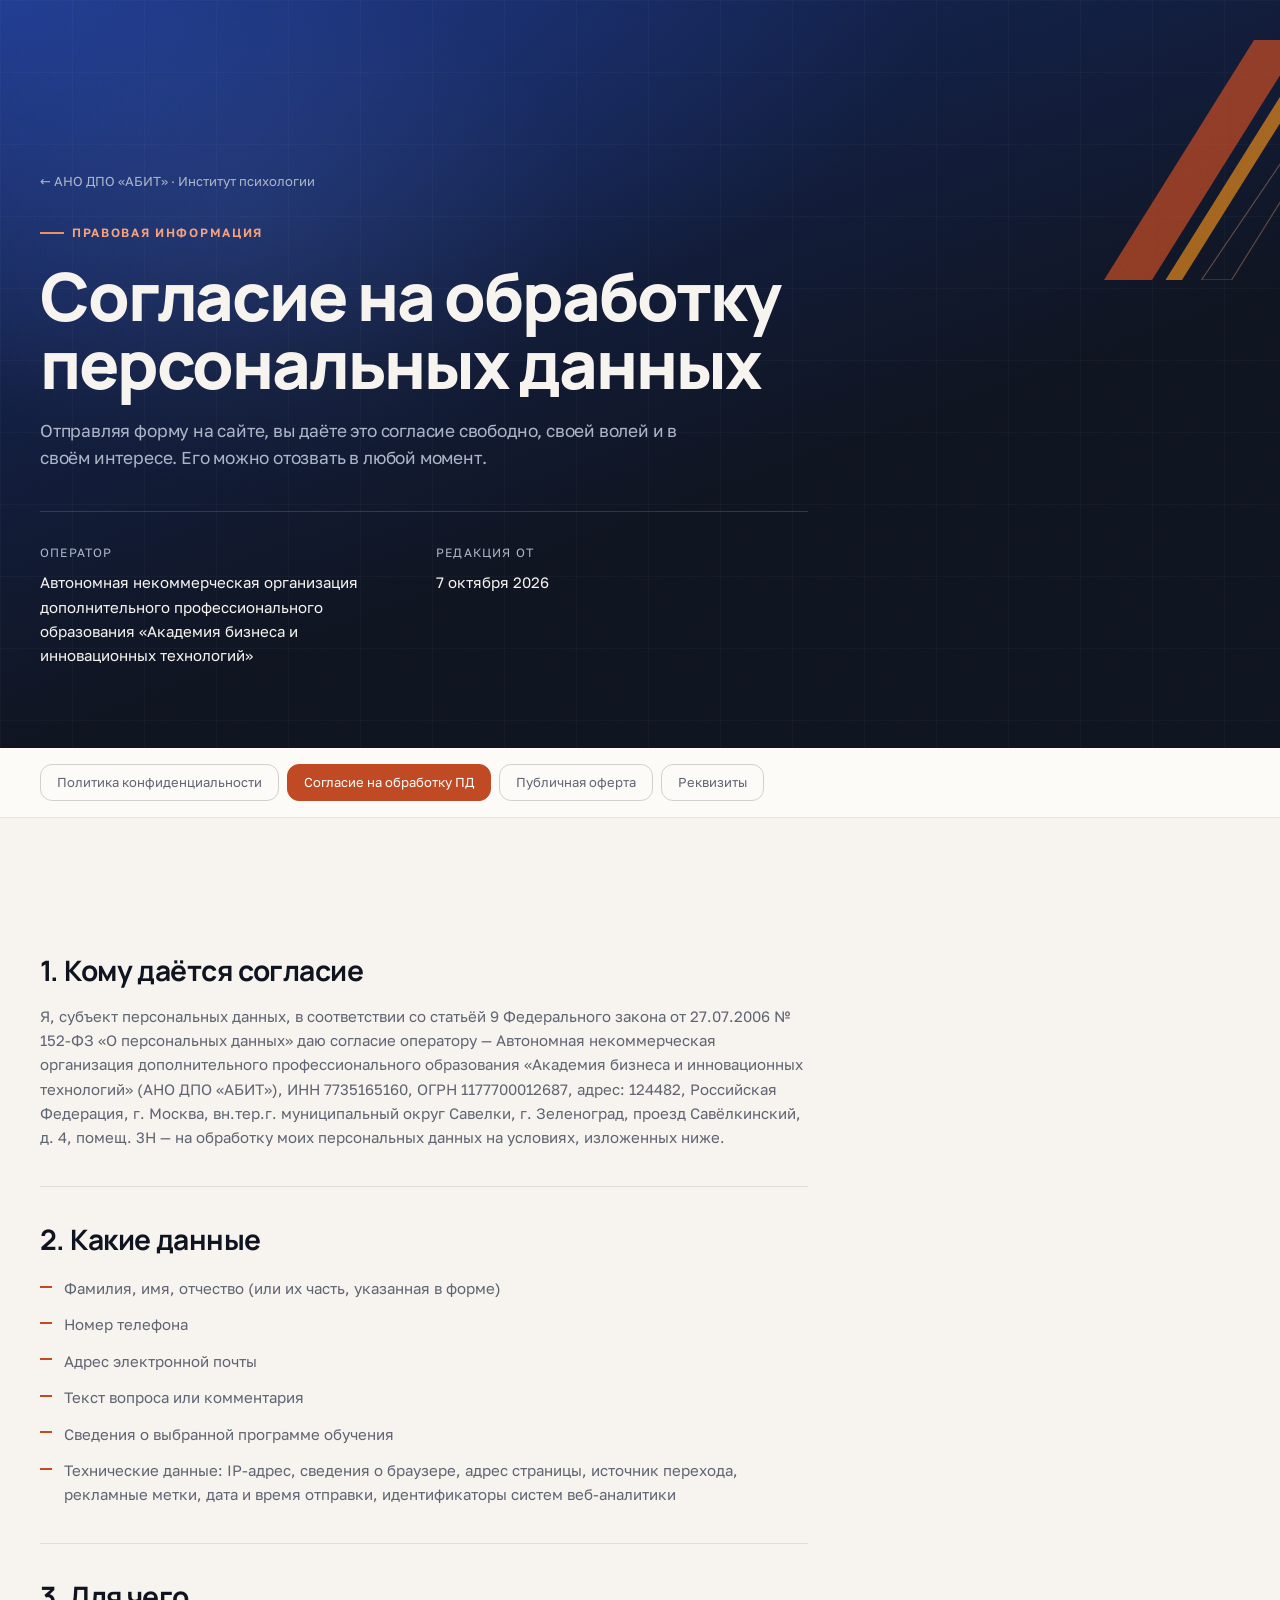
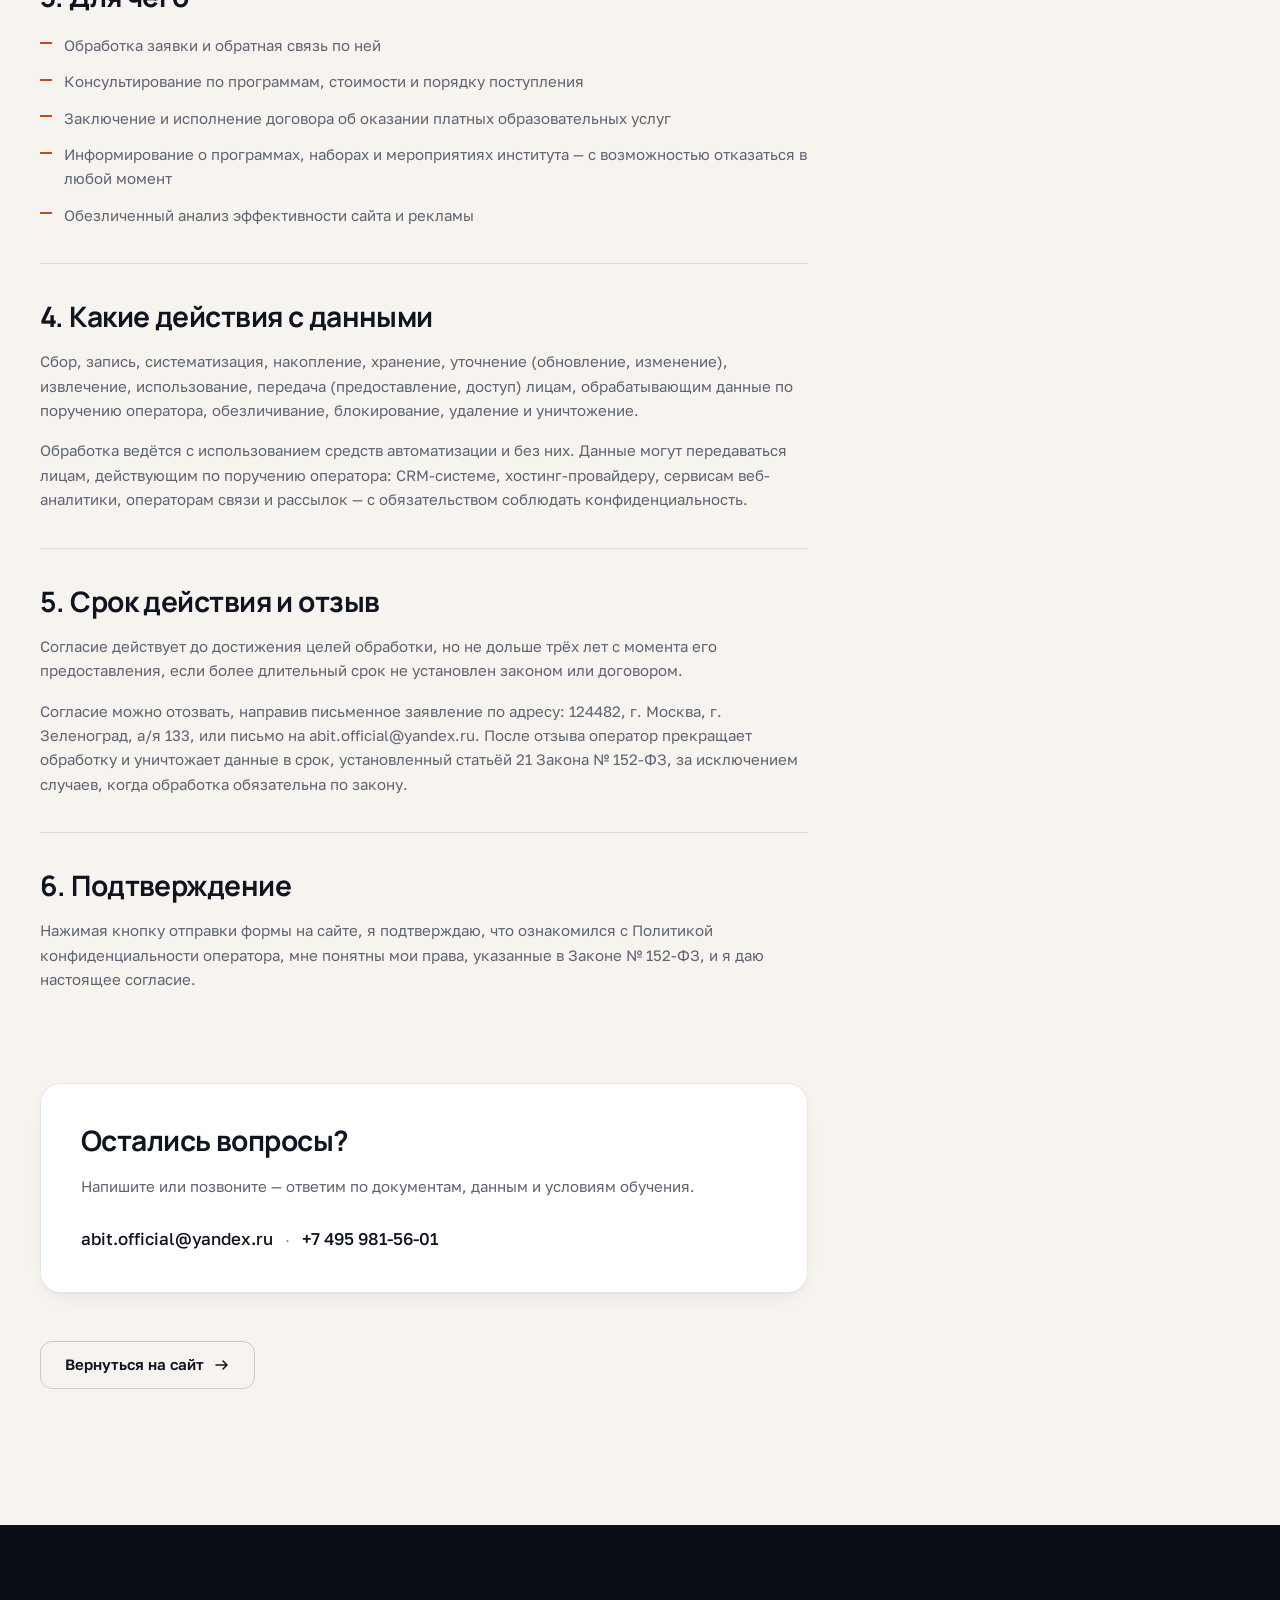
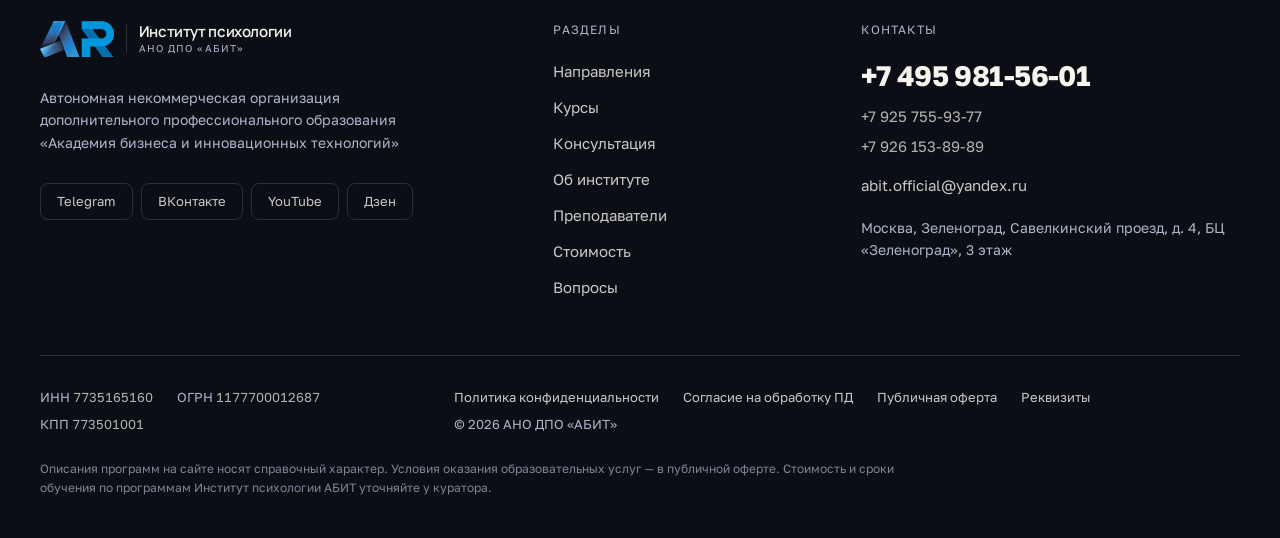
<file: abitpsy.ru/consent/index.html>
<!DOCTYPE html><html lang="ru"><head><meta charSet="utf-8"/><link rel="preconnect" href="../index.html" crossorigin=""/><meta name="viewport" content="width=device-width, initial-scale=1"/><link rel="preload" as="image" href="../_next/static/media/logo-ar.1ouoc7z3ee97n.webp"/><link rel="stylesheet" href="../_next/static/chunks/1mx0cpjjw2t5j.css" data-precedence="next"/><link rel="preload" as="script" fetchPriority="low" href="../_next/static/chunks/30rkezs3-j8uf.js"/><script src="../_next/static/chunks/27jktro2p5rq9.js" async=""></script><script src="../_next/static/chunks/31iarpvmym1z2.js" async=""></script><script src="../_next/static/chunks/3n2n0kdz7qf-n.js" async=""></script><script src="../_next/static/chunks/turbopack-3ojynd9wqpy-c.js" async=""></script><script src="../_next/static/chunks/360qox18laca2.js" async=""></script><script src="../_next/static/chunks/3wunvy5y4n5jx.js" async=""></script><script src="../_next/static/chunks/05-c3ty_6dwfk.js" async=""></script><script src="../_next/static/chunks/14mrh2-p_w84d.js" async=""></script><script src="../_next/static/chunks/08sg4p-9erkyi.js" async=""></script><meta name="theme-color" content="#0f1420"/><title>Согласие на обработку персональных данных | Институт психологии АБИТ</title><meta name="description" content="Отправляя форму на сайте, вы даёте это согласие свободно, своей волей и в своём интересе. Его можно отозвать в любой момент."/><meta name="author" content="АНО ДПО «АБИТ»"/><meta name="keywords" content="институт психологии,обучение на психолога Москва,профессиональная переподготовка психолог,заочное обучение психологии,психологическое консультирование,курсы психологии,ДПО психология"/><meta name="robots" content="index, follow"/><meta name="googlebot" content="index, follow, max-video-preview:-1, max-image-preview:large, max-snippet:-1"/><link rel="canonical" href="index.html"/><meta property="og:title" content="Институт психологии АБИТ — обучение на психолога в Москве"/><meta property="og:description" content="Институт психологии АНО ДПО «АБИТ»: 20 программ переподготовки и повышения квалификации психологов. Заочное обучение с очными встречами в Москве, от 340 часов, диплом установленного образца."/><meta property="og:url" content="https://abitpsy.ru/"/><meta property="og:site_name" content="Институт психологии АБИТ"/><meta property="og:locale" content="ru_RU"/><meta property="og:image" content="https://abitpsy.ru/opengraph-image?700d8714ed6a86f3"/><meta property="og:image:type" content="image/png"/><meta property="og:image:width" content="1200"/><meta property="og:image:height" content="630"/><meta property="og:image:alt" content="Институт психологии АБИТ — АНО ДПО «АБИТ»"/><meta property="og:type" content="website"/><meta name="twitter:card" content="summary_large_image"/><meta name="twitter:title" content="Институт психологии АБИТ — обучение на психолога в Москве"/><meta name="twitter:description" content="Институт психологии АНО ДПО «АБИТ»: 20 программ переподготовки и повышения квалификации психологов. Заочное обучение с очными встречами в Москве, от 340 часов, диплом установленного образца."/><meta name="twitter:image" content="https://abitpsy.ru/twitter-image?4f4655fc634eec0c"/><meta name="twitter:image:alt" content="Институт психологии АБИТ — АНО ДПО «АБИТ»"/><meta name="twitter:image:type" content="image/png"/><meta name="twitter:image:width" content="1200"/><meta name="twitter:image:height" content="630"/><link rel="icon" href="../favicon.ico%3Ffavicon.2ek0vo2g967vw.ico" sizes="256x256" type="image/x-icon"/><link rel="icon" href="../icon.png%3Ficon.30zxnfl1invyp.png" sizes="512x512" type="image/png"/><link rel="apple-touch-icon" href="../apple-icon.png%3Fapple-icon.1skf9jua35j_v.png" sizes="180x180" type="image/png"/><script src="../_next/static/chunks/0cz1d0mv5g_q7.js" noModule=""></script></head><body class="antialiased"><div hidden=""><!--$--><!--/$--></div><script type="application/ld+json">{"@context":"https://schema.org","@type":"EducationalOrganization","@id":"https://abitpsy.ru/#organization","name":"Институт психологии АБИТ","legalName":"Автономная некоммерческая организация дополнительного профессионального образования «Академия бизнеса и инновационных технологий»","alternateName":["АБИТ","АНО ДПО «АБИТ»"],"url":"https://abitpsy.ru","logo":{"@type":"ImageObject","url":"https://abitpsy.ru/icon.png","width":512,"height":512},"image":"https://abitpsy.ru/icon.png","description":"Институт психологии АНО ДПО «АБИТ»: 20 программ переподготовки и повышения квалификации психологов. Заочное обучение с очными встречами в Москве, от 340 часов, диплом установленного образца.","telephone":"+7 495 981-56-01","email":"abit.official@yandex.ru","address":{"@type":"PostalAddress","streetAddress":"Савелкинский проезд, д. 4","addressLocality":"Зеленоград, Москва","postalCode":"124482","addressCountry":"RU"},"taxID":"7735165160","areaServed":"RU"}</script><script type="application/ld+json">{"@context":"https://schema.org","@type":"WebSite","@id":"https://abitpsy.ru/#website","url":"https://abitpsy.ru","name":"Институт психологии АБИТ","inLanguage":"ru-RU","publisher":{"@id":"https://abitpsy.ru/#organization"}}</script><script type="application/ld+json">{"@context":"https://schema.org","@type":"Course","name":"Психологическое консультирование и психодиагностика","description":"Профессиональная переподготовка в АНО ДПО «АБИТ»: 468 часов, заочно с очными встречами в Москве. Диплом с квалификацией «Психолог-консультант».","provider":{"@id":"https://abitpsy.ru/#organization"},"url":"https://abitpsy.ru","educationalCredentialAwarded":"Диплом о профессиональной переподготовке с квалификацией «Психолог-консультант»","timeRequired":"P30W","hasCourseInstance":{"@type":"CourseInstance","courseMode":"blended","courseWorkload":"PT468H","location":{"@type":"Place","name":"АНО ДПО «АБИТ»","address":"Москва, Зеленоград, Савелкинский проезд, д. 4, БЦ «Зеленоград», 3 этаж"}},"offers":{"@type":"Offer","price":105000,"priceCurrency":"RUB","category":"Профессиональная переподготовка"}}</script><main class="bg-paper-100"><section class="grain starfield bg-brand relative overflow-hidden pt-[4.5rem] lg:pt-[5.5rem]"><div aria-hidden="true" class="grid-lines pointer-events-none absolute inset-0 opacity-60"></div><svg viewBox="0 0 320 320" fill="none" aria-hidden="true" class="pointer-events-none select-none absolute top-10 -right-16 hidden w-[15rem] opacity-80 lg:block"><path d="M200 0h64L64 320H0Z" fill="var(--color-accent-500)" opacity="0.9"></path><path d="M282 0h22L104 320H82Z" fill="var(--color-signal-500)" opacity="0.85"></path><path d="M320 40v40L170 320h-40Z" stroke="var(--color-accent-200)" stroke-opacity="0.45" stroke-width="1.5"></path></svg><div class="container-page relative py-14 lg:py-20"><a class="link-underline text-[0.8125rem] text-content-inverse-muted transition-colors hover:text-paper-100" href="../index.html">← <!-- -->АНО ДПО «АБИТ»<!-- --> · Институт психологии</a><p class="eyebrow mt-8 flex w-fit text-accent-200"><span class="h-0.5 w-6 bg-accent-400"></span>Правовая информация</p><h1 class="mt-5 max-w-4xl text-display-lg text-balance text-paper-100">Согласие на обработку персональных данных</h1><p class="mt-5 max-w-2xl text-lead text-content-inverse-muted">Отправляя форму на сайте, вы даёте это согласие свободно, своей волей и в своём интересе. Его можно отозвать в любой момент.</p><dl class="mt-10 grid gap-6 border-t border-line-inverse pt-8 sm:grid-cols-2 lg:max-w-3xl"><div><dt class="text-[0.75rem] tracking-[0.1em] text-content-inverse-muted uppercase">Оператор</dt><dd class="mt-2 text-[0.9375rem] leading-relaxed text-paper-100">Автономная некоммерческая организация дополнительного профессионального образования «Академия бизнеса и инновационных технологий»</dd></div><div><dt class="text-[0.75rem] tracking-[0.1em] text-content-inverse-muted uppercase">Редакция от</dt><dd class="mt-2 text-[0.9375rem] leading-relaxed text-paper-100">7 октября 2026</dd></div></dl></div></section><nav aria-label="Правовые документы" class="border-b border-line bg-paper-50"><div class="container-page scrollbar-none flex gap-2 overflow-x-auto py-4"><a class="shrink-0 rounded-[var(--radius-control)] border px-4 py-2 text-[0.8125rem] whitespace-nowrap transition-colors border-line-strong text-content-muted hover:border-ink-900 hover:text-ink-900" href="../privacy/index.html">Политика конфиденциальности</a><a aria-current="page" class="shrink-0 rounded-[var(--radius-control)] border px-4 py-2 text-[0.8125rem] whitespace-nowrap transition-colors border-accent-500 bg-accent-500 text-white" href="index.html">Согласие на обработку ПД</a><a class="shrink-0 rounded-[var(--radius-control)] border px-4 py-2 text-[0.8125rem] whitespace-nowrap transition-colors border-line-strong text-content-muted hover:border-ink-900 hover:text-ink-900" href="../offer/index.html">Публичная оферта</a><a class="shrink-0 rounded-[var(--radius-control)] border px-4 py-2 text-[0.8125rem] whitespace-nowrap transition-colors border-line-strong text-content-muted hover:border-ink-900 hover:text-ink-900" href="../requisites/index.html">Реквизиты</a></div></nav><section class="section-y"><div class="container-page"><div class="max-w-3xl"><article class="border-b border-line py-9 first:pt-0 last:border-b-0"><h2 class="text-display-sm text-ink-900">1. Кому даётся согласие</h2><p class="mt-4 text-[0.9375rem] leading-relaxed text-content-muted">Я, субъект персональных данных, в соответствии со статьёй 9 Федерального закона от 27.07.2006 № 152-ФЗ «О персональных данных» даю согласие оператору — Автономная некоммерческая организация дополнительного профессионального образования «Академия бизнеса и инновационных технологий» (АНО ДПО «АБИТ»), ИНН 7735165160, ОГРН 1177700012687, адрес: 124482, Российская Федерация, г. Москва, вн.тер.г. муниципальный округ Савелки, г. Зеленоград, проезд Савёлкинский, д. 4, помещ. 3Н — на обработку моих персональных данных на условиях, изложенных ниже.</p></article><article class="border-b border-line py-9 first:pt-0 last:border-b-0"><h2 class="text-display-sm text-ink-900">2. Какие данные</h2><ul class="mt-5 space-y-3"><li class="flex items-start gap-3"><span aria-hidden="true" class="mt-[0.6rem] h-0.5 w-3 shrink-0 bg-accent-500"></span><span class="text-[0.9375rem] leading-relaxed text-content-muted">Фамилия, имя, отчество (или их часть, указанная в форме)</span></li><li class="flex items-start gap-3"><span aria-hidden="true" class="mt-[0.6rem] h-0.5 w-3 shrink-0 bg-accent-500"></span><span class="text-[0.9375rem] leading-relaxed text-content-muted">Номер телефона</span></li><li class="flex items-start gap-3"><span aria-hidden="true" class="mt-[0.6rem] h-0.5 w-3 shrink-0 bg-accent-500"></span><span class="text-[0.9375rem] leading-relaxed text-content-muted">Адрес электронной почты</span></li><li class="flex items-start gap-3"><span aria-hidden="true" class="mt-[0.6rem] h-0.5 w-3 shrink-0 bg-accent-500"></span><span class="text-[0.9375rem] leading-relaxed text-content-muted">Текст вопроса или комментария</span></li><li class="flex items-start gap-3"><span aria-hidden="true" class="mt-[0.6rem] h-0.5 w-3 shrink-0 bg-accent-500"></span><span class="text-[0.9375rem] leading-relaxed text-content-muted">Сведения о выбранной программе обучения</span></li><li class="flex items-start gap-3"><span aria-hidden="true" class="mt-[0.6rem] h-0.5 w-3 shrink-0 bg-accent-500"></span><span class="text-[0.9375rem] leading-relaxed text-content-muted">Технические данные: IP-адрес, сведения о браузере, адрес страницы, источник перехода, рекламные метки, дата и время отправки, идентификаторы систем веб-аналитики</span></li></ul></article><article class="border-b border-line py-9 first:pt-0 last:border-b-0"><h2 class="text-display-sm text-ink-900">3. Для чего</h2><ul class="mt-5 space-y-3"><li class="flex items-start gap-3"><span aria-hidden="true" class="mt-[0.6rem] h-0.5 w-3 shrink-0 bg-accent-500"></span><span class="text-[0.9375rem] leading-relaxed text-content-muted">Обработка заявки и обратная связь по ней</span></li><li class="flex items-start gap-3"><span aria-hidden="true" class="mt-[0.6rem] h-0.5 w-3 shrink-0 bg-accent-500"></span><span class="text-[0.9375rem] leading-relaxed text-content-muted">Консультирование по программам, стоимости и порядку поступления</span></li><li class="flex items-start gap-3"><span aria-hidden="true" class="mt-[0.6rem] h-0.5 w-3 shrink-0 bg-accent-500"></span><span class="text-[0.9375rem] leading-relaxed text-content-muted">Заключение и исполнение договора об оказании платных образовательных услуг</span></li><li class="flex items-start gap-3"><span aria-hidden="true" class="mt-[0.6rem] h-0.5 w-3 shrink-0 bg-accent-500"></span><span class="text-[0.9375rem] leading-relaxed text-content-muted">Информирование о программах, наборах и мероприятиях института — с возможностью отказаться в любой момент</span></li><li class="flex items-start gap-3"><span aria-hidden="true" class="mt-[0.6rem] h-0.5 w-3 shrink-0 bg-accent-500"></span><span class="text-[0.9375rem] leading-relaxed text-content-muted">Обезличенный анализ эффективности сайта и рекламы</span></li></ul></article><article class="border-b border-line py-9 first:pt-0 last:border-b-0"><h2 class="text-display-sm text-ink-900">4. Какие действия с данными</h2><p class="mt-4 text-[0.9375rem] leading-relaxed text-content-muted">Сбор, запись, систематизация, накопление, хранение, уточнение (обновление, изменение), извлечение, использование, передача (предоставление, доступ) лицам, обрабатывающим данные по поручению оператора, обезличивание, блокирование, удаление и уничтожение.</p><p class="mt-4 text-[0.9375rem] leading-relaxed text-content-muted">Обработка ведётся с использованием средств автоматизации и без них. Данные могут передаваться лицам, действующим по поручению оператора: CRM-системе, хостинг-провайдеру, сервисам веб-аналитики, операторам связи и рассылок — с обязательством соблюдать конфиденциальность.</p></article><article class="border-b border-line py-9 first:pt-0 last:border-b-0"><h2 class="text-display-sm text-ink-900">5. Срок действия и отзыв</h2><p class="mt-4 text-[0.9375rem] leading-relaxed text-content-muted">Согласие действует до достижения целей обработки, но не дольше трёх лет с момента его предоставления, если более длительный срок не установлен законом или договором.</p><p class="mt-4 text-[0.9375rem] leading-relaxed text-content-muted">Согласие можно отозвать, направив письменное заявление по адресу: 124482, г. Москва, г. Зеленоград, а/я 133, или письмо на abit.official@yandex.ru. После отзыва оператор прекращает обработку и уничтожает данные в срок, установленный статьёй 21 Закона № 152-ФЗ, за исключением случаев, когда обработка обязательна по закону.</p></article><article class="border-b border-line py-9 first:pt-0 last:border-b-0"><h2 class="text-display-sm text-ink-900">6. Подтверждение</h2><p class="mt-4 text-[0.9375rem] leading-relaxed text-content-muted">Нажимая кнопку отправки формы на сайте, я подтверждаю, что ознакомился с Политикой конфиденциальности оператора, мне понятны мои права, указанные в Законе № 152-ФЗ, и я даю настоящее согласие.</p></article></div><div class="mt-14 max-w-3xl rounded-card-lg border border-line bg-surface-raised p-8 shadow-card md:p-10"><h2 class="text-display-sm text-ink-900">Остались вопросы?</h2><p class="mt-4 text-[0.9375rem] leading-relaxed text-content-muted">Напишите или позвоните — ответим по документам, данным и условиям обучения.</p><div class="mt-7 flex flex-col gap-3 sm:flex-row sm:items-center"><a href="mailto:abit.official@yandex.ru" class="link-underline text-[1.0625rem] font-medium text-ink-900">abit.official@yandex.ru</a><span aria-hidden="true" class="hidden text-content-subtle sm:inline">·</span><a href="tel:+74959815601" class="link-underline text-[1.0625rem] font-medium text-ink-900">+7 495 981-56-01</a></div></div><div class="mt-12"><a class="group relative inline-flex items-center justify-center gap-2.5 rounded-[var(--radius-control)] font-semibold whitespace-nowrap transition-all duration-300 ease-[var(--ease-out-quint)] disabled:pointer-events-none disabled:opacity-50 active:scale-[0.98] border border-line-strong text-ink-900 hover:border-ink-900 hover:bg-ink-900 hover:text-paper-100 h-12 px-6 text-[0.9375rem]" href="../index.html">Вернуться на сайт<svg viewBox="0 0 16 16" fill="none" aria-hidden="true" class="size-4 shrink-0 transition-transform duration-300 ease-[var(--ease-out-quint)] group-hover:translate-x-1"><path d="M2 8h11M9 4l4 4-4 4" stroke="currentColor" stroke-width="1.5" stroke-linecap="round" stroke-linejoin="round"></path></svg></a></div></div></section></main><footer class="grain relative bg-ink-950 pt-16 pb-10 lg:pt-24"><div class="container-page relative"><div class="grid gap-12 lg:grid-cols-12 lg:gap-8"><div class="lg:col-span-5"><span class="group inline-flex items-center gap-3"><img alt="АБИТ" width="540" height="264" decoding="async" data-nimg="1" class="h-8 w-auto transition-opacity duration-300 group-hover:opacity-85 md:h-9 brightness-110" style="color:transparent" src="../_next/static/media/logo-ar.1ouoc7z3ee97n.webp"/><span class="hidden flex-col leading-none border-l pl-3 sm:flex border-line-inverse"><span class="font-display text-[0.9375rem] font-semibold tracking-tight text-paper-100">Институт психологии</span><span class="mt-1 text-[0.625rem] tracking-[0.11em] uppercase text-content-inverse-muted">АНО ДПО «АБИТ»</span></span></span><p class="mt-6 max-w-sm text-[0.875rem] leading-relaxed text-content-inverse-muted">Автономная некоммерческая организация дополнительного профессионального образования «Академия бизнеса и инновационных технологий»</p><ul class="mt-7 flex flex-wrap gap-2"><li><a href="https://t.me/" target="_blank" rel="noopener noreferrer" class="inline-flex rounded-lg border border-line-inverse px-4 py-2 text-[0.8125rem] text-paper-100/80 transition-colors hover:border-paper-100 hover:text-paper-100">Telegram</a></li><li><a href="https://vk.com/" target="_blank" rel="noopener noreferrer" class="inline-flex rounded-lg border border-line-inverse px-4 py-2 text-[0.8125rem] text-paper-100/80 transition-colors hover:border-paper-100 hover:text-paper-100">ВКонтакте</a></li><li><a href="https://youtube.com/" target="_blank" rel="noopener noreferrer" class="inline-flex rounded-lg border border-line-inverse px-4 py-2 text-[0.8125rem] text-paper-100/80 transition-colors hover:border-paper-100 hover:text-paper-100">YouTube</a></li><li><a href="https://dzen.ru/" target="_blank" rel="noopener noreferrer" class="inline-flex rounded-lg border border-line-inverse px-4 py-2 text-[0.8125rem] text-paper-100/80 transition-colors hover:border-paper-100 hover:text-paper-100">Дзен</a></li></ul></div><nav aria-label="Навигация в подвале" class="lg:col-span-3"><p class="text-[0.75rem] tracking-[0.1em] text-content-inverse-muted uppercase">Разделы</p><ul class="mt-5 space-y-3"><li><a href="../index.html#catalog" class="link-underline text-[0.9375rem] text-paper-100/80 transition-colors hover:text-paper-100">Направления</a></li><li><a href="../index.html#courses" class="link-underline text-[0.9375rem] text-paper-100/80 transition-colors hover:text-paper-100">Курсы</a></li><li><a href="../index.html#consultation" class="link-underline text-[0.9375rem] text-paper-100/80 transition-colors hover:text-paper-100">Консультация</a></li><li><a href="../index.html#about" class="link-underline text-[0.9375rem] text-paper-100/80 transition-colors hover:text-paper-100">Об институте</a></li><li><a href="../index.html#director" class="link-underline text-[0.9375rem] text-paper-100/80 transition-colors hover:text-paper-100">Преподаватели</a></li><li><a href="../index.html#pricing" class="link-underline text-[0.9375rem] text-paper-100/80 transition-colors hover:text-paper-100">Стоимость</a></li><li><a href="../index.html#faq" class="link-underline text-[0.9375rem] text-paper-100/80 transition-colors hover:text-paper-100">Вопросы</a></li></ul></nav><div class="lg:col-span-4"><p class="text-[0.75rem] tracking-[0.1em] text-content-inverse-muted uppercase">Контакты</p><a href="tel:+74959815601" class="mt-5 block text-display-sm text-paper-100 transition-colors hover:text-accent-200">+7 495 981-56-01</a><ul class="mt-3 space-y-1.5"><li><a href="tel:+79257559377" class="link-underline text-[0.9375rem] text-paper-100/70">+7 925 755-93-77</a></li><li><a href="tel:+79261538989" class="link-underline text-[0.9375rem] text-paper-100/70">+7 926 153-89-89</a></li></ul><a href="mailto:abit.official@yandex.ru" class="link-underline mt-4 inline-block text-[0.9375rem] text-paper-100/80">abit.official@yandex.ru</a><p class="mt-5 text-[0.875rem] leading-relaxed text-content-inverse-muted">Москва, Зеленоград, Савелкинский проезд, д. 4, БЦ «Зеленоград», 3 этаж</p></div></div><div class="mt-14 flex flex-col gap-6 border-t border-line-inverse pt-8 lg:flex-row lg:items-center lg:justify-between"><ul class="flex flex-wrap gap-x-6 gap-y-2"><li class="text-[0.8125rem] text-content-inverse-muted">ИНН<!-- --> <span class="tnum text-paper-100/70">7735165160</span></li><li class="text-[0.8125rem] text-content-inverse-muted">ОГРН<!-- --> <span class="tnum text-paper-100/70">1177700012687</span></li><li class="text-[0.8125rem] text-content-inverse-muted">КПП<!-- --> <span class="tnum text-paper-100/70">773501001</span></li></ul><div class="flex flex-wrap items-center gap-x-6 gap-y-2"><a class="link-underline text-[0.8125rem] text-paper-100/80 transition-colors hover:text-paper-100" href="../privacy/index.html">Политика конфиденциальности</a><a class="link-underline text-[0.8125rem] text-paper-100/80 transition-colors hover:text-paper-100" href="index.html">Согласие на обработку ПД</a><a class="link-underline text-[0.8125rem] text-paper-100/80 transition-colors hover:text-paper-100" href="../offer/index.html">Публичная оферта</a><a class="link-underline text-[0.8125rem] text-paper-100/80 transition-colors hover:text-paper-100" href="../requisites/index.html">Реквизиты</a><p class="text-[0.8125rem] text-content-inverse-muted">© <!-- -->2026<!-- --> <!-- -->АНО ДПО «АБИТ»</p></div></div><p class="mt-6 max-w-4xl text-[0.75rem] leading-relaxed text-content-inverse-muted/70">Описания программ на сайте носят справочный характер. Условия оказания образовательных услуг — в<!-- --> <a class="link-underline" href="../offer/index.html">публичной оферте</a>. Стоимость и сроки обучения по программам <!-- -->Институт психологии АБИТ<!-- --> уточняйте у куратора.</p></div></footer><!--$--><!--/$--><script src="../_next/static/chunks/30rkezs3-j8uf.js" id="_R_" async=""></script><script>(self.__next_f=self.__next_f||[]).push([0])</script><script>self.__next_f.push([1,"1:\"$Sreact.fragment\"\n2:I[90542,[\"/_next/static/chunks/360qox18laca2.js\",\"/_next/static/chunks/3wunvy5y4n5jx.js\"],\"LeadDialogProvider\"]\n3:I[39756,[\"/_next/static/chunks/05-c3ty_6dwfk.js\",\"/_next/static/chunks/14mrh2-p_w84d.js\"],\"default\"]\n4:I[37457,[\"/_next/static/chunks/05-c3ty_6dwfk.js\",\"/_next/static/chunks/14mrh2-p_w84d.js\"],\"default\"]\nc:I[68027,[\"/_next/static/chunks/360qox18laca2.js\",\"/_next/static/chunks/3wunvy5y4n5jx.js\"],\"default\",1]\n:HL[\"/_next/static/chunks/1mx0cpjjw2t5j.css\",\"style\"]\n:HC[\"/\",\"\"]\n"])</script><script>self.__next_f.push([1,"0:{\"P\":null,\"c\":[\"\",\"consent\",\"\"],\"q\":\"\",\"i\":false,\"f\":[[[\"\",{\"children\":[\"consent\",{\"children\":[\"__PAGE__\",{}]}]},\"$undefined\",\"$undefined\",16],[[\"$\",\"$1\",\"c\",{\"children\":[[[\"$\",\"link\",\"0\",{\"rel\":\"stylesheet\",\"href\":\"/_next/static/chunks/1mx0cpjjw2t5j.css\",\"precedence\":\"next\",\"crossOrigin\":\"$undefined\",\"nonce\":\"$undefined\"}],[\"$\",\"script\",\"script-0\",{\"src\":\"/_next/static/chunks/360qox18laca2.js\",\"async\":true,\"nonce\":\"$undefined\"}],[\"$\",\"script\",\"script-1\",{\"src\":\"/_next/static/chunks/3wunvy5y4n5jx.js\",\"async\":true,\"nonce\":\"$undefined\"}]],[\"$\",\"html\",null,{\"lang\":\"ru\",\"children\":[\"$\",\"body\",null,{\"className\":\"antialiased\",\"children\":[[[\"$\",\"script\",\"0\",{\"type\":\"application/ld+json\",\"dangerouslySetInnerHTML\":{\"__html\":\"{\\\"@context\\\":\\\"https://schema.org\\\",\\\"@type\\\":\\\"EducationalOrganization\\\",\\\"@id\\\":\\\"https://abitpsy.ru/#organization\\\",\\\"name\\\":\\\"Институт психологии АБИТ\\\",\\\"legalName\\\":\\\"Автономная некоммерческая организация дополнительного профессионального образования «Академия бизнеса и инновационных технологий»\\\",\\\"alternateName\\\":[\\\"АБИТ\\\",\\\"АНО ДПО «АБИТ»\\\"],\\\"url\\\":\\\"https://abitpsy.ru\\\",\\\"logo\\\":{\\\"@type\\\":\\\"ImageObject\\\",\\\"url\\\":\\\"https://abitpsy.ru/icon.png\\\",\\\"width\\\":512,\\\"height\\\":512},\\\"image\\\":\\\"https://abitpsy.ru/icon.png\\\",\\\"description\\\":\\\"Институт психологии АНО ДПО «АБИТ»: 20 программ переподготовки и повышения квалификации психологов. Заочное обучение с очными встречами в Москве, от 340 часов, диплом установленного образца.\\\",\\\"telephone\\\":\\\"+7 495 981-56-01\\\",\\\"email\\\":\\\"abit.official@yandex.ru\\\",\\\"address\\\":{\\\"@type\\\":\\\"PostalAddress\\\",\\\"streetAddress\\\":\\\"Савелкинский проезд, д. 4\\\",\\\"addressLocality\\\":\\\"Зеленоград, Москва\\\",\\\"postalCode\\\":\\\"124482\\\",\\\"addressCountry\\\":\\\"RU\\\"},\\\"taxID\\\":\\\"7735165160\\\",\\\"areaServed\\\":\\\"RU\\\"}\"}}],[\"$\",\"script\",\"1\",{\"type\":\"application/ld+json\",\"dangerouslySetInnerHTML\":{\"__html\":\"{\\\"@context\\\":\\\"https://schema.org\\\",\\\"@type\\\":\\\"WebSite\\\",\\\"@id\\\":\\\"https://abitpsy.ru/#website\\\",\\\"url\\\":\\\"https://abitpsy.ru\\\",\\\"name\\\":\\\"Институт психологии АБИТ\\\",\\\"inLanguage\\\":\\\"ru-RU\\\",\\\"publisher\\\":{\\\"@id\\\":\\\"https://abitpsy.ru/#organization\\\"}}\"}}],[\"$\",\"script\",\"2\",{\"type\":\"application/ld+json\",\"dangerouslySetInnerHTML\":{\"__html\":\"{\\\"@context\\\":\\\"https://schema.org\\\",\\\"@type\\\":\\\"Course\\\",\\\"name\\\":\\\"Психологическое консультирование и психодиагностика\\\",\\\"description\\\":\\\"Профессиональная переподготовка в АНО ДПО «АБИТ»: 468 часов, заочно с очными встречами в Москве. Диплом с квалификацией «Психолог-консультант».\\\",\\\"provider\\\":{\\\"@id\\\":\\\"https://abitpsy.ru/#organization\\\"},\\\"url\\\":\\\"https://abitpsy.ru\\\",\\\"educationalCredentialAwarded\\\":\\\"Диплом о профессиональной переподготовке с квалификацией «Психолог-консультант»\\\",\\\"timeRequired\\\":\\\"P30W\\\",\\\"hasCourseInstance\\\":{\\\"@type\\\":\\\"CourseInstance\\\",\\\"courseMode\\\":\\\"blended\\\",\\\"courseWorkload\\\":\\\"PT468H\\\",\\\"location\\\":{\\\"@type\\\":\\\"Place\\\",\\\"name\\\":\\\"АНО ДПО «АБИТ»\\\",\\\"address\\\":\\\"Москва, Зеленоград, Савелкинский проезд, д. 4, БЦ «Зеленоград», 3 этаж\\\"}},\\\"offers\\\":{\\\"@type\\\":\\\"Offer\\\",\\\"price\\\":105000,\\\"priceCurrency\\\":\\\"RUB\\\",\\\"category\\\":\\\"Профессиональная переподготовка\\\"}}\"}}]],[\"$\",\"$L2\",null,{\"children\":[\"$\",\"$L3\",null,{\"parallelRouterKey\":\"children\",\"error\":\"$undefined\",\"errorStyles\":\"$undefined\",\"errorScripts\":\"$undefined\",\"template\":[\"$\",\"$L4\",null,{}],\"templateStyles\":\"$undefined\",\"templateScripts\":\"$undefined\",\"notFound\":[[[\"$\",\"title\",null,{\"children\":\"404: This page could not be found.\"}],[\"$\",\"div\",null,{\"style\":{\"fontFamily\":\"system-ui,\\\"Segoe UI\\\",Roboto,Helvetica,Arial,sans-serif,\\\"Apple Color Emoji\\\",\\\"Segoe UI Emoji\\\"\",\"height\":\"100vh\",\"textAlign\":\"center\",\"display\":\"flex\",\"flexDirection\":\"column\",\"alignItems\":\"center\",\"justifyContent\":\"center\"},\"children\":[\"$\",\"div\",null,{\"children\":[[\"$\",\"style\",null,{\"dangerouslySetInnerHTML\":{\"__html\":\"body{color:#000;background:#fff;margin:0}.next-error-h1{border-right:1px solid rgba(0,0,0,.3)}@media (prefers-color-scheme:dark){body{color:#fff;background:#000}.next-error-h1{border-right:1px solid rgba(255,255,255,.3)}}\"}}],\"$L5\",\"$L6\"]}]}]],[]],\"forbidden\":\"$undefined\",\"unauthorized\":\"$undefined\"}]}],\"$L7\"]}]}]]}],{\"children\":[\"$L8\",{\"children\":[\"$L9\",{},null,false,null]},null,false,\"$@a\"]},null,false,null],\"$Lb\",false]],\"m\":\"$undefined\",\"G\":[\"$c\",[\"$Ld\"]],\"S\":true,\"h\":null,\"s\":\"$undefined\",\"l\":\"$undefined\",\"p\":\"$undefined\",\"d\":\"$undefined\",\"b\":\"nvHYQnfTCB2BARMKMv6Y1\"}\n"])</script><script>self.__next_f.push([1,"e:I[98262,[\"/_next/static/chunks/360qox18laca2.js\",\"/_next/static/chunks/3wunvy5y4n5jx.js\"],\"Metrika\"]\nf:I[22016,[\"/_next/static/chunks/360qox18laca2.js\",\"/_next/static/chunks/3wunvy5y4n5jx.js\",\"/_next/static/chunks/08sg4p-9erkyi.js\"],\"\"]\n17:I[97367,[\"/_next/static/chunks/05-c3ty_6dwfk.js\",\"/_next/static/chunks/14mrh2-p_w84d.js\"],\"ViewportBoundary\"]\n19:I[97367,[\"/_next/static/chunks/05-c3ty_6dwfk.js\",\"/_next/static/chunks/14mrh2-p_w84d.js\"],\"MetadataBoundary\"]\n1a:\"$Sreact.suspense\"\n5:[\"$\",\"h1\",null,{\"className\":\"next-error-h1\",\"style\":{\"display\":\"inline-block\",\"margin\":\"0 20px 0 0\",\"padding\":\"0 23px 0 0\",\"fontSize\":24,\"fontWeight\":500,\"verticalAlign\":\"top\",\"lineHeight\":\"49px\"},\"children\":404}]\n6:[\"$\",\"div\",null,{\"style\":{\"display\":\"inline-block\"},\"children\":[\"$\",\"h2\",null,{\"style\":{\"fontSize\":14,\"fontWeight\":400,\"lineHeight\":\"49px\",\"margin\":0},\"children\":\"This page could not be found.\"}]}]\n7:[\"$\",\"$Le\",null,{}]\n8:[\"$\",\"$1\",\"c\",{\"children\":[null,[\"$\",\"$L3\",null,{\"parallelRouterKey\":\"children\",\"error\":\"$undefined\",\"errorStyles\":\"$undefined\",\"errorScripts\":\"$undefined\",\"template\":[\"$\",\"$L4\",null,{}],\"templateStyles\":\"$undefined\",\"templateScripts\":\"$undefined\",\"notFound\":\"$undefined\",\"forbidden\":\"$undefined\",\"unauthorized\":\"$undefined\"}]]}]\n"])</script><script>self.__next_f.push([1,"9:[\"$\",\"$1\",\"c\",{\"children\":[[[\"$\",\"main\",null,{\"className\":\"bg-paper-100\",\"children\":[[\"$\",\"section\",null,{\"className\":\"grain starfield bg-brand relative overflow-hidden pt-[4.5rem] lg:pt-[5.5rem]\",\"children\":[[\"$\",\"div\",null,{\"aria-hidden\":\"true\",\"className\":\"grid-lines pointer-events-none absolute inset-0 opacity-60\"}],[\"$\",\"svg\",null,{\"viewBox\":\"0 0 320 320\",\"fill\":\"none\",\"aria-hidden\":\"true\",\"className\":\"pointer-events-none select-none absolute top-10 -right-16 hidden w-[15rem] opacity-80 lg:block\",\"children\":[[\"$\",\"path\",null,{\"d\":\"M200 0h64L64 320H0Z\",\"fill\":\"var(--color-accent-500)\",\"opacity\":\"0.9\"}],[\"$\",\"path\",null,{\"d\":\"M282 0h22L104 320H82Z\",\"fill\":\"var(--color-signal-500)\",\"opacity\":\"0.85\"}],[\"$\",\"path\",null,{\"d\":\"M320 40v40L170 320h-40Z\",\"stroke\":\"var(--color-accent-200)\",\"strokeOpacity\":\"0.45\",\"strokeWidth\":\"1.5\"}]]}],[\"$\",\"div\",null,{\"className\":\"container-page relative py-14 lg:py-20\",\"children\":[[\"$\",\"$Lf\",null,{\"href\":\"/\",\"className\":\"link-underline text-[0.8125rem] text-content-inverse-muted transition-colors hover:text-paper-100\",\"children\":[\"← \",\"АНО ДПО «АБИТ»\",\" · Институт психологии\"]}],[\"$\",\"p\",null,{\"className\":\"eyebrow mt-8 flex w-fit text-accent-200\",\"children\":[[\"$\",\"span\",null,{\"className\":\"h-0.5 w-6 bg-accent-400\"}],\"Правовая информация\"]}],[\"$\",\"h1\",null,{\"className\":\"mt-5 max-w-4xl text-display-lg text-balance text-paper-100\",\"children\":\"Согласие на обработку персональных данных\"}],[\"$\",\"p\",null,{\"className\":\"mt-5 max-w-2xl text-lead text-content-inverse-muted\",\"children\":\"Отправляя форму на сайте, вы даёте это согласие свободно, своей волей и в своём интересе. Его можно отозвать в любой момент.\"}],[\"$\",\"dl\",null,{\"className\":\"mt-10 grid gap-6 border-t border-line-inverse pt-8 sm:grid-cols-2 lg:max-w-3xl\",\"children\":[[\"$\",\"div\",\"Оператор\",{\"children\":[[\"$\",\"dt\",null,{\"className\":\"text-[0.75rem] tracking-[0.1em] text-content-inverse-muted uppercase\",\"children\":\"Оператор\"}],[\"$\",\"dd\",null,{\"className\":\"mt-2 text-[0.9375rem] leading-relaxed text-paper-100\",\"children\":\"Автономная некоммерческая организация дополнительного профессионального образования «Академия бизнеса и инновационных технологий»\"}]]}],[\"$\",\"div\",\"Редакция от\",{\"children\":[[\"$\",\"dt\",null,{\"className\":\"text-[0.75rem] tracking-[0.1em] text-content-inverse-muted uppercase\",\"children\":\"Редакция от\"}],[\"$\",\"dd\",null,{\"className\":\"mt-2 text-[0.9375rem] leading-relaxed text-paper-100\",\"children\":\"7 октября 2026\"}]]}]]}]]}]]}],[\"$\",\"nav\",null,{\"aria-label\":\"Правовые документы\",\"className\":\"border-b border-line bg-paper-50\",\"children\":[\"$\",\"div\",null,{\"className\":\"container-page scrollbar-none flex gap-2 overflow-x-auto py-4\",\"children\":[[\"$\",\"$Lf\",\"/privacy\",{\"href\":\"/privacy\",\"aria-current\":\"$undefined\",\"className\":\"shrink-0 rounded-[var(--radius-control)] border px-4 py-2 text-[0.8125rem] whitespace-nowrap transition-colors border-line-strong text-content-muted hover:border-ink-900 hover:text-ink-900\",\"children\":\"Политика конфиденциальности\"}],[\"$\",\"$Lf\",\"/consent\",{\"href\":\"/consent\",\"aria-current\":\"page\",\"className\":\"shrink-0 rounded-[var(--radius-control)] border px-4 py-2 text-[0.8125rem] whitespace-nowrap transition-colors border-accent-500 bg-accent-500 text-white\",\"children\":\"Согласие на обработку ПД\"}],[\"$\",\"$Lf\",\"/offer\",{\"href\":\"/offer\",\"aria-current\":\"$undefined\",\"className\":\"shrink-0 rounded-[var(--radius-control)] border px-4 py-2 text-[0.8125rem] whitespace-nowrap transition-colors border-line-strong text-content-muted hover:border-ink-900 hover:text-ink-900\",\"children\":\"Публичная оферта\"}],[\"$\",\"$Lf\",\"/requisites\",{\"href\":\"/requisites\",\"aria-current\":\"$undefined\",\"className\":\"shrink-0 rounded-[var(--radius-control)] border px-4 py-2 text-[0.8125rem] whitespace-nowrap transition-colors border-line-strong text-content-muted hover:border-ink-900 hover:text-ink-900\",\"children\":\"Реквизиты\"}]]}]}],[\"$\",\"section\",null,{\"className\":\"section-y\",\"children\":[\"$\",\"div\",null,{\"className\":\"container-page\",\"children\":[\"$L10\",\"$L11\",\"$L12\"]}]}]]}],\"$L13\"],[\"$L14\"],\"$L15\"]}]\n"])</script><script>self.__next_f.push([1,"16:[]\na:\"$W16\"\nb:[\"$\",\"$1\",\"h\",{\"children\":[null,[\"$\",\"$L17\",null,{\"children\":\"$L18\"}],[\"$\",\"div\",null,{\"hidden\":true,\"children\":[\"$\",\"$L19\",null,{\"children\":[\"$\",\"$1a\",null,{\"name\":\"Next.Metadata\",\"children\":\"$L1b\"}]}]}],null]}]\nd:[\"$\",\"link\",\"0\",{\"rel\":\"stylesheet\",\"href\":\"/_next/static/chunks/1mx0cpjjw2t5j.css\",\"precedence\":\"next\",\"crossOrigin\":\"$undefined\",\"nonce\":\"$undefined\"}]\n"])</script><script>self.__next_f.push([1,"20:I[85437,[\"/_next/static/chunks/360qox18laca2.js\",\"/_next/static/chunks/3wunvy5y4n5jx.js\",\"/_next/static/chunks/08sg4p-9erkyi.js\"],\"Image\"]\n28:I[97367,[\"/_next/static/chunks/05-c3ty_6dwfk.js\",\"/_next/static/chunks/14mrh2-p_w84d.js\"],\"OutletBoundary\"]\n"])</script><script>self.__next_f.push([1,"10:[\"$\",\"div\",null,{\"className\":\"max-w-3xl\",\"children\":[[\"$\",\"article\",\"1. Кому даётся согласие\",{\"className\":\"border-b border-line py-9 first:pt-0 last:border-b-0\",\"children\":[[\"$\",\"h2\",null,{\"className\":\"text-display-sm text-ink-900\",\"children\":\"1. Кому даётся согласие\"}],[[\"$\",\"p\",\"Я, субъект персональных данных, в соответствии со статьёй 9 Федерального закона от 27.07.2006 № 152-ФЗ «О персональных данных» даю согласие оператору — Автономная некоммерческая организация дополнительного профессионального образования «Академия бизнеса и инновационных технологий» (АНО ДПО «АБИТ»), ИНН 7735165160, ОГРН 1177700012687, адрес: 124482, Российская Федерация, г. Москва, вн.тер.г. муниципальный округ Савелки, г. Зеленоград, проезд Савёлкинский, д. 4, помещ. 3Н — на обработку моих персональных данных на условиях, изложенных ниже.\",{\"className\":\"mt-4 text-[0.9375rem] leading-relaxed text-content-muted\",\"children\":\"Я, субъект персональных данных, в соответствии со статьёй 9 Федерального закона от 27.07.2006 № 152-ФЗ «О персональных данных» даю согласие оператору — Автономная некоммерческая организация дополнительного профессионального образования «Академия бизнеса и инновационных технологий» (АНО ДПО «АБИТ»), ИНН 7735165160, ОГРН 1177700012687, адрес: 124482, Российская Федерация, г. Москва, вн.тер.г. муниципальный округ Савелки, г. Зеленоград, проезд Савёлкинский, д. 4, помещ. 3Н — на обработку моих персональных данных на условиях, изложенных ниже.\"}]],null]}],[\"$\",\"article\",\"2. Какие данные\",{\"className\":\"border-b border-line py-9 first:pt-0 last:border-b-0\",\"children\":[[\"$\",\"h2\",null,{\"className\":\"text-display-sm text-ink-900\",\"children\":\"2. Какие данные\"}],\"$undefined\",[\"$\",\"ul\",null,{\"className\":\"mt-5 space-y-3\",\"children\":[[\"$\",\"li\",\"Фамилия, имя, отчество (или их часть, указанная в форме)\",{\"className\":\"flex items-start gap-3\",\"children\":[[\"$\",\"span\",null,{\"aria-hidden\":\"true\",\"className\":\"mt-[0.6rem] h-0.5 w-3 shrink-0 bg-accent-500\"}],[\"$\",\"span\",null,{\"className\":\"text-[0.9375rem] leading-relaxed text-content-muted\",\"children\":\"Фамилия, имя, отчество (или их часть, указанная в форме)\"}]]}],[\"$\",\"li\",\"Номер телефона\",{\"className\":\"flex items-start gap-3\",\"children\":[[\"$\",\"span\",null,{\"aria-hidden\":\"true\",\"className\":\"mt-[0.6rem] h-0.5 w-3 shrink-0 bg-accent-500\"}],[\"$\",\"span\",null,{\"className\":\"text-[0.9375rem] leading-relaxed text-content-muted\",\"children\":\"Номер телефона\"}]]}],[\"$\",\"li\",\"Адрес электронной почты\",{\"className\":\"flex items-start gap-3\",\"children\":[[\"$\",\"span\",null,{\"aria-hidden\":\"true\",\"className\":\"mt-[0.6rem] h-0.5 w-3 shrink-0 bg-accent-500\"}],[\"$\",\"span\",null,{\"className\":\"text-[0.9375rem] leading-relaxed text-content-muted\",\"children\":\"Адрес электронной почты\"}]]}],[\"$\",\"li\",\"Текст вопроса или комментария\",{\"className\":\"flex items-start gap-3\",\"children\":[[\"$\",\"span\",null,{\"aria-hidden\":\"true\",\"className\":\"mt-[0.6rem] h-0.5 w-3 shrink-0 bg-accent-500\"}],[\"$\",\"span\",null,{\"className\":\"text-[0.9375rem] leading-relaxed text-content-muted\",\"children\":\"Текст вопроса или комментария\"}]]}],[\"$\",\"li\",\"Сведения о выбранной программе обучения\",{\"className\":\"flex items-start gap-3\",\"children\":[[\"$\",\"span\",null,{\"aria-hidden\":\"true\",\"className\":\"mt-[0.6rem] h-0.5 w-3 shrink-0 bg-accent-500\"}],[\"$\",\"span\",null,{\"className\":\"text-[0.9375rem] leading-relaxed text-content-muted\",\"children\":\"Сведения о выбранной программе обучения\"}]]}],[\"$\",\"li\",\"Технические данные: IP-адрес, сведения о браузере, адрес страницы, источник перехода, рекламные метки, дата и время отправки, идентификаторы систем веб-аналитики\",{\"className\":\"flex items-start gap-3\",\"children\":[[\"$\",\"span\",null,{\"aria-hidden\":\"true\",\"className\":\"mt-[0.6rem] h-0.5 w-3 shrink-0 bg-accent-500\"}],[\"$\",\"span\",null,{\"className\":\"text-[0.9375rem] leading-relaxed text-content-muted\",\"children\":\"Технические данные: IP-адрес, сведения о браузере, адрес страницы, источник перехода, рекламные метки, дата и время отправки, идентификаторы систем веб-аналитики\"}]]}]]}]]}],\"$L1c\",\"$L1d\",\"$L1e\",\"$L1f\"]}]\n"])</script><script>self.__next_f.push([1,"11:[\"$\",\"div\",null,{\"className\":\"mt-14 max-w-3xl rounded-card-lg border border-line bg-surface-raised p-8 shadow-card md:p-10\",\"children\":[[\"$\",\"h2\",null,{\"className\":\"text-display-sm text-ink-900\",\"children\":\"Остались вопросы?\"}],[\"$\",\"p\",null,{\"className\":\"mt-4 text-[0.9375rem] leading-relaxed text-content-muted\",\"children\":\"Напишите или позвоните — ответим по документам, данным и условиям обучения.\"}],[\"$\",\"div\",null,{\"className\":\"mt-7 flex flex-col gap-3 sm:flex-row sm:items-center\",\"children\":[[\"$\",\"a\",null,{\"href\":\"mailto:abit.official@yandex.ru\",\"className\":\"link-underline text-[1.0625rem] font-medium text-ink-900\",\"children\":\"abit.official@yandex.ru\"}],[\"$\",\"span\",null,{\"aria-hidden\":\"true\",\"className\":\"hidden text-content-subtle sm:inline\",\"children\":\"·\"}],[\"$\",\"a\",null,{\"href\":\"tel:+74959815601\",\"className\":\"link-underline text-[1.0625rem] font-medium text-ink-900\",\"children\":\"+7 495 981-56-01\"}]]}]]}]\n12:[\"$\",\"div\",null,{\"className\":\"mt-12\",\"children\":[\"$\",\"$Lf\",null,{\"className\":\"group relative inline-flex items-center justify-center gap-2.5 rounded-[var(--radius-control)] font-semibold whitespace-nowrap transition-all duration-300 ease-[var(--ease-out-quint)] disabled:pointer-events-none disabled:opacity-50 active:scale-[0.98] border border-line-strong text-ink-900 hover:border-ink-900 hover:bg-ink-900 hover:text-paper-100 h-12 px-6 text-[0.9375rem]\",\"href\":\"/\",\"children\":[\"Вернуться на сайт\",[\"$\",\"svg\",null,{\"viewBox\":\"0 0 16 16\",\"fill\":\"none\",\"aria-hidden\":\"true\",\"className\":\"size-4 shrink-0 transition-transform duration-300 ease-[var(--ease-out-quint)] group-hover:translate-x-1\",\"children\":[\"$\",\"path\",null,{\"d\":\"M2 8h11M9 4l4 4-4 4\",\"stroke\":\"currentColor\",\"strokeWidth\":\"1.5\",\"strokeLinecap\":\"round\",\"strokeLinejoin\":\"round\"}]}]]}]}]\n"])</script><script>self.__next_f.push([1,"13:[\"$\",\"footer\",null,{\"className\":\"grain relative bg-ink-950 pt-16 pb-10 lg:pt-24\",\"children\":[\"$\",\"div\",null,{\"className\":\"container-page relative\",\"children\":[[\"$\",\"div\",null,{\"className\":\"grid gap-12 lg:grid-cols-12 lg:gap-8\",\"children\":[[\"$\",\"div\",null,{\"className\":\"lg:col-span-5\",\"children\":[[\"$\",\"span\",null,{\"className\":\"group inline-flex items-center gap-3\",\"children\":[[\"$\",\"$L20\",null,{\"src\":{\"src\":\"/_next/static/media/logo-ar.1ouoc7z3ee97n.webp\",\"width\":540,\"height\":264,\"blurWidth\":8,\"blurHeight\":4,\"blurDataURL\":\"[data-uri]\"},\"alt\":\"АБИТ\",\"priority\":true,\"sizes\":\"120px\",\"className\":\"h-8 w-auto transition-opacity duration-300 group-hover:opacity-85 md:h-9 brightness-110\"}],[\"$\",\"span\",null,{\"className\":\"hidden flex-col leading-none border-l pl-3 sm:flex border-line-inverse\",\"children\":[[\"$\",\"span\",null,{\"className\":\"font-display text-[0.9375rem] font-semibold tracking-tight text-paper-100\",\"children\":\"Институт психологии\"}],[\"$\",\"span\",null,{\"className\":\"mt-1 text-[0.625rem] tracking-[0.11em] uppercase text-content-inverse-muted\",\"children\":\"АНО ДПО «АБИТ»\"}]]}]]}],[\"$\",\"p\",null,{\"className\":\"mt-6 max-w-sm text-[0.875rem] leading-relaxed text-content-inverse-muted\",\"children\":\"Автономная некоммерческая организация дополнительного профессионального образования «Академия бизнеса и инновационных технологий»\"}],[\"$\",\"ul\",null,{\"className\":\"mt-7 flex flex-wrap gap-2\",\"children\":[[\"$\",\"li\",\"Telegram\",{\"children\":[\"$\",\"a\",null,{\"href\":\"https://t.me/\",\"target\":\"_blank\",\"rel\":\"noopener noreferrer\",\"className\":\"inline-flex rounded-lg border border-line-inverse px-4 py-2 text-[0.8125rem] text-paper-100/80 transition-colors hover:border-paper-100 hover:text-paper-100\",\"children\":\"Telegram\"}]}],[\"$\",\"li\",\"ВКонтакте\",{\"children\":[\"$\",\"a\",null,{\"href\":\"https://vk.com/\",\"target\":\"_blank\",\"rel\":\"noopener noreferrer\",\"className\":\"inline-flex rounded-lg border border-line-inverse px-4 py-2 text-[0.8125rem] text-paper-100/80 transition-colors hover:border-paper-100 hover:text-paper-100\",\"children\":\"ВКонтакте\"}]}],[\"$\",\"li\",\"YouTube\",{\"children\":[\"$\",\"a\",null,{\"href\":\"https://youtube.com/\",\"target\":\"_blank\",\"rel\":\"noopener noreferrer\",\"className\":\"inline-flex rounded-lg border border-line-inverse px-4 py-2 text-[0.8125rem] text-paper-100/80 transition-colors hover:border-paper-100 hover:text-paper-100\",\"children\":\"YouTube\"}]}],[\"$\",\"li\",\"Дзен\",{\"children\":[\"$\",\"a\",null,{\"href\":\"https://dzen.ru/\",\"target\":\"_blank\",\"rel\":\"noopener noreferrer\",\"className\":\"inline-flex rounded-lg border border-line-inverse px-4 py-2 text-[0.8125rem] text-paper-100/80 transition-colors hover:border-paper-100 hover:text-paper-100\",\"children\":\"Дзен\"}]}]]}]]}],[\"$\",\"nav\",null,{\"aria-label\":\"Навигация в подвале\",\"className\":\"lg:col-span-3\",\"children\":[[\"$\",\"p\",null,{\"className\":\"text-[0.75rem] tracking-[0.1em] text-content-inverse-muted uppercase\",\"children\":\"Разделы\"}],[\"$\",\"ul\",null,{\"className\":\"mt-5 space-y-3\",\"children\":[[\"$\",\"li\",\"#catalog\",{\"children\":[\"$\",\"a\",null,{\"href\":\"/#catalog\",\"className\":\"link-underline text-[0.9375rem] text-paper-100/80 transition-colors hover:text-paper-100\",\"children\":\"Направления\"}]}],[\"$\",\"li\",\"#courses\",{\"children\":[\"$\",\"a\",null,{\"href\":\"/#courses\",\"className\":\"link-underline text-[0.9375rem] text-paper-100/80 transition-colors hover:text-paper-100\",\"children\":\"Курсы\"}]}],[\"$\",\"li\",\"#consultation\",{\"children\":[\"$\",\"a\",null,{\"href\":\"/#consultation\",\"className\":\"link-underline text-[0.9375rem] text-paper-100/80 transition-colors hover:text-paper-100\",\"children\":\"Консультация\"}]}],\"$L21\",\"$L22\",\"$L23\",\"$L24\"]}]]}],\"$L25\"]}],\"$L26\",\"$L27\"]}]}]\n"])</script><script>self.__next_f.push([1,"14:[\"$\",\"script\",\"script-0\",{\"src\":\"/_next/static/chunks/08sg4p-9erkyi.js\",\"async\":true,\"nonce\":\"$undefined\"}]\n15:[\"$\",\"$L28\",null,{\"children\":[\"$\",\"$1a\",null,{\"name\":\"Next.MetadataOutlet\",\"children\":\"$@29\"}]}]\n"])</script><script>self.__next_f.push([1,"1c:[\"$\",\"article\",\"3. Для чего\",{\"className\":\"border-b border-line py-9 first:pt-0 last:border-b-0\",\"children\":[[\"$\",\"h2\",null,{\"className\":\"text-display-sm text-ink-900\",\"children\":\"3. Для чего\"}],\"$undefined\",[\"$\",\"ul\",null,{\"className\":\"mt-5 space-y-3\",\"children\":[[\"$\",\"li\",\"Обработка заявки и обратная связь по ней\",{\"className\":\"flex items-start gap-3\",\"children\":[[\"$\",\"span\",null,{\"aria-hidden\":\"true\",\"className\":\"mt-[0.6rem] h-0.5 w-3 shrink-0 bg-accent-500\"}],[\"$\",\"span\",null,{\"className\":\"text-[0.9375rem] leading-relaxed text-content-muted\",\"children\":\"Обработка заявки и обратная связь по ней\"}]]}],[\"$\",\"li\",\"Консультирование по программам, стоимости и порядку поступления\",{\"className\":\"flex items-start gap-3\",\"children\":[[\"$\",\"span\",null,{\"aria-hidden\":\"true\",\"className\":\"mt-[0.6rem] h-0.5 w-3 shrink-0 bg-accent-500\"}],[\"$\",\"span\",null,{\"className\":\"text-[0.9375rem] leading-relaxed text-content-muted\",\"children\":\"Консультирование по программам, стоимости и порядку поступления\"}]]}],[\"$\",\"li\",\"Заключение и исполнение договора об оказании платных образовательных услуг\",{\"className\":\"flex items-start gap-3\",\"children\":[[\"$\",\"span\",null,{\"aria-hidden\":\"true\",\"className\":\"mt-[0.6rem] h-0.5 w-3 shrink-0 bg-accent-500\"}],[\"$\",\"span\",null,{\"className\":\"text-[0.9375rem] leading-relaxed text-content-muted\",\"children\":\"Заключение и исполнение договора об оказании платных образовательных услуг\"}]]}],[\"$\",\"li\",\"Информирование о программах, наборах и мероприятиях института — с возможностью отказаться в любой момент\",{\"className\":\"flex items-start gap-3\",\"children\":[[\"$\",\"span\",null,{\"aria-hidden\":\"true\",\"className\":\"mt-[0.6rem] h-0.5 w-3 shrink-0 bg-accent-500\"}],[\"$\",\"span\",null,{\"className\":\"text-[0.9375rem] leading-relaxed text-content-muted\",\"children\":\"Информирование о программах, наборах и мероприятиях института — с возможностью отказаться в любой момент\"}]]}],[\"$\",\"li\",\"Обезличенный анализ эффективности сайта и рекламы\",{\"className\":\"flex items-start gap-3\",\"children\":[[\"$\",\"span\",null,{\"aria-hidden\":\"true\",\"className\":\"mt-[0.6rem] h-0.5 w-3 shrink-0 bg-accent-500\"}],[\"$\",\"span\",null,{\"className\":\"text-[0.9375rem] leading-relaxed text-content-muted\",\"children\":\"Обезличенный анализ эффективности сайта и рекламы\"}]]}]]}]]}]\n"])</script><script>self.__next_f.push([1,"1d:[\"$\",\"article\",\"4. Какие действия с данными\",{\"className\":\"border-b border-line py-9 first:pt-0 last:border-b-0\",\"children\":[[\"$\",\"h2\",null,{\"className\":\"text-display-sm text-ink-900\",\"children\":\"4. Какие действия с данными\"}],[[\"$\",\"p\",\"Сбор, запись, систематизация, накопление, хранение, уточнение (обновление, изменение), извлечение, использование, передача (предоставление, доступ) лицам, обрабатывающим данные по поручению оператора, обезличивание, блокирование, удаление и уничтожение.\",{\"className\":\"mt-4 text-[0.9375rem] leading-relaxed text-content-muted\",\"children\":\"Сбор, запись, систематизация, накопление, хранение, уточнение (обновление, изменение), извлечение, использование, передача (предоставление, доступ) лицам, обрабатывающим данные по поручению оператора, обезличивание, блокирование, удаление и уничтожение.\"}],[\"$\",\"p\",\"Обработка ведётся с использованием средств автоматизации и без них. Данные могут передаваться лицам, действующим по поручению оператора: CRM-системе, хостинг-провайдеру, сервисам веб-аналитики, операторам связи и рассылок — с обязательством соблюдать конфиденциальность.\",{\"className\":\"mt-4 text-[0.9375rem] leading-relaxed text-content-muted\",\"children\":\"Обработка ведётся с использованием средств автоматизации и без них. Данные могут передаваться лицам, действующим по поручению оператора: CRM-системе, хостинг-провайдеру, сервисам веб-аналитики, операторам связи и рассылок — с обязательством соблюдать конфиденциальность.\"}]],null]}]\n"])</script><script>self.__next_f.push([1,"1e:[\"$\",\"article\",\"5. Срок действия и отзыв\",{\"className\":\"border-b border-line py-9 first:pt-0 last:border-b-0\",\"children\":[[\"$\",\"h2\",null,{\"className\":\"text-display-sm text-ink-900\",\"children\":\"5. Срок действия и отзыв\"}],[[\"$\",\"p\",\"Согласие действует до достижения целей обработки, но не дольше трёх лет с момента его предоставления, если более длительный срок не установлен законом или договором.\",{\"className\":\"mt-4 text-[0.9375rem] leading-relaxed text-content-muted\",\"children\":\"Согласие действует до достижения целей обработки, но не дольше трёх лет с момента его предоставления, если более длительный срок не установлен законом или договором.\"}],[\"$\",\"p\",\"Согласие можно отозвать, направив письменное заявление по адресу: 124482, г. Москва, г. Зеленоград, а/я 133, или письмо на abit.official@yandex.ru. После отзыва оператор прекращает обработку и уничтожает данные в срок, установленный статьёй 21 Закона № 152-ФЗ, за исключением случаев, когда обработка обязательна по закону.\",{\"className\":\"mt-4 text-[0.9375rem] leading-relaxed text-content-muted\",\"children\":\"Согласие можно отозвать, направив письменное заявление по адресу: 124482, г. Москва, г. Зеленоград, а/я 133, или письмо на abit.official@yandex.ru. После отзыва оператор прекращает обработку и уничтожает данные в срок, установленный статьёй 21 Закона № 152-ФЗ, за исключением случаев, когда обработка обязательна по закону.\"}]],null]}]\n"])</script><script>self.__next_f.push([1,"1f:[\"$\",\"article\",\"6. Подтверждение\",{\"className\":\"border-b border-line py-9 first:pt-0 last:border-b-0\",\"children\":[[\"$\",\"h2\",null,{\"className\":\"text-display-sm text-ink-900\",\"children\":\"6. Подтверждение\"}],[[\"$\",\"p\",\"Нажимая кнопку отправки формы на сайте, я подтверждаю, что ознакомился с Политикой конфиденциальности оператора, мне понятны мои права, указанные в Законе № 152-ФЗ, и я даю настоящее согласие.\",{\"className\":\"mt-4 text-[0.9375rem] leading-relaxed text-content-muted\",\"children\":\"Нажимая кнопку отправки формы на сайте, я подтверждаю, что ознакомился с Политикой конфиденциальности оператора, мне понятны мои права, указанные в Законе № 152-ФЗ, и я даю настоящее согласие.\"}]],null]}]\n21:[\"$\",\"li\",\"#about\",{\"children\":[\"$\",\"a\",null,{\"href\":\"/#about\",\"className\":\"link-underline text-[0.9375rem] text-paper-100/80 transition-colors hover:text-paper-100\",\"children\":\"Об институте\"}]}]\n22:[\"$\",\"li\",\"#director\",{\"children\":[\"$\",\"a\",null,{\"href\":\"/#director\",\"className\":\"link-underline text-[0.9375rem] text-paper-100/80 transition-colors hover:text-paper-100\",\"children\":\"Преподаватели\"}]}]\n23:[\"$\",\"li\",\"#pricing\",{\"children\":[\"$\",\"a\",null,{\"href\":\"/#pricing\",\"className\":\"link-underline text-[0.9375rem] text-paper-100/80 transition-colors hover:text-paper-100\",\"children\":\"Стоимость\"}]}]\n24:[\"$\",\"li\",\"#faq\",{\"children\":[\"$\",\"a\",null,{\"href\":\"/#faq\",\"className\":\"link-underline text-[0.9375rem] text-paper-100/80 transition-colors hover:text-paper-100\",\"children\":\"Вопросы\"}]}]\n25:[\"$\",\"div\",null,{\"className\":\"lg:col-span-4\",\"children\":[[\"$\",\"p\",null,{\"className\":\"text-[0.75rem] tracking-[0.1em] text-content-inverse-muted uppercase\",\"children\":\"Контакты\"}],[\"$\",\"a\",null,{\"href\":\"tel:+74959815601\",\"className\":\"mt-5 block text-display-sm text-paper-100 transition-colors hover:text-accent-200\",\"children\":\"+7 495 981-56-01\"}],[\"$\",\"ul\",null,{\"className\":\"mt-3 space-y-1.5\",\"children\":[[\"$\",\"li\",\"+7 925 755-93-77\",{\"children\":[\"$\",\"a\",null,{\"href\":\"tel:+79257559377\",\"className\":\"link-underline text-[0.9375rem] text-paper-100/70\",\"children\":\"+7 925 755-93-77\"}]}],[\"$\",\"li\",\"+7 926 153-89-89\",{\"children\":[\"$\",\"a\",null,{\"href\":\"tel:+79261538989\",\"className\":\"link-underline text-[0.9375rem] text-paper-100/70\",\"children\":\"+7 926 153-89-89\"}]}]]}],[\"$\",\"a\",null,{\"href\":\"mailto:abit.official@yandex.ru\",\"className\":\"link-underline mt-4 inline-block text-[0.9375rem] text-paper-100/80\",\"children\":\"abit.official@yandex.ru\"}],[\"$\",\"p\",null,{\"className\":\"mt-5 text-[0.875rem] leading-relaxed text-content-inverse-muted\",\"children\":\"Москва, Зеленоград, Савелкинский проезд, д. 4, БЦ «Зеленоград», 3 этаж\"}]]}]\n"])</script><script>self.__next_f.push([1,"26:[\"$\",\"div\",null,{\"className\":\"mt-14 flex flex-col gap-6 border-t border-line-inverse pt-8 lg:flex-row lg:items-center lg:justify-between\",\"children\":[[\"$\",\"ul\",null,{\"className\":\"flex flex-wrap gap-x-6 gap-y-2\",\"children\":[[\"$\",\"li\",\"ИНН\",{\"className\":\"text-[0.8125rem] text-content-inverse-muted\",\"children\":[\"ИНН\",\" \",[\"$\",\"span\",null,{\"className\":\"tnum text-paper-100/70\",\"children\":\"7735165160\"}]]}],[\"$\",\"li\",\"ОГРН\",{\"className\":\"text-[0.8125rem] text-content-inverse-muted\",\"children\":[\"ОГРН\",\" \",[\"$\",\"span\",null,{\"className\":\"tnum text-paper-100/70\",\"children\":\"1177700012687\"}]]}],[\"$\",\"li\",\"КПП\",{\"className\":\"text-[0.8125rem] text-content-inverse-muted\",\"children\":[\"КПП\",\" \",[\"$\",\"span\",null,{\"className\":\"tnum text-paper-100/70\",\"children\":\"773501001\"}]]}]]}],[\"$\",\"div\",null,{\"className\":\"flex flex-wrap items-center gap-x-6 gap-y-2\",\"children\":[[[\"$\",\"$Lf\",\"/privacy\",{\"href\":\"/privacy\",\"className\":\"link-underline text-[0.8125rem] text-paper-100/80 transition-colors hover:text-paper-100\",\"children\":\"Политика конфиденциальности\"}],[\"$\",\"$Lf\",\"/consent\",{\"href\":\"/consent\",\"className\":\"link-underline text-[0.8125rem] text-paper-100/80 transition-colors hover:text-paper-100\",\"children\":\"Согласие на обработку ПД\"}],[\"$\",\"$Lf\",\"/offer\",{\"href\":\"/offer\",\"className\":\"link-underline text-[0.8125rem] text-paper-100/80 transition-colors hover:text-paper-100\",\"children\":\"Публичная оферта\"}],[\"$\",\"$Lf\",\"/requisites\",{\"href\":\"/requisites\",\"className\":\"link-underline text-[0.8125rem] text-paper-100/80 transition-colors hover:text-paper-100\",\"children\":\"Реквизиты\"}]],[\"$\",\"p\",null,{\"className\":\"text-[0.8125rem] text-content-inverse-muted\",\"children\":[\"© \",2026,\" \",\"АНО ДПО «АБИТ»\"]}]]}]]}]\n"])</script><script>self.__next_f.push([1,"27:[\"$\",\"p\",null,{\"className\":\"mt-6 max-w-4xl text-[0.75rem] leading-relaxed text-content-inverse-muted/70\",\"children\":[\"Описания программ на сайте носят справочный характер. Условия оказания образовательных услуг — в\",\" \",[\"$\",\"$Lf\",null,{\"href\":\"/offer\",\"className\":\"link-underline\",\"children\":\"публичной оферте\"}],\". Стоимость и сроки обучения по программам \",\"Институт психологии АБИТ\",\" уточняйте у куратора.\"]}]\n"])</script><script>self.__next_f.push([1,"18:[[\"$\",\"meta\",\"0\",{\"charSet\":\"utf-8\"}],[\"$\",\"meta\",\"1\",{\"name\":\"viewport\",\"content\":\"width=device-width, initial-scale=1\"}],[\"$\",\"meta\",\"2\",{\"name\":\"theme-color\",\"content\":\"#0f1420\"}]]\n"])</script><script>self.__next_f.push([1,"2a:I[27201,[\"/_next/static/chunks/05-c3ty_6dwfk.js\",\"/_next/static/chunks/14mrh2-p_w84d.js\"],\"IconMark\"]\n"])</script><script>self.__next_f.push([1,"1b:[[\"$\",\"title\",\"0\",{\"children\":\"Согласие на обработку персональных данных | Институт психологии АБИТ\"}],[\"$\",\"meta\",\"1\",{\"name\":\"description\",\"content\":\"Отправляя форму на сайте, вы даёте это согласие свободно, своей волей и в своём интересе. Его можно отозвать в любой момент.\"}],[\"$\",\"meta\",\"2\",{\"name\":\"author\",\"content\":\"АНО ДПО «АБИТ»\"}],[\"$\",\"meta\",\"3\",{\"name\":\"keywords\",\"content\":\"институт психологии,обучение на психолога Москва,профессиональная переподготовка психолог,заочное обучение психологии,психологическое консультирование,курсы психологии,ДПО психология\"}],[\"$\",\"meta\",\"4\",{\"name\":\"robots\",\"content\":\"index, follow\"}],[\"$\",\"meta\",\"5\",{\"name\":\"googlebot\",\"content\":\"index, follow, max-video-preview:-1, max-image-preview:large, max-snippet:-1\"}],[\"$\",\"link\",\"6\",{\"rel\":\"canonical\",\"href\":\"https://abitpsy.ru/consent/\"}],[\"$\",\"meta\",\"7\",{\"property\":\"og:title\",\"content\":\"Институт психологии АБИТ — обучение на психолога в Москве\"}],[\"$\",\"meta\",\"8\",{\"property\":\"og:description\",\"content\":\"Институт психологии АНО ДПО «АБИТ»: 20 программ переподготовки и повышения квалификации психологов. Заочное обучение с очными встречами в Москве, от 340 часов, диплом установленного образца.\"}],[\"$\",\"meta\",\"9\",{\"property\":\"og:url\",\"content\":\"https://abitpsy.ru/\"}],[\"$\",\"meta\",\"10\",{\"property\":\"og:site_name\",\"content\":\"Институт психологии АБИТ\"}],[\"$\",\"meta\",\"11\",{\"property\":\"og:locale\",\"content\":\"ru_RU\"}],[\"$\",\"meta\",\"12\",{\"property\":\"og:image\",\"content\":\"https://abitpsy.ru/opengraph-image?700d8714ed6a86f3\"}],[\"$\",\"meta\",\"13\",{\"property\":\"og:image:type\",\"content\":\"image/png\"}],[\"$\",\"meta\",\"14\",{\"property\":\"og:image:width\",\"content\":\"1200\"}],[\"$\",\"meta\",\"15\",{\"property\":\"og:image:height\",\"content\":\"630\"}],[\"$\",\"meta\",\"16\",{\"property\":\"og:image:alt\",\"content\":\"Институт психологии АБИТ — АНО ДПО «АБИТ»\"}],[\"$\",\"meta\",\"17\",{\"property\":\"og:type\",\"content\":\"website\"}],[\"$\",\"meta\",\"18\",{\"name\":\"twitter:card\",\"content\":\"summary_large_image\"}],[\"$\",\"meta\",\"19\",{\"name\":\"twitter:title\",\"content\":\"Институт психологии АБИТ — обучение на психолога в Москве\"}],[\"$\",\"meta\",\"20\",{\"name\":\"twitter:description\",\"content\":\"Институт психологии АНО ДПО «АБИТ»: 20 программ переподготовки и повышения квалификации психологов. Заочное обучение с очными встречами в Москве, от 340 часов, диплом установленного образца.\"}],[\"$\",\"meta\",\"21\",{\"name\":\"twitter:image\",\"content\":\"https://abitpsy.ru/twitter-image?4f4655fc634eec0c\"}],[\"$\",\"meta\",\"22\",{\"name\":\"twitter:image:alt\",\"content\":\"Институт психологии АБИТ — АНО ДПО «АБИТ»\"}],[\"$\",\"meta\",\"23\",{\"name\":\"twitter:image:type\",\"content\":\"image/png\"}],[\"$\",\"meta\",\"24\",{\"name\":\"twitter:image:width\",\"content\":\"1200\"}],[\"$\",\"meta\",\"25\",{\"name\":\"twitter:image:height\",\"content\":\"630\"}],[\"$\",\"link\",\"26\",{\"rel\":\"icon\",\"href\":\"/favicon.ico\",\"sizes\":\"256x256\",\"type\":\"image/x-icon\"}],[\"$\",\"link\",\"27\",{\"rel\":\"icon\",\"href\":\"/icon.png\",\"sizes\":\"512x512\",\"type\":\"image/png\"}],[\"$\",\"link\",\"28\",{\"rel\":\"apple-touch-icon\",\"href\":\"/apple-icon.png\",\"sizes\":\"180x180\",\"type\":\"image/png\"}],[\"$\",\"$L2a\",\"29\",{}]]\n"])</script><script>self.__next_f.push([1,"29:null\n"])</script></body></html>
</file>
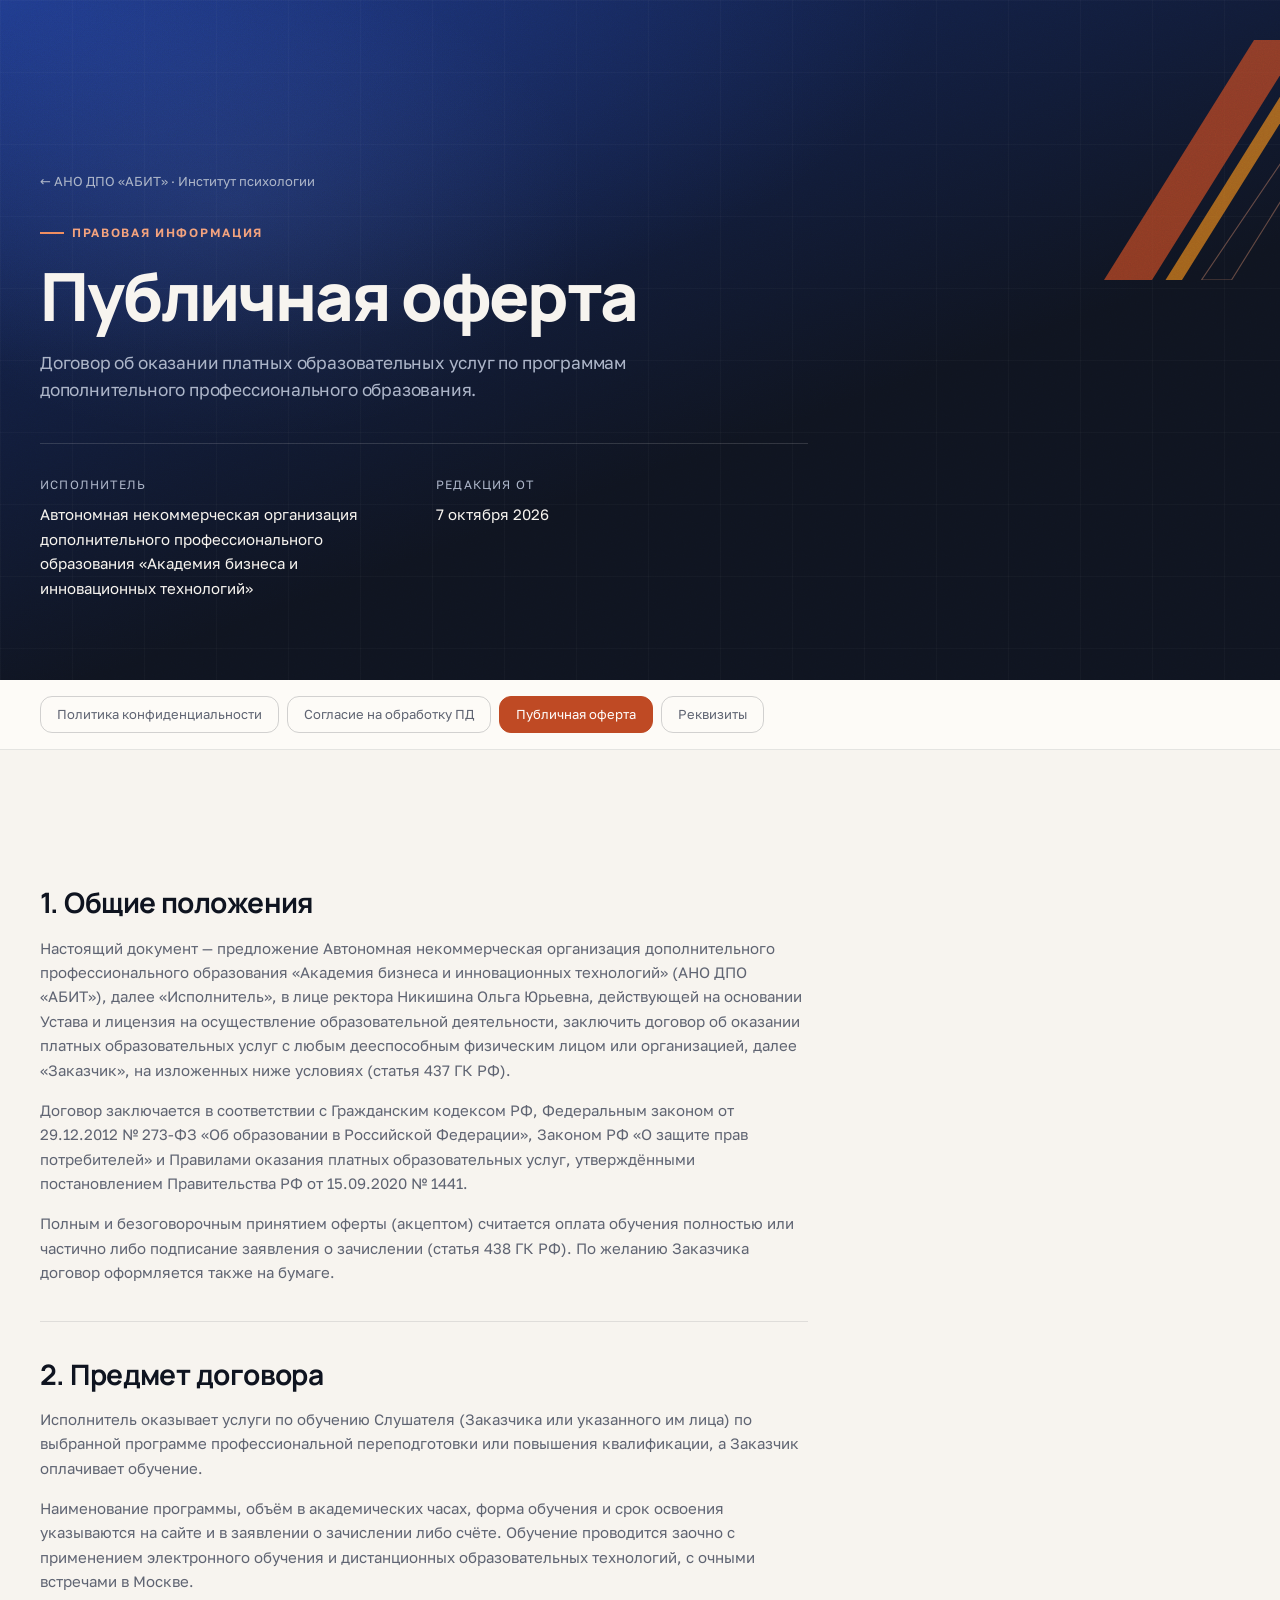
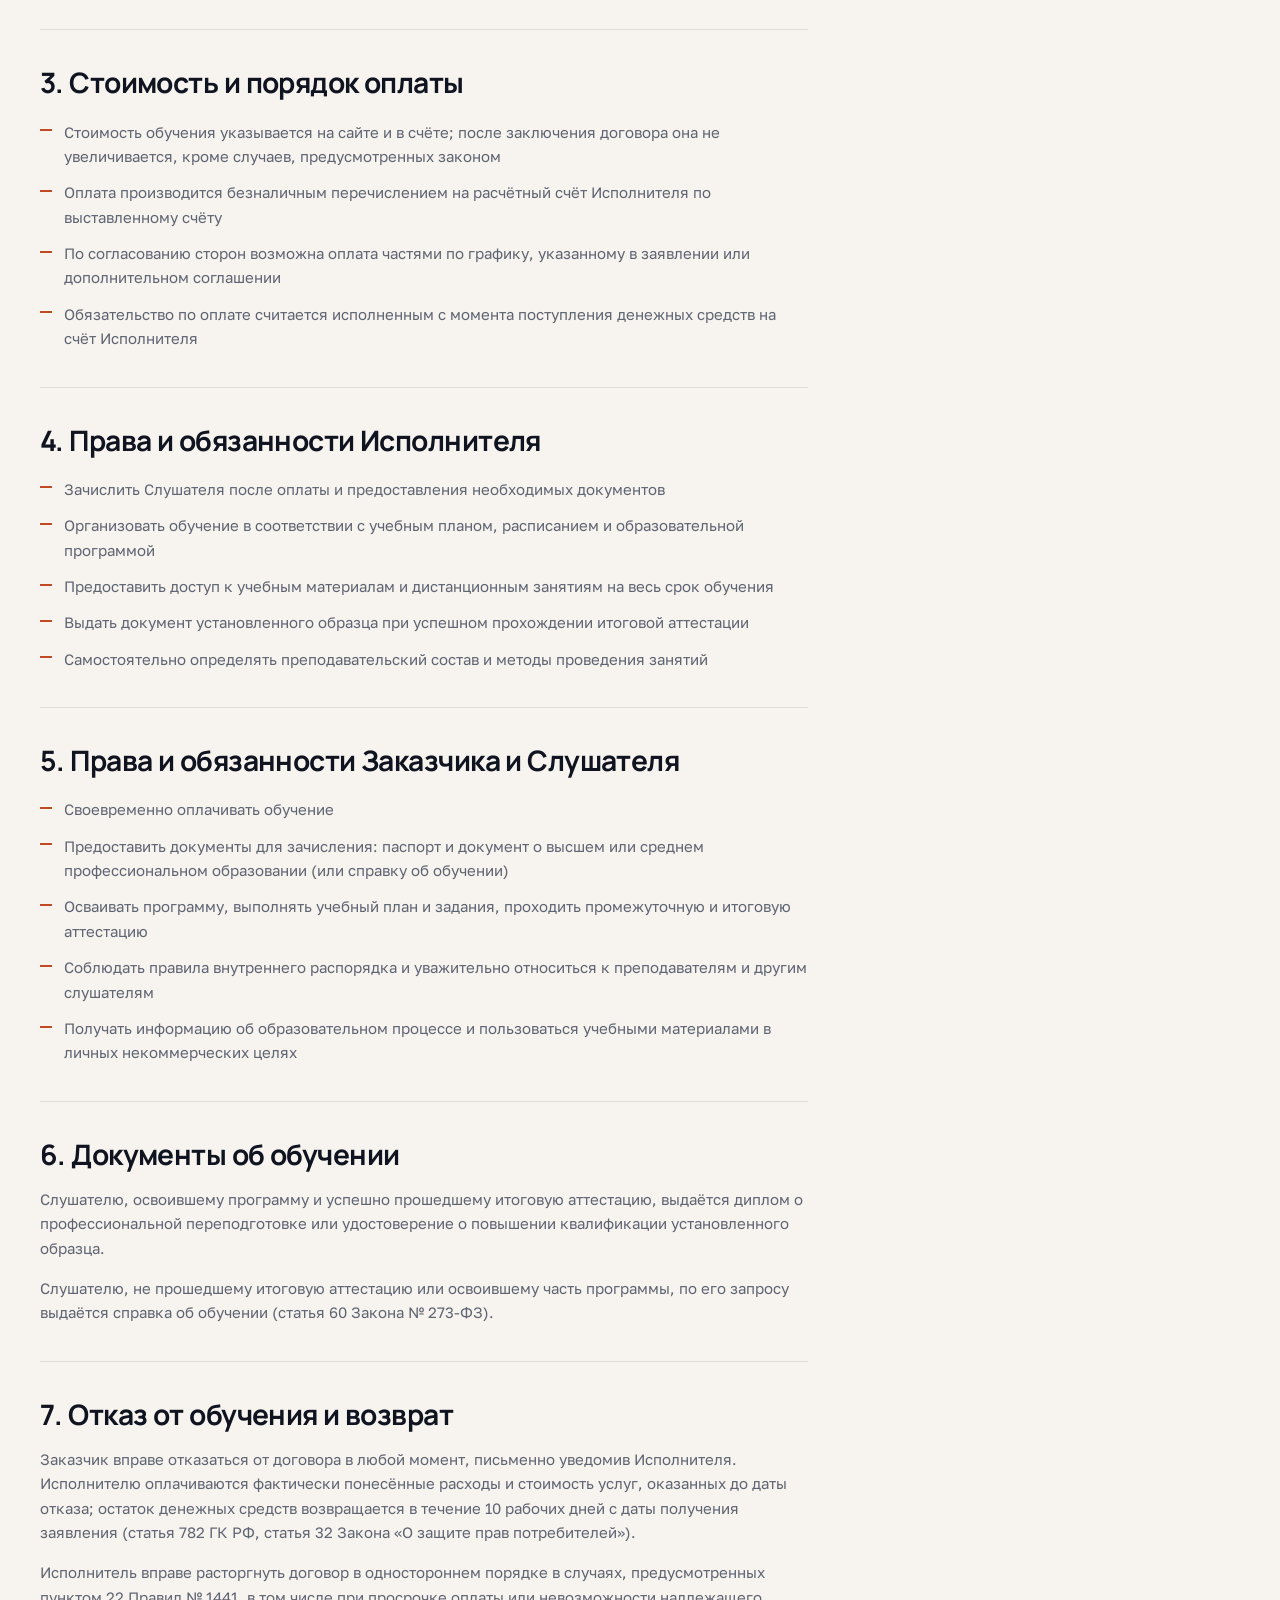
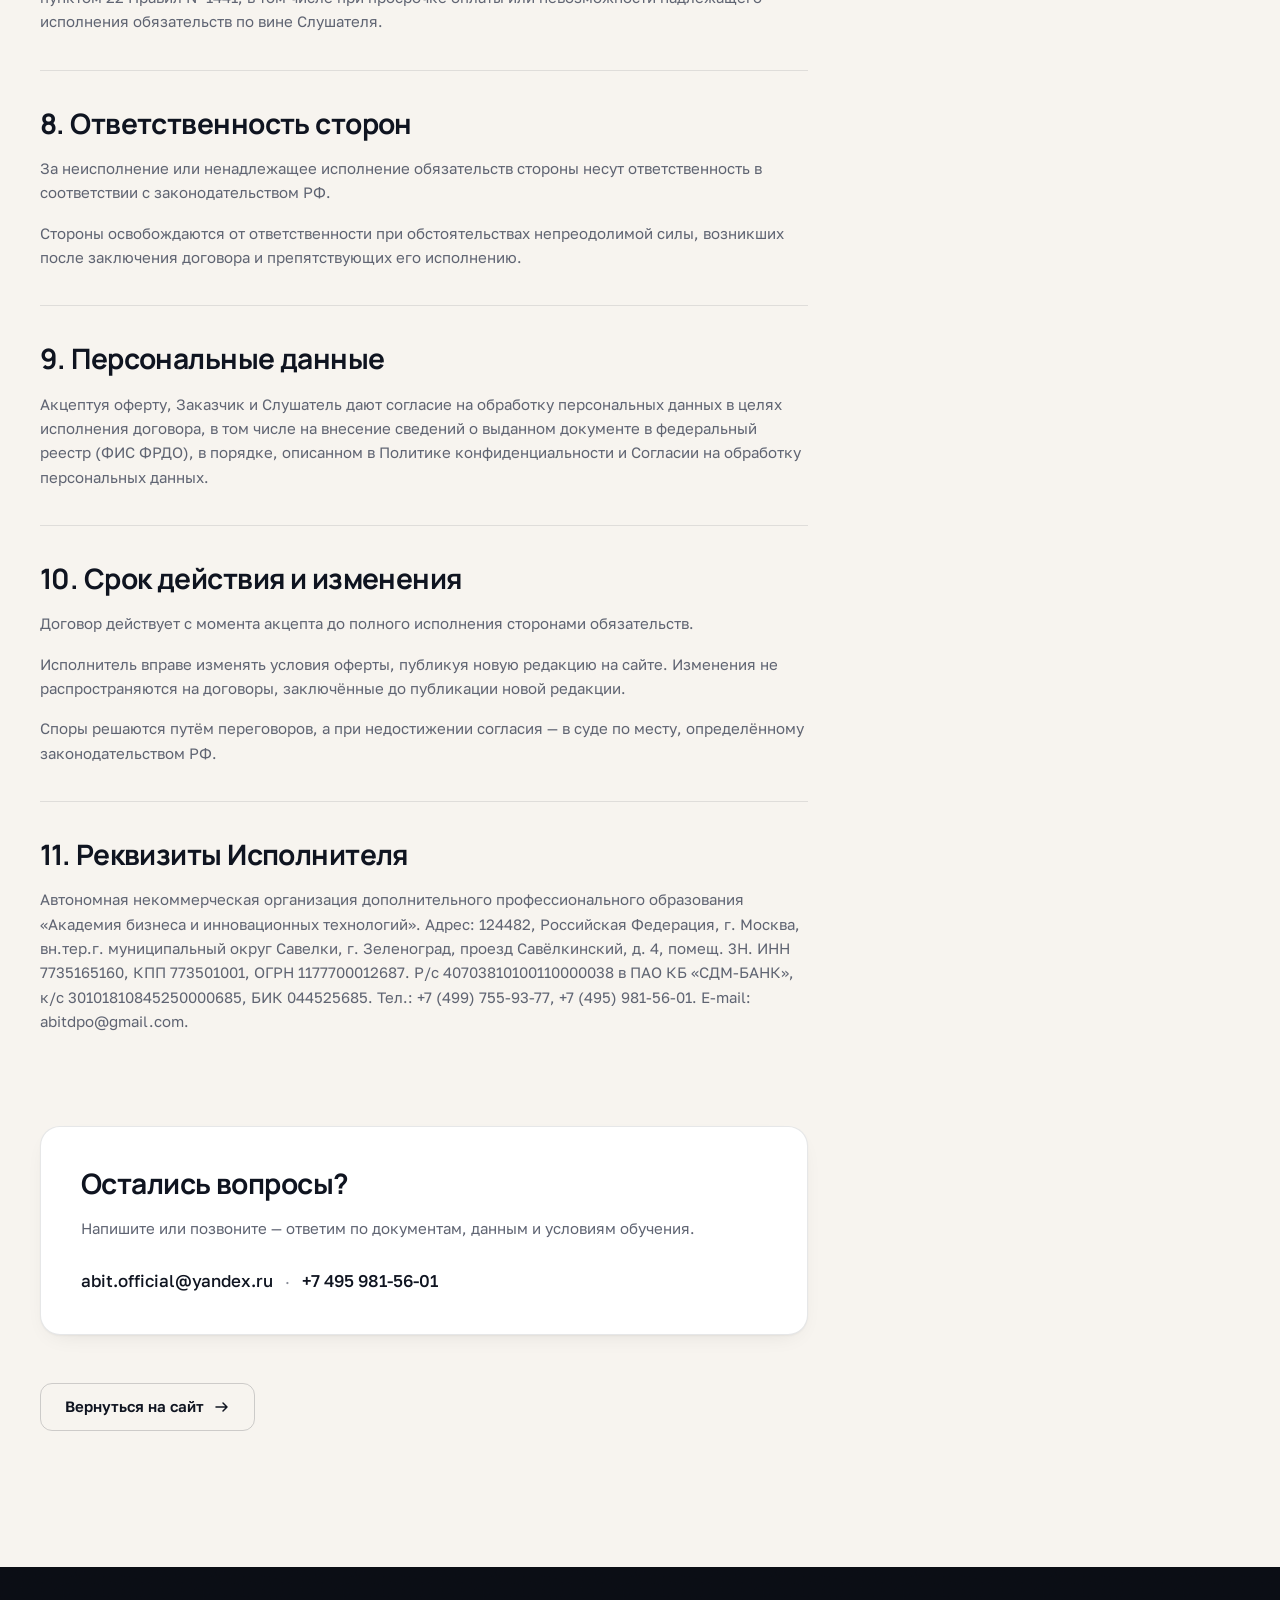
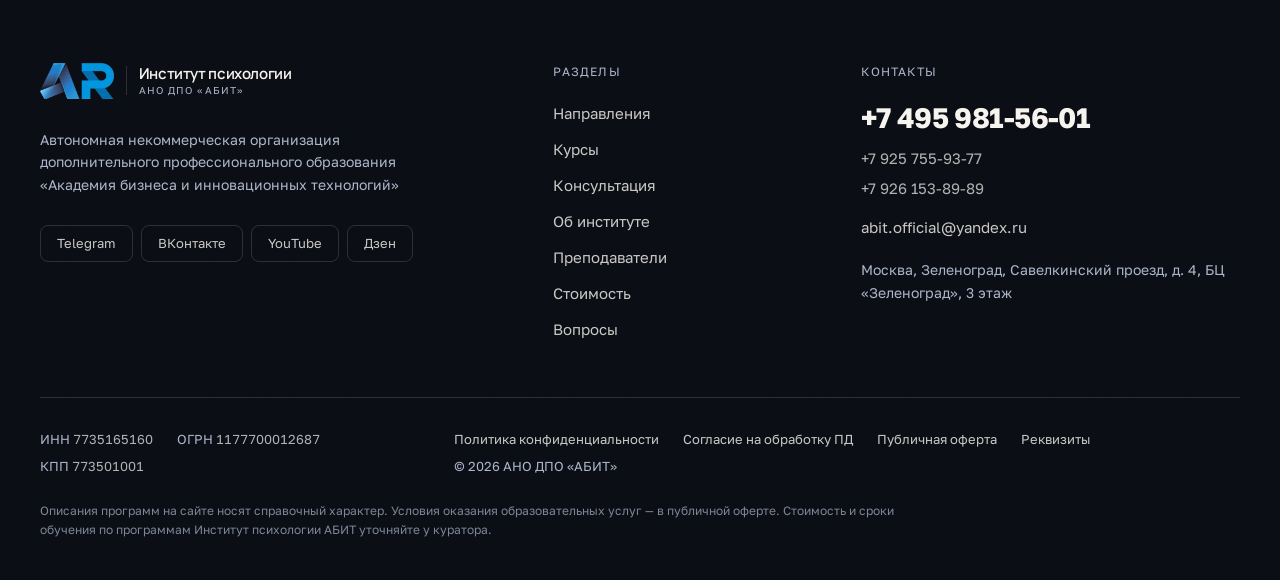
<file: abitpsy.ru/offer/index.html>
<!DOCTYPE html><html lang="ru"><head><meta charSet="utf-8"/><link rel="preconnect" href="../index.html" crossorigin=""/><meta name="viewport" content="width=device-width, initial-scale=1"/><link rel="preload" as="image" href="../_next/static/media/logo-ar.1ouoc7z3ee97n.webp"/><link rel="stylesheet" href="../_next/static/chunks/1mx0cpjjw2t5j.css" data-precedence="next"/><link rel="preload" as="script" fetchPriority="low" href="../_next/static/chunks/30rkezs3-j8uf.js"/><script src="../_next/static/chunks/27jktro2p5rq9.js" async=""></script><script src="../_next/static/chunks/31iarpvmym1z2.js" async=""></script><script src="../_next/static/chunks/3n2n0kdz7qf-n.js" async=""></script><script src="../_next/static/chunks/turbopack-3ojynd9wqpy-c.js" async=""></script><script src="../_next/static/chunks/360qox18laca2.js" async=""></script><script src="../_next/static/chunks/3wunvy5y4n5jx.js" async=""></script><script src="../_next/static/chunks/05-c3ty_6dwfk.js" async=""></script><script src="../_next/static/chunks/14mrh2-p_w84d.js" async=""></script><script src="../_next/static/chunks/08sg4p-9erkyi.js" async=""></script><meta name="theme-color" content="#0f1420"/><title>Публичная оферта | Институт психологии АБИТ</title><meta name="description" content="Договор об оказании платных образовательных услуг по программам дополнительного профессионального образования."/><meta name="author" content="АНО ДПО «АБИТ»"/><meta name="keywords" content="институт психологии,обучение на психолога Москва,профессиональная переподготовка психолог,заочное обучение психологии,психологическое консультирование,курсы психологии,ДПО психология"/><meta name="robots" content="index, follow"/><meta name="googlebot" content="index, follow, max-video-preview:-1, max-image-preview:large, max-snippet:-1"/><link rel="canonical" href="index.html"/><meta property="og:title" content="Институт психологии АБИТ — обучение на психолога в Москве"/><meta property="og:description" content="Институт психологии АНО ДПО «АБИТ»: 20 программ переподготовки и повышения квалификации психологов. Заочное обучение с очными встречами в Москве, от 340 часов, диплом установленного образца."/><meta property="og:url" content="https://abitpsy.ru/"/><meta property="og:site_name" content="Институт психологии АБИТ"/><meta property="og:locale" content="ru_RU"/><meta property="og:image" content="https://abitpsy.ru/opengraph-image?700d8714ed6a86f3"/><meta property="og:image:type" content="image/png"/><meta property="og:image:width" content="1200"/><meta property="og:image:height" content="630"/><meta property="og:image:alt" content="Институт психологии АБИТ — АНО ДПО «АБИТ»"/><meta property="og:type" content="website"/><meta name="twitter:card" content="summary_large_image"/><meta name="twitter:title" content="Институт психологии АБИТ — обучение на психолога в Москве"/><meta name="twitter:description" content="Институт психологии АНО ДПО «АБИТ»: 20 программ переподготовки и повышения квалификации психологов. Заочное обучение с очными встречами в Москве, от 340 часов, диплом установленного образца."/><meta name="twitter:image" content="https://abitpsy.ru/twitter-image?4f4655fc634eec0c"/><meta name="twitter:image:alt" content="Институт психологии АБИТ — АНО ДПО «АБИТ»"/><meta name="twitter:image:type" content="image/png"/><meta name="twitter:image:width" content="1200"/><meta name="twitter:image:height" content="630"/><link rel="icon" href="../favicon.ico%3Ffavicon.2ek0vo2g967vw.ico" sizes="256x256" type="image/x-icon"/><link rel="icon" href="../icon.png%3Ficon.30zxnfl1invyp.png" sizes="512x512" type="image/png"/><link rel="apple-touch-icon" href="../apple-icon.png%3Fapple-icon.1skf9jua35j_v.png" sizes="180x180" type="image/png"/><script src="../_next/static/chunks/0cz1d0mv5g_q7.js" noModule=""></script></head><body class="antialiased"><div hidden=""><!--$--><!--/$--></div><script type="application/ld+json">{"@context":"https://schema.org","@type":"EducationalOrganization","@id":"https://abitpsy.ru/#organization","name":"Институт психологии АБИТ","legalName":"Автономная некоммерческая организация дополнительного профессионального образования «Академия бизнеса и инновационных технологий»","alternateName":["АБИТ","АНО ДПО «АБИТ»"],"url":"https://abitpsy.ru","logo":{"@type":"ImageObject","url":"https://abitpsy.ru/icon.png","width":512,"height":512},"image":"https://abitpsy.ru/icon.png","description":"Институт психологии АНО ДПО «АБИТ»: 20 программ переподготовки и повышения квалификации психологов. Заочное обучение с очными встречами в Москве, от 340 часов, диплом установленного образца.","telephone":"+7 495 981-56-01","email":"abit.official@yandex.ru","address":{"@type":"PostalAddress","streetAddress":"Савелкинский проезд, д. 4","addressLocality":"Зеленоград, Москва","postalCode":"124482","addressCountry":"RU"},"taxID":"7735165160","areaServed":"RU"}</script><script type="application/ld+json">{"@context":"https://schema.org","@type":"WebSite","@id":"https://abitpsy.ru/#website","url":"https://abitpsy.ru","name":"Институт психологии АБИТ","inLanguage":"ru-RU","publisher":{"@id":"https://abitpsy.ru/#organization"}}</script><script type="application/ld+json">{"@context":"https://schema.org","@type":"Course","name":"Психологическое консультирование и психодиагностика","description":"Профессиональная переподготовка в АНО ДПО «АБИТ»: 468 часов, заочно с очными встречами в Москве. Диплом с квалификацией «Психолог-консультант».","provider":{"@id":"https://abitpsy.ru/#organization"},"url":"https://abitpsy.ru","educationalCredentialAwarded":"Диплом о профессиональной переподготовке с квалификацией «Психолог-консультант»","timeRequired":"P30W","hasCourseInstance":{"@type":"CourseInstance","courseMode":"blended","courseWorkload":"PT468H","location":{"@type":"Place","name":"АНО ДПО «АБИТ»","address":"Москва, Зеленоград, Савелкинский проезд, д. 4, БЦ «Зеленоград», 3 этаж"}},"offers":{"@type":"Offer","price":105000,"priceCurrency":"RUB","category":"Профессиональная переподготовка"}}</script><main class="bg-paper-100"><section class="grain starfield bg-brand relative overflow-hidden pt-[4.5rem] lg:pt-[5.5rem]"><div aria-hidden="true" class="grid-lines pointer-events-none absolute inset-0 opacity-60"></div><svg viewBox="0 0 320 320" fill="none" aria-hidden="true" class="pointer-events-none select-none absolute top-10 -right-16 hidden w-[15rem] opacity-80 lg:block"><path d="M200 0h64L64 320H0Z" fill="var(--color-accent-500)" opacity="0.9"></path><path d="M282 0h22L104 320H82Z" fill="var(--color-signal-500)" opacity="0.85"></path><path d="M320 40v40L170 320h-40Z" stroke="var(--color-accent-200)" stroke-opacity="0.45" stroke-width="1.5"></path></svg><div class="container-page relative py-14 lg:py-20"><a class="link-underline text-[0.8125rem] text-content-inverse-muted transition-colors hover:text-paper-100" href="../index.html">← <!-- -->АНО ДПО «АБИТ»<!-- --> · Институт психологии</a><p class="eyebrow mt-8 flex w-fit text-accent-200"><span class="h-0.5 w-6 bg-accent-400"></span>Правовая информация</p><h1 class="mt-5 max-w-4xl text-display-lg text-balance text-paper-100">Публичная оферта</h1><p class="mt-5 max-w-2xl text-lead text-content-inverse-muted">Договор об оказании платных образовательных услуг по программам дополнительного профессионального образования.</p><dl class="mt-10 grid gap-6 border-t border-line-inverse pt-8 sm:grid-cols-2 lg:max-w-3xl"><div><dt class="text-[0.75rem] tracking-[0.1em] text-content-inverse-muted uppercase">Исполнитель</dt><dd class="mt-2 text-[0.9375rem] leading-relaxed text-paper-100">Автономная некоммерческая организация дополнительного профессионального образования «Академия бизнеса и инновационных технологий»</dd></div><div><dt class="text-[0.75rem] tracking-[0.1em] text-content-inverse-muted uppercase">Редакция от</dt><dd class="mt-2 text-[0.9375rem] leading-relaxed text-paper-100">7 октября 2026</dd></div></dl></div></section><nav aria-label="Правовые документы" class="border-b border-line bg-paper-50"><div class="container-page scrollbar-none flex gap-2 overflow-x-auto py-4"><a class="shrink-0 rounded-[var(--radius-control)] border px-4 py-2 text-[0.8125rem] whitespace-nowrap transition-colors border-line-strong text-content-muted hover:border-ink-900 hover:text-ink-900" href="../privacy/index.html">Политика конфиденциальности</a><a class="shrink-0 rounded-[var(--radius-control)] border px-4 py-2 text-[0.8125rem] whitespace-nowrap transition-colors border-line-strong text-content-muted hover:border-ink-900 hover:text-ink-900" href="../consent/index.html">Согласие на обработку ПД</a><a aria-current="page" class="shrink-0 rounded-[var(--radius-control)] border px-4 py-2 text-[0.8125rem] whitespace-nowrap transition-colors border-accent-500 bg-accent-500 text-white" href="index.html">Публичная оферта</a><a class="shrink-0 rounded-[var(--radius-control)] border px-4 py-2 text-[0.8125rem] whitespace-nowrap transition-colors border-line-strong text-content-muted hover:border-ink-900 hover:text-ink-900" href="../requisites/index.html">Реквизиты</a></div></nav><section class="section-y"><div class="container-page"><div class="max-w-3xl"><article class="border-b border-line py-9 first:pt-0 last:border-b-0"><h2 class="text-display-sm text-ink-900">1. Общие положения</h2><p class="mt-4 text-[0.9375rem] leading-relaxed text-content-muted">Настоящий документ — предложение Автономная некоммерческая организация дополнительного профессионального образования «Академия бизнеса и инновационных технологий» (АНО ДПО «АБИТ»), далее «Исполнитель», в лице ректора Никишина Ольга Юрьевна, действующей на основании Устава и лицензия на осуществление образовательной деятельности, заключить договор об оказании платных образовательных услуг с любым дееспособным физическим лицом или организацией, далее «Заказчик», на изложенных ниже условиях (статья 437 ГК РФ).</p><p class="mt-4 text-[0.9375rem] leading-relaxed text-content-muted">Договор заключается в соответствии с Гражданским кодексом РФ, Федеральным законом от 29.12.2012 № 273-ФЗ «Об образовании в Российской Федерации», Законом РФ «О защите прав потребителей» и Правилами оказания платных образовательных услуг, утверждёнными постановлением Правительства РФ от 15.09.2020 № 1441.</p><p class="mt-4 text-[0.9375rem] leading-relaxed text-content-muted">Полным и безоговорочным принятием оферты (акцептом) считается оплата обучения полностью или частично либо подписание заявления о зачислении (статья 438 ГК РФ). По желанию Заказчика договор оформляется также на бумаге.</p></article><article class="border-b border-line py-9 first:pt-0 last:border-b-0"><h2 class="text-display-sm text-ink-900">2. Предмет договора</h2><p class="mt-4 text-[0.9375rem] leading-relaxed text-content-muted">Исполнитель оказывает услуги по обучению Слушателя (Заказчика или указанного им лица) по выбранной программе профессиональной переподготовки или повышения квалификации, а Заказчик оплачивает обучение.</p><p class="mt-4 text-[0.9375rem] leading-relaxed text-content-muted">Наименование программы, объём в академических часах, форма обучения и срок освоения указываются на сайте и в заявлении о зачислении либо счёте. Обучение проводится заочно с применением электронного обучения и дистанционных образовательных технологий, с очными встречами в Москве.</p></article><article class="border-b border-line py-9 first:pt-0 last:border-b-0"><h2 class="text-display-sm text-ink-900">3. Стоимость и порядок оплаты</h2><ul class="mt-5 space-y-3"><li class="flex items-start gap-3"><span aria-hidden="true" class="mt-[0.6rem] h-0.5 w-3 shrink-0 bg-accent-500"></span><span class="text-[0.9375rem] leading-relaxed text-content-muted">Стоимость обучения указывается на сайте и в счёте; после заключения договора она не увеличивается, кроме случаев, предусмотренных законом</span></li><li class="flex items-start gap-3"><span aria-hidden="true" class="mt-[0.6rem] h-0.5 w-3 shrink-0 bg-accent-500"></span><span class="text-[0.9375rem] leading-relaxed text-content-muted">Оплата производится безналичным перечислением на расчётный счёт Исполнителя по выставленному счёту</span></li><li class="flex items-start gap-3"><span aria-hidden="true" class="mt-[0.6rem] h-0.5 w-3 shrink-0 bg-accent-500"></span><span class="text-[0.9375rem] leading-relaxed text-content-muted">По согласованию сторон возможна оплата частями по графику, указанному в заявлении или дополнительном соглашении</span></li><li class="flex items-start gap-3"><span aria-hidden="true" class="mt-[0.6rem] h-0.5 w-3 shrink-0 bg-accent-500"></span><span class="text-[0.9375rem] leading-relaxed text-content-muted">Обязательство по оплате считается исполненным с момента поступления денежных средств на счёт Исполнителя</span></li></ul></article><article class="border-b border-line py-9 first:pt-0 last:border-b-0"><h2 class="text-display-sm text-ink-900">4. Права и обязанности Исполнителя</h2><ul class="mt-5 space-y-3"><li class="flex items-start gap-3"><span aria-hidden="true" class="mt-[0.6rem] h-0.5 w-3 shrink-0 bg-accent-500"></span><span class="text-[0.9375rem] leading-relaxed text-content-muted">Зачислить Слушателя после оплаты и предоставления необходимых документов</span></li><li class="flex items-start gap-3"><span aria-hidden="true" class="mt-[0.6rem] h-0.5 w-3 shrink-0 bg-accent-500"></span><span class="text-[0.9375rem] leading-relaxed text-content-muted">Организовать обучение в соответствии с учебным планом, расписанием и образовательной программой</span></li><li class="flex items-start gap-3"><span aria-hidden="true" class="mt-[0.6rem] h-0.5 w-3 shrink-0 bg-accent-500"></span><span class="text-[0.9375rem] leading-relaxed text-content-muted">Предоставить доступ к учебным материалам и дистанционным занятиям на весь срок обучения</span></li><li class="flex items-start gap-3"><span aria-hidden="true" class="mt-[0.6rem] h-0.5 w-3 shrink-0 bg-accent-500"></span><span class="text-[0.9375rem] leading-relaxed text-content-muted">Выдать документ установленного образца при успешном прохождении итоговой аттестации</span></li><li class="flex items-start gap-3"><span aria-hidden="true" class="mt-[0.6rem] h-0.5 w-3 shrink-0 bg-accent-500"></span><span class="text-[0.9375rem] leading-relaxed text-content-muted">Самостоятельно определять преподавательский состав и методы проведения занятий</span></li></ul></article><article class="border-b border-line py-9 first:pt-0 last:border-b-0"><h2 class="text-display-sm text-ink-900">5. Права и обязанности Заказчика и Слушателя</h2><ul class="mt-5 space-y-3"><li class="flex items-start gap-3"><span aria-hidden="true" class="mt-[0.6rem] h-0.5 w-3 shrink-0 bg-accent-500"></span><span class="text-[0.9375rem] leading-relaxed text-content-muted">Своевременно оплачивать обучение</span></li><li class="flex items-start gap-3"><span aria-hidden="true" class="mt-[0.6rem] h-0.5 w-3 shrink-0 bg-accent-500"></span><span class="text-[0.9375rem] leading-relaxed text-content-muted">Предоставить документы для зачисления: паспорт и документ о высшем или среднем профессиональном образовании (или справку об обучении)</span></li><li class="flex items-start gap-3"><span aria-hidden="true" class="mt-[0.6rem] h-0.5 w-3 shrink-0 bg-accent-500"></span><span class="text-[0.9375rem] leading-relaxed text-content-muted">Осваивать программу, выполнять учебный план и задания, проходить промежуточную и итоговую аттестацию</span></li><li class="flex items-start gap-3"><span aria-hidden="true" class="mt-[0.6rem] h-0.5 w-3 shrink-0 bg-accent-500"></span><span class="text-[0.9375rem] leading-relaxed text-content-muted">Соблюдать правила внутреннего распорядка и уважительно относиться к преподавателям и другим слушателям</span></li><li class="flex items-start gap-3"><span aria-hidden="true" class="mt-[0.6rem] h-0.5 w-3 shrink-0 bg-accent-500"></span><span class="text-[0.9375rem] leading-relaxed text-content-muted">Получать информацию об образовательном процессе и пользоваться учебными материалами в личных некоммерческих целях</span></li></ul></article><article class="border-b border-line py-9 first:pt-0 last:border-b-0"><h2 class="text-display-sm text-ink-900">6. Документы об обучении</h2><p class="mt-4 text-[0.9375rem] leading-relaxed text-content-muted">Слушателю, освоившему программу и успешно прошедшему итоговую аттестацию, выдаётся диплом о профессиональной переподготовке или удостоверение о повышении квалификации установленного образца.</p><p class="mt-4 text-[0.9375rem] leading-relaxed text-content-muted">Слушателю, не прошедшему итоговую аттестацию или освоившему часть программы, по его запросу выдаётся справка об обучении (статья 60 Закона № 273-ФЗ).</p></article><article class="border-b border-line py-9 first:pt-0 last:border-b-0"><h2 class="text-display-sm text-ink-900">7. Отказ от обучения и возврат</h2><p class="mt-4 text-[0.9375rem] leading-relaxed text-content-muted">Заказчик вправе отказаться от договора в любой момент, письменно уведомив Исполнителя. Исполнителю оплачиваются фактически понесённые расходы и стоимость услуг, оказанных до даты отказа; остаток денежных средств возвращается в течение 10 рабочих дней с даты получения заявления (статья 782 ГК РФ, статья 32 Закона «О защите прав потребителей»).</p><p class="mt-4 text-[0.9375rem] leading-relaxed text-content-muted">Исполнитель вправе расторгнуть договор в одностороннем порядке в случаях, предусмотренных пунктом 22 Правил № 1441, в том числе при просрочке оплаты или невозможности надлежащего исполнения обязательств по вине Слушателя.</p></article><article class="border-b border-line py-9 first:pt-0 last:border-b-0"><h2 class="text-display-sm text-ink-900">8. Ответственность сторон</h2><p class="mt-4 text-[0.9375rem] leading-relaxed text-content-muted">За неисполнение или ненадлежащее исполнение обязательств стороны несут ответственность в соответствии с законодательством РФ.</p><p class="mt-4 text-[0.9375rem] leading-relaxed text-content-muted">Стороны освобождаются от ответственности при обстоятельствах непреодолимой силы, возникших после заключения договора и препятствующих его исполнению.</p></article><article class="border-b border-line py-9 first:pt-0 last:border-b-0"><h2 class="text-display-sm text-ink-900">9. Персональные данные</h2><p class="mt-4 text-[0.9375rem] leading-relaxed text-content-muted">Акцептуя оферту, Заказчик и Слушатель дают согласие на обработку персональных данных в целях исполнения договора, в том числе на внесение сведений о выданном документе в федеральный реестр (ФИС ФРДО), в порядке, описанном в Политике конфиденциальности и Согласии на обработку персональных данных.</p></article><article class="border-b border-line py-9 first:pt-0 last:border-b-0"><h2 class="text-display-sm text-ink-900">10. Срок действия и изменения</h2><p class="mt-4 text-[0.9375rem] leading-relaxed text-content-muted">Договор действует с момента акцепта до полного исполнения сторонами обязательств.</p><p class="mt-4 text-[0.9375rem] leading-relaxed text-content-muted">Исполнитель вправе изменять условия оферты, публикуя новую редакцию на сайте. Изменения не распространяются на договоры, заключённые до публикации новой редакции.</p><p class="mt-4 text-[0.9375rem] leading-relaxed text-content-muted">Споры решаются путём переговоров, а при недостижении согласия — в суде по месту, определённому законодательством РФ.</p></article><article class="border-b border-line py-9 first:pt-0 last:border-b-0"><h2 class="text-display-sm text-ink-900">11. Реквизиты Исполнителя</h2><p class="mt-4 text-[0.9375rem] leading-relaxed text-content-muted">Автономная некоммерческая организация дополнительного профессионального образования «Академия бизнеса и инновационных технологий». Адрес: 124482, Российская Федерация, г. Москва, вн.тер.г. муниципальный округ Савелки, г. Зеленоград, проезд Савёлкинский, д. 4, помещ. 3Н. ИНН 7735165160, КПП 773501001, ОГРН 1177700012687. Р/с 40703810100110000038 в ПАО КБ «СДМ-БАНК», к/с 30101810845250000685, БИК 044525685. Тел.: +7 (499) 755-93-77, +7 (495) 981-56-01. E-mail: abitdpo@gmail.com.</p></article></div><div class="mt-14 max-w-3xl rounded-card-lg border border-line bg-surface-raised p-8 shadow-card md:p-10"><h2 class="text-display-sm text-ink-900">Остались вопросы?</h2><p class="mt-4 text-[0.9375rem] leading-relaxed text-content-muted">Напишите или позвоните — ответим по документам, данным и условиям обучения.</p><div class="mt-7 flex flex-col gap-3 sm:flex-row sm:items-center"><a href="mailto:abit.official@yandex.ru" class="link-underline text-[1.0625rem] font-medium text-ink-900">abit.official@yandex.ru</a><span aria-hidden="true" class="hidden text-content-subtle sm:inline">·</span><a href="tel:+74959815601" class="link-underline text-[1.0625rem] font-medium text-ink-900">+7 495 981-56-01</a></div></div><div class="mt-12"><a class="group relative inline-flex items-center justify-center gap-2.5 rounded-[var(--radius-control)] font-semibold whitespace-nowrap transition-all duration-300 ease-[var(--ease-out-quint)] disabled:pointer-events-none disabled:opacity-50 active:scale-[0.98] border border-line-strong text-ink-900 hover:border-ink-900 hover:bg-ink-900 hover:text-paper-100 h-12 px-6 text-[0.9375rem]" href="../index.html">Вернуться на сайт<svg viewBox="0 0 16 16" fill="none" aria-hidden="true" class="size-4 shrink-0 transition-transform duration-300 ease-[var(--ease-out-quint)] group-hover:translate-x-1"><path d="M2 8h11M9 4l4 4-4 4" stroke="currentColor" stroke-width="1.5" stroke-linecap="round" stroke-linejoin="round"></path></svg></a></div></div></section></main><footer class="grain relative bg-ink-950 pt-16 pb-10 lg:pt-24"><div class="container-page relative"><div class="grid gap-12 lg:grid-cols-12 lg:gap-8"><div class="lg:col-span-5"><span class="group inline-flex items-center gap-3"><img alt="АБИТ" width="540" height="264" decoding="async" data-nimg="1" class="h-8 w-auto transition-opacity duration-300 group-hover:opacity-85 md:h-9 brightness-110" style="color:transparent" src="../_next/static/media/logo-ar.1ouoc7z3ee97n.webp"/><span class="hidden flex-col leading-none border-l pl-3 sm:flex border-line-inverse"><span class="font-display text-[0.9375rem] font-semibold tracking-tight text-paper-100">Институт психологии</span><span class="mt-1 text-[0.625rem] tracking-[0.11em] uppercase text-content-inverse-muted">АНО ДПО «АБИТ»</span></span></span><p class="mt-6 max-w-sm text-[0.875rem] leading-relaxed text-content-inverse-muted">Автономная некоммерческая организация дополнительного профессионального образования «Академия бизнеса и инновационных технологий»</p><ul class="mt-7 flex flex-wrap gap-2"><li><a href="https://t.me/" target="_blank" rel="noopener noreferrer" class="inline-flex rounded-lg border border-line-inverse px-4 py-2 text-[0.8125rem] text-paper-100/80 transition-colors hover:border-paper-100 hover:text-paper-100">Telegram</a></li><li><a href="https://vk.com/" target="_blank" rel="noopener noreferrer" class="inline-flex rounded-lg border border-line-inverse px-4 py-2 text-[0.8125rem] text-paper-100/80 transition-colors hover:border-paper-100 hover:text-paper-100">ВКонтакте</a></li><li><a href="https://youtube.com/" target="_blank" rel="noopener noreferrer" class="inline-flex rounded-lg border border-line-inverse px-4 py-2 text-[0.8125rem] text-paper-100/80 transition-colors hover:border-paper-100 hover:text-paper-100">YouTube</a></li><li><a href="https://dzen.ru/" target="_blank" rel="noopener noreferrer" class="inline-flex rounded-lg border border-line-inverse px-4 py-2 text-[0.8125rem] text-paper-100/80 transition-colors hover:border-paper-100 hover:text-paper-100">Дзен</a></li></ul></div><nav aria-label="Навигация в подвале" class="lg:col-span-3"><p class="text-[0.75rem] tracking-[0.1em] text-content-inverse-muted uppercase">Разделы</p><ul class="mt-5 space-y-3"><li><a href="../index.html#catalog" class="link-underline text-[0.9375rem] text-paper-100/80 transition-colors hover:text-paper-100">Направления</a></li><li><a href="../index.html#courses" class="link-underline text-[0.9375rem] text-paper-100/80 transition-colors hover:text-paper-100">Курсы</a></li><li><a href="../index.html#consultation" class="link-underline text-[0.9375rem] text-paper-100/80 transition-colors hover:text-paper-100">Консультация</a></li><li><a href="../index.html#about" class="link-underline text-[0.9375rem] text-paper-100/80 transition-colors hover:text-paper-100">Об институте</a></li><li><a href="../index.html#director" class="link-underline text-[0.9375rem] text-paper-100/80 transition-colors hover:text-paper-100">Преподаватели</a></li><li><a href="../index.html#pricing" class="link-underline text-[0.9375rem] text-paper-100/80 transition-colors hover:text-paper-100">Стоимость</a></li><li><a href="../index.html#faq" class="link-underline text-[0.9375rem] text-paper-100/80 transition-colors hover:text-paper-100">Вопросы</a></li></ul></nav><div class="lg:col-span-4"><p class="text-[0.75rem] tracking-[0.1em] text-content-inverse-muted uppercase">Контакты</p><a href="tel:+74959815601" class="mt-5 block text-display-sm text-paper-100 transition-colors hover:text-accent-200">+7 495 981-56-01</a><ul class="mt-3 space-y-1.5"><li><a href="tel:+79257559377" class="link-underline text-[0.9375rem] text-paper-100/70">+7 925 755-93-77</a></li><li><a href="tel:+79261538989" class="link-underline text-[0.9375rem] text-paper-100/70">+7 926 153-89-89</a></li></ul><a href="mailto:abit.official@yandex.ru" class="link-underline mt-4 inline-block text-[0.9375rem] text-paper-100/80">abit.official@yandex.ru</a><p class="mt-5 text-[0.875rem] leading-relaxed text-content-inverse-muted">Москва, Зеленоград, Савелкинский проезд, д. 4, БЦ «Зеленоград», 3 этаж</p></div></div><div class="mt-14 flex flex-col gap-6 border-t border-line-inverse pt-8 lg:flex-row lg:items-center lg:justify-between"><ul class="flex flex-wrap gap-x-6 gap-y-2"><li class="text-[0.8125rem] text-content-inverse-muted">ИНН<!-- --> <span class="tnum text-paper-100/70">7735165160</span></li><li class="text-[0.8125rem] text-content-inverse-muted">ОГРН<!-- --> <span class="tnum text-paper-100/70">1177700012687</span></li><li class="text-[0.8125rem] text-content-inverse-muted">КПП<!-- --> <span class="tnum text-paper-100/70">773501001</span></li></ul><div class="flex flex-wrap items-center gap-x-6 gap-y-2"><a class="link-underline text-[0.8125rem] text-paper-100/80 transition-colors hover:text-paper-100" href="../privacy/index.html">Политика конфиденциальности</a><a class="link-underline text-[0.8125rem] text-paper-100/80 transition-colors hover:text-paper-100" href="../consent/index.html">Согласие на обработку ПД</a><a class="link-underline text-[0.8125rem] text-paper-100/80 transition-colors hover:text-paper-100" href="index.html">Публичная оферта</a><a class="link-underline text-[0.8125rem] text-paper-100/80 transition-colors hover:text-paper-100" href="../requisites/index.html">Реквизиты</a><p class="text-[0.8125rem] text-content-inverse-muted">© <!-- -->2026<!-- --> <!-- -->АНО ДПО «АБИТ»</p></div></div><p class="mt-6 max-w-4xl text-[0.75rem] leading-relaxed text-content-inverse-muted/70">Описания программ на сайте носят справочный характер. Условия оказания образовательных услуг — в<!-- --> <a class="link-underline" href="index.html">публичной оферте</a>. Стоимость и сроки обучения по программам <!-- -->Институт психологии АБИТ<!-- --> уточняйте у куратора.</p></div></footer><!--$--><!--/$--><script src="../_next/static/chunks/30rkezs3-j8uf.js" id="_R_" async=""></script><script>(self.__next_f=self.__next_f||[]).push([0])</script><script>self.__next_f.push([1,"1:\"$Sreact.fragment\"\n2:I[90542,[\"/_next/static/chunks/360qox18laca2.js\",\"/_next/static/chunks/3wunvy5y4n5jx.js\"],\"LeadDialogProvider\"]\n3:I[39756,[\"/_next/static/chunks/05-c3ty_6dwfk.js\",\"/_next/static/chunks/14mrh2-p_w84d.js\"],\"default\"]\n4:I[37457,[\"/_next/static/chunks/05-c3ty_6dwfk.js\",\"/_next/static/chunks/14mrh2-p_w84d.js\"],\"default\"]\nc:I[68027,[\"/_next/static/chunks/360qox18laca2.js\",\"/_next/static/chunks/3wunvy5y4n5jx.js\"],\"default\",1]\n:HL[\"/_next/static/chunks/1mx0cpjjw2t5j.css\",\"style\"]\n:HC[\"/\",\"\"]\n"])</script><script>self.__next_f.push([1,"0:{\"P\":null,\"c\":[\"\",\"offer\",\"\"],\"q\":\"\",\"i\":false,\"f\":[[[\"\",{\"children\":[\"offer\",{\"children\":[\"__PAGE__\",{}]}]},\"$undefined\",\"$undefined\",16],[[\"$\",\"$1\",\"c\",{\"children\":[[[\"$\",\"link\",\"0\",{\"rel\":\"stylesheet\",\"href\":\"/_next/static/chunks/1mx0cpjjw2t5j.css\",\"precedence\":\"next\",\"crossOrigin\":\"$undefined\",\"nonce\":\"$undefined\"}],[\"$\",\"script\",\"script-0\",{\"src\":\"/_next/static/chunks/360qox18laca2.js\",\"async\":true,\"nonce\":\"$undefined\"}],[\"$\",\"script\",\"script-1\",{\"src\":\"/_next/static/chunks/3wunvy5y4n5jx.js\",\"async\":true,\"nonce\":\"$undefined\"}]],[\"$\",\"html\",null,{\"lang\":\"ru\",\"children\":[\"$\",\"body\",null,{\"className\":\"antialiased\",\"children\":[[[\"$\",\"script\",\"0\",{\"type\":\"application/ld+json\",\"dangerouslySetInnerHTML\":{\"__html\":\"{\\\"@context\\\":\\\"https://schema.org\\\",\\\"@type\\\":\\\"EducationalOrganization\\\",\\\"@id\\\":\\\"https://abitpsy.ru/#organization\\\",\\\"name\\\":\\\"Институт психологии АБИТ\\\",\\\"legalName\\\":\\\"Автономная некоммерческая организация дополнительного профессионального образования «Академия бизнеса и инновационных технологий»\\\",\\\"alternateName\\\":[\\\"АБИТ\\\",\\\"АНО ДПО «АБИТ»\\\"],\\\"url\\\":\\\"https://abitpsy.ru\\\",\\\"logo\\\":{\\\"@type\\\":\\\"ImageObject\\\",\\\"url\\\":\\\"https://abitpsy.ru/icon.png\\\",\\\"width\\\":512,\\\"height\\\":512},\\\"image\\\":\\\"https://abitpsy.ru/icon.png\\\",\\\"description\\\":\\\"Институт психологии АНО ДПО «АБИТ»: 20 программ переподготовки и повышения квалификации психологов. Заочное обучение с очными встречами в Москве, от 340 часов, диплом установленного образца.\\\",\\\"telephone\\\":\\\"+7 495 981-56-01\\\",\\\"email\\\":\\\"abit.official@yandex.ru\\\",\\\"address\\\":{\\\"@type\\\":\\\"PostalAddress\\\",\\\"streetAddress\\\":\\\"Савелкинский проезд, д. 4\\\",\\\"addressLocality\\\":\\\"Зеленоград, Москва\\\",\\\"postalCode\\\":\\\"124482\\\",\\\"addressCountry\\\":\\\"RU\\\"},\\\"taxID\\\":\\\"7735165160\\\",\\\"areaServed\\\":\\\"RU\\\"}\"}}],[\"$\",\"script\",\"1\",{\"type\":\"application/ld+json\",\"dangerouslySetInnerHTML\":{\"__html\":\"{\\\"@context\\\":\\\"https://schema.org\\\",\\\"@type\\\":\\\"WebSite\\\",\\\"@id\\\":\\\"https://abitpsy.ru/#website\\\",\\\"url\\\":\\\"https://abitpsy.ru\\\",\\\"name\\\":\\\"Институт психологии АБИТ\\\",\\\"inLanguage\\\":\\\"ru-RU\\\",\\\"publisher\\\":{\\\"@id\\\":\\\"https://abitpsy.ru/#organization\\\"}}\"}}],[\"$\",\"script\",\"2\",{\"type\":\"application/ld+json\",\"dangerouslySetInnerHTML\":{\"__html\":\"{\\\"@context\\\":\\\"https://schema.org\\\",\\\"@type\\\":\\\"Course\\\",\\\"name\\\":\\\"Психологическое консультирование и психодиагностика\\\",\\\"description\\\":\\\"Профессиональная переподготовка в АНО ДПО «АБИТ»: 468 часов, заочно с очными встречами в Москве. Диплом с квалификацией «Психолог-консультант».\\\",\\\"provider\\\":{\\\"@id\\\":\\\"https://abitpsy.ru/#organization\\\"},\\\"url\\\":\\\"https://abitpsy.ru\\\",\\\"educationalCredentialAwarded\\\":\\\"Диплом о профессиональной переподготовке с квалификацией «Психолог-консультант»\\\",\\\"timeRequired\\\":\\\"P30W\\\",\\\"hasCourseInstance\\\":{\\\"@type\\\":\\\"CourseInstance\\\",\\\"courseMode\\\":\\\"blended\\\",\\\"courseWorkload\\\":\\\"PT468H\\\",\\\"location\\\":{\\\"@type\\\":\\\"Place\\\",\\\"name\\\":\\\"АНО ДПО «АБИТ»\\\",\\\"address\\\":\\\"Москва, Зеленоград, Савелкинский проезд, д. 4, БЦ «Зеленоград», 3 этаж\\\"}},\\\"offers\\\":{\\\"@type\\\":\\\"Offer\\\",\\\"price\\\":105000,\\\"priceCurrency\\\":\\\"RUB\\\",\\\"category\\\":\\\"Профессиональная переподготовка\\\"}}\"}}]],[\"$\",\"$L2\",null,{\"children\":[\"$\",\"$L3\",null,{\"parallelRouterKey\":\"children\",\"error\":\"$undefined\",\"errorStyles\":\"$undefined\",\"errorScripts\":\"$undefined\",\"template\":[\"$\",\"$L4\",null,{}],\"templateStyles\":\"$undefined\",\"templateScripts\":\"$undefined\",\"notFound\":[[[\"$\",\"title\",null,{\"children\":\"404: This page could not be found.\"}],[\"$\",\"div\",null,{\"style\":{\"fontFamily\":\"system-ui,\\\"Segoe UI\\\",Roboto,Helvetica,Arial,sans-serif,\\\"Apple Color Emoji\\\",\\\"Segoe UI Emoji\\\"\",\"height\":\"100vh\",\"textAlign\":\"center\",\"display\":\"flex\",\"flexDirection\":\"column\",\"alignItems\":\"center\",\"justifyContent\":\"center\"},\"children\":[\"$\",\"div\",null,{\"children\":[[\"$\",\"style\",null,{\"dangerouslySetInnerHTML\":{\"__html\":\"body{color:#000;background:#fff;margin:0}.next-error-h1{border-right:1px solid rgba(0,0,0,.3)}@media (prefers-color-scheme:dark){body{color:#fff;background:#000}.next-error-h1{border-right:1px solid rgba(255,255,255,.3)}}\"}}],\"$L5\",\"$L6\"]}]}]],[]],\"forbidden\":\"$undefined\",\"unauthorized\":\"$undefined\"}]}],\"$L7\"]}]}]]}],{\"children\":[\"$L8\",{\"children\":[\"$L9\",{},null,false,null]},null,false,\"$@a\"]},null,false,null],\"$Lb\",false]],\"m\":\"$undefined\",\"G\":[\"$c\",[\"$Ld\"]],\"S\":true,\"h\":null,\"s\":\"$undefined\",\"l\":\"$undefined\",\"p\":\"$undefined\",\"d\":\"$undefined\",\"b\":\"nvHYQnfTCB2BARMKMv6Y1\"}\n"])</script><script>self.__next_f.push([1,"e:I[98262,[\"/_next/static/chunks/360qox18laca2.js\",\"/_next/static/chunks/3wunvy5y4n5jx.js\"],\"Metrika\"]\nf:I[22016,[\"/_next/static/chunks/360qox18laca2.js\",\"/_next/static/chunks/3wunvy5y4n5jx.js\",\"/_next/static/chunks/08sg4p-9erkyi.js\"],\"\"]\n21:I[97367,[\"/_next/static/chunks/05-c3ty_6dwfk.js\",\"/_next/static/chunks/14mrh2-p_w84d.js\"],\"ViewportBoundary\"]\n23:I[97367,[\"/_next/static/chunks/05-c3ty_6dwfk.js\",\"/_next/static/chunks/14mrh2-p_w84d.js\"],\"MetadataBoundary\"]\n24:\"$Sreact.suspense\"\n5:[\"$\",\"h1\",null,{\"className\":\"next-error-h1\",\"style\":{\"display\":\"inline-block\",\"margin\":\"0 20px 0 0\",\"padding\":\"0 23px 0 0\",\"fontSize\":24,\"fontWeight\":500,\"verticalAlign\":\"top\",\"lineHeight\":\"49px\"},\"children\":404}]\n6:[\"$\",\"div\",null,{\"style\":{\"display\":\"inline-block\"},\"children\":[\"$\",\"h2\",null,{\"style\":{\"fontSize\":14,\"fontWeight\":400,\"lineHeight\":\"49px\",\"margin\":0},\"children\":\"This page could not be found.\"}]}]\n7:[\"$\",\"$Le\",null,{}]\n8:[\"$\",\"$1\",\"c\",{\"children\":[null,[\"$\",\"$L3\",null,{\"parallelRouterKey\":\"children\",\"error\":\"$undefined\",\"errorStyles\":\"$undefined\",\"errorScripts\":\"$undefined\",\"template\":[\"$\",\"$L4\",null,{}],\"templateStyles\":\"$undefined\",\"templateScripts\":\"$undefined\",\"notFound\":\"$undefined\",\"forbidden\":\"$undefined\",\"unauthorized\":\"$undefined\"}]]}]\n"])</script><script>self.__next_f.push([1,"9:[\"$\",\"$1\",\"c\",{\"children\":[[[\"$\",\"main\",null,{\"className\":\"bg-paper-100\",\"children\":[[\"$\",\"section\",null,{\"className\":\"grain starfield bg-brand relative overflow-hidden pt-[4.5rem] lg:pt-[5.5rem]\",\"children\":[[\"$\",\"div\",null,{\"aria-hidden\":\"true\",\"className\":\"grid-lines pointer-events-none absolute inset-0 opacity-60\"}],[\"$\",\"svg\",null,{\"viewBox\":\"0 0 320 320\",\"fill\":\"none\",\"aria-hidden\":\"true\",\"className\":\"pointer-events-none select-none absolute top-10 -right-16 hidden w-[15rem] opacity-80 lg:block\",\"children\":[[\"$\",\"path\",null,{\"d\":\"M200 0h64L64 320H0Z\",\"fill\":\"var(--color-accent-500)\",\"opacity\":\"0.9\"}],[\"$\",\"path\",null,{\"d\":\"M282 0h22L104 320H82Z\",\"fill\":\"var(--color-signal-500)\",\"opacity\":\"0.85\"}],[\"$\",\"path\",null,{\"d\":\"M320 40v40L170 320h-40Z\",\"stroke\":\"var(--color-accent-200)\",\"strokeOpacity\":\"0.45\",\"strokeWidth\":\"1.5\"}]]}],[\"$\",\"div\",null,{\"className\":\"container-page relative py-14 lg:py-20\",\"children\":[[\"$\",\"$Lf\",null,{\"href\":\"/\",\"className\":\"link-underline text-[0.8125rem] text-content-inverse-muted transition-colors hover:text-paper-100\",\"children\":[\"← \",\"АНО ДПО «АБИТ»\",\" · Институт психологии\"]}],[\"$\",\"p\",null,{\"className\":\"eyebrow mt-8 flex w-fit text-accent-200\",\"children\":[[\"$\",\"span\",null,{\"className\":\"h-0.5 w-6 bg-accent-400\"}],\"Правовая информация\"]}],[\"$\",\"h1\",null,{\"className\":\"mt-5 max-w-4xl text-display-lg text-balance text-paper-100\",\"children\":\"Публичная оферта\"}],[\"$\",\"p\",null,{\"className\":\"mt-5 max-w-2xl text-lead text-content-inverse-muted\",\"children\":\"Договор об оказании платных образовательных услуг по программам дополнительного профессионального образования.\"}],[\"$\",\"dl\",null,{\"className\":\"mt-10 grid gap-6 border-t border-line-inverse pt-8 sm:grid-cols-2 lg:max-w-3xl\",\"children\":[[\"$\",\"div\",\"Исполнитель\",{\"children\":[[\"$\",\"dt\",null,{\"className\":\"text-[0.75rem] tracking-[0.1em] text-content-inverse-muted uppercase\",\"children\":\"Исполнитель\"}],[\"$\",\"dd\",null,{\"className\":\"mt-2 text-[0.9375rem] leading-relaxed text-paper-100\",\"children\":\"Автономная некоммерческая организация дополнительного профессионального образования «Академия бизнеса и инновационных технологий»\"}]]}],[\"$\",\"div\",\"Редакция от\",{\"children\":[[\"$\",\"dt\",null,{\"className\":\"text-[0.75rem] tracking-[0.1em] text-content-inverse-muted uppercase\",\"children\":\"Редакция от\"}],[\"$\",\"dd\",null,{\"className\":\"mt-2 text-[0.9375rem] leading-relaxed text-paper-100\",\"children\":\"7 октября 2026\"}]]}]]}]]}]]}],[\"$\",\"nav\",null,{\"aria-label\":\"Правовые документы\",\"className\":\"border-b border-line bg-paper-50\",\"children\":[\"$\",\"div\",null,{\"className\":\"container-page scrollbar-none flex gap-2 overflow-x-auto py-4\",\"children\":[[\"$\",\"$Lf\",\"/privacy\",{\"href\":\"/privacy\",\"aria-current\":\"$undefined\",\"className\":\"shrink-0 rounded-[var(--radius-control)] border px-4 py-2 text-[0.8125rem] whitespace-nowrap transition-colors border-line-strong text-content-muted hover:border-ink-900 hover:text-ink-900\",\"children\":\"Политика конфиденциальности\"}],[\"$\",\"$Lf\",\"/consent\",{\"href\":\"/consent\",\"aria-current\":\"$undefined\",\"className\":\"shrink-0 rounded-[var(--radius-control)] border px-4 py-2 text-[0.8125rem] whitespace-nowrap transition-colors border-line-strong text-content-muted hover:border-ink-900 hover:text-ink-900\",\"children\":\"Согласие на обработку ПД\"}],[\"$\",\"$Lf\",\"/offer\",{\"href\":\"/offer\",\"aria-current\":\"page\",\"className\":\"shrink-0 rounded-[var(--radius-control)] border px-4 py-2 text-[0.8125rem] whitespace-nowrap transition-colors border-accent-500 bg-accent-500 text-white\",\"children\":\"Публичная оферта\"}],[\"$\",\"$Lf\",\"/requisites\",{\"href\":\"/requisites\",\"aria-current\":\"$undefined\",\"className\":\"shrink-0 rounded-[var(--radius-control)] border px-4 py-2 text-[0.8125rem] whitespace-nowrap transition-colors border-line-strong text-content-muted hover:border-ink-900 hover:text-ink-900\",\"children\":\"Реквизиты\"}]]}]}],[\"$\",\"section\",null,{\"className\":\"section-y\",\"children\":[\"$\",\"div\",null,{\"className\":\"container-page\",\"children\":[[\"$\",\"div\",null,{\"className\":\"max-w-3xl\",\"children\":[\"$L10\",\"$L11\",\"$L12\",\"$L13\",\"$L14\",\"$L15\",\"$L16\",\"$L17\",\"$L18\",\"$L19\",\"$L1a\"]}],\"$L1b\",\"$L1c\"]}]}]]}],\"$L1d\"],[\"$L1e\"],\"$L1f\"]}]\n"])</script><script>self.__next_f.push([1,"20:[]\na:\"$W20\"\nb:[\"$\",\"$1\",\"h\",{\"children\":[null,[\"$\",\"$L21\",null,{\"children\":\"$L22\"}],[\"$\",\"div\",null,{\"hidden\":true,\"children\":[\"$\",\"$L23\",null,{\"children\":[\"$\",\"$24\",null,{\"name\":\"Next.Metadata\",\"children\":\"$L25\"}]}]}],null]}]\nd:[\"$\",\"link\",\"0\",{\"rel\":\"stylesheet\",\"href\":\"/_next/static/chunks/1mx0cpjjw2t5j.css\",\"precedence\":\"next\",\"crossOrigin\":\"$undefined\",\"nonce\":\"$undefined\"}]\n"])</script><script>self.__next_f.push([1,"26:I[85437,[\"/_next/static/chunks/360qox18laca2.js\",\"/_next/static/chunks/3wunvy5y4n5jx.js\",\"/_next/static/chunks/08sg4p-9erkyi.js\"],\"Image\"]\n2e:I[97367,[\"/_next/static/chunks/05-c3ty_6dwfk.js\",\"/_next/static/chunks/14mrh2-p_w84d.js\"],\"OutletBoundary\"]\n"])</script><script>self.__next_f.push([1,"10:[\"$\",\"article\",\"1. Общие положения\",{\"className\":\"border-b border-line py-9 first:pt-0 last:border-b-0\",\"children\":[[\"$\",\"h2\",null,{\"className\":\"text-display-sm text-ink-900\",\"children\":\"1. Общие положения\"}],[[\"$\",\"p\",\"Настоящий документ — предложение Автономная некоммерческая организация дополнительного профессионального образования «Академия бизнеса и инновационных технологий» (АНО ДПО «АБИТ»), далее «Исполнитель», в лице ректора Никишина Ольга Юрьевна, действующей на основании Устава и лицензия на осуществление образовательной деятельности, заключить договор об оказании платных образовательных услуг с любым дееспособным физическим лицом или организацией, далее «Заказчик», на изложенных ниже условиях (статья 437 ГК РФ).\",{\"className\":\"mt-4 text-[0.9375rem] leading-relaxed text-content-muted\",\"children\":\"Настоящий документ — предложение Автономная некоммерческая организация дополнительного профессионального образования «Академия бизнеса и инновационных технологий» (АНО ДПО «АБИТ»), далее «Исполнитель», в лице ректора Никишина Ольга Юрьевна, действующей на основании Устава и лицензия на осуществление образовательной деятельности, заключить договор об оказании платных образовательных услуг с любым дееспособным физическим лицом или организацией, далее «Заказчик», на изложенных ниже условиях (статья 437 ГК РФ).\"}],[\"$\",\"p\",\"Договор заключается в соответствии с Гражданским кодексом РФ, Федеральным законом от 29.12.2012 № 273-ФЗ «Об образовании в Российской Федерации», Законом РФ «О защите прав потребителей» и Правилами оказания платных образовательных услуг, утверждёнными постановлением Правительства РФ от 15.09.2020 № 1441.\",{\"className\":\"mt-4 text-[0.9375rem] leading-relaxed text-content-muted\",\"children\":\"Договор заключается в соответствии с Гражданским кодексом РФ, Федеральным законом от 29.12.2012 № 273-ФЗ «Об образовании в Российской Федерации», Законом РФ «О защите прав потребителей» и Правилами оказания платных образовательных услуг, утверждёнными постановлением Правительства РФ от 15.09.2020 № 1441.\"}],[\"$\",\"p\",\"Полным и безоговорочным принятием оферты (акцептом) считается оплата обучения полностью или частично либо подписание заявления о зачислении (статья 438 ГК РФ). По желанию Заказчика договор оформляется также на бумаге.\",{\"className\":\"mt-4 text-[0.9375rem] leading-relaxed text-content-muted\",\"children\":\"Полным и безоговорочным принятием оферты (акцептом) считается оплата обучения полностью или частично либо подписание заявления о зачислении (статья 438 ГК РФ). По желанию Заказчика договор оформляется также на бумаге.\"}]],null]}]\n"])</script><script>self.__next_f.push([1,"11:[\"$\",\"article\",\"2. Предмет договора\",{\"className\":\"border-b border-line py-9 first:pt-0 last:border-b-0\",\"children\":[[\"$\",\"h2\",null,{\"className\":\"text-display-sm text-ink-900\",\"children\":\"2. Предмет договора\"}],[[\"$\",\"p\",\"Исполнитель оказывает услуги по обучению Слушателя (Заказчика или указанного им лица) по выбранной программе профессиональной переподготовки или повышения квалификации, а Заказчик оплачивает обучение.\",{\"className\":\"mt-4 text-[0.9375rem] leading-relaxed text-content-muted\",\"children\":\"Исполнитель оказывает услуги по обучению Слушателя (Заказчика или указанного им лица) по выбранной программе профессиональной переподготовки или повышения квалификации, а Заказчик оплачивает обучение.\"}],[\"$\",\"p\",\"Наименование программы, объём в академических часах, форма обучения и срок освоения указываются на сайте и в заявлении о зачислении либо счёте. Обучение проводится заочно с применением электронного обучения и дистанционных образовательных технологий, с очными встречами в Москве.\",{\"className\":\"mt-4 text-[0.9375rem] leading-relaxed text-content-muted\",\"children\":\"Наименование программы, объём в академических часах, форма обучения и срок освоения указываются на сайте и в заявлении о зачислении либо счёте. Обучение проводится заочно с применением электронного обучения и дистанционных образовательных технологий, с очными встречами в Москве.\"}]],null]}]\n"])</script><script>self.__next_f.push([1,"12:[\"$\",\"article\",\"3. Стоимость и порядок оплаты\",{\"className\":\"border-b border-line py-9 first:pt-0 last:border-b-0\",\"children\":[[\"$\",\"h2\",null,{\"className\":\"text-display-sm text-ink-900\",\"children\":\"3. Стоимость и порядок оплаты\"}],\"$undefined\",[\"$\",\"ul\",null,{\"className\":\"mt-5 space-y-3\",\"children\":[[\"$\",\"li\",\"Стоимость обучения указывается на сайте и в счёте; после заключения договора она не увеличивается, кроме случаев, предусмотренных законом\",{\"className\":\"flex items-start gap-3\",\"children\":[[\"$\",\"span\",null,{\"aria-hidden\":\"true\",\"className\":\"mt-[0.6rem] h-0.5 w-3 shrink-0 bg-accent-500\"}],[\"$\",\"span\",null,{\"className\":\"text-[0.9375rem] leading-relaxed text-content-muted\",\"children\":\"Стоимость обучения указывается на сайте и в счёте; после заключения договора она не увеличивается, кроме случаев, предусмотренных законом\"}]]}],[\"$\",\"li\",\"Оплата производится безналичным перечислением на расчётный счёт Исполнителя по выставленному счёту\",{\"className\":\"flex items-start gap-3\",\"children\":[[\"$\",\"span\",null,{\"aria-hidden\":\"true\",\"className\":\"mt-[0.6rem] h-0.5 w-3 shrink-0 bg-accent-500\"}],[\"$\",\"span\",null,{\"className\":\"text-[0.9375rem] leading-relaxed text-content-muted\",\"children\":\"Оплата производится безналичным перечислением на расчётный счёт Исполнителя по выставленному счёту\"}]]}],[\"$\",\"li\",\"По согласованию сторон возможна оплата частями по графику, указанному в заявлении или дополнительном соглашении\",{\"className\":\"flex items-start gap-3\",\"children\":[[\"$\",\"span\",null,{\"aria-hidden\":\"true\",\"className\":\"mt-[0.6rem] h-0.5 w-3 shrink-0 bg-accent-500\"}],[\"$\",\"span\",null,{\"className\":\"text-[0.9375rem] leading-relaxed text-content-muted\",\"children\":\"По согласованию сторон возможна оплата частями по графику, указанному в заявлении или дополнительном соглашении\"}]]}],[\"$\",\"li\",\"Обязательство по оплате считается исполненным с момента поступления денежных средств на счёт Исполнителя\",{\"className\":\"flex items-start gap-3\",\"children\":[[\"$\",\"span\",null,{\"aria-hidden\":\"true\",\"className\":\"mt-[0.6rem] h-0.5 w-3 shrink-0 bg-accent-500\"}],[\"$\",\"span\",null,{\"className\":\"text-[0.9375rem] leading-relaxed text-content-muted\",\"children\":\"Обязательство по оплате считается исполненным с момента поступления денежных средств на счёт Исполнителя\"}]]}]]}]]}]\n"])</script><script>self.__next_f.push([1,"13:[\"$\",\"article\",\"4. Права и обязанности Исполнителя\",{\"className\":\"border-b border-line py-9 first:pt-0 last:border-b-0\",\"children\":[[\"$\",\"h2\",null,{\"className\":\"text-display-sm text-ink-900\",\"children\":\"4. Права и обязанности Исполнителя\"}],\"$undefined\",[\"$\",\"ul\",null,{\"className\":\"mt-5 space-y-3\",\"children\":[[\"$\",\"li\",\"Зачислить Слушателя после оплаты и предоставления необходимых документов\",{\"className\":\"flex items-start gap-3\",\"children\":[[\"$\",\"span\",null,{\"aria-hidden\":\"true\",\"className\":\"mt-[0.6rem] h-0.5 w-3 shrink-0 bg-accent-500\"}],[\"$\",\"span\",null,{\"className\":\"text-[0.9375rem] leading-relaxed text-content-muted\",\"children\":\"Зачислить Слушателя после оплаты и предоставления необходимых документов\"}]]}],[\"$\",\"li\",\"Организовать обучение в соответствии с учебным планом, расписанием и образовательной программой\",{\"className\":\"flex items-start gap-3\",\"children\":[[\"$\",\"span\",null,{\"aria-hidden\":\"true\",\"className\":\"mt-[0.6rem] h-0.5 w-3 shrink-0 bg-accent-500\"}],[\"$\",\"span\",null,{\"className\":\"text-[0.9375rem] leading-relaxed text-content-muted\",\"children\":\"Организовать обучение в соответствии с учебным планом, расписанием и образовательной программой\"}]]}],[\"$\",\"li\",\"Предоставить доступ к учебным материалам и дистанционным занятиям на весь срок обучения\",{\"className\":\"flex items-start gap-3\",\"children\":[[\"$\",\"span\",null,{\"aria-hidden\":\"true\",\"className\":\"mt-[0.6rem] h-0.5 w-3 shrink-0 bg-accent-500\"}],[\"$\",\"span\",null,{\"className\":\"text-[0.9375rem] leading-relaxed text-content-muted\",\"children\":\"Предоставить доступ к учебным материалам и дистанционным занятиям на весь срок обучения\"}]]}],[\"$\",\"li\",\"Выдать документ установленного образца при успешном прохождении итоговой аттестации\",{\"className\":\"flex items-start gap-3\",\"children\":[[\"$\",\"span\",null,{\"aria-hidden\":\"true\",\"className\":\"mt-[0.6rem] h-0.5 w-3 shrink-0 bg-accent-500\"}],[\"$\",\"span\",null,{\"className\":\"text-[0.9375rem] leading-relaxed text-content-muted\",\"children\":\"Выдать документ установленного образца при успешном прохождении итоговой аттестации\"}]]}],[\"$\",\"li\",\"Самостоятельно определять преподавательский состав и методы проведения занятий\",{\"className\":\"flex items-start gap-3\",\"children\":[[\"$\",\"span\",null,{\"aria-hidden\":\"true\",\"className\":\"mt-[0.6rem] h-0.5 w-3 shrink-0 bg-accent-500\"}],[\"$\",\"span\",null,{\"className\":\"text-[0.9375rem] leading-relaxed text-content-muted\",\"children\":\"Самостоятельно определять преподавательский состав и методы проведения занятий\"}]]}]]}]]}]\n"])</script><script>self.__next_f.push([1,"14:[\"$\",\"article\",\"5. Права и обязанности Заказчика и Слушателя\",{\"className\":\"border-b border-line py-9 first:pt-0 last:border-b-0\",\"children\":[[\"$\",\"h2\",null,{\"className\":\"text-display-sm text-ink-900\",\"children\":\"5. Права и обязанности Заказчика и Слушателя\"}],\"$undefined\",[\"$\",\"ul\",null,{\"className\":\"mt-5 space-y-3\",\"children\":[[\"$\",\"li\",\"Своевременно оплачивать обучение\",{\"className\":\"flex items-start gap-3\",\"children\":[[\"$\",\"span\",null,{\"aria-hidden\":\"true\",\"className\":\"mt-[0.6rem] h-0.5 w-3 shrink-0 bg-accent-500\"}],[\"$\",\"span\",null,{\"className\":\"text-[0.9375rem] leading-relaxed text-content-muted\",\"children\":\"Своевременно оплачивать обучение\"}]]}],[\"$\",\"li\",\"Предоставить документы для зачисления: паспорт и документ о высшем или среднем профессиональном образовании (или справку об обучении)\",{\"className\":\"flex items-start gap-3\",\"children\":[[\"$\",\"span\",null,{\"aria-hidden\":\"true\",\"className\":\"mt-[0.6rem] h-0.5 w-3 shrink-0 bg-accent-500\"}],[\"$\",\"span\",null,{\"className\":\"text-[0.9375rem] leading-relaxed text-content-muted\",\"children\":\"Предоставить документы для зачисления: паспорт и документ о высшем или среднем профессиональном образовании (или справку об обучении)\"}]]}],[\"$\",\"li\",\"Осваивать программу, выполнять учебный план и задания, проходить промежуточную и итоговую аттестацию\",{\"className\":\"flex items-start gap-3\",\"children\":[[\"$\",\"span\",null,{\"aria-hidden\":\"true\",\"className\":\"mt-[0.6rem] h-0.5 w-3 shrink-0 bg-accent-500\"}],[\"$\",\"span\",null,{\"className\":\"text-[0.9375rem] leading-relaxed text-content-muted\",\"children\":\"Осваивать программу, выполнять учебный план и задания, проходить промежуточную и итоговую аттестацию\"}]]}],[\"$\",\"li\",\"Соблюдать правила внутреннего распорядка и уважительно относиться к преподавателям и другим слушателям\",{\"className\":\"flex items-start gap-3\",\"children\":[[\"$\",\"span\",null,{\"aria-hidden\":\"true\",\"className\":\"mt-[0.6rem] h-0.5 w-3 shrink-0 bg-accent-500\"}],[\"$\",\"span\",null,{\"className\":\"text-[0.9375rem] leading-relaxed text-content-muted\",\"children\":\"Соблюдать правила внутреннего распорядка и уважительно относиться к преподавателям и другим слушателям\"}]]}],[\"$\",\"li\",\"Получать информацию об образовательном процессе и пользоваться учебными материалами в личных некоммерческих целях\",{\"className\":\"flex items-start gap-3\",\"children\":[[\"$\",\"span\",null,{\"aria-hidden\":\"true\",\"className\":\"mt-[0.6rem] h-0.5 w-3 shrink-0 bg-accent-500\"}],[\"$\",\"span\",null,{\"className\":\"text-[0.9375rem] leading-relaxed text-content-muted\",\"children\":\"Получать информацию об образовательном процессе и пользоваться учебными материалами в личных некоммерческих целях\"}]]}]]}]]}]\n"])</script><script>self.__next_f.push([1,"15:[\"$\",\"article\",\"6. Документы об обучении\",{\"className\":\"border-b border-line py-9 first:pt-0 last:border-b-0\",\"children\":[[\"$\",\"h2\",null,{\"className\":\"text-display-sm text-ink-900\",\"children\":\"6. Документы об обучении\"}],[[\"$\",\"p\",\"Слушателю, освоившему программу и успешно прошедшему итоговую аттестацию, выдаётся диплом о профессиональной переподготовке или удостоверение о повышении квалификации установленного образца.\",{\"className\":\"mt-4 text-[0.9375rem] leading-relaxed text-content-muted\",\"children\":\"Слушателю, освоившему программу и успешно прошедшему итоговую аттестацию, выдаётся диплом о профессиональной переподготовке или удостоверение о повышении квалификации установленного образца.\"}],[\"$\",\"p\",\"Слушателю, не прошедшему итоговую аттестацию или освоившему часть программы, по его запросу выдаётся справка об обучении (статья 60 Закона № 273-ФЗ).\",{\"className\":\"mt-4 text-[0.9375rem] leading-relaxed text-content-muted\",\"children\":\"Слушателю, не прошедшему итоговую аттестацию или освоившему часть программы, по его запросу выдаётся справка об обучении (статья 60 Закона № 273-ФЗ).\"}]],null]}]\n"])</script><script>self.__next_f.push([1,"16:[\"$\",\"article\",\"7. Отказ от обучения и возврат\",{\"className\":\"border-b border-line py-9 first:pt-0 last:border-b-0\",\"children\":[[\"$\",\"h2\",null,{\"className\":\"text-display-sm text-ink-900\",\"children\":\"7. Отказ от обучения и возврат\"}],[[\"$\",\"p\",\"Заказчик вправе отказаться от договора в любой момент, письменно уведомив Исполнителя. Исполнителю оплачиваются фактически понесённые расходы и стоимость услуг, оказанных до даты отказа; остаток денежных средств возвращается в течение 10 рабочих дней с даты получения заявления (статья 782 ГК РФ, статья 32 Закона «О защите прав потребителей»).\",{\"className\":\"mt-4 text-[0.9375rem] leading-relaxed text-content-muted\",\"children\":\"Заказчик вправе отказаться от договора в любой момент, письменно уведомив Исполнителя. Исполнителю оплачиваются фактически понесённые расходы и стоимость услуг, оказанных до даты отказа; остаток денежных средств возвращается в течение 10 рабочих дней с даты получения заявления (статья 782 ГК РФ, статья 32 Закона «О защите прав потребителей»).\"}],[\"$\",\"p\",\"Исполнитель вправе расторгнуть договор в одностороннем порядке в случаях, предусмотренных пунктом 22 Правил № 1441, в том числе при просрочке оплаты или невозможности надлежащего исполнения обязательств по вине Слушателя.\",{\"className\":\"mt-4 text-[0.9375rem] leading-relaxed text-content-muted\",\"children\":\"Исполнитель вправе расторгнуть договор в одностороннем порядке в случаях, предусмотренных пунктом 22 Правил № 1441, в том числе при просрочке оплаты или невозможности надлежащего исполнения обязательств по вине Слушателя.\"}]],null]}]\n"])</script><script>self.__next_f.push([1,"17:[\"$\",\"article\",\"8. Ответственность сторон\",{\"className\":\"border-b border-line py-9 first:pt-0 last:border-b-0\",\"children\":[[\"$\",\"h2\",null,{\"className\":\"text-display-sm text-ink-900\",\"children\":\"8. Ответственность сторон\"}],[[\"$\",\"p\",\"За неисполнение или ненадлежащее исполнение обязательств стороны несут ответственность в соответствии с законодательством РФ.\",{\"className\":\"mt-4 text-[0.9375rem] leading-relaxed text-content-muted\",\"children\":\"За неисполнение или ненадлежащее исполнение обязательств стороны несут ответственность в соответствии с законодательством РФ.\"}],[\"$\",\"p\",\"Стороны освобождаются от ответственности при обстоятельствах непреодолимой силы, возникших после заключения договора и препятствующих его исполнению.\",{\"className\":\"mt-4 text-[0.9375rem] leading-relaxed text-content-muted\",\"children\":\"Стороны освобождаются от ответственности при обстоятельствах непреодолимой силы, возникших после заключения договора и препятствующих его исполнению.\"}]],null]}]\n18:[\"$\",\"article\",\"9. Персональные данные\",{\"className\":\"border-b border-line py-9 first:pt-0 last:border-b-0\",\"children\":[[\"$\",\"h2\",null,{\"className\":\"text-display-sm text-ink-900\",\"children\":\"9. Персональные данные\"}],[[\"$\",\"p\",\"Акцептуя оферту, Заказчик и Слушатель дают согласие на обработку персональных данных в целях исполнения договора, в том числе на внесение сведений о выданном документе в федеральный реестр (ФИС ФРДО), в порядке, описанном в Политике конфиденциальности и Согласии на обработку персональных данных.\",{\"className\":\"mt-4 text-[0.9375rem] leading-relaxed text-content-muted\",\"children\":\"Акцептуя оферту, Заказчик и Слушатель дают согласие на обработку персональных данных в целях исполнения договора, в том числе на внесение сведений о выданном документе в федеральный реестр (ФИС ФРДО), в порядке, описанном в Политике конфиденциальности и Согласии на обработку персональных данных.\"}]],null]}]\n19:[\"$\",\"article\",\"10. Срок действия и изменения\",{\"className\":\"border-b border-line py-9 first:pt-0 last:border-b-0\",\"children\":[[\"$\",\"h2\",null,{\"className\":\"text-display-sm text-ink-900\",\"children\":\"10. Срок действия и изменения\"}],[[\"$\",\"p\",\"Договор действует с момента акцепта до полного исполнения сторонами обязательств.\",{\"className\":\"mt-4 text-[0.9375rem] leading-relaxed text-content-muted\",\"children\":\"Договор действует с момента акцепта до полного исполнения сторонами обязательств.\"}],[\"$\",\"p\",\"Исполнитель вправе изменять условия оферты, публикуя новую редакцию на сайте. Изменения не распространяются на договоры, заключённые до публикации новой редакции.\",{\"className\":\"mt-4 text-[0.9375rem] leading-relaxed text-content-muted\",\"children\":\"Исполнитель вправе изменя"])</script><script>self.__next_f.push([1,"ть условия оферты, публикуя новую редакцию на сайте. Изменения не распространяются на договоры, заключённые до публикации новой редакции.\"}],[\"$\",\"p\",\"Споры решаются путём переговоров, а при недостижении согласия — в суде по месту, определённому законодательством РФ.\",{\"className\":\"mt-4 text-[0.9375rem] leading-relaxed text-content-muted\",\"children\":\"Споры решаются путём переговоров, а при недостижении согласия — в суде по месту, определённому законодательством РФ.\"}]],null]}]\n1a:[\"$\",\"article\",\"11. Реквизиты Исполнителя\",{\"className\":\"border-b border-line py-9 first:pt-0 last:border-b-0\",\"children\":[[\"$\",\"h2\",null,{\"className\":\"text-display-sm text-ink-900\",\"children\":\"11. Реквизиты Исполнителя\"}],[[\"$\",\"p\",\"Автономная некоммерческая организация дополнительного профессионального образования «Академия бизнеса и инновационных технологий». Адрес: 124482, Российская Федерация, г. Москва, вн.тер.г. муниципальный округ Савелки, г. Зеленоград, проезд Савёлкинский, д. 4, помещ. 3Н. ИНН 7735165160, КПП 773501001, ОГРН 1177700012687. Р/с 40703810100110000038 в ПАО КБ «СДМ-БАНК», к/с 30101810845250000685, БИК 044525685. Тел.: +7 (499) 755-93-77, +7 (495) 981-56-01. E-mail: abitdpo@gmail.com.\",{\"className\":\"mt-4 text-[0.9375rem] leading-relaxed text-content-muted\",\"children\":\"Автономная некоммерческая организация дополнительного профессионального образования «Академия бизнеса и инновационных технологий». Адрес: 124482, Российская Федерация, г. Москва, вн.тер.г. муниципальный округ Савелки, г. Зеленоград, проезд Савёлкинский, д. 4, помещ. 3Н. ИНН 7735165160, КПП 773501001, ОГРН 1177700012687. Р/с 40703810100110000038 в ПАО КБ «СДМ-БАНК», к/с 30101810845250000685, БИК 044525685. Тел.: +7 (499) 755-93-77, +7 (495) 981-56-01. E-mail: abitdpo@gmail.com.\"}]],null]}]\n1b:[\"$\",\"div\",null,{\"className\":\"mt-14 max-w-3xl rounded-card-lg border border-line bg-surface-raised p-8 shadow-card md:p-10\",\"children\":[[\"$\",\"h2\",null,{\"className\":\"text-display-sm text-ink-900\",\"children\":\"Остались вопросы?\"}],[\"$\",\"p\",null,{\"className\":\"mt-4 text-[0.9375rem] leading-relaxed text-content-muted\",\"children\":\"Напишите или позвоните — ответим по документам, данным и условиям обучения.\"}],[\"$\",\"div\",null,{\"className\":\"mt-7 flex flex-col gap-3 sm:flex-row sm:items-center\",\"children\":[[\"$\",\"a\",null,{\"href\":\"mailto:abit.official@yandex.ru\",\"className\":\"link-underline text-[1.0625rem] font-medium text-ink-900\",\"children\":\"abit.official@yandex.ru\"}],[\"$\",\"span\",null,{\"aria-hidden\":\"true\",\"className\":\"hidden text-content-subtle sm:inline\",\"children\":\"·\"}],[\"$\",\"a\",null,{\"href\":\"tel:+74959815601\",\"className\":\"link-underline text-[1.0625rem] font-medium text-ink-900\",\"children\":\"+7 495 981-56-01\"}]]}]]}]\n1c:[\"$\",\"div\",null,{\"className\":\"mt-12\",\"children\":[\"$\",\"$Lf\",null,{\"className\":\"group relative inline-flex items-center justify-center gap-2.5 rounded-[var(--radius-control)] font-semibold whitespace-nowrap transition-all duration-300 ease-[var(--ease-out-quint)] disabled:pointer-events-none disabled:opacity-50 active:scale-[0.98] border border-line-strong text-ink-900 hover:border-ink-900 hover:bg-ink-900 hover:text-paper-100 h-12 px-6 text-[0.93"])</script><script>self.__next_f.push([1,"75rem]\",\"href\":\"/\",\"children\":[\"Вернуться на сайт\",[\"$\",\"svg\",null,{\"viewBox\":\"0 0 16 16\",\"fill\":\"none\",\"aria-hidden\":\"true\",\"className\":\"size-4 shrink-0 transition-transform duration-300 ease-[var(--ease-out-quint)] group-hover:translate-x-1\",\"children\":[\"$\",\"path\",null,{\"d\":\"M2 8h11M9 4l4 4-4 4\",\"stroke\":\"currentColor\",\"strokeWidth\":\"1.5\",\"strokeLinecap\":\"round\",\"strokeLinejoin\":\"round\"}]}]]}]}]\n"])</script><script>self.__next_f.push([1,"1d:[\"$\",\"footer\",null,{\"className\":\"grain relative bg-ink-950 pt-16 pb-10 lg:pt-24\",\"children\":[\"$\",\"div\",null,{\"className\":\"container-page relative\",\"children\":[[\"$\",\"div\",null,{\"className\":\"grid gap-12 lg:grid-cols-12 lg:gap-8\",\"children\":[[\"$\",\"div\",null,{\"className\":\"lg:col-span-5\",\"children\":[[\"$\",\"span\",null,{\"className\":\"group inline-flex items-center gap-3\",\"children\":[[\"$\",\"$L26\",null,{\"src\":{\"src\":\"/_next/static/media/logo-ar.1ouoc7z3ee97n.webp\",\"width\":540,\"height\":264,\"blurWidth\":8,\"blurHeight\":4,\"blurDataURL\":\"[data-uri]\"},\"alt\":\"АБИТ\",\"priority\":true,\"sizes\":\"120px\",\"className\":\"h-8 w-auto transition-opacity duration-300 group-hover:opacity-85 md:h-9 brightness-110\"}],[\"$\",\"span\",null,{\"className\":\"hidden flex-col leading-none border-l pl-3 sm:flex border-line-inverse\",\"children\":[[\"$\",\"span\",null,{\"className\":\"font-display text-[0.9375rem] font-semibold tracking-tight text-paper-100\",\"children\":\"Институт психологии\"}],[\"$\",\"span\",null,{\"className\":\"mt-1 text-[0.625rem] tracking-[0.11em] uppercase text-content-inverse-muted\",\"children\":\"АНО ДПО «АБИТ»\"}]]}]]}],[\"$\",\"p\",null,{\"className\":\"mt-6 max-w-sm text-[0.875rem] leading-relaxed text-content-inverse-muted\",\"children\":\"Автономная некоммерческая организация дополнительного профессионального образования «Академия бизнеса и инновационных технологий»\"}],[\"$\",\"ul\",null,{\"className\":\"mt-7 flex flex-wrap gap-2\",\"children\":[[\"$\",\"li\",\"Telegram\",{\"children\":[\"$\",\"a\",null,{\"href\":\"https://t.me/\",\"target\":\"_blank\",\"rel\":\"noopener noreferrer\",\"className\":\"inline-flex rounded-lg border border-line-inverse px-4 py-2 text-[0.8125rem] text-paper-100/80 transition-colors hover:border-paper-100 hover:text-paper-100\",\"children\":\"Telegram\"}]}],[\"$\",\"li\",\"ВКонтакте\",{\"children\":[\"$\",\"a\",null,{\"href\":\"https://vk.com/\",\"target\":\"_blank\",\"rel\":\"noopener noreferrer\",\"className\":\"inline-flex rounded-lg border border-line-inverse px-4 py-2 text-[0.8125rem] text-paper-100/80 transition-colors hover:border-paper-100 hover:text-paper-100\",\"children\":\"ВКонтакте\"}]}],[\"$\",\"li\",\"YouTube\",{\"children\":[\"$\",\"a\",null,{\"href\":\"https://youtube.com/\",\"target\":\"_blank\",\"rel\":\"noopener noreferrer\",\"className\":\"inline-flex rounded-lg border border-line-inverse px-4 py-2 text-[0.8125rem] text-paper-100/80 transition-colors hover:border-paper-100 hover:text-paper-100\",\"children\":\"YouTube\"}]}],[\"$\",\"li\",\"Дзен\",{\"children\":[\"$\",\"a\",null,{\"href\":\"https://dzen.ru/\",\"target\":\"_blank\",\"rel\":\"noopener noreferrer\",\"className\":\"inline-flex rounded-lg border border-line-inverse px-4 py-2 text-[0.8125rem] text-paper-100/80 transition-colors hover:border-paper-100 hover:text-paper-100\",\"children\":\"Дзен\"}]}]]}]]}],[\"$\",\"nav\",null,{\"aria-label\":\"Навигация в подвале\",\"className\":\"lg:col-span-3\",\"children\":[[\"$\",\"p\",null,{\"className\":\"text-[0.75rem] tracking-[0.1em] text-content-inverse-muted uppercase\",\"children\":\"Разделы\"}],[\"$\",\"ul\",null,{\"className\":\"mt-5 space-y-3\",\"children\":[[\"$\",\"li\",\"#catalog\",{\"children\":[\"$\",\"a\",null,{\"href\":\"/#catalog\",\"className\":\"link-underline text-[0.9375rem] text-paper-100/80 transition-colors hover:text-paper-100\",\"children\":\"Направления\"}]}],[\"$\",\"li\",\"#courses\",{\"children\":[\"$\",\"a\",null,{\"href\":\"/#courses\",\"className\":\"link-underline text-[0.9375rem] text-paper-100/80 transition-colors hover:text-paper-100\",\"children\":\"Курсы\"}]}],[\"$\",\"li\",\"#consultation\",{\"children\":[\"$\",\"a\",null,{\"href\":\"/#consultation\",\"className\":\"link-underline text-[0.9375rem] text-paper-100/80 transition-colors hover:text-paper-100\",\"children\":\"Консультация\"}]}],\"$L27\",\"$L28\",\"$L29\",\"$L2a\"]}]]}],\"$L2b\"]}],\"$L2c\",\"$L2d\"]}]}]\n"])</script><script>self.__next_f.push([1,"1e:[\"$\",\"script\",\"script-0\",{\"src\":\"/_next/static/chunks/08sg4p-9erkyi.js\",\"async\":true,\"nonce\":\"$undefined\"}]\n1f:[\"$\",\"$L2e\",null,{\"children\":[\"$\",\"$24\",null,{\"name\":\"Next.MetadataOutlet\",\"children\":\"$@2f\"}]}]\n"])</script><script>self.__next_f.push([1,"27:[\"$\",\"li\",\"#about\",{\"children\":[\"$\",\"a\",null,{\"href\":\"/#about\",\"className\":\"link-underline text-[0.9375rem] text-paper-100/80 transition-colors hover:text-paper-100\",\"children\":\"Об институте\"}]}]\n28:[\"$\",\"li\",\"#director\",{\"children\":[\"$\",\"a\",null,{\"href\":\"/#director\",\"className\":\"link-underline text-[0.9375rem] text-paper-100/80 transition-colors hover:text-paper-100\",\"children\":\"Преподаватели\"}]}]\n29:[\"$\",\"li\",\"#pricing\",{\"children\":[\"$\",\"a\",null,{\"href\":\"/#pricing\",\"className\":\"link-underline text-[0.9375rem] text-paper-100/80 transition-colors hover:text-paper-100\",\"children\":\"Стоимость\"}]}]\n2a:[\"$\",\"li\",\"#faq\",{\"children\":[\"$\",\"a\",null,{\"href\":\"/#faq\",\"className\":\"link-underline text-[0.9375rem] text-paper-100/80 transition-colors hover:text-paper-100\",\"children\":\"Вопросы\"}]}]\n2b:[\"$\",\"div\",null,{\"className\":\"lg:col-span-4\",\"children\":[[\"$\",\"p\",null,{\"className\":\"text-[0.75rem] tracking-[0.1em] text-content-inverse-muted uppercase\",\"children\":\"Контакты\"}],[\"$\",\"a\",null,{\"href\":\"tel:+74959815601\",\"className\":\"mt-5 block text-display-sm text-paper-100 transition-colors hover:text-accent-200\",\"children\":\"+7 495 981-56-01\"}],[\"$\",\"ul\",null,{\"className\":\"mt-3 space-y-1.5\",\"children\":[[\"$\",\"li\",\"+7 925 755-93-77\",{\"children\":[\"$\",\"a\",null,{\"href\":\"tel:+79257559377\",\"className\":\"link-underline text-[0.9375rem] text-paper-100/70\",\"children\":\"+7 925 755-93-77\"}]}],[\"$\",\"li\",\"+7 926 153-89-89\",{\"children\":[\"$\",\"a\",null,{\"href\":\"tel:+79261538989\",\"className\":\"link-underline text-[0.9375rem] text-paper-100/70\",\"children\":\"+7 926 153-89-89\"}]}]]}],[\"$\",\"a\",null,{\"href\":\"mailto:abit.official@yandex.ru\",\"className\":\"link-underline mt-4 inline-block text-[0.9375rem] text-paper-100/80\",\"children\":\"abit.official@yandex.ru\"}],[\"$\",\"p\",null,{\"className\":\"mt-5 text-[0.875rem] leading-relaxed text-content-inverse-muted\",\"children\":\"Москва, Зеленоград, Савелкинский проезд, д. 4, БЦ «Зеленоград», 3 этаж\"}]]}]\n"])</script><script>self.__next_f.push([1,"2c:[\"$\",\"div\",null,{\"className\":\"mt-14 flex flex-col gap-6 border-t border-line-inverse pt-8 lg:flex-row lg:items-center lg:justify-between\",\"children\":[[\"$\",\"ul\",null,{\"className\":\"flex flex-wrap gap-x-6 gap-y-2\",\"children\":[[\"$\",\"li\",\"ИНН\",{\"className\":\"text-[0.8125rem] text-content-inverse-muted\",\"children\":[\"ИНН\",\" \",[\"$\",\"span\",null,{\"className\":\"tnum text-paper-100/70\",\"children\":\"7735165160\"}]]}],[\"$\",\"li\",\"ОГРН\",{\"className\":\"text-[0.8125rem] text-content-inverse-muted\",\"children\":[\"ОГРН\",\" \",[\"$\",\"span\",null,{\"className\":\"tnum text-paper-100/70\",\"children\":\"1177700012687\"}]]}],[\"$\",\"li\",\"КПП\",{\"className\":\"text-[0.8125rem] text-content-inverse-muted\",\"children\":[\"КПП\",\" \",[\"$\",\"span\",null,{\"className\":\"tnum text-paper-100/70\",\"children\":\"773501001\"}]]}]]}],[\"$\",\"div\",null,{\"className\":\"flex flex-wrap items-center gap-x-6 gap-y-2\",\"children\":[[[\"$\",\"$Lf\",\"/privacy\",{\"href\":\"/privacy\",\"className\":\"link-underline text-[0.8125rem] text-paper-100/80 transition-colors hover:text-paper-100\",\"children\":\"Политика конфиденциальности\"}],[\"$\",\"$Lf\",\"/consent\",{\"href\":\"/consent\",\"className\":\"link-underline text-[0.8125rem] text-paper-100/80 transition-colors hover:text-paper-100\",\"children\":\"Согласие на обработку ПД\"}],[\"$\",\"$Lf\",\"/offer\",{\"href\":\"/offer\",\"className\":\"link-underline text-[0.8125rem] text-paper-100/80 transition-colors hover:text-paper-100\",\"children\":\"Публичная оферта\"}],[\"$\",\"$Lf\",\"/requisites\",{\"href\":\"/requisites\",\"className\":\"link-underline text-[0.8125rem] text-paper-100/80 transition-colors hover:text-paper-100\",\"children\":\"Реквизиты\"}]],[\"$\",\"p\",null,{\"className\":\"text-[0.8125rem] text-content-inverse-muted\",\"children\":[\"© \",2026,\" \",\"АНО ДПО «АБИТ»\"]}]]}]]}]\n"])</script><script>self.__next_f.push([1,"2d:[\"$\",\"p\",null,{\"className\":\"mt-6 max-w-4xl text-[0.75rem] leading-relaxed text-content-inverse-muted/70\",\"children\":[\"Описания программ на сайте носят справочный характер. Условия оказания образовательных услуг — в\",\" \",[\"$\",\"$Lf\",null,{\"href\":\"/offer\",\"className\":\"link-underline\",\"children\":\"публичной оферте\"}],\". Стоимость и сроки обучения по программам \",\"Институт психологии АБИТ\",\" уточняйте у куратора.\"]}]\n"])</script><script>self.__next_f.push([1,"22:[[\"$\",\"meta\",\"0\",{\"charSet\":\"utf-8\"}],[\"$\",\"meta\",\"1\",{\"name\":\"viewport\",\"content\":\"width=device-width, initial-scale=1\"}],[\"$\",\"meta\",\"2\",{\"name\":\"theme-color\",\"content\":\"#0f1420\"}]]\n"])</script><script>self.__next_f.push([1,"30:I[27201,[\"/_next/static/chunks/05-c3ty_6dwfk.js\",\"/_next/static/chunks/14mrh2-p_w84d.js\"],\"IconMark\"]\n"])</script><script>self.__next_f.push([1,"25:[[\"$\",\"title\",\"0\",{\"children\":\"Публичная оферта | Институт психологии АБИТ\"}],[\"$\",\"meta\",\"1\",{\"name\":\"description\",\"content\":\"Договор об оказании платных образовательных услуг по программам дополнительного профессионального образования.\"}],[\"$\",\"meta\",\"2\",{\"name\":\"author\",\"content\":\"АНО ДПО «АБИТ»\"}],[\"$\",\"meta\",\"3\",{\"name\":\"keywords\",\"content\":\"институт психологии,обучение на психолога Москва,профессиональная переподготовка психолог,заочное обучение психологии,психологическое консультирование,курсы психологии,ДПО психология\"}],[\"$\",\"meta\",\"4\",{\"name\":\"robots\",\"content\":\"index, follow\"}],[\"$\",\"meta\",\"5\",{\"name\":\"googlebot\",\"content\":\"index, follow, max-video-preview:-1, max-image-preview:large, max-snippet:-1\"}],[\"$\",\"link\",\"6\",{\"rel\":\"canonical\",\"href\":\"https://abitpsy.ru/offer/\"}],[\"$\",\"meta\",\"7\",{\"property\":\"og:title\",\"content\":\"Институт психологии АБИТ — обучение на психолога в Москве\"}],[\"$\",\"meta\",\"8\",{\"property\":\"og:description\",\"content\":\"Институт психологии АНО ДПО «АБИТ»: 20 программ переподготовки и повышения квалификации психологов. Заочное обучение с очными встречами в Москве, от 340 часов, диплом установленного образца.\"}],[\"$\",\"meta\",\"9\",{\"property\":\"og:url\",\"content\":\"https://abitpsy.ru/\"}],[\"$\",\"meta\",\"10\",{\"property\":\"og:site_name\",\"content\":\"Институт психологии АБИТ\"}],[\"$\",\"meta\",\"11\",{\"property\":\"og:locale\",\"content\":\"ru_RU\"}],[\"$\",\"meta\",\"12\",{\"property\":\"og:image\",\"content\":\"https://abitpsy.ru/opengraph-image?700d8714ed6a86f3\"}],[\"$\",\"meta\",\"13\",{\"property\":\"og:image:type\",\"content\":\"image/png\"}],[\"$\",\"meta\",\"14\",{\"property\":\"og:image:width\",\"content\":\"1200\"}],[\"$\",\"meta\",\"15\",{\"property\":\"og:image:height\",\"content\":\"630\"}],[\"$\",\"meta\",\"16\",{\"property\":\"og:image:alt\",\"content\":\"Институт психологии АБИТ — АНО ДПО «АБИТ»\"}],[\"$\",\"meta\",\"17\",{\"property\":\"og:type\",\"content\":\"website\"}],[\"$\",\"meta\",\"18\",{\"name\":\"twitter:card\",\"content\":\"summary_large_image\"}],[\"$\",\"meta\",\"19\",{\"name\":\"twitter:title\",\"content\":\"Институт психологии АБИТ — обучение на психолога в Москве\"}],[\"$\",\"meta\",\"20\",{\"name\":\"twitter:description\",\"content\":\"Институт психологии АНО ДПО «АБИТ»: 20 программ переподготовки и повышения квалификации психологов. Заочное обучение с очными встречами в Москве, от 340 часов, диплом установленного образца.\"}],[\"$\",\"meta\",\"21\",{\"name\":\"twitter:image\",\"content\":\"https://abitpsy.ru/twitter-image?4f4655fc634eec0c\"}],[\"$\",\"meta\",\"22\",{\"name\":\"twitter:image:alt\",\"content\":\"Институт психологии АБИТ — АНО ДПО «АБИТ»\"}],[\"$\",\"meta\",\"23\",{\"name\":\"twitter:image:type\",\"content\":\"image/png\"}],[\"$\",\"meta\",\"24\",{\"name\":\"twitter:image:width\",\"content\":\"1200\"}],[\"$\",\"meta\",\"25\",{\"name\":\"twitter:image:height\",\"content\":\"630\"}],[\"$\",\"link\",\"26\",{\"rel\":\"icon\",\"href\":\"/favicon.ico\",\"sizes\":\"256x256\",\"type\":\"image/x-icon\"}],[\"$\",\"link\",\"27\",{\"rel\":\"icon\",\"href\":\"/icon.png\",\"sizes\":\"512x512\",\"type\":\"image/png\"}],[\"$\",\"link\",\"28\",{\"rel\":\"apple-touch-icon\",\"href\":\"/apple-icon.png\",\"sizes\":\"180x180\",\"type\":\"image/png\"}],[\"$\",\"$L30\",\"29\",{}]]\n"])</script><script>self.__next_f.push([1,"2f:null\n"])</script></body></html>
</file>
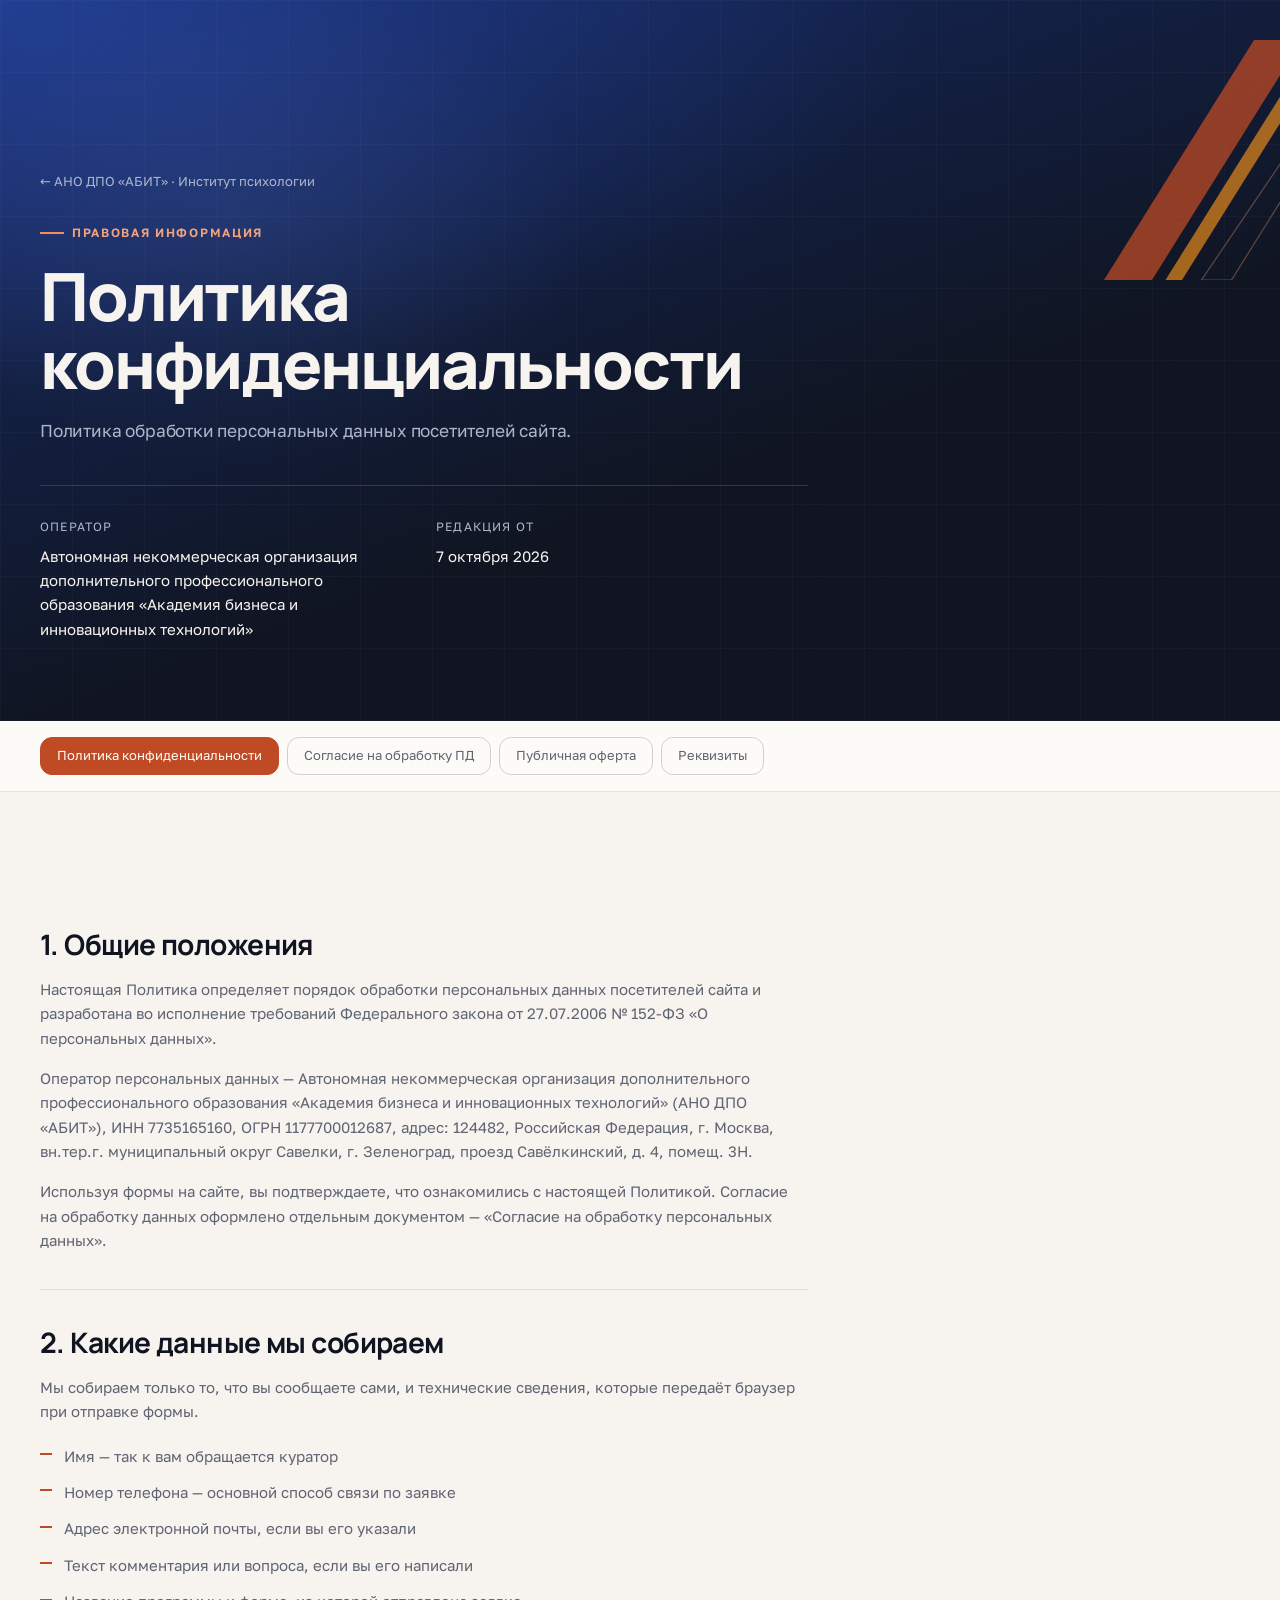
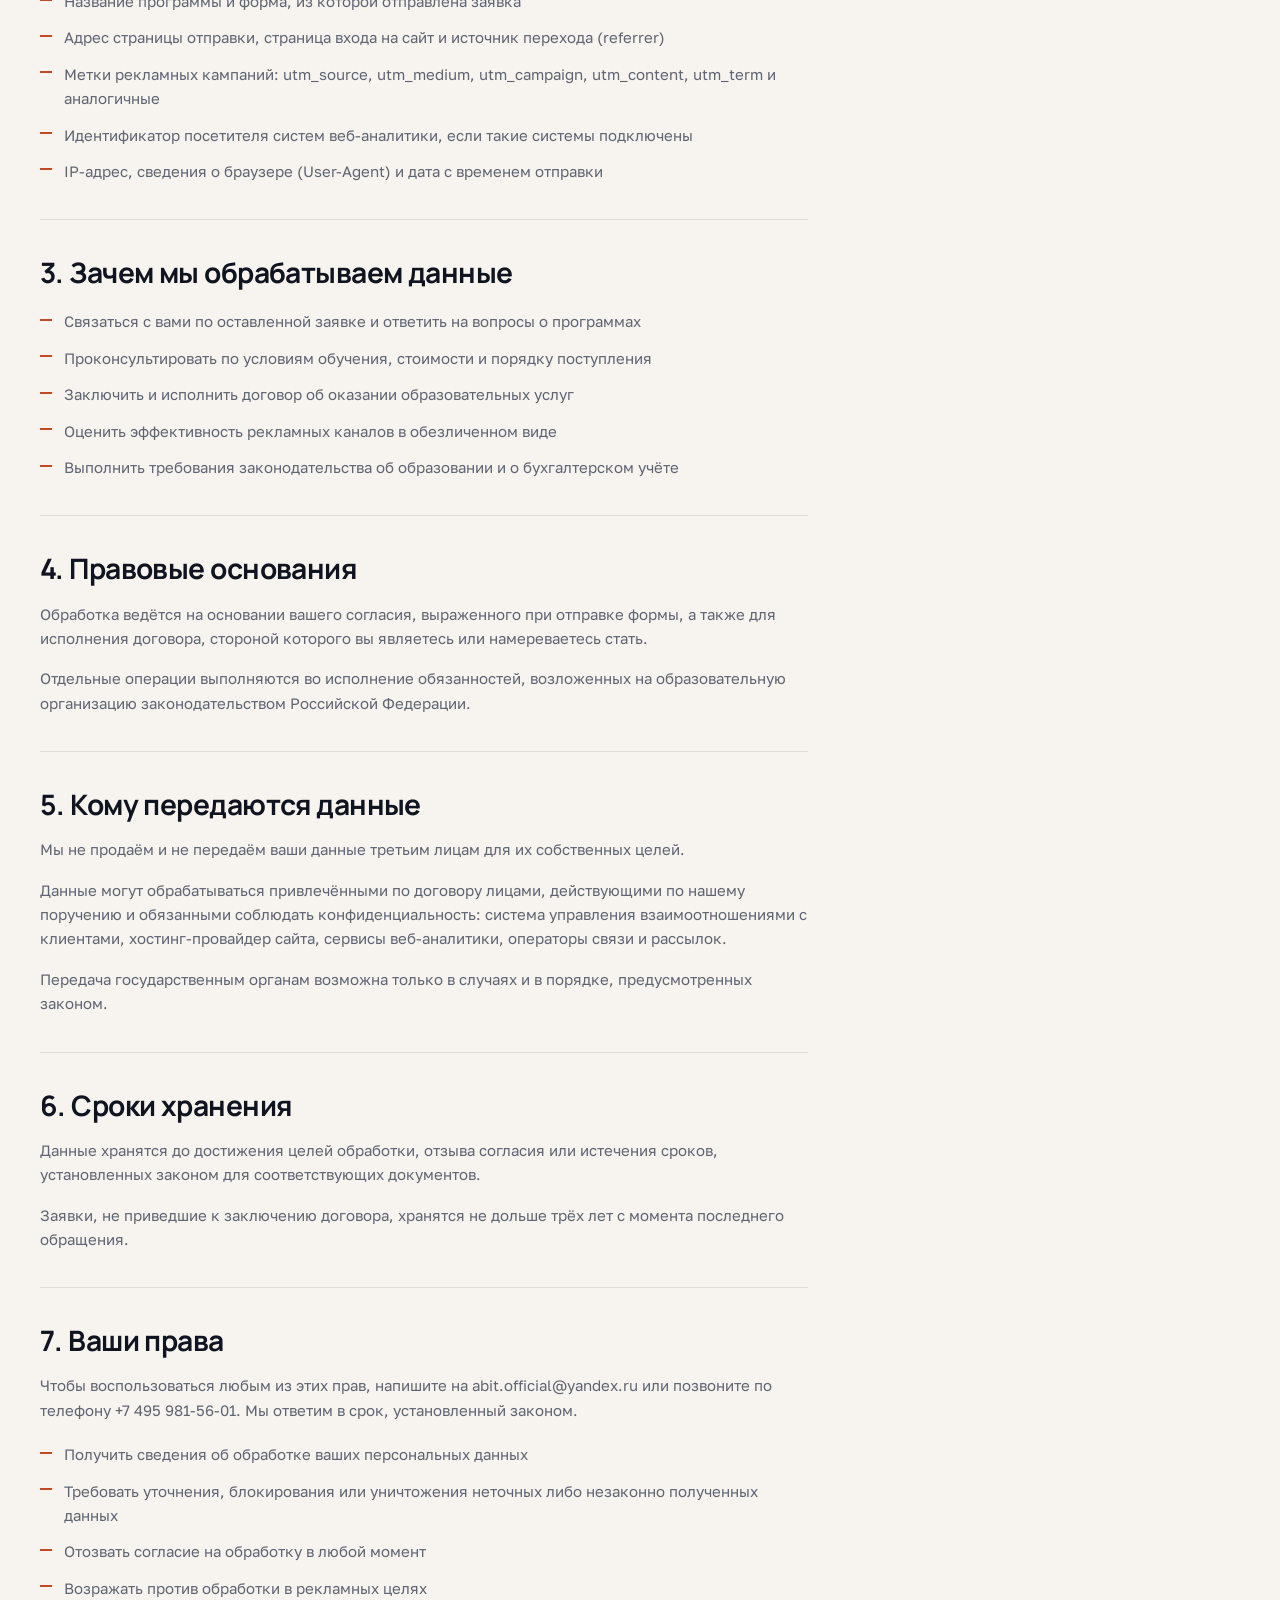
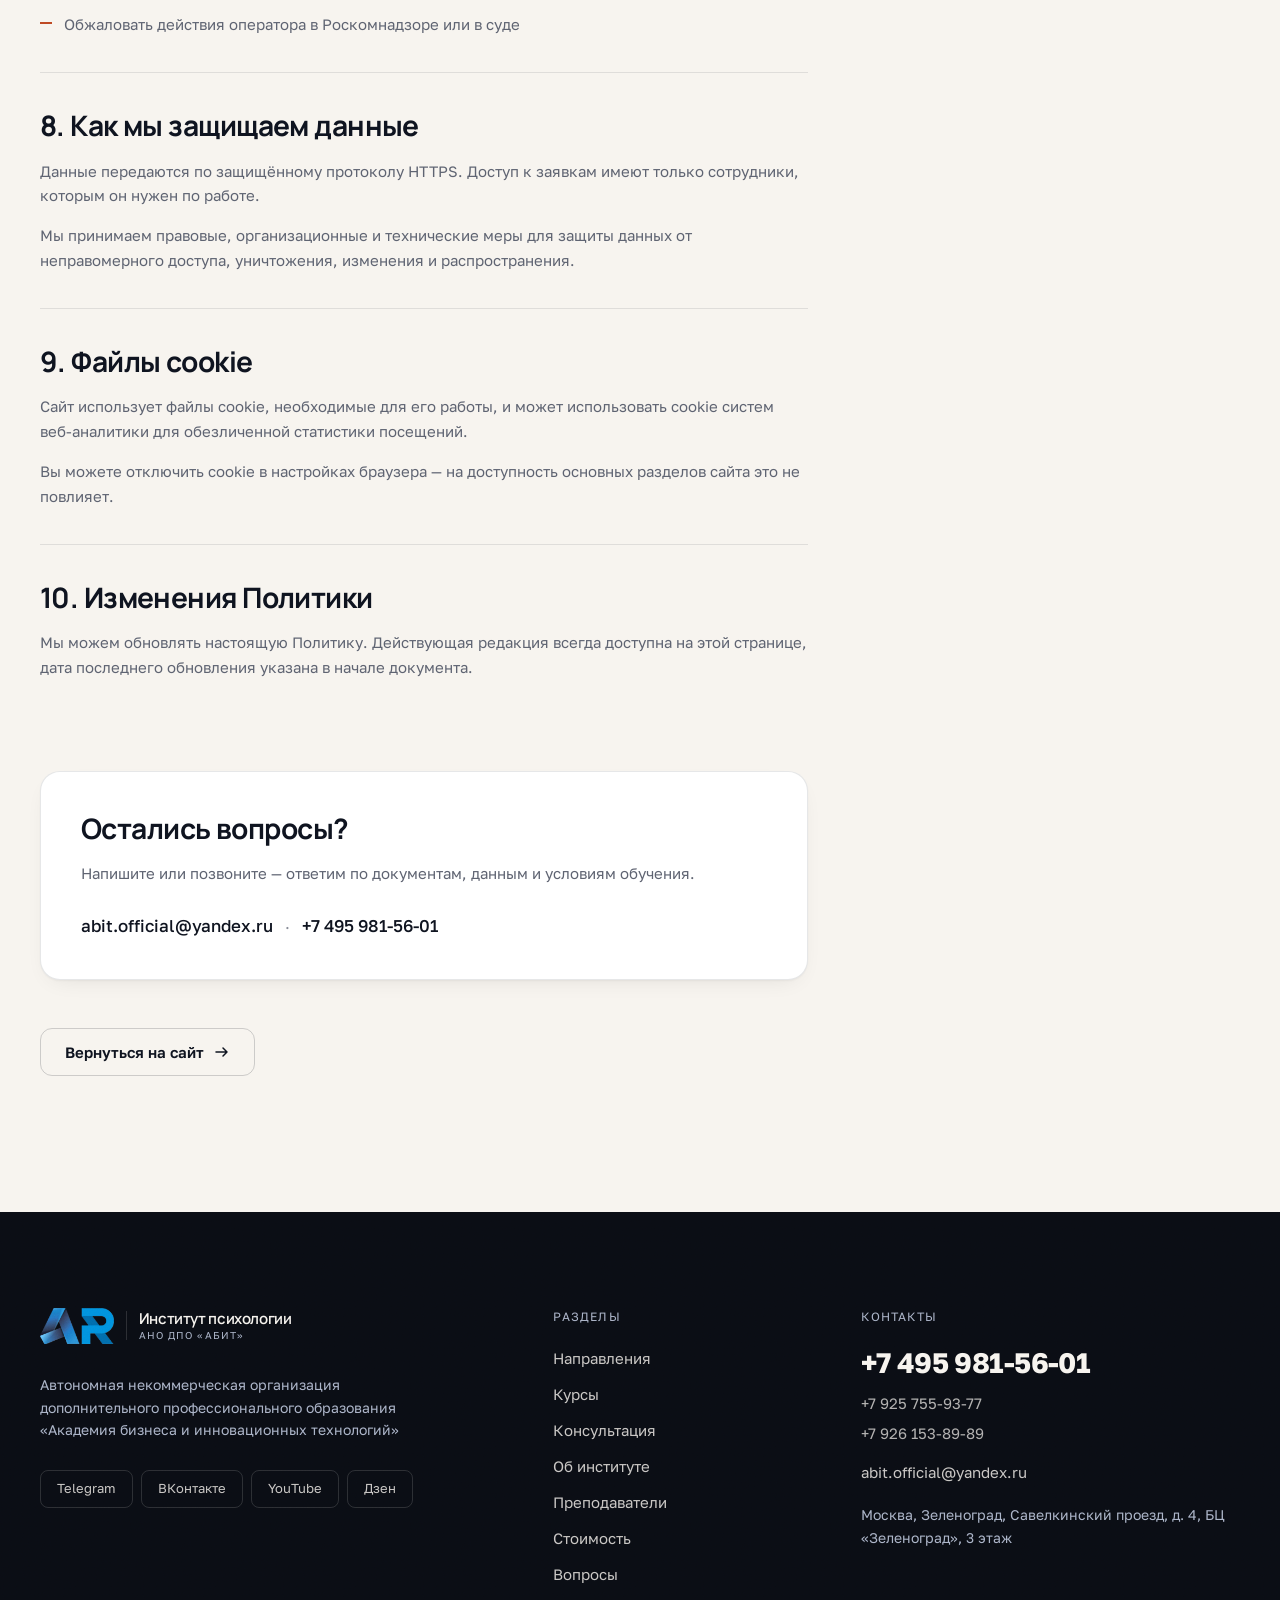
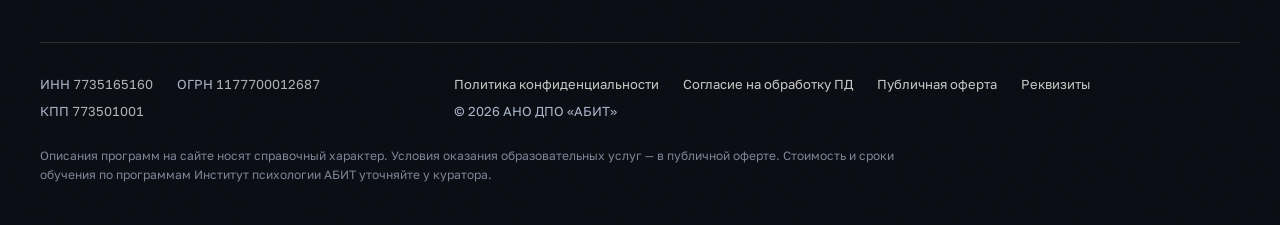
<file: abitpsy.ru/privacy/index.html>
<!DOCTYPE html><html lang="ru"><head><meta charSet="utf-8"/><link rel="preconnect" href="../index.html" crossorigin=""/><meta name="viewport" content="width=device-width, initial-scale=1"/><link rel="preload" as="image" href="../_next/static/media/logo-ar.1ouoc7z3ee97n.webp"/><link rel="stylesheet" href="../_next/static/chunks/1mx0cpjjw2t5j.css" data-precedence="next"/><link rel="preload" as="script" fetchPriority="low" href="../_next/static/chunks/30rkezs3-j8uf.js"/><script src="../_next/static/chunks/27jktro2p5rq9.js" async=""></script><script src="../_next/static/chunks/31iarpvmym1z2.js" async=""></script><script src="../_next/static/chunks/3n2n0kdz7qf-n.js" async=""></script><script src="../_next/static/chunks/turbopack-3ojynd9wqpy-c.js" async=""></script><script src="../_next/static/chunks/360qox18laca2.js" async=""></script><script src="../_next/static/chunks/3wunvy5y4n5jx.js" async=""></script><script src="../_next/static/chunks/05-c3ty_6dwfk.js" async=""></script><script src="../_next/static/chunks/14mrh2-p_w84d.js" async=""></script><script src="../_next/static/chunks/08sg4p-9erkyi.js" async=""></script><meta name="theme-color" content="#0f1420"/><title>Политика конфиденциальности | Институт психологии АБИТ</title><meta name="description" content="Как АНО ДПО «АБИТ» обрабатывает персональные данные посетителей сайта: какие данные собираем, зачем, кому передаём и как их удалить."/><meta name="author" content="АНО ДПО «АБИТ»"/><meta name="keywords" content="институт психологии,обучение на психолога Москва,профессиональная переподготовка психолог,заочное обучение психологии,психологическое консультирование,курсы психологии,ДПО психология"/><meta name="robots" content="index, follow"/><meta name="googlebot" content="index, follow, max-video-preview:-1, max-image-preview:large, max-snippet:-1"/><link rel="canonical" href="index.html"/><meta property="og:title" content="Институт психологии АБИТ — обучение на психолога в Москве"/><meta property="og:description" content="Институт психологии АНО ДПО «АБИТ»: 20 программ переподготовки и повышения квалификации психологов. Заочное обучение с очными встречами в Москве, от 340 часов, диплом установленного образца."/><meta property="og:url" content="https://abitpsy.ru/"/><meta property="og:site_name" content="Институт психологии АБИТ"/><meta property="og:locale" content="ru_RU"/><meta property="og:image" content="https://abitpsy.ru/opengraph-image?700d8714ed6a86f3"/><meta property="og:image:type" content="image/png"/><meta property="og:image:width" content="1200"/><meta property="og:image:height" content="630"/><meta property="og:image:alt" content="Институт психологии АБИТ — АНО ДПО «АБИТ»"/><meta property="og:type" content="website"/><meta name="twitter:card" content="summary_large_image"/><meta name="twitter:title" content="Институт психологии АБИТ — обучение на психолога в Москве"/><meta name="twitter:description" content="Институт психологии АНО ДПО «АБИТ»: 20 программ переподготовки и повышения квалификации психологов. Заочное обучение с очными встречами в Москве, от 340 часов, диплом установленного образца."/><meta name="twitter:image" content="https://abitpsy.ru/twitter-image?4f4655fc634eec0c"/><meta name="twitter:image:alt" content="Институт психологии АБИТ — АНО ДПО «АБИТ»"/><meta name="twitter:image:type" content="image/png"/><meta name="twitter:image:width" content="1200"/><meta name="twitter:image:height" content="630"/><link rel="icon" href="../favicon.ico%3Ffavicon.2ek0vo2g967vw.ico" sizes="256x256" type="image/x-icon"/><link rel="icon" href="../icon.png%3Ficon.30zxnfl1invyp.png" sizes="512x512" type="image/png"/><link rel="apple-touch-icon" href="../apple-icon.png%3Fapple-icon.1skf9jua35j_v.png" sizes="180x180" type="image/png"/><script src="../_next/static/chunks/0cz1d0mv5g_q7.js" noModule=""></script></head><body class="antialiased"><div hidden=""><!--$--><!--/$--></div><script type="application/ld+json">{"@context":"https://schema.org","@type":"EducationalOrganization","@id":"https://abitpsy.ru/#organization","name":"Институт психологии АБИТ","legalName":"Автономная некоммерческая организация дополнительного профессионального образования «Академия бизнеса и инновационных технологий»","alternateName":["АБИТ","АНО ДПО «АБИТ»"],"url":"https://abitpsy.ru","logo":{"@type":"ImageObject","url":"https://abitpsy.ru/icon.png","width":512,"height":512},"image":"https://abitpsy.ru/icon.png","description":"Институт психологии АНО ДПО «АБИТ»: 20 программ переподготовки и повышения квалификации психологов. Заочное обучение с очными встречами в Москве, от 340 часов, диплом установленного образца.","telephone":"+7 495 981-56-01","email":"abit.official@yandex.ru","address":{"@type":"PostalAddress","streetAddress":"Савелкинский проезд, д. 4","addressLocality":"Зеленоград, Москва","postalCode":"124482","addressCountry":"RU"},"taxID":"7735165160","areaServed":"RU"}</script><script type="application/ld+json">{"@context":"https://schema.org","@type":"WebSite","@id":"https://abitpsy.ru/#website","url":"https://abitpsy.ru","name":"Институт психологии АБИТ","inLanguage":"ru-RU","publisher":{"@id":"https://abitpsy.ru/#organization"}}</script><script type="application/ld+json">{"@context":"https://schema.org","@type":"Course","name":"Психологическое консультирование и психодиагностика","description":"Профессиональная переподготовка в АНО ДПО «АБИТ»: 468 часов, заочно с очными встречами в Москве. Диплом с квалификацией «Психолог-консультант».","provider":{"@id":"https://abitpsy.ru/#organization"},"url":"https://abitpsy.ru","educationalCredentialAwarded":"Диплом о профессиональной переподготовке с квалификацией «Психолог-консультант»","timeRequired":"P30W","hasCourseInstance":{"@type":"CourseInstance","courseMode":"blended","courseWorkload":"PT468H","location":{"@type":"Place","name":"АНО ДПО «АБИТ»","address":"Москва, Зеленоград, Савелкинский проезд, д. 4, БЦ «Зеленоград», 3 этаж"}},"offers":{"@type":"Offer","price":105000,"priceCurrency":"RUB","category":"Профессиональная переподготовка"}}</script><main class="bg-paper-100"><section class="grain starfield bg-brand relative overflow-hidden pt-[4.5rem] lg:pt-[5.5rem]"><div aria-hidden="true" class="grid-lines pointer-events-none absolute inset-0 opacity-60"></div><svg viewBox="0 0 320 320" fill="none" aria-hidden="true" class="pointer-events-none select-none absolute top-10 -right-16 hidden w-[15rem] opacity-80 lg:block"><path d="M200 0h64L64 320H0Z" fill="var(--color-accent-500)" opacity="0.9"></path><path d="M282 0h22L104 320H82Z" fill="var(--color-signal-500)" opacity="0.85"></path><path d="M320 40v40L170 320h-40Z" stroke="var(--color-accent-200)" stroke-opacity="0.45" stroke-width="1.5"></path></svg><div class="container-page relative py-14 lg:py-20"><a class="link-underline text-[0.8125rem] text-content-inverse-muted transition-colors hover:text-paper-100" href="../index.html">← <!-- -->АНО ДПО «АБИТ»<!-- --> · Институт психологии</a><p class="eyebrow mt-8 flex w-fit text-accent-200"><span class="h-0.5 w-6 bg-accent-400"></span>Правовая информация</p><h1 class="mt-5 max-w-4xl text-display-lg text-balance text-paper-100">Политика конфиденциальности</h1><p class="mt-5 max-w-2xl text-lead text-content-inverse-muted">Политика обработки персональных данных посетителей сайта.</p><dl class="mt-10 grid gap-6 border-t border-line-inverse pt-8 sm:grid-cols-2 lg:max-w-3xl"><div><dt class="text-[0.75rem] tracking-[0.1em] text-content-inverse-muted uppercase">Оператор</dt><dd class="mt-2 text-[0.9375rem] leading-relaxed text-paper-100">Автономная некоммерческая организация дополнительного профессионального образования «Академия бизнеса и инновационных технологий»</dd></div><div><dt class="text-[0.75rem] tracking-[0.1em] text-content-inverse-muted uppercase">Редакция от</dt><dd class="mt-2 text-[0.9375rem] leading-relaxed text-paper-100">7 октября 2026</dd></div></dl></div></section><nav aria-label="Правовые документы" class="border-b border-line bg-paper-50"><div class="container-page scrollbar-none flex gap-2 overflow-x-auto py-4"><a aria-current="page" class="shrink-0 rounded-[var(--radius-control)] border px-4 py-2 text-[0.8125rem] whitespace-nowrap transition-colors border-accent-500 bg-accent-500 text-white" href="index.html">Политика конфиденциальности</a><a class="shrink-0 rounded-[var(--radius-control)] border px-4 py-2 text-[0.8125rem] whitespace-nowrap transition-colors border-line-strong text-content-muted hover:border-ink-900 hover:text-ink-900" href="../consent/index.html">Согласие на обработку ПД</a><a class="shrink-0 rounded-[var(--radius-control)] border px-4 py-2 text-[0.8125rem] whitespace-nowrap transition-colors border-line-strong text-content-muted hover:border-ink-900 hover:text-ink-900" href="../offer/index.html">Публичная оферта</a><a class="shrink-0 rounded-[var(--radius-control)] border px-4 py-2 text-[0.8125rem] whitespace-nowrap transition-colors border-line-strong text-content-muted hover:border-ink-900 hover:text-ink-900" href="../requisites/index.html">Реквизиты</a></div></nav><section class="section-y"><div class="container-page"><div class="max-w-3xl"><article class="border-b border-line py-9 first:pt-0 last:border-b-0"><h2 class="text-display-sm text-ink-900">1. Общие положения</h2><p class="mt-4 text-[0.9375rem] leading-relaxed text-content-muted">Настоящая Политика определяет порядок обработки персональных данных посетителей сайта и разработана во исполнение требований Федерального закона от 27.07.2006 № 152-ФЗ «О персональных данных».</p><p class="mt-4 text-[0.9375rem] leading-relaxed text-content-muted">Оператор персональных данных — Автономная некоммерческая организация дополнительного профессионального образования «Академия бизнеса и инновационных технологий» (АНО ДПО «АБИТ»), ИНН 7735165160, ОГРН 1177700012687, адрес: 124482, Российская Федерация, г. Москва, вн.тер.г. муниципальный округ Савелки, г. Зеленоград, проезд Савёлкинский, д. 4, помещ. 3Н.</p><p class="mt-4 text-[0.9375rem] leading-relaxed text-content-muted">Используя формы на сайте, вы подтверждаете, что ознакомились с настоящей Политикой. Согласие на обработку данных оформлено отдельным документом — «Согласие на обработку персональных данных».</p></article><article class="border-b border-line py-9 first:pt-0 last:border-b-0"><h2 class="text-display-sm text-ink-900">2. Какие данные мы собираем</h2><p class="mt-4 text-[0.9375rem] leading-relaxed text-content-muted">Мы собираем только то, что вы сообщаете сами, и технические сведения, которые передаёт браузер при отправке формы.</p><ul class="mt-5 space-y-3"><li class="flex items-start gap-3"><span aria-hidden="true" class="mt-[0.6rem] h-0.5 w-3 shrink-0 bg-accent-500"></span><span class="text-[0.9375rem] leading-relaxed text-content-muted">Имя — так к вам обращается куратор</span></li><li class="flex items-start gap-3"><span aria-hidden="true" class="mt-[0.6rem] h-0.5 w-3 shrink-0 bg-accent-500"></span><span class="text-[0.9375rem] leading-relaxed text-content-muted">Номер телефона — основной способ связи по заявке</span></li><li class="flex items-start gap-3"><span aria-hidden="true" class="mt-[0.6rem] h-0.5 w-3 shrink-0 bg-accent-500"></span><span class="text-[0.9375rem] leading-relaxed text-content-muted">Адрес электронной почты, если вы его указали</span></li><li class="flex items-start gap-3"><span aria-hidden="true" class="mt-[0.6rem] h-0.5 w-3 shrink-0 bg-accent-500"></span><span class="text-[0.9375rem] leading-relaxed text-content-muted">Текст комментария или вопроса, если вы его написали</span></li><li class="flex items-start gap-3"><span aria-hidden="true" class="mt-[0.6rem] h-0.5 w-3 shrink-0 bg-accent-500"></span><span class="text-[0.9375rem] leading-relaxed text-content-muted">Название программы и форма, из которой отправлена заявка</span></li><li class="flex items-start gap-3"><span aria-hidden="true" class="mt-[0.6rem] h-0.5 w-3 shrink-0 bg-accent-500"></span><span class="text-[0.9375rem] leading-relaxed text-content-muted">Адрес страницы отправки, страница входа на сайт и источник перехода (referrer)</span></li><li class="flex items-start gap-3"><span aria-hidden="true" class="mt-[0.6rem] h-0.5 w-3 shrink-0 bg-accent-500"></span><span class="text-[0.9375rem] leading-relaxed text-content-muted">Метки рекламных кампаний: utm_source, utm_medium, utm_campaign, utm_content, utm_term и аналогичные</span></li><li class="flex items-start gap-3"><span aria-hidden="true" class="mt-[0.6rem] h-0.5 w-3 shrink-0 bg-accent-500"></span><span class="text-[0.9375rem] leading-relaxed text-content-muted">Идентификатор посетителя систем веб-аналитики, если такие системы подключены</span></li><li class="flex items-start gap-3"><span aria-hidden="true" class="mt-[0.6rem] h-0.5 w-3 shrink-0 bg-accent-500"></span><span class="text-[0.9375rem] leading-relaxed text-content-muted">IP-адрес, сведения о браузере (User-Agent) и дата с временем отправки</span></li></ul></article><article class="border-b border-line py-9 first:pt-0 last:border-b-0"><h2 class="text-display-sm text-ink-900">3. Зачем мы обрабатываем данные</h2><ul class="mt-5 space-y-3"><li class="flex items-start gap-3"><span aria-hidden="true" class="mt-[0.6rem] h-0.5 w-3 shrink-0 bg-accent-500"></span><span class="text-[0.9375rem] leading-relaxed text-content-muted">Связаться с вами по оставленной заявке и ответить на вопросы о программах</span></li><li class="flex items-start gap-3"><span aria-hidden="true" class="mt-[0.6rem] h-0.5 w-3 shrink-0 bg-accent-500"></span><span class="text-[0.9375rem] leading-relaxed text-content-muted">Проконсультировать по условиям обучения, стоимости и порядку поступления</span></li><li class="flex items-start gap-3"><span aria-hidden="true" class="mt-[0.6rem] h-0.5 w-3 shrink-0 bg-accent-500"></span><span class="text-[0.9375rem] leading-relaxed text-content-muted">Заключить и исполнить договор об оказании образовательных услуг</span></li><li class="flex items-start gap-3"><span aria-hidden="true" class="mt-[0.6rem] h-0.5 w-3 shrink-0 bg-accent-500"></span><span class="text-[0.9375rem] leading-relaxed text-content-muted">Оценить эффективность рекламных каналов в обезличенном виде</span></li><li class="flex items-start gap-3"><span aria-hidden="true" class="mt-[0.6rem] h-0.5 w-3 shrink-0 bg-accent-500"></span><span class="text-[0.9375rem] leading-relaxed text-content-muted">Выполнить требования законодательства об образовании и о бухгалтерском учёте</span></li></ul></article><article class="border-b border-line py-9 first:pt-0 last:border-b-0"><h2 class="text-display-sm text-ink-900">4. Правовые основания</h2><p class="mt-4 text-[0.9375rem] leading-relaxed text-content-muted">Обработка ведётся на основании вашего согласия, выраженного при отправке формы, а также для исполнения договора, стороной которого вы являетесь или намереваетесь стать.</p><p class="mt-4 text-[0.9375rem] leading-relaxed text-content-muted">Отдельные операции выполняются во исполнение обязанностей, возложенных на образовательную организацию законодательством Российской Федерации.</p></article><article class="border-b border-line py-9 first:pt-0 last:border-b-0"><h2 class="text-display-sm text-ink-900">5. Кому передаются данные</h2><p class="mt-4 text-[0.9375rem] leading-relaxed text-content-muted">Мы не продаём и не передаём ваши данные третьим лицам для их собственных целей.</p><p class="mt-4 text-[0.9375rem] leading-relaxed text-content-muted">Данные могут обрабатываться привлечёнными по договору лицами, действующими по нашему поручению и обязанными соблюдать конфиденциальность: система управления взаимоотношениями с клиентами, хостинг-провайдер сайта, сервисы веб-аналитики, операторы связи и рассылок.</p><p class="mt-4 text-[0.9375rem] leading-relaxed text-content-muted">Передача государственным органам возможна только в случаях и в порядке, предусмотренных законом.</p></article><article class="border-b border-line py-9 first:pt-0 last:border-b-0"><h2 class="text-display-sm text-ink-900">6. Сроки хранения</h2><p class="mt-4 text-[0.9375rem] leading-relaxed text-content-muted">Данные хранятся до достижения целей обработки, отзыва согласия или истечения сроков, установленных законом для соответствующих документов.</p><p class="mt-4 text-[0.9375rem] leading-relaxed text-content-muted">Заявки, не приведшие к заключению договора, хранятся не дольше трёх лет с момента последнего обращения.</p></article><article class="border-b border-line py-9 first:pt-0 last:border-b-0"><h2 class="text-display-sm text-ink-900">7. Ваши права</h2><p class="mt-4 text-[0.9375rem] leading-relaxed text-content-muted">Чтобы воспользоваться любым из этих прав, напишите на abit.official@yandex.ru или позвоните по телефону +7 495 981-56-01. Мы ответим в срок, установленный законом.</p><ul class="mt-5 space-y-3"><li class="flex items-start gap-3"><span aria-hidden="true" class="mt-[0.6rem] h-0.5 w-3 shrink-0 bg-accent-500"></span><span class="text-[0.9375rem] leading-relaxed text-content-muted">Получить сведения об обработке ваших персональных данных</span></li><li class="flex items-start gap-3"><span aria-hidden="true" class="mt-[0.6rem] h-0.5 w-3 shrink-0 bg-accent-500"></span><span class="text-[0.9375rem] leading-relaxed text-content-muted">Требовать уточнения, блокирования или уничтожения неточных либо незаконно полученных данных</span></li><li class="flex items-start gap-3"><span aria-hidden="true" class="mt-[0.6rem] h-0.5 w-3 shrink-0 bg-accent-500"></span><span class="text-[0.9375rem] leading-relaxed text-content-muted">Отозвать согласие на обработку в любой момент</span></li><li class="flex items-start gap-3"><span aria-hidden="true" class="mt-[0.6rem] h-0.5 w-3 shrink-0 bg-accent-500"></span><span class="text-[0.9375rem] leading-relaxed text-content-muted">Возражать против обработки в рекламных целях</span></li><li class="flex items-start gap-3"><span aria-hidden="true" class="mt-[0.6rem] h-0.5 w-3 shrink-0 bg-accent-500"></span><span class="text-[0.9375rem] leading-relaxed text-content-muted">Обжаловать действия оператора в Роскомнадзоре или в суде</span></li></ul></article><article class="border-b border-line py-9 first:pt-0 last:border-b-0"><h2 class="text-display-sm text-ink-900">8. Как мы защищаем данные</h2><p class="mt-4 text-[0.9375rem] leading-relaxed text-content-muted">Данные передаются по защищённому протоколу HTTPS. Доступ к заявкам имеют только сотрудники, которым он нужен по работе.</p><p class="mt-4 text-[0.9375rem] leading-relaxed text-content-muted">Мы принимаем правовые, организационные и технические меры для защиты данных от неправомерного доступа, уничтожения, изменения и распространения.</p></article><article class="border-b border-line py-9 first:pt-0 last:border-b-0"><h2 class="text-display-sm text-ink-900">9. Файлы cookie</h2><p class="mt-4 text-[0.9375rem] leading-relaxed text-content-muted">Сайт использует файлы cookie, необходимые для его работы, и может использовать cookie систем веб-аналитики для обезличенной статистики посещений.</p><p class="mt-4 text-[0.9375rem] leading-relaxed text-content-muted">Вы можете отключить cookie в настройках браузера — на доступность основных разделов сайта это не повлияет.</p></article><article class="border-b border-line py-9 first:pt-0 last:border-b-0"><h2 class="text-display-sm text-ink-900">10. Изменения Политики</h2><p class="mt-4 text-[0.9375rem] leading-relaxed text-content-muted">Мы можем обновлять настоящую Политику. Действующая редакция всегда доступна на этой странице, дата последнего обновления указана в начале документа.</p></article></div><div class="mt-14 max-w-3xl rounded-card-lg border border-line bg-surface-raised p-8 shadow-card md:p-10"><h2 class="text-display-sm text-ink-900">Остались вопросы?</h2><p class="mt-4 text-[0.9375rem] leading-relaxed text-content-muted">Напишите или позвоните — ответим по документам, данным и условиям обучения.</p><div class="mt-7 flex flex-col gap-3 sm:flex-row sm:items-center"><a href="mailto:abit.official@yandex.ru" class="link-underline text-[1.0625rem] font-medium text-ink-900">abit.official@yandex.ru</a><span aria-hidden="true" class="hidden text-content-subtle sm:inline">·</span><a href="tel:+74959815601" class="link-underline text-[1.0625rem] font-medium text-ink-900">+7 495 981-56-01</a></div></div><div class="mt-12"><a class="group relative inline-flex items-center justify-center gap-2.5 rounded-[var(--radius-control)] font-semibold whitespace-nowrap transition-all duration-300 ease-[var(--ease-out-quint)] disabled:pointer-events-none disabled:opacity-50 active:scale-[0.98] border border-line-strong text-ink-900 hover:border-ink-900 hover:bg-ink-900 hover:text-paper-100 h-12 px-6 text-[0.9375rem]" href="../index.html">Вернуться на сайт<svg viewBox="0 0 16 16" fill="none" aria-hidden="true" class="size-4 shrink-0 transition-transform duration-300 ease-[var(--ease-out-quint)] group-hover:translate-x-1"><path d="M2 8h11M9 4l4 4-4 4" stroke="currentColor" stroke-width="1.5" stroke-linecap="round" stroke-linejoin="round"></path></svg></a></div></div></section></main><footer class="grain relative bg-ink-950 pt-16 pb-10 lg:pt-24"><div class="container-page relative"><div class="grid gap-12 lg:grid-cols-12 lg:gap-8"><div class="lg:col-span-5"><span class="group inline-flex items-center gap-3"><img alt="АБИТ" width="540" height="264" decoding="async" data-nimg="1" class="h-8 w-auto transition-opacity duration-300 group-hover:opacity-85 md:h-9 brightness-110" style="color:transparent" src="../_next/static/media/logo-ar.1ouoc7z3ee97n.webp"/><span class="hidden flex-col leading-none border-l pl-3 sm:flex border-line-inverse"><span class="font-display text-[0.9375rem] font-semibold tracking-tight text-paper-100">Институт психологии</span><span class="mt-1 text-[0.625rem] tracking-[0.11em] uppercase text-content-inverse-muted">АНО ДПО «АБИТ»</span></span></span><p class="mt-6 max-w-sm text-[0.875rem] leading-relaxed text-content-inverse-muted">Автономная некоммерческая организация дополнительного профессионального образования «Академия бизнеса и инновационных технологий»</p><ul class="mt-7 flex flex-wrap gap-2"><li><a href="https://t.me/" target="_blank" rel="noopener noreferrer" class="inline-flex rounded-lg border border-line-inverse px-4 py-2 text-[0.8125rem] text-paper-100/80 transition-colors hover:border-paper-100 hover:text-paper-100">Telegram</a></li><li><a href="https://vk.com/" target="_blank" rel="noopener noreferrer" class="inline-flex rounded-lg border border-line-inverse px-4 py-2 text-[0.8125rem] text-paper-100/80 transition-colors hover:border-paper-100 hover:text-paper-100">ВКонтакте</a></li><li><a href="https://youtube.com/" target="_blank" rel="noopener noreferrer" class="inline-flex rounded-lg border border-line-inverse px-4 py-2 text-[0.8125rem] text-paper-100/80 transition-colors hover:border-paper-100 hover:text-paper-100">YouTube</a></li><li><a href="https://dzen.ru/" target="_blank" rel="noopener noreferrer" class="inline-flex rounded-lg border border-line-inverse px-4 py-2 text-[0.8125rem] text-paper-100/80 transition-colors hover:border-paper-100 hover:text-paper-100">Дзен</a></li></ul></div><nav aria-label="Навигация в подвале" class="lg:col-span-3"><p class="text-[0.75rem] tracking-[0.1em] text-content-inverse-muted uppercase">Разделы</p><ul class="mt-5 space-y-3"><li><a href="../index.html#catalog" class="link-underline text-[0.9375rem] text-paper-100/80 transition-colors hover:text-paper-100">Направления</a></li><li><a href="../index.html#courses" class="link-underline text-[0.9375rem] text-paper-100/80 transition-colors hover:text-paper-100">Курсы</a></li><li><a href="../index.html#consultation" class="link-underline text-[0.9375rem] text-paper-100/80 transition-colors hover:text-paper-100">Консультация</a></li><li><a href="../index.html#about" class="link-underline text-[0.9375rem] text-paper-100/80 transition-colors hover:text-paper-100">Об институте</a></li><li><a href="../index.html#director" class="link-underline text-[0.9375rem] text-paper-100/80 transition-colors hover:text-paper-100">Преподаватели</a></li><li><a href="../index.html#pricing" class="link-underline text-[0.9375rem] text-paper-100/80 transition-colors hover:text-paper-100">Стоимость</a></li><li><a href="../index.html#faq" class="link-underline text-[0.9375rem] text-paper-100/80 transition-colors hover:text-paper-100">Вопросы</a></li></ul></nav><div class="lg:col-span-4"><p class="text-[0.75rem] tracking-[0.1em] text-content-inverse-muted uppercase">Контакты</p><a href="tel:+74959815601" class="mt-5 block text-display-sm text-paper-100 transition-colors hover:text-accent-200">+7 495 981-56-01</a><ul class="mt-3 space-y-1.5"><li><a href="tel:+79257559377" class="link-underline text-[0.9375rem] text-paper-100/70">+7 925 755-93-77</a></li><li><a href="tel:+79261538989" class="link-underline text-[0.9375rem] text-paper-100/70">+7 926 153-89-89</a></li></ul><a href="mailto:abit.official@yandex.ru" class="link-underline mt-4 inline-block text-[0.9375rem] text-paper-100/80">abit.official@yandex.ru</a><p class="mt-5 text-[0.875rem] leading-relaxed text-content-inverse-muted">Москва, Зеленоград, Савелкинский проезд, д. 4, БЦ «Зеленоград», 3 этаж</p></div></div><div class="mt-14 flex flex-col gap-6 border-t border-line-inverse pt-8 lg:flex-row lg:items-center lg:justify-between"><ul class="flex flex-wrap gap-x-6 gap-y-2"><li class="text-[0.8125rem] text-content-inverse-muted">ИНН<!-- --> <span class="tnum text-paper-100/70">7735165160</span></li><li class="text-[0.8125rem] text-content-inverse-muted">ОГРН<!-- --> <span class="tnum text-paper-100/70">1177700012687</span></li><li class="text-[0.8125rem] text-content-inverse-muted">КПП<!-- --> <span class="tnum text-paper-100/70">773501001</span></li></ul><div class="flex flex-wrap items-center gap-x-6 gap-y-2"><a class="link-underline text-[0.8125rem] text-paper-100/80 transition-colors hover:text-paper-100" href="index.html">Политика конфиденциальности</a><a class="link-underline text-[0.8125rem] text-paper-100/80 transition-colors hover:text-paper-100" href="../consent/index.html">Согласие на обработку ПД</a><a class="link-underline text-[0.8125rem] text-paper-100/80 transition-colors hover:text-paper-100" href="../offer/index.html">Публичная оферта</a><a class="link-underline text-[0.8125rem] text-paper-100/80 transition-colors hover:text-paper-100" href="../requisites/index.html">Реквизиты</a><p class="text-[0.8125rem] text-content-inverse-muted">© <!-- -->2026<!-- --> <!-- -->АНО ДПО «АБИТ»</p></div></div><p class="mt-6 max-w-4xl text-[0.75rem] leading-relaxed text-content-inverse-muted/70">Описания программ на сайте носят справочный характер. Условия оказания образовательных услуг — в<!-- --> <a class="link-underline" href="../offer/index.html">публичной оферте</a>. Стоимость и сроки обучения по программам <!-- -->Институт психологии АБИТ<!-- --> уточняйте у куратора.</p></div></footer><!--$--><!--/$--><script src="../_next/static/chunks/30rkezs3-j8uf.js" id="_R_" async=""></script><script>(self.__next_f=self.__next_f||[]).push([0])</script><script>self.__next_f.push([1,"1:\"$Sreact.fragment\"\n2:I[90542,[\"/_next/static/chunks/360qox18laca2.js\",\"/_next/static/chunks/3wunvy5y4n5jx.js\"],\"LeadDialogProvider\"]\n3:I[39756,[\"/_next/static/chunks/05-c3ty_6dwfk.js\",\"/_next/static/chunks/14mrh2-p_w84d.js\"],\"default\"]\n4:I[37457,[\"/_next/static/chunks/05-c3ty_6dwfk.js\",\"/_next/static/chunks/14mrh2-p_w84d.js\"],\"default\"]\nc:I[68027,[\"/_next/static/chunks/360qox18laca2.js\",\"/_next/static/chunks/3wunvy5y4n5jx.js\"],\"default\",1]\n:HL[\"/_next/static/chunks/1mx0cpjjw2t5j.css\",\"style\"]\n:HC[\"/\",\"\"]\n"])</script><script>self.__next_f.push([1,"0:{\"P\":null,\"c\":[\"\",\"privacy\",\"\"],\"q\":\"\",\"i\":false,\"f\":[[[\"\",{\"children\":[\"privacy\",{\"children\":[\"__PAGE__\",{}]}]},\"$undefined\",\"$undefined\",16],[[\"$\",\"$1\",\"c\",{\"children\":[[[\"$\",\"link\",\"0\",{\"rel\":\"stylesheet\",\"href\":\"/_next/static/chunks/1mx0cpjjw2t5j.css\",\"precedence\":\"next\",\"crossOrigin\":\"$undefined\",\"nonce\":\"$undefined\"}],[\"$\",\"script\",\"script-0\",{\"src\":\"/_next/static/chunks/360qox18laca2.js\",\"async\":true,\"nonce\":\"$undefined\"}],[\"$\",\"script\",\"script-1\",{\"src\":\"/_next/static/chunks/3wunvy5y4n5jx.js\",\"async\":true,\"nonce\":\"$undefined\"}]],[\"$\",\"html\",null,{\"lang\":\"ru\",\"children\":[\"$\",\"body\",null,{\"className\":\"antialiased\",\"children\":[[[\"$\",\"script\",\"0\",{\"type\":\"application/ld+json\",\"dangerouslySetInnerHTML\":{\"__html\":\"{\\\"@context\\\":\\\"https://schema.org\\\",\\\"@type\\\":\\\"EducationalOrganization\\\",\\\"@id\\\":\\\"https://abitpsy.ru/#organization\\\",\\\"name\\\":\\\"Институт психологии АБИТ\\\",\\\"legalName\\\":\\\"Автономная некоммерческая организация дополнительного профессионального образования «Академия бизнеса и инновационных технологий»\\\",\\\"alternateName\\\":[\\\"АБИТ\\\",\\\"АНО ДПО «АБИТ»\\\"],\\\"url\\\":\\\"https://abitpsy.ru\\\",\\\"logo\\\":{\\\"@type\\\":\\\"ImageObject\\\",\\\"url\\\":\\\"https://abitpsy.ru/icon.png\\\",\\\"width\\\":512,\\\"height\\\":512},\\\"image\\\":\\\"https://abitpsy.ru/icon.png\\\",\\\"description\\\":\\\"Институт психологии АНО ДПО «АБИТ»: 20 программ переподготовки и повышения квалификации психологов. Заочное обучение с очными встречами в Москве, от 340 часов, диплом установленного образца.\\\",\\\"telephone\\\":\\\"+7 495 981-56-01\\\",\\\"email\\\":\\\"abit.official@yandex.ru\\\",\\\"address\\\":{\\\"@type\\\":\\\"PostalAddress\\\",\\\"streetAddress\\\":\\\"Савелкинский проезд, д. 4\\\",\\\"addressLocality\\\":\\\"Зеленоград, Москва\\\",\\\"postalCode\\\":\\\"124482\\\",\\\"addressCountry\\\":\\\"RU\\\"},\\\"taxID\\\":\\\"7735165160\\\",\\\"areaServed\\\":\\\"RU\\\"}\"}}],[\"$\",\"script\",\"1\",{\"type\":\"application/ld+json\",\"dangerouslySetInnerHTML\":{\"__html\":\"{\\\"@context\\\":\\\"https://schema.org\\\",\\\"@type\\\":\\\"WebSite\\\",\\\"@id\\\":\\\"https://abitpsy.ru/#website\\\",\\\"url\\\":\\\"https://abitpsy.ru\\\",\\\"name\\\":\\\"Институт психологии АБИТ\\\",\\\"inLanguage\\\":\\\"ru-RU\\\",\\\"publisher\\\":{\\\"@id\\\":\\\"https://abitpsy.ru/#organization\\\"}}\"}}],[\"$\",\"script\",\"2\",{\"type\":\"application/ld+json\",\"dangerouslySetInnerHTML\":{\"__html\":\"{\\\"@context\\\":\\\"https://schema.org\\\",\\\"@type\\\":\\\"Course\\\",\\\"name\\\":\\\"Психологическое консультирование и психодиагностика\\\",\\\"description\\\":\\\"Профессиональная переподготовка в АНО ДПО «АБИТ»: 468 часов, заочно с очными встречами в Москве. Диплом с квалификацией «Психолог-консультант».\\\",\\\"provider\\\":{\\\"@id\\\":\\\"https://abitpsy.ru/#organization\\\"},\\\"url\\\":\\\"https://abitpsy.ru\\\",\\\"educationalCredentialAwarded\\\":\\\"Диплом о профессиональной переподготовке с квалификацией «Психолог-консультант»\\\",\\\"timeRequired\\\":\\\"P30W\\\",\\\"hasCourseInstance\\\":{\\\"@type\\\":\\\"CourseInstance\\\",\\\"courseMode\\\":\\\"blended\\\",\\\"courseWorkload\\\":\\\"PT468H\\\",\\\"location\\\":{\\\"@type\\\":\\\"Place\\\",\\\"name\\\":\\\"АНО ДПО «АБИТ»\\\",\\\"address\\\":\\\"Москва, Зеленоград, Савелкинский проезд, д. 4, БЦ «Зеленоград», 3 этаж\\\"}},\\\"offers\\\":{\\\"@type\\\":\\\"Offer\\\",\\\"price\\\":105000,\\\"priceCurrency\\\":\\\"RUB\\\",\\\"category\\\":\\\"Профессиональная переподготовка\\\"}}\"}}]],[\"$\",\"$L2\",null,{\"children\":[\"$\",\"$L3\",null,{\"parallelRouterKey\":\"children\",\"error\":\"$undefined\",\"errorStyles\":\"$undefined\",\"errorScripts\":\"$undefined\",\"template\":[\"$\",\"$L4\",null,{}],\"templateStyles\":\"$undefined\",\"templateScripts\":\"$undefined\",\"notFound\":[[[\"$\",\"title\",null,{\"children\":\"404: This page could not be found.\"}],[\"$\",\"div\",null,{\"style\":{\"fontFamily\":\"system-ui,\\\"Segoe UI\\\",Roboto,Helvetica,Arial,sans-serif,\\\"Apple Color Emoji\\\",\\\"Segoe UI Emoji\\\"\",\"height\":\"100vh\",\"textAlign\":\"center\",\"display\":\"flex\",\"flexDirection\":\"column\",\"alignItems\":\"center\",\"justifyContent\":\"center\"},\"children\":[\"$\",\"div\",null,{\"children\":[[\"$\",\"style\",null,{\"dangerouslySetInnerHTML\":{\"__html\":\"body{color:#000;background:#fff;margin:0}.next-error-h1{border-right:1px solid rgba(0,0,0,.3)}@media (prefers-color-scheme:dark){body{color:#fff;background:#000}.next-error-h1{border-right:1px solid rgba(255,255,255,.3)}}\"}}],\"$L5\",\"$L6\"]}]}]],[]],\"forbidden\":\"$undefined\",\"unauthorized\":\"$undefined\"}]}],\"$L7\"]}]}]]}],{\"children\":[\"$L8\",{\"children\":[\"$L9\",{},null,false,null]},null,false,\"$@a\"]},null,false,null],\"$Lb\",false]],\"m\":\"$undefined\",\"G\":[\"$c\",[\"$Ld\"]],\"S\":true,\"h\":null,\"s\":\"$undefined\",\"l\":\"$undefined\",\"p\":\"$undefined\",\"d\":\"$undefined\",\"b\":\"nvHYQnfTCB2BARMKMv6Y1\"}\n"])</script><script>self.__next_f.push([1,"e:I[98262,[\"/_next/static/chunks/360qox18laca2.js\",\"/_next/static/chunks/3wunvy5y4n5jx.js\"],\"Metrika\"]\nf:I[22016,[\"/_next/static/chunks/360qox18laca2.js\",\"/_next/static/chunks/3wunvy5y4n5jx.js\",\"/_next/static/chunks/08sg4p-9erkyi.js\"],\"\"]\n23:I[97367,[\"/_next/static/chunks/05-c3ty_6dwfk.js\",\"/_next/static/chunks/14mrh2-p_w84d.js\"],\"ViewportBoundary\"]\n25:I[97367,[\"/_next/static/chunks/05-c3ty_6dwfk.js\",\"/_next/static/chunks/14mrh2-p_w84d.js\"],\"MetadataBoundary\"]\n26:\"$Sreact.suspense\"\n5:[\"$\",\"h1\",null,{\"className\":\"next-error-h1\",\"style\":{\"display\":\"inline-block\",\"margin\":\"0 20px 0 0\",\"padding\":\"0 23px 0 0\",\"fontSize\":24,\"fontWeight\":500,\"verticalAlign\":\"top\",\"lineHeight\":\"49px\"},\"children\":404}]\n6:[\"$\",\"div\",null,{\"style\":{\"display\":\"inline-block\"},\"children\":[\"$\",\"h2\",null,{\"style\":{\"fontSize\":14,\"fontWeight\":400,\"lineHeight\":\"49px\",\"margin\":0},\"children\":\"This page could not be found.\"}]}]\n7:[\"$\",\"$Le\",null,{}]\n8:[\"$\",\"$1\",\"c\",{\"children\":[null,[\"$\",\"$L3\",null,{\"parallelRouterKey\":\"children\",\"error\":\"$undefined\",\"errorStyles\":\"$undefined\",\"errorScripts\":\"$undefined\",\"template\":[\"$\",\"$L4\",null,{}],\"templateStyles\":\"$undefined\",\"templateScripts\":\"$undefined\",\"notFound\":\"$undefined\",\"forbidden\":\"$undefined\",\"unauthorized\":\"$undefined\"}]]}]\n"])</script><script>self.__next_f.push([1,"9:[\"$\",\"$1\",\"c\",{\"children\":[[[\"$\",\"main\",null,{\"className\":\"bg-paper-100\",\"children\":[[\"$\",\"section\",null,{\"className\":\"grain starfield bg-brand relative overflow-hidden pt-[4.5rem] lg:pt-[5.5rem]\",\"children\":[[\"$\",\"div\",null,{\"aria-hidden\":\"true\",\"className\":\"grid-lines pointer-events-none absolute inset-0 opacity-60\"}],[\"$\",\"svg\",null,{\"viewBox\":\"0 0 320 320\",\"fill\":\"none\",\"aria-hidden\":\"true\",\"className\":\"pointer-events-none select-none absolute top-10 -right-16 hidden w-[15rem] opacity-80 lg:block\",\"children\":[[\"$\",\"path\",null,{\"d\":\"M200 0h64L64 320H0Z\",\"fill\":\"var(--color-accent-500)\",\"opacity\":\"0.9\"}],[\"$\",\"path\",null,{\"d\":\"M282 0h22L104 320H82Z\",\"fill\":\"var(--color-signal-500)\",\"opacity\":\"0.85\"}],[\"$\",\"path\",null,{\"d\":\"M320 40v40L170 320h-40Z\",\"stroke\":\"var(--color-accent-200)\",\"strokeOpacity\":\"0.45\",\"strokeWidth\":\"1.5\"}]]}],[\"$\",\"div\",null,{\"className\":\"container-page relative py-14 lg:py-20\",\"children\":[[\"$\",\"$Lf\",null,{\"href\":\"/\",\"className\":\"link-underline text-[0.8125rem] text-content-inverse-muted transition-colors hover:text-paper-100\",\"children\":[\"← \",\"АНО ДПО «АБИТ»\",\" · Институт психологии\"]}],[\"$\",\"p\",null,{\"className\":\"eyebrow mt-8 flex w-fit text-accent-200\",\"children\":[[\"$\",\"span\",null,{\"className\":\"h-0.5 w-6 bg-accent-400\"}],\"Правовая информация\"]}],[\"$\",\"h1\",null,{\"className\":\"mt-5 max-w-4xl text-display-lg text-balance text-paper-100\",\"children\":\"Политика конфиденциальности\"}],[\"$\",\"p\",null,{\"className\":\"mt-5 max-w-2xl text-lead text-content-inverse-muted\",\"children\":\"Политика обработки персональных данных посетителей сайта.\"}],[\"$\",\"dl\",null,{\"className\":\"mt-10 grid gap-6 border-t border-line-inverse pt-8 sm:grid-cols-2 lg:max-w-3xl\",\"children\":[[\"$\",\"div\",\"Оператор\",{\"children\":[[\"$\",\"dt\",null,{\"className\":\"text-[0.75rem] tracking-[0.1em] text-content-inverse-muted uppercase\",\"children\":\"Оператор\"}],[\"$\",\"dd\",null,{\"className\":\"mt-2 text-[0.9375rem] leading-relaxed text-paper-100\",\"children\":\"Автономная некоммерческая организация дополнительного профессионального образования «Академия бизнеса и инновационных технологий»\"}]]}],[\"$\",\"div\",\"Редакция от\",{\"children\":[[\"$\",\"dt\",null,{\"className\":\"text-[0.75rem] tracking-[0.1em] text-content-inverse-muted uppercase\",\"children\":\"Редакция от\"}],[\"$\",\"dd\",null,{\"className\":\"mt-2 text-[0.9375rem] leading-relaxed text-paper-100\",\"children\":\"7 октября 2026\"}]]}]]}]]}]]}],[\"$\",\"nav\",null,{\"aria-label\":\"Правовые документы\",\"className\":\"border-b border-line bg-paper-50\",\"children\":[\"$\",\"div\",null,{\"className\":\"container-page scrollbar-none flex gap-2 overflow-x-auto py-4\",\"children\":[[\"$\",\"$Lf\",\"/privacy\",{\"href\":\"/privacy\",\"aria-current\":\"page\",\"className\":\"shrink-0 rounded-[var(--radius-control)] border px-4 py-2 text-[0.8125rem] whitespace-nowrap transition-colors border-accent-500 bg-accent-500 text-white\",\"children\":\"Политика конфиденциальности\"}],[\"$\",\"$Lf\",\"/consent\",{\"href\":\"/consent\",\"aria-current\":\"$undefined\",\"className\":\"shrink-0 rounded-[var(--radius-control)] border px-4 py-2 text-[0.8125rem] whitespace-nowrap transition-colors border-line-strong text-content-muted hover:border-ink-900 hover:text-ink-900\",\"children\":\"Согласие на обработку ПД\"}],[\"$\",\"$Lf\",\"/offer\",{\"href\":\"/offer\",\"aria-current\":\"$undefined\",\"className\":\"shrink-0 rounded-[var(--radius-control)] border px-4 py-2 text-[0.8125rem] whitespace-nowrap transition-colors border-line-strong text-content-muted hover:border-ink-900 hover:text-ink-900\",\"children\":\"Публичная оферта\"}],[\"$\",\"$Lf\",\"/requisites\",{\"href\":\"/requisites\",\"aria-current\":\"$undefined\",\"className\":\"shrink-0 rounded-[var(--radius-control)] border px-4 py-2 text-[0.8125rem] whitespace-nowrap transition-colors border-line-strong text-content-muted hover:border-ink-900 hover:text-ink-900\",\"children\":\"Реквизиты\"}]]}]}],[\"$\",\"section\",null,{\"className\":\"section-y\",\"children\":[\"$\",\"div\",null,{\"className\":\"container-page\",\"children\":[[\"$\",\"div\",null,{\"className\":\"max-w-3xl\",\"children\":[[\"$\",\"article\",\"1. Общие положения\",{\"className\":\"border-b border-line py-9 first:pt-0 last:border-b-0\",\"children\":[\"$L10\",[\"$L11\",\"$L12\",\"$L13\"],null]}],\"$L14\",\"$L15\",\"$L16\",\"$L17\",\"$L18\",\"$L19\",\"$L1a\",\"$L1b\",\"$L1c\"]}],\"$L1d\",\"$L1e\"]}]}]]}],\"$L1f\"],[\"$L20\"],\"$L21\"]}]\n"])</script><script>self.__next_f.push([1,"22:[]\na:\"$W22\"\nb:[\"$\",\"$1\",\"h\",{\"children\":[null,[\"$\",\"$L23\",null,{\"children\":\"$L24\"}],[\"$\",\"div\",null,{\"hidden\":true,\"children\":[\"$\",\"$L25\",null,{\"children\":[\"$\",\"$26\",null,{\"name\":\"Next.Metadata\",\"children\":\"$L27\"}]}]}],null]}]\nd:[\"$\",\"link\",\"0\",{\"rel\":\"stylesheet\",\"href\":\"/_next/static/chunks/1mx0cpjjw2t5j.css\",\"precedence\":\"next\",\"crossOrigin\":\"$undefined\",\"nonce\":\"$undefined\"}]\n"])</script><script>self.__next_f.push([1,"2a:I[85437,[\"/_next/static/chunks/360qox18laca2.js\",\"/_next/static/chunks/3wunvy5y4n5jx.js\",\"/_next/static/chunks/08sg4p-9erkyi.js\"],\"Image\"]\n32:I[97367,[\"/_next/static/chunks/05-c3ty_6dwfk.js\",\"/_next/static/chunks/14mrh2-p_w84d.js\"],\"OutletBoundary\"]\n10:[\"$\",\"h2\",null,{\"className\":\"text-display-sm text-ink-900\",\"children\":\"1. Общие положения\"}]\n11:[\"$\",\"p\",\"Настоящая Политика определяет порядок обработки персональных данных посетителей сайта и разработана во исполнение требований Федерального закона от 27.07.2006 № 152-ФЗ «О персональных данных».\",{\"className\":\"mt-4 text-[0.9375rem] leading-relaxed text-content-muted\",\"children\":\"Настоящая Политика определяет порядок обработки персональных данных посетителей сайта и разработана во исполнение требований Федерального закона от 27.07.2006 № 152-ФЗ «О персональных данных».\"}]\n12:[\"$\",\"p\",\"Оператор персональных данных — Автономная некоммерческая организация дополнительного профессионального образования «Академия бизнеса и инновационных технологий» (АНО ДПО «АБИТ»), ИНН 7735165160, ОГРН 1177700012687, адрес: 124482, Российская Федерация, г. Москва, вн.тер.г. муниципальный округ Савелки, г. Зеленоград, проезд Савёлкинский, д. 4, помещ. 3Н.\",{\"className\":\"mt-4 text-[0.9375rem] leading-relaxed text-content-muted\",\"children\":\"Оператор персональных данных — Автономная некоммерческая организация дополнительного профессионального образования «Академия бизнеса и инновационных технологий» (АНО ДПО «АБИТ»), ИНН 7735165160, ОГРН 1177700012687, адрес: 124482, Российская Федерация, г. Москва, вн.тер.г. муниципальный округ Савелки, г. Зеленоград, проезд Савёлкинский, д. 4, помещ. 3Н.\"}]\n13:[\"$\",\"p\",\"Используя формы на сайте, вы подтверждаете, что ознакомились с настоящей Политикой. Согласие на обработку данных оформлено отдельным документом — «Согласие на обработку персональных данных».\",{\"className\":\"mt-4 text-[0.9375rem] leading-relaxed text-content-muted\",\"children\":\"Используя формы на сайте, вы подтверждаете, что ознакомились с настоящей Политикой. Согласие на обработку данных оформлено отдельным документом — «Согласие на обработку персональных данных».\"}]\n"])</script><script>self.__next_f.push([1,"14:[\"$\",\"article\",\"2. Какие данные мы собираем\",{\"className\":\"border-b border-line py-9 first:pt-0 last:border-b-0\",\"children\":[[\"$\",\"h2\",null,{\"className\":\"text-display-sm text-ink-900\",\"children\":\"2. Какие данные мы собираем\"}],[[\"$\",\"p\",\"Мы собираем только то, что вы сообщаете сами, и технические сведения, которые передаёт браузер при отправке формы.\",{\"className\":\"mt-4 text-[0.9375rem] leading-relaxed text-content-muted\",\"children\":\"Мы собираем только то, что вы сообщаете сами, и технические сведения, которые передаёт браузер при отправке формы.\"}]],[\"$\",\"ul\",null,{\"className\":\"mt-5 space-y-3\",\"children\":[[\"$\",\"li\",\"Имя — так к вам обращается куратор\",{\"className\":\"flex items-start gap-3\",\"children\":[[\"$\",\"span\",null,{\"aria-hidden\":\"true\",\"className\":\"mt-[0.6rem] h-0.5 w-3 shrink-0 bg-accent-500\"}],[\"$\",\"span\",null,{\"className\":\"text-[0.9375rem] leading-relaxed text-content-muted\",\"children\":\"Имя — так к вам обращается куратор\"}]]}],[\"$\",\"li\",\"Номер телефона — основной способ связи по заявке\",{\"className\":\"flex items-start gap-3\",\"children\":[[\"$\",\"span\",null,{\"aria-hidden\":\"true\",\"className\":\"mt-[0.6rem] h-0.5 w-3 shrink-0 bg-accent-500\"}],[\"$\",\"span\",null,{\"className\":\"text-[0.9375rem] leading-relaxed text-content-muted\",\"children\":\"Номер телефона — основной способ связи по заявке\"}]]}],[\"$\",\"li\",\"Адрес электронной почты, если вы его указали\",{\"className\":\"flex items-start gap-3\",\"children\":[[\"$\",\"span\",null,{\"aria-hidden\":\"true\",\"className\":\"mt-[0.6rem] h-0.5 w-3 shrink-0 bg-accent-500\"}],[\"$\",\"span\",null,{\"className\":\"text-[0.9375rem] leading-relaxed text-content-muted\",\"children\":\"Адрес электронной почты, если вы его указали\"}]]}],[\"$\",\"li\",\"Текст комментария или вопроса, если вы его написали\",{\"className\":\"flex items-start gap-3\",\"children\":[[\"$\",\"span\",null,{\"aria-hidden\":\"true\",\"className\":\"mt-[0.6rem] h-0.5 w-3 shrink-0 bg-accent-500\"}],[\"$\",\"span\",null,{\"className\":\"text-[0.9375rem] leading-relaxed text-content-muted\",\"children\":\"Текст комментария или вопроса, если вы его написали\"}]]}],[\"$\",\"li\",\"Название программы и форма, из которой отправлена заявка\",{\"className\":\"flex items-start gap-3\",\"children\":[[\"$\",\"span\",null,{\"aria-hidden\":\"true\",\"className\":\"mt-[0.6rem] h-0.5 w-3 shrink-0 bg-accent-500\"}],[\"$\",\"span\",null,{\"className\":\"text-[0.9375rem] leading-relaxed text-content-muted\",\"children\":\"Название программы и форма, из которой отправлена заявка\"}]]}],[\"$\",\"li\",\"Адрес страницы отправки, страница входа на сайт и источник перехода (referrer)\",{\"className\":\"flex items-start gap-3\",\"children\":[[\"$\",\"span\",null,{\"aria-hidden\":\"true\",\"className\":\"mt-[0.6rem] h-0.5 w-3 shrink-0 bg-accent-500\"}],[\"$\",\"span\",null,{\"className\":\"text-[0.9375rem] leading-relaxed text-content-muted\",\"children\":\"Адрес страницы отправки, страница входа на сайт и источник перехода (referrer)\"}]]}],[\"$\",\"li\",\"Метки рекламных кампаний: utm_source, utm_medium, utm_campaign, utm_content, utm_term и аналогичные\",{\"className\":\"flex items-start gap-3\",\"children\":[[\"$\",\"span\",null,{\"aria-hidden\":\"true\",\"className\":\"mt-[0.6rem] h-0.5 w-3 shrink-0 bg-accent-500\"}],[\"$\",\"span\",null,{\"className\":\"text-[0.9375rem] leading-relaxed text-content-muted\",\"children\":\"Метки рекламных кампаний: utm_source, utm_medium, utm_campaign, utm_content, utm_term и аналогичные\"}]]}],[\"$\",\"li\",\"Идентификатор посетителя систем веб-аналитики, если такие системы подключены\",{\"className\":\"flex items-start gap-3\",\"children\":[[\"$\",\"span\",null,{\"aria-hidden\":\"true\",\"className\":\"mt-[0.6rem] h-0.5 w-3 shrink-0 bg-accent-500\"}],[\"$\",\"span\",null,{\"className\":\"text-[0.9375rem] leading-relaxed text-content-muted\",\"children\":\"Идентификатор посетителя систем веб-аналитики, если такие системы подключены\"}]]}],[\"$\",\"li\",\"IP-адрес, сведения о браузере (User-Agent) и дата с временем отправки\",{\"className\":\"flex items-start gap-3\",\"children\":[\"$L28\",\"$L29\"]}]]}]]}]\n"])</script><script>self.__next_f.push([1,"15:[\"$\",\"article\",\"3. Зачем мы обрабатываем данные\",{\"className\":\"border-b border-line py-9 first:pt-0 last:border-b-0\",\"children\":[[\"$\",\"h2\",null,{\"className\":\"text-display-sm text-ink-900\",\"children\":\"3. Зачем мы обрабатываем данные\"}],\"$undefined\",[\"$\",\"ul\",null,{\"className\":\"mt-5 space-y-3\",\"children\":[[\"$\",\"li\",\"Связаться с вами по оставленной заявке и ответить на вопросы о программах\",{\"className\":\"flex items-start gap-3\",\"children\":[[\"$\",\"span\",null,{\"aria-hidden\":\"true\",\"className\":\"mt-[0.6rem] h-0.5 w-3 shrink-0 bg-accent-500\"}],[\"$\",\"span\",null,{\"className\":\"text-[0.9375rem] leading-relaxed text-content-muted\",\"children\":\"Связаться с вами по оставленной заявке и ответить на вопросы о программах\"}]]}],[\"$\",\"li\",\"Проконсультировать по условиям обучения, стоимости и порядку поступления\",{\"className\":\"flex items-start gap-3\",\"children\":[[\"$\",\"span\",null,{\"aria-hidden\":\"true\",\"className\":\"mt-[0.6rem] h-0.5 w-3 shrink-0 bg-accent-500\"}],[\"$\",\"span\",null,{\"className\":\"text-[0.9375rem] leading-relaxed text-content-muted\",\"children\":\"Проконсультировать по условиям обучения, стоимости и порядку поступления\"}]]}],[\"$\",\"li\",\"Заключить и исполнить договор об оказании образовательных услуг\",{\"className\":\"flex items-start gap-3\",\"children\":[[\"$\",\"span\",null,{\"aria-hidden\":\"true\",\"className\":\"mt-[0.6rem] h-0.5 w-3 shrink-0 bg-accent-500\"}],[\"$\",\"span\",null,{\"className\":\"text-[0.9375rem] leading-relaxed text-content-muted\",\"children\":\"Заключить и исполнить договор об оказании образовательных услуг\"}]]}],[\"$\",\"li\",\"Оценить эффективность рекламных каналов в обезличенном виде\",{\"className\":\"flex items-start gap-3\",\"children\":[[\"$\",\"span\",null,{\"aria-hidden\":\"true\",\"className\":\"mt-[0.6rem] h-0.5 w-3 shrink-0 bg-accent-500\"}],[\"$\",\"span\",null,{\"className\":\"text-[0.9375rem] leading-relaxed text-content-muted\",\"children\":\"Оценить эффективность рекламных каналов в обезличенном виде\"}]]}],[\"$\",\"li\",\"Выполнить требования законодательства об образовании и о бухгалтерском учёте\",{\"className\":\"flex items-start gap-3\",\"children\":[[\"$\",\"span\",null,{\"aria-hidden\":\"true\",\"className\":\"mt-[0.6rem] h-0.5 w-3 shrink-0 bg-accent-500\"}],[\"$\",\"span\",null,{\"className\":\"text-[0.9375rem] leading-relaxed text-content-muted\",\"children\":\"Выполнить требования законодательства об образовании и о бухгалтерском учёте\"}]]}]]}]]}]\n"])</script><script>self.__next_f.push([1,"16:[\"$\",\"article\",\"4. Правовые основания\",{\"className\":\"border-b border-line py-9 first:pt-0 last:border-b-0\",\"children\":[[\"$\",\"h2\",null,{\"className\":\"text-display-sm text-ink-900\",\"children\":\"4. Правовые основания\"}],[[\"$\",\"p\",\"Обработка ведётся на основании вашего согласия, выраженного при отправке формы, а также для исполнения договора, стороной которого вы являетесь или намереваетесь стать.\",{\"className\":\"mt-4 text-[0.9375rem] leading-relaxed text-content-muted\",\"children\":\"Обработка ведётся на основании вашего согласия, выраженного при отправке формы, а также для исполнения договора, стороной которого вы являетесь или намереваетесь стать.\"}],[\"$\",\"p\",\"Отдельные операции выполняются во исполнение обязанностей, возложенных на образовательную организацию законодательством Российской Федерации.\",{\"className\":\"mt-4 text-[0.9375rem] leading-relaxed text-content-muted\",\"children\":\"Отдельные операции выполняются во исполнение обязанностей, возложенных на образовательную организацию законодательством Российской Федерации.\"}]],null]}]\n"])</script><script>self.__next_f.push([1,"17:[\"$\",\"article\",\"5. Кому передаются данные\",{\"className\":\"border-b border-line py-9 first:pt-0 last:border-b-0\",\"children\":[[\"$\",\"h2\",null,{\"className\":\"text-display-sm text-ink-900\",\"children\":\"5. Кому передаются данные\"}],[[\"$\",\"p\",\"Мы не продаём и не передаём ваши данные третьим лицам для их собственных целей.\",{\"className\":\"mt-4 text-[0.9375rem] leading-relaxed text-content-muted\",\"children\":\"Мы не продаём и не передаём ваши данные третьим лицам для их собственных целей.\"}],[\"$\",\"p\",\"Данные могут обрабатываться привлечёнными по договору лицами, действующими по нашему поручению и обязанными соблюдать конфиденциальность: система управления взаимоотношениями с клиентами, хостинг-провайдер сайта, сервисы веб-аналитики, операторы связи и рассылок.\",{\"className\":\"mt-4 text-[0.9375rem] leading-relaxed text-content-muted\",\"children\":\"Данные могут обрабатываться привлечёнными по договору лицами, действующими по нашему поручению и обязанными соблюдать конфиденциальность: система управления взаимоотношениями с клиентами, хостинг-провайдер сайта, сервисы веб-аналитики, операторы связи и рассылок.\"}],[\"$\",\"p\",\"Передача государственным органам возможна только в случаях и в порядке, предусмотренных законом.\",{\"className\":\"mt-4 text-[0.9375rem] leading-relaxed text-content-muted\",\"children\":\"Передача государственным органам возможна только в случаях и в порядке, предусмотренных законом.\"}]],null]}]\n"])</script><script>self.__next_f.push([1,"18:[\"$\",\"article\",\"6. Сроки хранения\",{\"className\":\"border-b border-line py-9 first:pt-0 last:border-b-0\",\"children\":[[\"$\",\"h2\",null,{\"className\":\"text-display-sm text-ink-900\",\"children\":\"6. Сроки хранения\"}],[[\"$\",\"p\",\"Данные хранятся до достижения целей обработки, отзыва согласия или истечения сроков, установленных законом для соответствующих документов.\",{\"className\":\"mt-4 text-[0.9375rem] leading-relaxed text-content-muted\",\"children\":\"Данные хранятся до достижения целей обработки, отзыва согласия или истечения сроков, установленных законом для соответствующих документов.\"}],[\"$\",\"p\",\"Заявки, не приведшие к заключению договора, хранятся не дольше трёх лет с момента последнего обращения.\",{\"className\":\"mt-4 text-[0.9375rem] leading-relaxed text-content-muted\",\"children\":\"Заявки, не приведшие к заключению договора, хранятся не дольше трёх лет с момента последнего обращения.\"}]],null]}]\n"])</script><script>self.__next_f.push([1,"19:[\"$\",\"article\",\"7. Ваши права\",{\"className\":\"border-b border-line py-9 first:pt-0 last:border-b-0\",\"children\":[[\"$\",\"h2\",null,{\"className\":\"text-display-sm text-ink-900\",\"children\":\"7. Ваши права\"}],[[\"$\",\"p\",\"Чтобы воспользоваться любым из этих прав, напишите на abit.official@yandex.ru или позвоните по телефону +7 495 981-56-01. Мы ответим в срок, установленный законом.\",{\"className\":\"mt-4 text-[0.9375rem] leading-relaxed text-content-muted\",\"children\":\"Чтобы воспользоваться любым из этих прав, напишите на abit.official@yandex.ru или позвоните по телефону +7 495 981-56-01. Мы ответим в срок, установленный законом.\"}]],[\"$\",\"ul\",null,{\"className\":\"mt-5 space-y-3\",\"children\":[[\"$\",\"li\",\"Получить сведения об обработке ваших персональных данных\",{\"className\":\"flex items-start gap-3\",\"children\":[[\"$\",\"span\",null,{\"aria-hidden\":\"true\",\"className\":\"mt-[0.6rem] h-0.5 w-3 shrink-0 bg-accent-500\"}],[\"$\",\"span\",null,{\"className\":\"text-[0.9375rem] leading-relaxed text-content-muted\",\"children\":\"Получить сведения об обработке ваших персональных данных\"}]]}],[\"$\",\"li\",\"Требовать уточнения, блокирования или уничтожения неточных либо незаконно полученных данных\",{\"className\":\"flex items-start gap-3\",\"children\":[[\"$\",\"span\",null,{\"aria-hidden\":\"true\",\"className\":\"mt-[0.6rem] h-0.5 w-3 shrink-0 bg-accent-500\"}],[\"$\",\"span\",null,{\"className\":\"text-[0.9375rem] leading-relaxed text-content-muted\",\"children\":\"Требовать уточнения, блокирования или уничтожения неточных либо незаконно полученных данных\"}]]}],[\"$\",\"li\",\"Отозвать согласие на обработку в любой момент\",{\"className\":\"flex items-start gap-3\",\"children\":[[\"$\",\"span\",null,{\"aria-hidden\":\"true\",\"className\":\"mt-[0.6rem] h-0.5 w-3 shrink-0 bg-accent-500\"}],[\"$\",\"span\",null,{\"className\":\"text-[0.9375rem] leading-relaxed text-content-muted\",\"children\":\"Отозвать согласие на обработку в любой момент\"}]]}],[\"$\",\"li\",\"Возражать против обработки в рекламных целях\",{\"className\":\"flex items-start gap-3\",\"children\":[[\"$\",\"span\",null,{\"aria-hidden\":\"true\",\"className\":\"mt-[0.6rem] h-0.5 w-3 shrink-0 bg-accent-500\"}],[\"$\",\"span\",null,{\"className\":\"text-[0.9375rem] leading-relaxed text-content-muted\",\"children\":\"Возражать против обработки в рекламных целях\"}]]}],[\"$\",\"li\",\"Обжаловать действия оператора в Роскомнадзоре или в суде\",{\"className\":\"flex items-start gap-3\",\"children\":[[\"$\",\"span\",null,{\"aria-hidden\":\"true\",\"className\":\"mt-[0.6rem] h-0.5 w-3 shrink-0 bg-accent-500\"}],[\"$\",\"span\",null,{\"className\":\"text-[0.9375rem] leading-relaxed text-content-muted\",\"children\":\"Обжаловать действия оператора в Роскомнадзоре или в суде\"}]]}]]}]]}]\n"])</script><script>self.__next_f.push([1,"1a:[\"$\",\"article\",\"8. Как мы защищаем данные\",{\"className\":\"border-b border-line py-9 first:pt-0 last:border-b-0\",\"children\":[[\"$\",\"h2\",null,{\"className\":\"text-display-sm text-ink-900\",\"children\":\"8. Как мы защищаем данные\"}],[[\"$\",\"p\",\"Данные передаются по защищённому протоколу HTTPS. Доступ к заявкам имеют только сотрудники, которым он нужен по работе.\",{\"className\":\"mt-4 text-[0.9375rem] leading-relaxed text-content-muted\",\"children\":\"Данные передаются по защищённому протоколу HTTPS. Доступ к заявкам имеют только сотрудники, которым он нужен по работе.\"}],[\"$\",\"p\",\"Мы принимаем правовые, организационные и технические меры для защиты данных от неправомерного доступа, уничтожения, изменения и распространения.\",{\"className\":\"mt-4 text-[0.9375rem] leading-relaxed text-content-muted\",\"children\":\"Мы принимаем правовые, организационные и технические меры для защиты данных от неправомерного доступа, уничтожения, изменения и распространения.\"}]],null]}]\n1b:[\"$\",\"article\",\"9. Файлы cookie\",{\"className\":\"border-b border-line py-9 first:pt-0 last:border-b-0\",\"children\":[[\"$\",\"h2\",null,{\"className\":\"text-display-sm text-ink-900\",\"children\":\"9. Файлы cookie\"}],[[\"$\",\"p\",\"Сайт использует файлы cookie, необходимые для его работы, и может использовать cookie систем веб-аналитики для обезличенной статистики посещений.\",{\"className\":\"mt-4 text-[0.9375rem] leading-relaxed text-content-muted\",\"children\":\"Сайт использует файлы cookie, необходимые для его работы, и может использовать cookie систем веб-аналитики для обезличенной статистики посещений.\"}],[\"$\",\"p\",\"Вы можете отключить cookie в настройках браузера — на доступность основных разделов сайта это не повлияет.\",{\"className\":\"mt-4 text-[0.9375rem] leading-relaxed text-content-muted\",\"children\":\"Вы можете отключить cookie в настройках браузера — на доступность основных разделов сайта это не повлияет.\"}]],null]}]\n1c:[\"$\",\"article\",\"10. Изменения Политики\",{\"className\":\"border-b border-line py-9 first:pt-0 last:border-b-0\",\"children\":[[\"$\",\"h2\",null,{\"className\":\"text-display-sm text-ink-900\",\"children\":\"10. Изменения Политики\"}],[[\"$\",\"p\",\"Мы можем обновлять настоящую Политику. Действующая редакция всегда доступна на этой странице, дата последнего обновления указана в начале документа.\",{\"className\":\"mt-4 text-[0.9375rem] leading-relaxed text-content-muted\",\"children\":\"Мы можем обновлять настоящую Политику. Действующая редакция всегда доступна на этой странице, дата последнего обновления указана в начале документа.\"}]],null]}]\n1d:[\"$\",\"div\",null,{\"className\":\"mt-14 max-w-3xl rounded-card-lg border border-line bg-surface-raised p-8 shadow-card md:p-10\",\"children\":[[\"$\",\"h2\",null,{\"className\":\"text-display-sm text-ink-900\",\"children\":\"Остались вопросы?\"}],[\"$\",\"p\",null,{\"className\":\"mt-4 text-[0.9375rem] leading-relaxed text-content-muted\",\"children\":\"Напишите или позвоните — ответим по докум"])</script><script>self.__next_f.push([1,"ентам, данным и условиям обучения.\"}],[\"$\",\"div\",null,{\"className\":\"mt-7 flex flex-col gap-3 sm:flex-row sm:items-center\",\"children\":[[\"$\",\"a\",null,{\"href\":\"mailto:abit.official@yandex.ru\",\"className\":\"link-underline text-[1.0625rem] font-medium text-ink-900\",\"children\":\"abit.official@yandex.ru\"}],[\"$\",\"span\",null,{\"aria-hidden\":\"true\",\"className\":\"hidden text-content-subtle sm:inline\",\"children\":\"·\"}],[\"$\",\"a\",null,{\"href\":\"tel:+74959815601\",\"className\":\"link-underline text-[1.0625rem] font-medium text-ink-900\",\"children\":\"+7 495 981-56-01\"}]]}]]}]\n1e:[\"$\",\"div\",null,{\"className\":\"mt-12\",\"children\":[\"$\",\"$Lf\",null,{\"className\":\"group relative inline-flex items-center justify-center gap-2.5 rounded-[var(--radius-control)] font-semibold whitespace-nowrap transition-all duration-300 ease-[var(--ease-out-quint)] disabled:pointer-events-none disabled:opacity-50 active:scale-[0.98] border border-line-strong text-ink-900 hover:border-ink-900 hover:bg-ink-900 hover:text-paper-100 h-12 px-6 text-[0.9375rem]\",\"href\":\"/\",\"children\":[\"Вернуться на сайт\",[\"$\",\"svg\",null,{\"viewBox\":\"0 0 16 16\",\"fill\":\"none\",\"aria-hidden\":\"true\",\"className\":\"size-4 shrink-0 transition-transform duration-300 ease-[var(--ease-out-quint)] group-hover:translate-x-1\",\"children\":[\"$\",\"path\",null,{\"d\":\"M2 8h11M9 4l4 4-4 4\",\"stroke\":\"currentColor\",\"strokeWidth\":\"1.5\",\"strokeLinecap\":\"round\",\"strokeLinejoin\":\"round\"}]}]]}]}]\n"])</script><script>self.__next_f.push([1,"1f:[\"$\",\"footer\",null,{\"className\":\"grain relative bg-ink-950 pt-16 pb-10 lg:pt-24\",\"children\":[\"$\",\"div\",null,{\"className\":\"container-page relative\",\"children\":[[\"$\",\"div\",null,{\"className\":\"grid gap-12 lg:grid-cols-12 lg:gap-8\",\"children\":[[\"$\",\"div\",null,{\"className\":\"lg:col-span-5\",\"children\":[[\"$\",\"span\",null,{\"className\":\"group inline-flex items-center gap-3\",\"children\":[[\"$\",\"$L2a\",null,{\"src\":{\"src\":\"/_next/static/media/logo-ar.1ouoc7z3ee97n.webp\",\"width\":540,\"height\":264,\"blurWidth\":8,\"blurHeight\":4,\"blurDataURL\":\"[data-uri]\"},\"alt\":\"АБИТ\",\"priority\":true,\"sizes\":\"120px\",\"className\":\"h-8 w-auto transition-opacity duration-300 group-hover:opacity-85 md:h-9 brightness-110\"}],[\"$\",\"span\",null,{\"className\":\"hidden flex-col leading-none border-l pl-3 sm:flex border-line-inverse\",\"children\":[[\"$\",\"span\",null,{\"className\":\"font-display text-[0.9375rem] font-semibold tracking-tight text-paper-100\",\"children\":\"Институт психологии\"}],[\"$\",\"span\",null,{\"className\":\"mt-1 text-[0.625rem] tracking-[0.11em] uppercase text-content-inverse-muted\",\"children\":\"АНО ДПО «АБИТ»\"}]]}]]}],[\"$\",\"p\",null,{\"className\":\"mt-6 max-w-sm text-[0.875rem] leading-relaxed text-content-inverse-muted\",\"children\":\"Автономная некоммерческая организация дополнительного профессионального образования «Академия бизнеса и инновационных технологий»\"}],[\"$\",\"ul\",null,{\"className\":\"mt-7 flex flex-wrap gap-2\",\"children\":[[\"$\",\"li\",\"Telegram\",{\"children\":[\"$\",\"a\",null,{\"href\":\"https://t.me/\",\"target\":\"_blank\",\"rel\":\"noopener noreferrer\",\"className\":\"inline-flex rounded-lg border border-line-inverse px-4 py-2 text-[0.8125rem] text-paper-100/80 transition-colors hover:border-paper-100 hover:text-paper-100\",\"children\":\"Telegram\"}]}],[\"$\",\"li\",\"ВКонтакте\",{\"children\":[\"$\",\"a\",null,{\"href\":\"https://vk.com/\",\"target\":\"_blank\",\"rel\":\"noopener noreferrer\",\"className\":\"inline-flex rounded-lg border border-line-inverse px-4 py-2 text-[0.8125rem] text-paper-100/80 transition-colors hover:border-paper-100 hover:text-paper-100\",\"children\":\"ВКонтакте\"}]}],[\"$\",\"li\",\"YouTube\",{\"children\":[\"$\",\"a\",null,{\"href\":\"https://youtube.com/\",\"target\":\"_blank\",\"rel\":\"noopener noreferrer\",\"className\":\"inline-flex rounded-lg border border-line-inverse px-4 py-2 text-[0.8125rem] text-paper-100/80 transition-colors hover:border-paper-100 hover:text-paper-100\",\"children\":\"YouTube\"}]}],[\"$\",\"li\",\"Дзен\",{\"children\":[\"$\",\"a\",null,{\"href\":\"https://dzen.ru/\",\"target\":\"_blank\",\"rel\":\"noopener noreferrer\",\"className\":\"inline-flex rounded-lg border border-line-inverse px-4 py-2 text-[0.8125rem] text-paper-100/80 transition-colors hover:border-paper-100 hover:text-paper-100\",\"children\":\"Дзен\"}]}]]}]]}],[\"$\",\"nav\",null,{\"aria-label\":\"Навигация в подвале\",\"className\":\"lg:col-span-3\",\"children\":[[\"$\",\"p\",null,{\"className\":\"text-[0.75rem] tracking-[0.1em] text-content-inverse-muted uppercase\",\"children\":\"Разделы\"}],[\"$\",\"ul\",null,{\"className\":\"mt-5 space-y-3\",\"children\":[[\"$\",\"li\",\"#catalog\",{\"children\":[\"$\",\"a\",null,{\"href\":\"/#catalog\",\"className\":\"link-underline text-[0.9375rem] text-paper-100/80 transition-colors hover:text-paper-100\",\"children\":\"Направления\"}]}],[\"$\",\"li\",\"#courses\",{\"children\":[\"$\",\"a\",null,{\"href\":\"/#courses\",\"className\":\"link-underline text-[0.9375rem] text-paper-100/80 transition-colors hover:text-paper-100\",\"children\":\"Курсы\"}]}],[\"$\",\"li\",\"#consultation\",{\"children\":[\"$\",\"a\",null,{\"href\":\"/#consultation\",\"className\":\"link-underline text-[0.9375rem] text-paper-100/80 transition-colors hover:text-paper-100\",\"children\":\"Консультация\"}]}],\"$L2b\",\"$L2c\",\"$L2d\",\"$L2e\"]}]]}],\"$L2f\"]}],\"$L30\",\"$L31\"]}]}]\n"])</script><script>self.__next_f.push([1,"20:[\"$\",\"script\",\"script-0\",{\"src\":\"/_next/static/chunks/08sg4p-9erkyi.js\",\"async\":true,\"nonce\":\"$undefined\"}]\n21:[\"$\",\"$L32\",null,{\"children\":[\"$\",\"$26\",null,{\"name\":\"Next.MetadataOutlet\",\"children\":\"$@33\"}]}]\n"])</script><script>self.__next_f.push([1,"28:[\"$\",\"span\",null,{\"aria-hidden\":\"true\",\"className\":\"mt-[0.6rem] h-0.5 w-3 shrink-0 bg-accent-500\"}]\n29:[\"$\",\"span\",null,{\"className\":\"text-[0.9375rem] leading-relaxed text-content-muted\",\"children\":\"IP-адрес, сведения о браузере (User-Agent) и дата с временем отправки\"}]\n2b:[\"$\",\"li\",\"#about\",{\"children\":[\"$\",\"a\",null,{\"href\":\"/#about\",\"className\":\"link-underline text-[0.9375rem] text-paper-100/80 transition-colors hover:text-paper-100\",\"children\":\"Об институте\"}]}]\n2c:[\"$\",\"li\",\"#director\",{\"children\":[\"$\",\"a\",null,{\"href\":\"/#director\",\"className\":\"link-underline text-[0.9375rem] text-paper-100/80 transition-colors hover:text-paper-100\",\"children\":\"Преподаватели\"}]}]\n2d:[\"$\",\"li\",\"#pricing\",{\"children\":[\"$\",\"a\",null,{\"href\":\"/#pricing\",\"className\":\"link-underline text-[0.9375rem] text-paper-100/80 transition-colors hover:text-paper-100\",\"children\":\"Стоимость\"}]}]\n2e:[\"$\",\"li\",\"#faq\",{\"children\":[\"$\",\"a\",null,{\"href\":\"/#faq\",\"className\":\"link-underline text-[0.9375rem] text-paper-100/80 transition-colors hover:text-paper-100\",\"children\":\"Вопросы\"}]}]\n2f:[\"$\",\"div\",null,{\"className\":\"lg:col-span-4\",\"children\":[[\"$\",\"p\",null,{\"className\":\"text-[0.75rem] tracking-[0.1em] text-content-inverse-muted uppercase\",\"children\":\"Контакты\"}],[\"$\",\"a\",null,{\"href\":\"tel:+74959815601\",\"className\":\"mt-5 block text-display-sm text-paper-100 transition-colors hover:text-accent-200\",\"children\":\"+7 495 981-56-01\"}],[\"$\",\"ul\",null,{\"className\":\"mt-3 space-y-1.5\",\"children\":[[\"$\",\"li\",\"+7 925 755-93-77\",{\"children\":[\"$\",\"a\",null,{\"href\":\"tel:+79257559377\",\"className\":\"link-underline text-[0.9375rem] text-paper-100/70\",\"children\":\"+7 925 755-93-77\"}]}],[\"$\",\"li\",\"+7 926 153-89-89\",{\"children\":[\"$\",\"a\",null,{\"href\":\"tel:+79261538989\",\"className\":\"link-underline text-[0.9375rem] text-paper-100/70\",\"children\":\"+7 926 153-89-89\"}]}]]}],[\"$\",\"a\",null,{\"href\":\"mailto:abit.official@yandex.ru\",\"className\":\"link-underline mt-4 inline-block text-[0.9375rem] text-paper-100/80\",\"children\":\"abit.official@yandex.ru\"}],[\"$\",\"p\",null,{\"className\":\"mt-5 text-[0.875rem] leading-relaxed text-content-inverse-muted\",\"children\":\"Москва, Зеленоград, Савелкинский проезд, д. 4, БЦ «Зеленоград», 3 этаж\"}]]}]\n"])</script><script>self.__next_f.push([1,"30:[\"$\",\"div\",null,{\"className\":\"mt-14 flex flex-col gap-6 border-t border-line-inverse pt-8 lg:flex-row lg:items-center lg:justify-between\",\"children\":[[\"$\",\"ul\",null,{\"className\":\"flex flex-wrap gap-x-6 gap-y-2\",\"children\":[[\"$\",\"li\",\"ИНН\",{\"className\":\"text-[0.8125rem] text-content-inverse-muted\",\"children\":[\"ИНН\",\" \",[\"$\",\"span\",null,{\"className\":\"tnum text-paper-100/70\",\"children\":\"7735165160\"}]]}],[\"$\",\"li\",\"ОГРН\",{\"className\":\"text-[0.8125rem] text-content-inverse-muted\",\"children\":[\"ОГРН\",\" \",[\"$\",\"span\",null,{\"className\":\"tnum text-paper-100/70\",\"children\":\"1177700012687\"}]]}],[\"$\",\"li\",\"КПП\",{\"className\":\"text-[0.8125rem] text-content-inverse-muted\",\"children\":[\"КПП\",\" \",[\"$\",\"span\",null,{\"className\":\"tnum text-paper-100/70\",\"children\":\"773501001\"}]]}]]}],[\"$\",\"div\",null,{\"className\":\"flex flex-wrap items-center gap-x-6 gap-y-2\",\"children\":[[[\"$\",\"$Lf\",\"/privacy\",{\"href\":\"/privacy\",\"className\":\"link-underline text-[0.8125rem] text-paper-100/80 transition-colors hover:text-paper-100\",\"children\":\"Политика конфиденциальности\"}],[\"$\",\"$Lf\",\"/consent\",{\"href\":\"/consent\",\"className\":\"link-underline text-[0.8125rem] text-paper-100/80 transition-colors hover:text-paper-100\",\"children\":\"Согласие на обработку ПД\"}],[\"$\",\"$Lf\",\"/offer\",{\"href\":\"/offer\",\"className\":\"link-underline text-[0.8125rem] text-paper-100/80 transition-colors hover:text-paper-100\",\"children\":\"Публичная оферта\"}],[\"$\",\"$Lf\",\"/requisites\",{\"href\":\"/requisites\",\"className\":\"link-underline text-[0.8125rem] text-paper-100/80 transition-colors hover:text-paper-100\",\"children\":\"Реквизиты\"}]],[\"$\",\"p\",null,{\"className\":\"text-[0.8125rem] text-content-inverse-muted\",\"children\":[\"© \",2026,\" \",\"АНО ДПО «АБИТ»\"]}]]}]]}]\n"])</script><script>self.__next_f.push([1,"31:[\"$\",\"p\",null,{\"className\":\"mt-6 max-w-4xl text-[0.75rem] leading-relaxed text-content-inverse-muted/70\",\"children\":[\"Описания программ на сайте носят справочный характер. Условия оказания образовательных услуг — в\",\" \",[\"$\",\"$Lf\",null,{\"href\":\"/offer\",\"className\":\"link-underline\",\"children\":\"публичной оферте\"}],\". Стоимость и сроки обучения по программам \",\"Институт психологии АБИТ\",\" уточняйте у куратора.\"]}]\n"])</script><script>self.__next_f.push([1,"24:[[\"$\",\"meta\",\"0\",{\"charSet\":\"utf-8\"}],[\"$\",\"meta\",\"1\",{\"name\":\"viewport\",\"content\":\"width=device-width, initial-scale=1\"}],[\"$\",\"meta\",\"2\",{\"name\":\"theme-color\",\"content\":\"#0f1420\"}]]\n"])</script><script>self.__next_f.push([1,"34:I[27201,[\"/_next/static/chunks/05-c3ty_6dwfk.js\",\"/_next/static/chunks/14mrh2-p_w84d.js\"],\"IconMark\"]\n"])</script><script>self.__next_f.push([1,"27:[[\"$\",\"title\",\"0\",{\"children\":\"Политика конфиденциальности | Институт психологии АБИТ\"}],[\"$\",\"meta\",\"1\",{\"name\":\"description\",\"content\":\"Как АНО ДПО «АБИТ» обрабатывает персональные данные посетителей сайта: какие данные собираем, зачем, кому передаём и как их удалить.\"}],[\"$\",\"meta\",\"2\",{\"name\":\"author\",\"content\":\"АНО ДПО «АБИТ»\"}],[\"$\",\"meta\",\"3\",{\"name\":\"keywords\",\"content\":\"институт психологии,обучение на психолога Москва,профессиональная переподготовка психолог,заочное обучение психологии,психологическое консультирование,курсы психологии,ДПО психология\"}],[\"$\",\"meta\",\"4\",{\"name\":\"robots\",\"content\":\"index, follow\"}],[\"$\",\"meta\",\"5\",{\"name\":\"googlebot\",\"content\":\"index, follow, max-video-preview:-1, max-image-preview:large, max-snippet:-1\"}],[\"$\",\"link\",\"6\",{\"rel\":\"canonical\",\"href\":\"https://abitpsy.ru/privacy/\"}],[\"$\",\"meta\",\"7\",{\"property\":\"og:title\",\"content\":\"Институт психологии АБИТ — обучение на психолога в Москве\"}],[\"$\",\"meta\",\"8\",{\"property\":\"og:description\",\"content\":\"Институт психологии АНО ДПО «АБИТ»: 20 программ переподготовки и повышения квалификации психологов. Заочное обучение с очными встречами в Москве, от 340 часов, диплом установленного образца.\"}],[\"$\",\"meta\",\"9\",{\"property\":\"og:url\",\"content\":\"https://abitpsy.ru/\"}],[\"$\",\"meta\",\"10\",{\"property\":\"og:site_name\",\"content\":\"Институт психологии АБИТ\"}],[\"$\",\"meta\",\"11\",{\"property\":\"og:locale\",\"content\":\"ru_RU\"}],[\"$\",\"meta\",\"12\",{\"property\":\"og:image\",\"content\":\"https://abitpsy.ru/opengraph-image?700d8714ed6a86f3\"}],[\"$\",\"meta\",\"13\",{\"property\":\"og:image:type\",\"content\":\"image/png\"}],[\"$\",\"meta\",\"14\",{\"property\":\"og:image:width\",\"content\":\"1200\"}],[\"$\",\"meta\",\"15\",{\"property\":\"og:image:height\",\"content\":\"630\"}],[\"$\",\"meta\",\"16\",{\"property\":\"og:image:alt\",\"content\":\"Институт психологии АБИТ — АНО ДПО «АБИТ»\"}],[\"$\",\"meta\",\"17\",{\"property\":\"og:type\",\"content\":\"website\"}],[\"$\",\"meta\",\"18\",{\"name\":\"twitter:card\",\"content\":\"summary_large_image\"}],[\"$\",\"meta\",\"19\",{\"name\":\"twitter:title\",\"content\":\"Институт психологии АБИТ — обучение на психолога в Москве\"}],[\"$\",\"meta\",\"20\",{\"name\":\"twitter:description\",\"content\":\"Институт психологии АНО ДПО «АБИТ»: 20 программ переподготовки и повышения квалификации психологов. Заочное обучение с очными встречами в Москве, от 340 часов, диплом установленного образца.\"}],[\"$\",\"meta\",\"21\",{\"name\":\"twitter:image\",\"content\":\"https://abitpsy.ru/twitter-image?4f4655fc634eec0c\"}],[\"$\",\"meta\",\"22\",{\"name\":\"twitter:image:alt\",\"content\":\"Институт психологии АБИТ — АНО ДПО «АБИТ»\"}],[\"$\",\"meta\",\"23\",{\"name\":\"twitter:image:type\",\"content\":\"image/png\"}],[\"$\",\"meta\",\"24\",{\"name\":\"twitter:image:width\",\"content\":\"1200\"}],[\"$\",\"meta\",\"25\",{\"name\":\"twitter:image:height\",\"content\":\"630\"}],[\"$\",\"link\",\"26\",{\"rel\":\"icon\",\"href\":\"/favicon.ico\",\"sizes\":\"256x256\",\"type\":\"image/x-icon\"}],[\"$\",\"link\",\"27\",{\"rel\":\"icon\",\"href\":\"/icon.png\",\"sizes\":\"512x512\",\"type\":\"image/png\"}],[\"$\",\"link\",\"28\",{\"rel\":\"apple-touch-icon\",\"href\":\"/apple-icon.png\",\"sizes\":\"180x180\",\"type\":\"image/png\"}],[\"$\",\"$L34\",\"29\",{}]]\n"])</script><script>self.__next_f.push([1,"33:null\n"])</script></body></html>
</file>
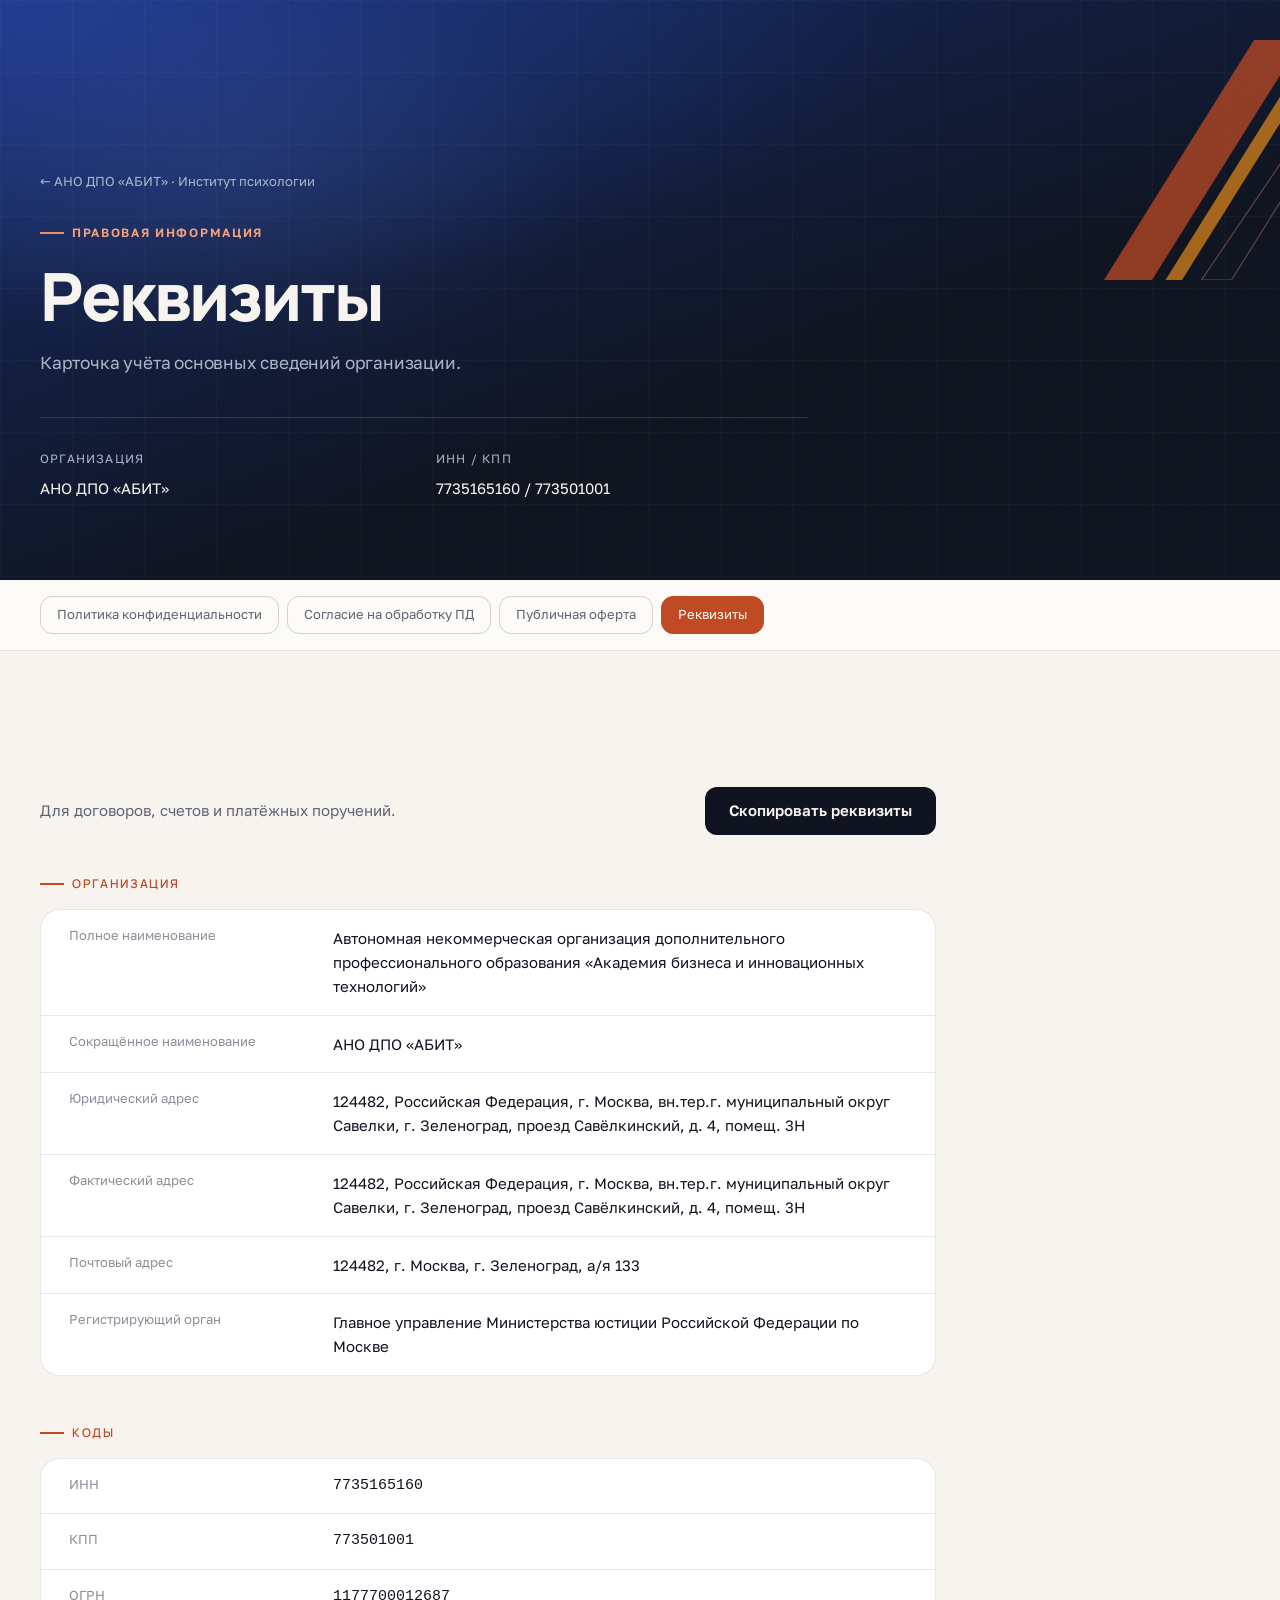
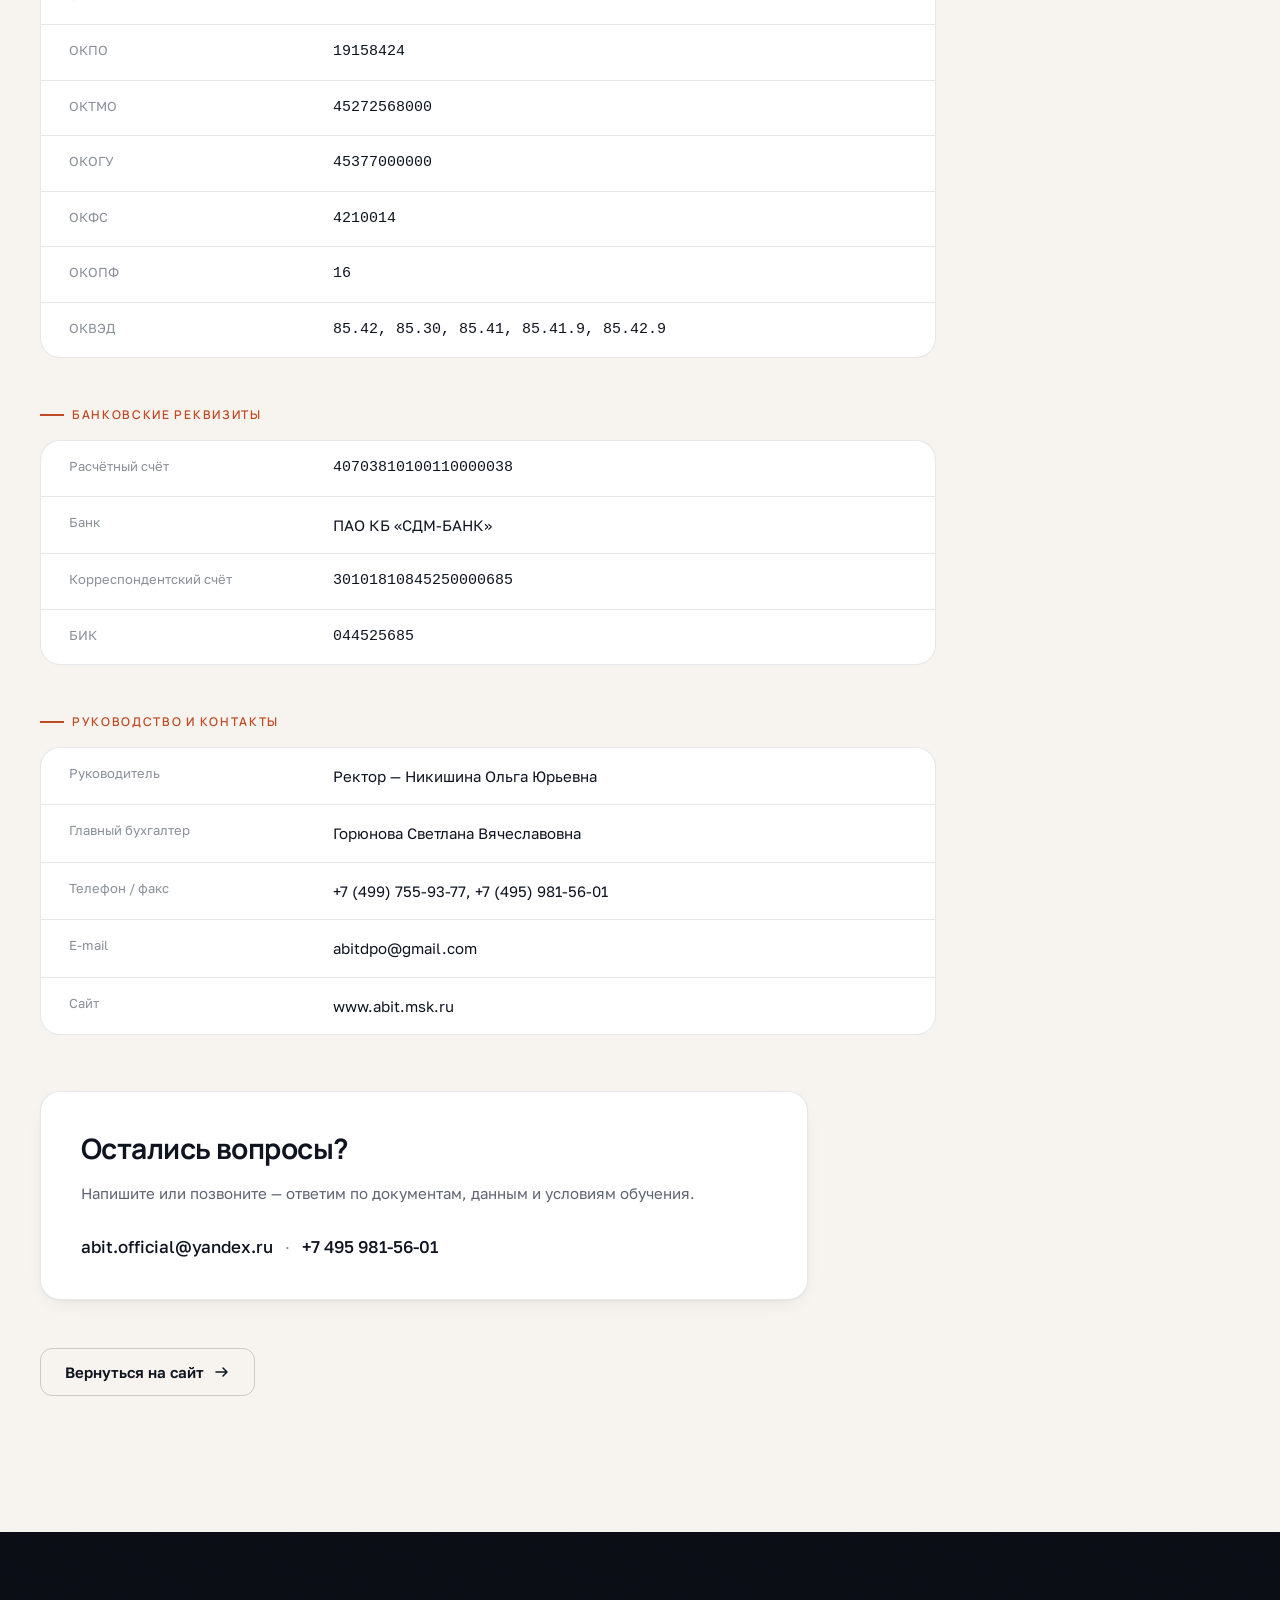
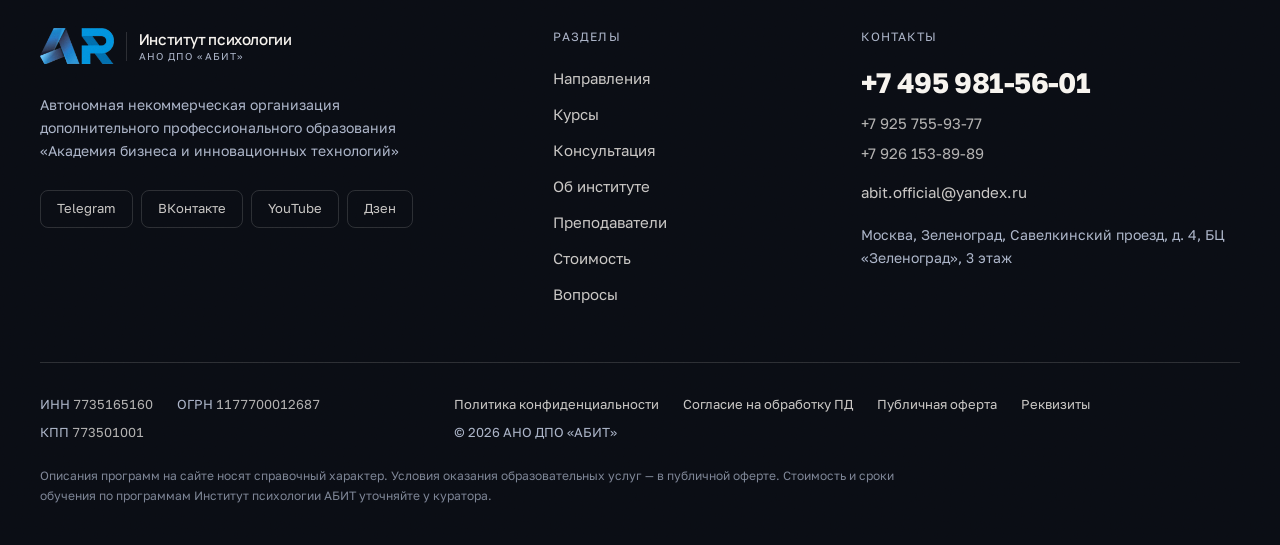
<file: abitpsy.ru/requisites/index.html>
<!DOCTYPE html><html lang="ru"><head><meta charSet="utf-8"/><link rel="preconnect" href="../index.html" crossorigin=""/><meta name="viewport" content="width=device-width, initial-scale=1"/><link rel="preload" as="image" href="../_next/static/media/logo-ar.1ouoc7z3ee97n.webp"/><link rel="stylesheet" href="../_next/static/chunks/1mx0cpjjw2t5j.css" data-precedence="next"/><link rel="preload" as="script" fetchPriority="low" href="../_next/static/chunks/30rkezs3-j8uf.js"/><script src="../_next/static/chunks/27jktro2p5rq9.js" async=""></script><script src="../_next/static/chunks/31iarpvmym1z2.js" async=""></script><script src="../_next/static/chunks/3n2n0kdz7qf-n.js" async=""></script><script src="../_next/static/chunks/turbopack-3ojynd9wqpy-c.js" async=""></script><script src="../_next/static/chunks/360qox18laca2.js" async=""></script><script src="../_next/static/chunks/3wunvy5y4n5jx.js" async=""></script><script src="../_next/static/chunks/05-c3ty_6dwfk.js" async=""></script><script src="../_next/static/chunks/14mrh2-p_w84d.js" async=""></script><script src="../_next/static/chunks/1b3gt86_2j_vt.js" async=""></script><meta name="theme-color" content="#0f1420"/><title>Реквизиты | Институт психологии АБИТ</title><meta name="description" content="Реквизиты АНО ДПО «АБИТ»: ИНН, КПП, ОГРН, банковские реквизиты, адреса и контакты."/><meta name="author" content="АНО ДПО «АБИТ»"/><meta name="keywords" content="институт психологии,обучение на психолога Москва,профессиональная переподготовка психолог,заочное обучение психологии,психологическое консультирование,курсы психологии,ДПО психология"/><meta name="robots" content="index, follow"/><meta name="googlebot" content="index, follow, max-video-preview:-1, max-image-preview:large, max-snippet:-1"/><link rel="canonical" href="index.html"/><meta property="og:title" content="Институт психологии АБИТ — обучение на психолога в Москве"/><meta property="og:description" content="Институт психологии АНО ДПО «АБИТ»: 20 программ переподготовки и повышения квалификации психологов. Заочное обучение с очными встречами в Москве, от 340 часов, диплом установленного образца."/><meta property="og:url" content="https://abitpsy.ru/"/><meta property="og:site_name" content="Институт психологии АБИТ"/><meta property="og:locale" content="ru_RU"/><meta property="og:image" content="https://abitpsy.ru/opengraph-image?700d8714ed6a86f3"/><meta property="og:image:type" content="image/png"/><meta property="og:image:width" content="1200"/><meta property="og:image:height" content="630"/><meta property="og:image:alt" content="Институт психологии АБИТ — АНО ДПО «АБИТ»"/><meta property="og:type" content="website"/><meta name="twitter:card" content="summary_large_image"/><meta name="twitter:title" content="Институт психологии АБИТ — обучение на психолога в Москве"/><meta name="twitter:description" content="Институт психологии АНО ДПО «АБИТ»: 20 программ переподготовки и повышения квалификации психологов. Заочное обучение с очными встречами в Москве, от 340 часов, диплом установленного образца."/><meta name="twitter:image" content="https://abitpsy.ru/twitter-image?4f4655fc634eec0c"/><meta name="twitter:image:alt" content="Институт психологии АБИТ — АНО ДПО «АБИТ»"/><meta name="twitter:image:type" content="image/png"/><meta name="twitter:image:width" content="1200"/><meta name="twitter:image:height" content="630"/><link rel="icon" href="../favicon.ico%3Ffavicon.2ek0vo2g967vw.ico" sizes="256x256" type="image/x-icon"/><link rel="icon" href="../icon.png%3Ficon.30zxnfl1invyp.png" sizes="512x512" type="image/png"/><link rel="apple-touch-icon" href="../apple-icon.png%3Fapple-icon.1skf9jua35j_v.png" sizes="180x180" type="image/png"/><script src="../_next/static/chunks/0cz1d0mv5g_q7.js" noModule=""></script></head><body class="antialiased"><div hidden=""><!--$--><!--/$--></div><script type="application/ld+json">{"@context":"https://schema.org","@type":"EducationalOrganization","@id":"https://abitpsy.ru/#organization","name":"Институт психологии АБИТ","legalName":"Автономная некоммерческая организация дополнительного профессионального образования «Академия бизнеса и инновационных технологий»","alternateName":["АБИТ","АНО ДПО «АБИТ»"],"url":"https://abitpsy.ru","logo":{"@type":"ImageObject","url":"https://abitpsy.ru/icon.png","width":512,"height":512},"image":"https://abitpsy.ru/icon.png","description":"Институт психологии АНО ДПО «АБИТ»: 20 программ переподготовки и повышения квалификации психологов. Заочное обучение с очными встречами в Москве, от 340 часов, диплом установленного образца.","telephone":"+7 495 981-56-01","email":"abit.official@yandex.ru","address":{"@type":"PostalAddress","streetAddress":"Савелкинский проезд, д. 4","addressLocality":"Зеленоград, Москва","postalCode":"124482","addressCountry":"RU"},"taxID":"7735165160","areaServed":"RU"}</script><script type="application/ld+json">{"@context":"https://schema.org","@type":"WebSite","@id":"https://abitpsy.ru/#website","url":"https://abitpsy.ru","name":"Институт психологии АБИТ","inLanguage":"ru-RU","publisher":{"@id":"https://abitpsy.ru/#organization"}}</script><script type="application/ld+json">{"@context":"https://schema.org","@type":"Course","name":"Психологическое консультирование и психодиагностика","description":"Профессиональная переподготовка в АНО ДПО «АБИТ»: 468 часов, заочно с очными встречами в Москве. Диплом с квалификацией «Психолог-консультант».","provider":{"@id":"https://abitpsy.ru/#organization"},"url":"https://abitpsy.ru","educationalCredentialAwarded":"Диплом о профессиональной переподготовке с квалификацией «Психолог-консультант»","timeRequired":"P30W","hasCourseInstance":{"@type":"CourseInstance","courseMode":"blended","courseWorkload":"PT468H","location":{"@type":"Place","name":"АНО ДПО «АБИТ»","address":"Москва, Зеленоград, Савелкинский проезд, д. 4, БЦ «Зеленоград», 3 этаж"}},"offers":{"@type":"Offer","price":105000,"priceCurrency":"RUB","category":"Профессиональная переподготовка"}}</script><main class="bg-paper-100"><section class="grain starfield bg-brand relative overflow-hidden pt-[4.5rem] lg:pt-[5.5rem]"><div aria-hidden="true" class="grid-lines pointer-events-none absolute inset-0 opacity-60"></div><svg viewBox="0 0 320 320" fill="none" aria-hidden="true" class="pointer-events-none select-none absolute top-10 -right-16 hidden w-[15rem] opacity-80 lg:block"><path d="M200 0h64L64 320H0Z" fill="var(--color-accent-500)" opacity="0.9"></path><path d="M282 0h22L104 320H82Z" fill="var(--color-signal-500)" opacity="0.85"></path><path d="M320 40v40L170 320h-40Z" stroke="var(--color-accent-200)" stroke-opacity="0.45" stroke-width="1.5"></path></svg><div class="container-page relative py-14 lg:py-20"><a class="link-underline text-[0.8125rem] text-content-inverse-muted transition-colors hover:text-paper-100" href="../index.html">← <!-- -->АНО ДПО «АБИТ»<!-- --> · Институт психологии</a><p class="eyebrow mt-8 flex w-fit text-accent-200"><span class="h-0.5 w-6 bg-accent-400"></span>Правовая информация</p><h1 class="mt-5 max-w-4xl text-display-lg text-balance text-paper-100">Реквизиты</h1><p class="mt-5 max-w-2xl text-lead text-content-inverse-muted">Карточка учёта основных сведений организации.</p><dl class="mt-10 grid gap-6 border-t border-line-inverse pt-8 sm:grid-cols-2 lg:max-w-3xl"><div><dt class="text-[0.75rem] tracking-[0.1em] text-content-inverse-muted uppercase">Организация</dt><dd class="mt-2 text-[0.9375rem] leading-relaxed text-paper-100">АНО ДПО «АБИТ»</dd></div><div><dt class="text-[0.75rem] tracking-[0.1em] text-content-inverse-muted uppercase">ИНН / КПП</dt><dd class="mt-2 text-[0.9375rem] leading-relaxed text-paper-100">7735165160 / 773501001</dd></div></dl></div></section><nav aria-label="Правовые документы" class="border-b border-line bg-paper-50"><div class="container-page scrollbar-none flex gap-2 overflow-x-auto py-4"><a class="shrink-0 rounded-[var(--radius-control)] border px-4 py-2 text-[0.8125rem] whitespace-nowrap transition-colors border-line-strong text-content-muted hover:border-ink-900 hover:text-ink-900" href="../privacy/index.html">Политика конфиденциальности</a><a class="shrink-0 rounded-[var(--radius-control)] border px-4 py-2 text-[0.8125rem] whitespace-nowrap transition-colors border-line-strong text-content-muted hover:border-ink-900 hover:text-ink-900" href="../consent/index.html">Согласие на обработку ПД</a><a class="shrink-0 rounded-[var(--radius-control)] border px-4 py-2 text-[0.8125rem] whitespace-nowrap transition-colors border-line-strong text-content-muted hover:border-ink-900 hover:text-ink-900" href="../offer/index.html">Публичная оферта</a><a aria-current="page" class="shrink-0 rounded-[var(--radius-control)] border px-4 py-2 text-[0.8125rem] whitespace-nowrap transition-colors border-accent-500 bg-accent-500 text-white" href="index.html">Реквизиты</a></div></nav><section class="section-y"><div class="container-page"><div class="max-w-4xl"><div class="flex flex-wrap items-center justify-between gap-4"><p class="text-[0.9375rem] text-content-muted">Для договоров, счетов и платёжных поручений.</p><button class="group relative inline-flex items-center justify-center gap-2.5 rounded-[var(--radius-control)] font-semibold whitespace-nowrap transition-all duration-300 ease-[var(--ease-out-quint)] disabled:pointer-events-none disabled:opacity-50 active:scale-[0.98] bg-ink-900 text-paper-100 hover:bg-ink-800 hover:-translate-y-0.5 hover:shadow-[0_14px_32px_-16px_rgb(12_14_16/0.6)] h-12 px-6 text-[0.9375rem]" aria-live="polite">Скопировать реквизиты</button></div><div id="requisites-card" class="mt-8 space-y-10"><section><h2 class="eyebrow text-accent-500"><span class="h-0.5 w-6 bg-accent-500"></span>Организация</h2><dl class="mt-4 divide-y divide-line overflow-hidden rounded-card-lg border border-line bg-surface-raised"><div class="grid gap-1 px-5 py-4 sm:grid-cols-[15rem_1fr] sm:gap-6 md:px-7"><dt class="text-[0.8125rem] text-content-subtle">Полное наименование</dt><dd class="min-w-0 text-[0.9375rem] leading-relaxed break-words text-ink-900">Автономная некоммерческая организация дополнительного профессионального образования «Академия бизнеса и инновационных технологий»</dd></div><div class="grid gap-1 px-5 py-4 sm:grid-cols-[15rem_1fr] sm:gap-6 md:px-7"><dt class="text-[0.8125rem] text-content-subtle">Сокращённое наименование</dt><dd class="min-w-0 text-[0.9375rem] leading-relaxed break-words text-ink-900">АНО ДПО «АБИТ»</dd></div><div class="grid gap-1 px-5 py-4 sm:grid-cols-[15rem_1fr] sm:gap-6 md:px-7"><dt class="text-[0.8125rem] text-content-subtle">Юридический адрес</dt><dd class="min-w-0 text-[0.9375rem] leading-relaxed break-words text-ink-900">124482, Российская Федерация, г. Москва, вн.тер.г. муниципальный округ Савелки, г. Зеленоград, проезд Савёлкинский, д. 4, помещ. 3Н</dd></div><div class="grid gap-1 px-5 py-4 sm:grid-cols-[15rem_1fr] sm:gap-6 md:px-7"><dt class="text-[0.8125rem] text-content-subtle">Фактический адрес</dt><dd class="min-w-0 text-[0.9375rem] leading-relaxed break-words text-ink-900">124482, Российская Федерация, г. Москва, вн.тер.г. муниципальный округ Савелки, г. Зеленоград, проезд Савёлкинский, д. 4, помещ. 3Н</dd></div><div class="grid gap-1 px-5 py-4 sm:grid-cols-[15rem_1fr] sm:gap-6 md:px-7"><dt class="text-[0.8125rem] text-content-subtle">Почтовый адрес</dt><dd class="min-w-0 text-[0.9375rem] leading-relaxed break-words text-ink-900">124482, г. Москва, г. Зеленоград, а/я 133</dd></div><div class="grid gap-1 px-5 py-4 sm:grid-cols-[15rem_1fr] sm:gap-6 md:px-7"><dt class="text-[0.8125rem] text-content-subtle">Регистрирующий орган</dt><dd class="min-w-0 text-[0.9375rem] leading-relaxed break-words text-ink-900">Главное управление Министерства юстиции Российской Федерации по Москве</dd></div></dl></section><section><h2 class="eyebrow text-accent-500"><span class="h-0.5 w-6 bg-accent-500"></span>Коды</h2><dl class="mt-4 divide-y divide-line overflow-hidden rounded-card-lg border border-line bg-surface-raised"><div class="grid gap-1 px-5 py-4 sm:grid-cols-[15rem_1fr] sm:gap-6 md:px-7"><dt class="text-[0.8125rem] text-content-subtle">ИНН</dt><dd class="tnum min-w-0 font-mono text-[0.9375rem] break-words text-ink-900">7735165160</dd></div><div class="grid gap-1 px-5 py-4 sm:grid-cols-[15rem_1fr] sm:gap-6 md:px-7"><dt class="text-[0.8125rem] text-content-subtle">КПП</dt><dd class="tnum min-w-0 font-mono text-[0.9375rem] break-words text-ink-900">773501001</dd></div><div class="grid gap-1 px-5 py-4 sm:grid-cols-[15rem_1fr] sm:gap-6 md:px-7"><dt class="text-[0.8125rem] text-content-subtle">ОГРН</dt><dd class="tnum min-w-0 font-mono text-[0.9375rem] break-words text-ink-900">1177700012687</dd></div><div class="grid gap-1 px-5 py-4 sm:grid-cols-[15rem_1fr] sm:gap-6 md:px-7"><dt class="text-[0.8125rem] text-content-subtle">ОКПО</dt><dd class="tnum min-w-0 font-mono text-[0.9375rem] break-words text-ink-900">19158424</dd></div><div class="grid gap-1 px-5 py-4 sm:grid-cols-[15rem_1fr] sm:gap-6 md:px-7"><dt class="text-[0.8125rem] text-content-subtle">ОКТМО</dt><dd class="tnum min-w-0 font-mono text-[0.9375rem] break-words text-ink-900">45272568000</dd></div><div class="grid gap-1 px-5 py-4 sm:grid-cols-[15rem_1fr] sm:gap-6 md:px-7"><dt class="text-[0.8125rem] text-content-subtle">ОКОГУ</dt><dd class="tnum min-w-0 font-mono text-[0.9375rem] break-words text-ink-900">45377000000</dd></div><div class="grid gap-1 px-5 py-4 sm:grid-cols-[15rem_1fr] sm:gap-6 md:px-7"><dt class="text-[0.8125rem] text-content-subtle">ОКФС</dt><dd class="tnum min-w-0 font-mono text-[0.9375rem] break-words text-ink-900">4210014</dd></div><div class="grid gap-1 px-5 py-4 sm:grid-cols-[15rem_1fr] sm:gap-6 md:px-7"><dt class="text-[0.8125rem] text-content-subtle">ОКОПФ</dt><dd class="tnum min-w-0 font-mono text-[0.9375rem] break-words text-ink-900">16</dd></div><div class="grid gap-1 px-5 py-4 sm:grid-cols-[15rem_1fr] sm:gap-6 md:px-7"><dt class="text-[0.8125rem] text-content-subtle">ОКВЭД</dt><dd class="tnum min-w-0 font-mono text-[0.9375rem] break-words text-ink-900">85.42, 85.30, 85.41, 85.41.9, 85.42.9</dd></div></dl></section><section><h2 class="eyebrow text-accent-500"><span class="h-0.5 w-6 bg-accent-500"></span>Банковские реквизиты</h2><dl class="mt-4 divide-y divide-line overflow-hidden rounded-card-lg border border-line bg-surface-raised"><div class="grid gap-1 px-5 py-4 sm:grid-cols-[15rem_1fr] sm:gap-6 md:px-7"><dt class="text-[0.8125rem] text-content-subtle">Расчётный счёт</dt><dd class="tnum min-w-0 font-mono text-[0.9375rem] break-words text-ink-900">40703810100110000038</dd></div><div class="grid gap-1 px-5 py-4 sm:grid-cols-[15rem_1fr] sm:gap-6 md:px-7"><dt class="text-[0.8125rem] text-content-subtle">Банк</dt><dd class="min-w-0 text-[0.9375rem] leading-relaxed break-words text-ink-900">ПАО КБ «СДМ-БАНК»</dd></div><div class="grid gap-1 px-5 py-4 sm:grid-cols-[15rem_1fr] sm:gap-6 md:px-7"><dt class="text-[0.8125rem] text-content-subtle">Корреспондентский счёт</dt><dd class="tnum min-w-0 font-mono text-[0.9375rem] break-words text-ink-900">30101810845250000685</dd></div><div class="grid gap-1 px-5 py-4 sm:grid-cols-[15rem_1fr] sm:gap-6 md:px-7"><dt class="text-[0.8125rem] text-content-subtle">БИК</dt><dd class="tnum min-w-0 font-mono text-[0.9375rem] break-words text-ink-900">044525685</dd></div></dl></section><section><h2 class="eyebrow text-accent-500"><span class="h-0.5 w-6 bg-accent-500"></span>Руководство и контакты</h2><dl class="mt-4 divide-y divide-line overflow-hidden rounded-card-lg border border-line bg-surface-raised"><div class="grid gap-1 px-5 py-4 sm:grid-cols-[15rem_1fr] sm:gap-6 md:px-7"><dt class="text-[0.8125rem] text-content-subtle">Руководитель</dt><dd class="min-w-0 text-[0.9375rem] leading-relaxed break-words text-ink-900">Ректор — Никишина Ольга Юрьевна</dd></div><div class="grid gap-1 px-5 py-4 sm:grid-cols-[15rem_1fr] sm:gap-6 md:px-7"><dt class="text-[0.8125rem] text-content-subtle">Главный бухгалтер</dt><dd class="min-w-0 text-[0.9375rem] leading-relaxed break-words text-ink-900">Горюнова Светлана Вячеславовна</dd></div><div class="grid gap-1 px-5 py-4 sm:grid-cols-[15rem_1fr] sm:gap-6 md:px-7"><dt class="text-[0.8125rem] text-content-subtle">Телефон / факс</dt><dd class="min-w-0 text-[0.9375rem] leading-relaxed break-words text-ink-900">+7 (499) 755-93-77, +7 (495) 981-56-01</dd></div><div class="grid gap-1 px-5 py-4 sm:grid-cols-[15rem_1fr] sm:gap-6 md:px-7"><dt class="text-[0.8125rem] text-content-subtle">E-mail</dt><dd class="min-w-0 text-[0.9375rem] leading-relaxed break-words text-ink-900">abitdpo@gmail.com</dd></div><div class="grid gap-1 px-5 py-4 sm:grid-cols-[15rem_1fr] sm:gap-6 md:px-7"><dt class="text-[0.8125rem] text-content-subtle">Сайт</dt><dd class="min-w-0 text-[0.9375rem] leading-relaxed break-words text-ink-900">www.abit.msk.ru</dd></div></dl></section></div></div><div class="mt-14 max-w-3xl rounded-card-lg border border-line bg-surface-raised p-8 shadow-card md:p-10"><h2 class="text-display-sm text-ink-900">Остались вопросы?</h2><p class="mt-4 text-[0.9375rem] leading-relaxed text-content-muted">Напишите или позвоните — ответим по документам, данным и условиям обучения.</p><div class="mt-7 flex flex-col gap-3 sm:flex-row sm:items-center"><a href="mailto:abit.official@yandex.ru" class="link-underline text-[1.0625rem] font-medium text-ink-900">abit.official@yandex.ru</a><span aria-hidden="true" class="hidden text-content-subtle sm:inline">·</span><a href="tel:+74959815601" class="link-underline text-[1.0625rem] font-medium text-ink-900">+7 495 981-56-01</a></div></div><div class="mt-12"><a class="group relative inline-flex items-center justify-center gap-2.5 rounded-[var(--radius-control)] font-semibold whitespace-nowrap transition-all duration-300 ease-[var(--ease-out-quint)] disabled:pointer-events-none disabled:opacity-50 active:scale-[0.98] border border-line-strong text-ink-900 hover:border-ink-900 hover:bg-ink-900 hover:text-paper-100 h-12 px-6 text-[0.9375rem]" href="../index.html">Вернуться на сайт<svg viewBox="0 0 16 16" fill="none" aria-hidden="true" class="size-4 shrink-0 transition-transform duration-300 ease-[var(--ease-out-quint)] group-hover:translate-x-1"><path d="M2 8h11M9 4l4 4-4 4" stroke="currentColor" stroke-width="1.5" stroke-linecap="round" stroke-linejoin="round"></path></svg></a></div></div></section></main><footer class="grain relative bg-ink-950 pt-16 pb-10 lg:pt-24"><div class="container-page relative"><div class="grid gap-12 lg:grid-cols-12 lg:gap-8"><div class="lg:col-span-5"><span class="group inline-flex items-center gap-3"><img alt="АБИТ" width="540" height="264" decoding="async" data-nimg="1" class="h-8 w-auto transition-opacity duration-300 group-hover:opacity-85 md:h-9 brightness-110" style="color:transparent" src="../_next/static/media/logo-ar.1ouoc7z3ee97n.webp"/><span class="hidden flex-col leading-none border-l pl-3 sm:flex border-line-inverse"><span class="font-display text-[0.9375rem] font-semibold tracking-tight text-paper-100">Институт психологии</span><span class="mt-1 text-[0.625rem] tracking-[0.11em] uppercase text-content-inverse-muted">АНО ДПО «АБИТ»</span></span></span><p class="mt-6 max-w-sm text-[0.875rem] leading-relaxed text-content-inverse-muted">Автономная некоммерческая организация дополнительного профессионального образования «Академия бизнеса и инновационных технологий»</p><ul class="mt-7 flex flex-wrap gap-2"><li><a href="https://t.me/" target="_blank" rel="noopener noreferrer" class="inline-flex rounded-lg border border-line-inverse px-4 py-2 text-[0.8125rem] text-paper-100/80 transition-colors hover:border-paper-100 hover:text-paper-100">Telegram</a></li><li><a href="https://vk.com/" target="_blank" rel="noopener noreferrer" class="inline-flex rounded-lg border border-line-inverse px-4 py-2 text-[0.8125rem] text-paper-100/80 transition-colors hover:border-paper-100 hover:text-paper-100">ВКонтакте</a></li><li><a href="https://youtube.com/" target="_blank" rel="noopener noreferrer" class="inline-flex rounded-lg border border-line-inverse px-4 py-2 text-[0.8125rem] text-paper-100/80 transition-colors hover:border-paper-100 hover:text-paper-100">YouTube</a></li><li><a href="https://dzen.ru/" target="_blank" rel="noopener noreferrer" class="inline-flex rounded-lg border border-line-inverse px-4 py-2 text-[0.8125rem] text-paper-100/80 transition-colors hover:border-paper-100 hover:text-paper-100">Дзен</a></li></ul></div><nav aria-label="Навигация в подвале" class="lg:col-span-3"><p class="text-[0.75rem] tracking-[0.1em] text-content-inverse-muted uppercase">Разделы</p><ul class="mt-5 space-y-3"><li><a href="../index.html#catalog" class="link-underline text-[0.9375rem] text-paper-100/80 transition-colors hover:text-paper-100">Направления</a></li><li><a href="../index.html#courses" class="link-underline text-[0.9375rem] text-paper-100/80 transition-colors hover:text-paper-100">Курсы</a></li><li><a href="../index.html#consultation" class="link-underline text-[0.9375rem] text-paper-100/80 transition-colors hover:text-paper-100">Консультация</a></li><li><a href="../index.html#about" class="link-underline text-[0.9375rem] text-paper-100/80 transition-colors hover:text-paper-100">Об институте</a></li><li><a href="../index.html#director" class="link-underline text-[0.9375rem] text-paper-100/80 transition-colors hover:text-paper-100">Преподаватели</a></li><li><a href="../index.html#pricing" class="link-underline text-[0.9375rem] text-paper-100/80 transition-colors hover:text-paper-100">Стоимость</a></li><li><a href="../index.html#faq" class="link-underline text-[0.9375rem] text-paper-100/80 transition-colors hover:text-paper-100">Вопросы</a></li></ul></nav><div class="lg:col-span-4"><p class="text-[0.75rem] tracking-[0.1em] text-content-inverse-muted uppercase">Контакты</p><a href="tel:+74959815601" class="mt-5 block text-display-sm text-paper-100 transition-colors hover:text-accent-200">+7 495 981-56-01</a><ul class="mt-3 space-y-1.5"><li><a href="tel:+79257559377" class="link-underline text-[0.9375rem] text-paper-100/70">+7 925 755-93-77</a></li><li><a href="tel:+79261538989" class="link-underline text-[0.9375rem] text-paper-100/70">+7 926 153-89-89</a></li></ul><a href="mailto:abit.official@yandex.ru" class="link-underline mt-4 inline-block text-[0.9375rem] text-paper-100/80">abit.official@yandex.ru</a><p class="mt-5 text-[0.875rem] leading-relaxed text-content-inverse-muted">Москва, Зеленоград, Савелкинский проезд, д. 4, БЦ «Зеленоград», 3 этаж</p></div></div><div class="mt-14 flex flex-col gap-6 border-t border-line-inverse pt-8 lg:flex-row lg:items-center lg:justify-between"><ul class="flex flex-wrap gap-x-6 gap-y-2"><li class="text-[0.8125rem] text-content-inverse-muted">ИНН<!-- --> <span class="tnum text-paper-100/70">7735165160</span></li><li class="text-[0.8125rem] text-content-inverse-muted">ОГРН<!-- --> <span class="tnum text-paper-100/70">1177700012687</span></li><li class="text-[0.8125rem] text-content-inverse-muted">КПП<!-- --> <span class="tnum text-paper-100/70">773501001</span></li></ul><div class="flex flex-wrap items-center gap-x-6 gap-y-2"><a class="link-underline text-[0.8125rem] text-paper-100/80 transition-colors hover:text-paper-100" href="../privacy/index.html">Политика конфиденциальности</a><a class="link-underline text-[0.8125rem] text-paper-100/80 transition-colors hover:text-paper-100" href="../consent/index.html">Согласие на обработку ПД</a><a class="link-underline text-[0.8125rem] text-paper-100/80 transition-colors hover:text-paper-100" href="../offer/index.html">Публичная оферта</a><a class="link-underline text-[0.8125rem] text-paper-100/80 transition-colors hover:text-paper-100" href="index.html">Реквизиты</a><p class="text-[0.8125rem] text-content-inverse-muted">© <!-- -->2026<!-- --> <!-- -->АНО ДПО «АБИТ»</p></div></div><p class="mt-6 max-w-4xl text-[0.75rem] leading-relaxed text-content-inverse-muted/70">Описания программ на сайте носят справочный характер. Условия оказания образовательных услуг — в<!-- --> <a class="link-underline" href="../offer/index.html">публичной оферте</a>. Стоимость и сроки обучения по программам <!-- -->Институт психологии АБИТ<!-- --> уточняйте у куратора.</p></div></footer><!--$--><!--/$--><script src="../_next/static/chunks/30rkezs3-j8uf.js" id="_R_" async=""></script><script>(self.__next_f=self.__next_f||[]).push([0])</script><script>self.__next_f.push([1,"1:\"$Sreact.fragment\"\n2:I[90542,[\"/_next/static/chunks/360qox18laca2.js\",\"/_next/static/chunks/3wunvy5y4n5jx.js\"],\"LeadDialogProvider\"]\n3:I[39756,[\"/_next/static/chunks/05-c3ty_6dwfk.js\",\"/_next/static/chunks/14mrh2-p_w84d.js\"],\"default\"]\n4:I[37457,[\"/_next/static/chunks/05-c3ty_6dwfk.js\",\"/_next/static/chunks/14mrh2-p_w84d.js\"],\"default\"]\nc:I[68027,[\"/_next/static/chunks/360qox18laca2.js\",\"/_next/static/chunks/3wunvy5y4n5jx.js\"],\"default\",1]\n:HL[\"/_next/static/chunks/1mx0cpjjw2t5j.css\",\"style\"]\n:HC[\"/\",\"\"]\n"])</script><script>self.__next_f.push([1,"0:{\"P\":null,\"c\":[\"\",\"requisites\",\"\"],\"q\":\"\",\"i\":false,\"f\":[[[\"\",{\"children\":[\"requisites\",{\"children\":[\"__PAGE__\",{}]}]},\"$undefined\",\"$undefined\",16],[[\"$\",\"$1\",\"c\",{\"children\":[[[\"$\",\"link\",\"0\",{\"rel\":\"stylesheet\",\"href\":\"/_next/static/chunks/1mx0cpjjw2t5j.css\",\"precedence\":\"next\",\"crossOrigin\":\"$undefined\",\"nonce\":\"$undefined\"}],[\"$\",\"script\",\"script-0\",{\"src\":\"/_next/static/chunks/360qox18laca2.js\",\"async\":true,\"nonce\":\"$undefined\"}],[\"$\",\"script\",\"script-1\",{\"src\":\"/_next/static/chunks/3wunvy5y4n5jx.js\",\"async\":true,\"nonce\":\"$undefined\"}]],[\"$\",\"html\",null,{\"lang\":\"ru\",\"children\":[\"$\",\"body\",null,{\"className\":\"antialiased\",\"children\":[[[\"$\",\"script\",\"0\",{\"type\":\"application/ld+json\",\"dangerouslySetInnerHTML\":{\"__html\":\"{\\\"@context\\\":\\\"https://schema.org\\\",\\\"@type\\\":\\\"EducationalOrganization\\\",\\\"@id\\\":\\\"https://abitpsy.ru/#organization\\\",\\\"name\\\":\\\"Институт психологии АБИТ\\\",\\\"legalName\\\":\\\"Автономная некоммерческая организация дополнительного профессионального образования «Академия бизнеса и инновационных технологий»\\\",\\\"alternateName\\\":[\\\"АБИТ\\\",\\\"АНО ДПО «АБИТ»\\\"],\\\"url\\\":\\\"https://abitpsy.ru\\\",\\\"logo\\\":{\\\"@type\\\":\\\"ImageObject\\\",\\\"url\\\":\\\"https://abitpsy.ru/icon.png\\\",\\\"width\\\":512,\\\"height\\\":512},\\\"image\\\":\\\"https://abitpsy.ru/icon.png\\\",\\\"description\\\":\\\"Институт психологии АНО ДПО «АБИТ»: 20 программ переподготовки и повышения квалификации психологов. Заочное обучение с очными встречами в Москве, от 340 часов, диплом установленного образца.\\\",\\\"telephone\\\":\\\"+7 495 981-56-01\\\",\\\"email\\\":\\\"abit.official@yandex.ru\\\",\\\"address\\\":{\\\"@type\\\":\\\"PostalAddress\\\",\\\"streetAddress\\\":\\\"Савелкинский проезд, д. 4\\\",\\\"addressLocality\\\":\\\"Зеленоград, Москва\\\",\\\"postalCode\\\":\\\"124482\\\",\\\"addressCountry\\\":\\\"RU\\\"},\\\"taxID\\\":\\\"7735165160\\\",\\\"areaServed\\\":\\\"RU\\\"}\"}}],[\"$\",\"script\",\"1\",{\"type\":\"application/ld+json\",\"dangerouslySetInnerHTML\":{\"__html\":\"{\\\"@context\\\":\\\"https://schema.org\\\",\\\"@type\\\":\\\"WebSite\\\",\\\"@id\\\":\\\"https://abitpsy.ru/#website\\\",\\\"url\\\":\\\"https://abitpsy.ru\\\",\\\"name\\\":\\\"Институт психологии АБИТ\\\",\\\"inLanguage\\\":\\\"ru-RU\\\",\\\"publisher\\\":{\\\"@id\\\":\\\"https://abitpsy.ru/#organization\\\"}}\"}}],[\"$\",\"script\",\"2\",{\"type\":\"application/ld+json\",\"dangerouslySetInnerHTML\":{\"__html\":\"{\\\"@context\\\":\\\"https://schema.org\\\",\\\"@type\\\":\\\"Course\\\",\\\"name\\\":\\\"Психологическое консультирование и психодиагностика\\\",\\\"description\\\":\\\"Профессиональная переподготовка в АНО ДПО «АБИТ»: 468 часов, заочно с очными встречами в Москве. Диплом с квалификацией «Психолог-консультант».\\\",\\\"provider\\\":{\\\"@id\\\":\\\"https://abitpsy.ru/#organization\\\"},\\\"url\\\":\\\"https://abitpsy.ru\\\",\\\"educationalCredentialAwarded\\\":\\\"Диплом о профессиональной переподготовке с квалификацией «Психолог-консультант»\\\",\\\"timeRequired\\\":\\\"P30W\\\",\\\"hasCourseInstance\\\":{\\\"@type\\\":\\\"CourseInstance\\\",\\\"courseMode\\\":\\\"blended\\\",\\\"courseWorkload\\\":\\\"PT468H\\\",\\\"location\\\":{\\\"@type\\\":\\\"Place\\\",\\\"name\\\":\\\"АНО ДПО «АБИТ»\\\",\\\"address\\\":\\\"Москва, Зеленоград, Савелкинский проезд, д. 4, БЦ «Зеленоград», 3 этаж\\\"}},\\\"offers\\\":{\\\"@type\\\":\\\"Offer\\\",\\\"price\\\":105000,\\\"priceCurrency\\\":\\\"RUB\\\",\\\"category\\\":\\\"Профессиональная переподготовка\\\"}}\"}}]],[\"$\",\"$L2\",null,{\"children\":[\"$\",\"$L3\",null,{\"parallelRouterKey\":\"children\",\"error\":\"$undefined\",\"errorStyles\":\"$undefined\",\"errorScripts\":\"$undefined\",\"template\":[\"$\",\"$L4\",null,{}],\"templateStyles\":\"$undefined\",\"templateScripts\":\"$undefined\",\"notFound\":[[[\"$\",\"title\",null,{\"children\":\"404: This page could not be found.\"}],[\"$\",\"div\",null,{\"style\":{\"fontFamily\":\"system-ui,\\\"Segoe UI\\\",Roboto,Helvetica,Arial,sans-serif,\\\"Apple Color Emoji\\\",\\\"Segoe UI Emoji\\\"\",\"height\":\"100vh\",\"textAlign\":\"center\",\"display\":\"flex\",\"flexDirection\":\"column\",\"alignItems\":\"center\",\"justifyContent\":\"center\"},\"children\":[\"$\",\"div\",null,{\"children\":[[\"$\",\"style\",null,{\"dangerouslySetInnerHTML\":{\"__html\":\"body{color:#000;background:#fff;margin:0}.next-error-h1{border-right:1px solid rgba(0,0,0,.3)}@media (prefers-color-scheme:dark){body{color:#fff;background:#000}.next-error-h1{border-right:1px solid rgba(255,255,255,.3)}}\"}}],\"$L5\",\"$L6\"]}]}]],[]],\"forbidden\":\"$undefined\",\"unauthorized\":\"$undefined\"}]}],\"$L7\"]}]}]]}],{\"children\":[\"$L8\",{\"children\":[\"$L9\",{},null,false,null]},null,false,\"$@a\"]},null,false,null],\"$Lb\",false]],\"m\":\"$undefined\",\"G\":[\"$c\",[\"$Ld\"]],\"S\":true,\"h\":null,\"s\":\"$undefined\",\"l\":\"$undefined\",\"p\":\"$undefined\",\"d\":\"$undefined\",\"b\":\"nvHYQnfTCB2BARMKMv6Y1\"}\n"])</script><script>self.__next_f.push([1,"e:I[98262,[\"/_next/static/chunks/360qox18laca2.js\",\"/_next/static/chunks/3wunvy5y4n5jx.js\"],\"Metrika\"]\nf:I[22016,[\"/_next/static/chunks/360qox18laca2.js\",\"/_next/static/chunks/3wunvy5y4n5jx.js\",\"/_next/static/chunks/1b3gt86_2j_vt.js\"],\"\"]\n18:I[97367,[\"/_next/static/chunks/05-c3ty_6dwfk.js\",\"/_next/static/chunks/14mrh2-p_w84d.js\"],\"ViewportBoundary\"]\n1a:I[97367,[\"/_next/static/chunks/05-c3ty_6dwfk.js\",\"/_next/static/chunks/14mrh2-p_w84d.js\"],\"MetadataBoundary\"]\n1b:\"$Sreact.suspense\"\n5:[\"$\",\"h1\",null,{\"className\":\"next-error-h1\",\"style\":{\"display\":\"inline-block\",\"margin\":\"0 20px 0 0\",\"padding\":\"0 23px 0 0\",\"fontSize\":24,\"fontWeight\":500,\"verticalAlign\":\"top\",\"lineHeight\":\"49px\"},\"children\":404}]\n6:[\"$\",\"div\",null,{\"style\":{\"display\":\"inline-block\"},\"children\":[\"$\",\"h2\",null,{\"style\":{\"fontSize\":14,\"fontWeight\":400,\"lineHeight\":\"49px\",\"margin\":0},\"children\":\"This page could not be found.\"}]}]\n7:[\"$\",\"$Le\",null,{}]\n8:[\"$\",\"$1\",\"c\",{\"children\":[null,[\"$\",\"$L3\",null,{\"parallelRouterKey\":\"children\",\"error\":\"$undefined\",\"errorStyles\":\"$undefined\",\"errorScripts\":\"$undefined\",\"template\":[\"$\",\"$L4\",null,{}],\"templateStyles\":\"$undefined\",\"templateScripts\":\"$undefined\",\"notFound\":\"$undefined\",\"forbidden\":\"$undefined\",\"unauthorized\":\"$undefined\"}]]}]\n"])</script><script>self.__next_f.push([1,"9:[\"$\",\"$1\",\"c\",{\"children\":[[[\"$\",\"main\",null,{\"className\":\"bg-paper-100\",\"children\":[[\"$\",\"section\",null,{\"className\":\"grain starfield bg-brand relative overflow-hidden pt-[4.5rem] lg:pt-[5.5rem]\",\"children\":[[\"$\",\"div\",null,{\"aria-hidden\":\"true\",\"className\":\"grid-lines pointer-events-none absolute inset-0 opacity-60\"}],[\"$\",\"svg\",null,{\"viewBox\":\"0 0 320 320\",\"fill\":\"none\",\"aria-hidden\":\"true\",\"className\":\"pointer-events-none select-none absolute top-10 -right-16 hidden w-[15rem] opacity-80 lg:block\",\"children\":[[\"$\",\"path\",null,{\"d\":\"M200 0h64L64 320H0Z\",\"fill\":\"var(--color-accent-500)\",\"opacity\":\"0.9\"}],[\"$\",\"path\",null,{\"d\":\"M282 0h22L104 320H82Z\",\"fill\":\"var(--color-signal-500)\",\"opacity\":\"0.85\"}],[\"$\",\"path\",null,{\"d\":\"M320 40v40L170 320h-40Z\",\"stroke\":\"var(--color-accent-200)\",\"strokeOpacity\":\"0.45\",\"strokeWidth\":\"1.5\"}]]}],[\"$\",\"div\",null,{\"className\":\"container-page relative py-14 lg:py-20\",\"children\":[[\"$\",\"$Lf\",null,{\"href\":\"/\",\"className\":\"link-underline text-[0.8125rem] text-content-inverse-muted transition-colors hover:text-paper-100\",\"children\":[\"← \",\"АНО ДПО «АБИТ»\",\" · Институт психологии\"]}],[\"$\",\"p\",null,{\"className\":\"eyebrow mt-8 flex w-fit text-accent-200\",\"children\":[[\"$\",\"span\",null,{\"className\":\"h-0.5 w-6 bg-accent-400\"}],\"Правовая информация\"]}],[\"$\",\"h1\",null,{\"className\":\"mt-5 max-w-4xl text-display-lg text-balance text-paper-100\",\"children\":\"Реквизиты\"}],[\"$\",\"p\",null,{\"className\":\"mt-5 max-w-2xl text-lead text-content-inverse-muted\",\"children\":\"Карточка учёта основных сведений организации.\"}],[\"$\",\"dl\",null,{\"className\":\"mt-10 grid gap-6 border-t border-line-inverse pt-8 sm:grid-cols-2 lg:max-w-3xl\",\"children\":[[\"$\",\"div\",\"Организация\",{\"children\":[[\"$\",\"dt\",null,{\"className\":\"text-[0.75rem] tracking-[0.1em] text-content-inverse-muted uppercase\",\"children\":\"Организация\"}],[\"$\",\"dd\",null,{\"className\":\"mt-2 text-[0.9375rem] leading-relaxed text-paper-100\",\"children\":\"АНО ДПО «АБИТ»\"}]]}],[\"$\",\"div\",\"ИНН / КПП\",{\"children\":[[\"$\",\"dt\",null,{\"className\":\"text-[0.75rem] tracking-[0.1em] text-content-inverse-muted uppercase\",\"children\":\"ИНН / КПП\"}],[\"$\",\"dd\",null,{\"className\":\"mt-2 text-[0.9375rem] leading-relaxed text-paper-100\",\"children\":\"7735165160 / 773501001\"}]]}]]}]]}]]}],[\"$\",\"nav\",null,{\"aria-label\":\"Правовые документы\",\"className\":\"border-b border-line bg-paper-50\",\"children\":[\"$\",\"div\",null,{\"className\":\"container-page scrollbar-none flex gap-2 overflow-x-auto py-4\",\"children\":[[\"$\",\"$Lf\",\"/privacy\",{\"href\":\"/privacy\",\"aria-current\":\"$undefined\",\"className\":\"shrink-0 rounded-[var(--radius-control)] border px-4 py-2 text-[0.8125rem] whitespace-nowrap transition-colors border-line-strong text-content-muted hover:border-ink-900 hover:text-ink-900\",\"children\":\"Политика конфиденциальности\"}],[\"$\",\"$Lf\",\"/consent\",{\"href\":\"/consent\",\"aria-current\":\"$undefined\",\"className\":\"shrink-0 rounded-[var(--radius-control)] border px-4 py-2 text-[0.8125rem] whitespace-nowrap transition-colors border-line-strong text-content-muted hover:border-ink-900 hover:text-ink-900\",\"children\":\"Согласие на обработку ПД\"}],[\"$\",\"$Lf\",\"/offer\",{\"href\":\"/offer\",\"aria-current\":\"$undefined\",\"className\":\"shrink-0 rounded-[var(--radius-control)] border px-4 py-2 text-[0.8125rem] whitespace-nowrap transition-colors border-line-strong text-content-muted hover:border-ink-900 hover:text-ink-900\",\"children\":\"Публичная оферта\"}],[\"$\",\"$Lf\",\"/requisites\",{\"href\":\"/requisites\",\"aria-current\":\"page\",\"className\":\"shrink-0 rounded-[var(--radius-control)] border px-4 py-2 text-[0.8125rem] whitespace-nowrap transition-colors border-accent-500 bg-accent-500 text-white\",\"children\":\"Реквизиты\"}]]}]}],[\"$\",\"section\",null,{\"className\":\"section-y\",\"children\":[\"$\",\"div\",null,{\"className\":\"container-page\",\"children\":[[\"$\",\"div\",null,{\"className\":\"max-w-4xl\",\"children\":[[\"$\",\"div\",null,{\"className\":\"flex flex-wrap items-center justify-between gap-4\",\"children\":[[\"$\",\"p\",null,{\"className\":\"text-[0.9375rem] text-content-muted\",\"children\":\"Для договоров, счетов и платёжных поручений.\"}],\"$L10\"]}],\"$L11\"]}],\"$L12\",\"$L13\"]}]}]]}],\"$L14\"],[\"$L15\"],\"$L16\"]}]\n"])</script><script>self.__next_f.push([1,"17:[]\na:\"$W17\"\nb:[\"$\",\"$1\",\"h\",{\"children\":[null,[\"$\",\"$L18\",null,{\"children\":\"$L19\"}],[\"$\",\"div\",null,{\"hidden\":true,\"children\":[\"$\",\"$L1a\",null,{\"children\":[\"$\",\"$1b\",null,{\"name\":\"Next.Metadata\",\"children\":\"$L1c\"}]}]}],null]}]\nd:[\"$\",\"link\",\"0\",{\"rel\":\"stylesheet\",\"href\":\"/_next/static/chunks/1mx0cpjjw2t5j.css\",\"precedence\":\"next\",\"crossOrigin\":\"$undefined\",\"nonce\":\"$undefined\"}]\n"])</script><script>self.__next_f.push([1,"1d:I[948,[\"/_next/static/chunks/360qox18laca2.js\",\"/_next/static/chunks/3wunvy5y4n5jx.js\",\"/_next/static/chunks/1b3gt86_2j_vt.js\"],\"CopyButton\"]\n29:I[85437,[\"/_next/static/chunks/360qox18laca2.js\",\"/_next/static/chunks/3wunvy5y4n5jx.js\",\"/_next/static/chunks/1b3gt86_2j_vt.js\"],\"Image\"]\n31:I[97367,[\"/_next/static/chunks/05-c3ty_6dwfk.js\",\"/_next/static/chunks/14mrh2-p_w84d.js\"],\"OutletBoundary\"]\n1e:T72a,Полное наименование: Автономная некоммерческая организация дополнительного профессионального образования «Академия бизнеса и инновационных технологий»\nСокращённое наименование: АНО ДПО «АБИТ»\nЮридический адрес: 124482, Российская Федерация, г. Москва, вн.тер.г. муниципальный округ Савелки, г. Зеленоград, проезд Савёлкинский, д. 4, помещ. 3Н\nФактический адрес: 124482, Российская Федерация, г. Москва, вн.тер.г. муниципальный округ Савелки, г. Зеленоград, проезд Савёлкинский, д. 4, помещ. 3Н\nПочтовый адрес: 124482, г. Москва, г. Зеленоград, а/я 133\nРегистрирующий орган: Главное управление Министерства юстиции Российской Федерации по Москве\nИНН: 7735165160\nКПП: 773501001\nОГРН: 1177700012687\nОКПО: 19158424\nОКТМО: 45272568000\nОКОГУ: 45377000000\nОКФС: 4210014\nОКОПФ: 16\nОКВЭД: 85.42, 85.30, 85.41, 85.41.9, 85.42.9\nРасчётный счёт: 40703810100110000038\nБанк: ПАО КБ «СДМ-БАНК»\nКорреспондентский счёт: 30101810845250000685\nБИК: 044525685\nРуководитель: Ректор — Никишина Ольга Юрьевна\nГлавный бухгалтер: Горюнова Светлана Вячеславовна\nТелефон / факс: +7 (499) 755-93-77, +7 (495) 981-56-01\nE-mail: abitdpo@gmail.com\nСайт: www.abit.msk.ru10:[\"$\",\"$L1d\",null,{\"text\":\"$1e\",\"targetId\":\"requisites-card\"}]\n"])</script><script>self.__next_f.push([1,"11:[\"$\",\"div\",null,{\"id\":\"requisites-card\",\"className\":\"mt-8 space-y-10\",\"children\":[[\"$\",\"section\",\"Организация\",{\"children\":[[\"$\",\"h2\",null,{\"className\":\"eyebrow text-accent-500\",\"children\":[[\"$\",\"span\",null,{\"className\":\"h-0.5 w-6 bg-accent-500\"}],\"Организация\"]}],[\"$\",\"dl\",null,{\"className\":\"mt-4 divide-y divide-line overflow-hidden rounded-card-lg border border-line bg-surface-raised\",\"children\":[[\"$\",\"div\",\"Полное наименование\",{\"className\":\"grid gap-1 px-5 py-4 sm:grid-cols-[15rem_1fr] sm:gap-6 md:px-7\",\"children\":[[\"$\",\"dt\",null,{\"className\":\"text-[0.8125rem] text-content-subtle\",\"children\":\"Полное наименование\"}],[\"$\",\"dd\",null,{\"className\":\"min-w-0 text-[0.9375rem] leading-relaxed break-words text-ink-900\",\"children\":\"Автономная некоммерческая организация дополнительного профессионального образования «Академия бизнеса и инновационных технологий»\"}]]}],[\"$\",\"div\",\"Сокращённое наименование\",{\"className\":\"grid gap-1 px-5 py-4 sm:grid-cols-[15rem_1fr] sm:gap-6 md:px-7\",\"children\":[[\"$\",\"dt\",null,{\"className\":\"text-[0.8125rem] text-content-subtle\",\"children\":\"Сокращённое наименование\"}],[\"$\",\"dd\",null,{\"className\":\"min-w-0 text-[0.9375rem] leading-relaxed break-words text-ink-900\",\"children\":\"АНО ДПО «АБИТ»\"}]]}],[\"$\",\"div\",\"Юридический адрес\",{\"className\":\"grid gap-1 px-5 py-4 sm:grid-cols-[15rem_1fr] sm:gap-6 md:px-7\",\"children\":[[\"$\",\"dt\",null,{\"className\":\"text-[0.8125rem] text-content-subtle\",\"children\":\"Юридический адрес\"}],[\"$\",\"dd\",null,{\"className\":\"min-w-0 text-[0.9375rem] leading-relaxed break-words text-ink-900\",\"children\":\"124482, Российская Федерация, г. Москва, вн.тер.г. муниципальный округ Савелки, г. Зеленоград, проезд Савёлкинский, д. 4, помещ. 3Н\"}]]}],[\"$\",\"div\",\"Фактический адрес\",{\"className\":\"grid gap-1 px-5 py-4 sm:grid-cols-[15rem_1fr] sm:gap-6 md:px-7\",\"children\":[[\"$\",\"dt\",null,{\"className\":\"text-[0.8125rem] text-content-subtle\",\"children\":\"Фактический адрес\"}],[\"$\",\"dd\",null,{\"className\":\"min-w-0 text-[0.9375rem] leading-relaxed break-words text-ink-900\",\"children\":\"124482, Российская Федерация, г. Москва, вн.тер.г. муниципальный округ Савелки, г. Зеленоград, проезд Савёлкинский, д. 4, помещ. 3Н\"}]]}],[\"$\",\"div\",\"Почтовый адрес\",{\"className\":\"grid gap-1 px-5 py-4 sm:grid-cols-[15rem_1fr] sm:gap-6 md:px-7\",\"children\":[[\"$\",\"dt\",null,{\"className\":\"text-[0.8125rem] text-content-subtle\",\"children\":\"Почтовый адрес\"}],[\"$\",\"dd\",null,{\"className\":\"min-w-0 text-[0.9375rem] leading-relaxed break-words text-ink-900\",\"children\":\"124482, г. Москва, г. Зеленоград, а/я 133\"}]]}],[\"$\",\"div\",\"Регистрирующий орган\",{\"className\":\"grid gap-1 px-5 py-4 sm:grid-cols-[15rem_1fr] sm:gap-6 md:px-7\",\"children\":[[\"$\",\"dt\",null,{\"className\":\"text-[0.8125rem] text-content-subtle\",\"children\":\"Регистрирующий орган\"}],[\"$\",\"dd\",null,{\"className\":\"min-w-0 text-[0.9375rem] leading-relaxed break-words text-ink-900\",\"children\":\"Главное управление Министерства юстиции Российской Федерации по Москве\"}]]}]]}]]}],[\"$\",\"section\",\"Коды\",{\"children\":[[\"$\",\"h2\",null,{\"className\":\"eyebrow text-accent-500\",\"children\":[[\"$\",\"span\",null,{\"className\":\"h-0.5 w-6 bg-accent-500\"}],\"Коды\"]}],[\"$\",\"dl\",null,{\"className\":\"mt-4 divide-y divide-line overflow-hidden rounded-card-lg border border-line bg-surface-raised\",\"children\":[[\"$\",\"div\",\"ИНН\",{\"className\":\"grid gap-1 px-5 py-4 sm:grid-cols-[15rem_1fr] sm:gap-6 md:px-7\",\"children\":[[\"$\",\"dt\",null,{\"className\":\"text-[0.8125rem] text-content-subtle\",\"children\":\"ИНН\"}],[\"$\",\"dd\",null,{\"className\":\"tnum min-w-0 font-mono text-[0.9375rem] break-words text-ink-900\",\"children\":\"7735165160\"}]]}],[\"$\",\"div\",\"КПП\",{\"className\":\"grid gap-1 px-5 py-4 sm:grid-cols-[15rem_1fr] sm:gap-6 md:px-7\",\"children\":[[\"$\",\"dt\",null,{\"className\":\"text-[0.8125rem] text-content-subtle\",\"children\":\"КПП\"}],[\"$\",\"dd\",null,{\"className\":\"tnum min-w-0 font-mono text-[0.9375rem] break-words text-ink-900\",\"children\":\"773501001\"}]]}],[\"$\",\"div\",\"ОГРН\",{\"className\":\"grid gap-1 px-5 py-4 sm:grid-cols-[15rem_1fr] sm:gap-6 md:px-7\",\"children\":[\"$L1f\",\"$L20\"]}],\"$L21\",\"$L22\",\"$L23\",\"$L24\",\"$L25\",\"$L26\"]}]]}],\"$L27\",\"$L28\"]}]\n"])</script><script>self.__next_f.push([1,"12:[\"$\",\"div\",null,{\"className\":\"mt-14 max-w-3xl rounded-card-lg border border-line bg-surface-raised p-8 shadow-card md:p-10\",\"children\":[[\"$\",\"h2\",null,{\"className\":\"text-display-sm text-ink-900\",\"children\":\"Остались вопросы?\"}],[\"$\",\"p\",null,{\"className\":\"mt-4 text-[0.9375rem] leading-relaxed text-content-muted\",\"children\":\"Напишите или позвоните — ответим по документам, данным и условиям обучения.\"}],[\"$\",\"div\",null,{\"className\":\"mt-7 flex flex-col gap-3 sm:flex-row sm:items-center\",\"children\":[[\"$\",\"a\",null,{\"href\":\"mailto:abit.official@yandex.ru\",\"className\":\"link-underline text-[1.0625rem] font-medium text-ink-900\",\"children\":\"abit.official@yandex.ru\"}],[\"$\",\"span\",null,{\"aria-hidden\":\"true\",\"className\":\"hidden text-content-subtle sm:inline\",\"children\":\"·\"}],[\"$\",\"a\",null,{\"href\":\"tel:+74959815601\",\"className\":\"link-underline text-[1.0625rem] font-medium text-ink-900\",\"children\":\"+7 495 981-56-01\"}]]}]]}]\n13:[\"$\",\"div\",null,{\"className\":\"mt-12\",\"children\":[\"$\",\"$Lf\",null,{\"className\":\"group relative inline-flex items-center justify-center gap-2.5 rounded-[var(--radius-control)] font-semibold whitespace-nowrap transition-all duration-300 ease-[var(--ease-out-quint)] disabled:pointer-events-none disabled:opacity-50 active:scale-[0.98] border border-line-strong text-ink-900 hover:border-ink-900 hover:bg-ink-900 hover:text-paper-100 h-12 px-6 text-[0.9375rem]\",\"href\":\"/\",\"children\":[\"Вернуться на сайт\",[\"$\",\"svg\",null,{\"viewBox\":\"0 0 16 16\",\"fill\":\"none\",\"aria-hidden\":\"true\",\"className\":\"size-4 shrink-0 transition-transform duration-300 ease-[var(--ease-out-quint)] group-hover:translate-x-1\",\"children\":[\"$\",\"path\",null,{\"d\":\"M2 8h11M9 4l4 4-4 4\",\"stroke\":\"currentColor\",\"strokeWidth\":\"1.5\",\"strokeLinecap\":\"round\",\"strokeLinejoin\":\"round\"}]}]]}]}]\n"])</script><script>self.__next_f.push([1,"14:[\"$\",\"footer\",null,{\"className\":\"grain relative bg-ink-950 pt-16 pb-10 lg:pt-24\",\"children\":[\"$\",\"div\",null,{\"className\":\"container-page relative\",\"children\":[[\"$\",\"div\",null,{\"className\":\"grid gap-12 lg:grid-cols-12 lg:gap-8\",\"children\":[[\"$\",\"div\",null,{\"className\":\"lg:col-span-5\",\"children\":[[\"$\",\"span\",null,{\"className\":\"group inline-flex items-center gap-3\",\"children\":[[\"$\",\"$L29\",null,{\"src\":{\"src\":\"/_next/static/media/logo-ar.1ouoc7z3ee97n.webp\",\"width\":540,\"height\":264,\"blurWidth\":8,\"blurHeight\":4,\"blurDataURL\":\"[data-uri]\"},\"alt\":\"АБИТ\",\"priority\":true,\"sizes\":\"120px\",\"className\":\"h-8 w-auto transition-opacity duration-300 group-hover:opacity-85 md:h-9 brightness-110\"}],[\"$\",\"span\",null,{\"className\":\"hidden flex-col leading-none border-l pl-3 sm:flex border-line-inverse\",\"children\":[[\"$\",\"span\",null,{\"className\":\"font-display text-[0.9375rem] font-semibold tracking-tight text-paper-100\",\"children\":\"Институт психологии\"}],[\"$\",\"span\",null,{\"className\":\"mt-1 text-[0.625rem] tracking-[0.11em] uppercase text-content-inverse-muted\",\"children\":\"АНО ДПО «АБИТ»\"}]]}]]}],[\"$\",\"p\",null,{\"className\":\"mt-6 max-w-sm text-[0.875rem] leading-relaxed text-content-inverse-muted\",\"children\":\"Автономная некоммерческая организация дополнительного профессионального образования «Академия бизнеса и инновационных технологий»\"}],[\"$\",\"ul\",null,{\"className\":\"mt-7 flex flex-wrap gap-2\",\"children\":[[\"$\",\"li\",\"Telegram\",{\"children\":[\"$\",\"a\",null,{\"href\":\"https://t.me/\",\"target\":\"_blank\",\"rel\":\"noopener noreferrer\",\"className\":\"inline-flex rounded-lg border border-line-inverse px-4 py-2 text-[0.8125rem] text-paper-100/80 transition-colors hover:border-paper-100 hover:text-paper-100\",\"children\":\"Telegram\"}]}],[\"$\",\"li\",\"ВКонтакте\",{\"children\":[\"$\",\"a\",null,{\"href\":\"https://vk.com/\",\"target\":\"_blank\",\"rel\":\"noopener noreferrer\",\"className\":\"inline-flex rounded-lg border border-line-inverse px-4 py-2 text-[0.8125rem] text-paper-100/80 transition-colors hover:border-paper-100 hover:text-paper-100\",\"children\":\"ВКонтакте\"}]}],[\"$\",\"li\",\"YouTube\",{\"children\":[\"$\",\"a\",null,{\"href\":\"https://youtube.com/\",\"target\":\"_blank\",\"rel\":\"noopener noreferrer\",\"className\":\"inline-flex rounded-lg border border-line-inverse px-4 py-2 text-[0.8125rem] text-paper-100/80 transition-colors hover:border-paper-100 hover:text-paper-100\",\"children\":\"YouTube\"}]}],[\"$\",\"li\",\"Дзен\",{\"children\":[\"$\",\"a\",null,{\"href\":\"https://dzen.ru/\",\"target\":\"_blank\",\"rel\":\"noopener noreferrer\",\"className\":\"inline-flex rounded-lg border border-line-inverse px-4 py-2 text-[0.8125rem] text-paper-100/80 transition-colors hover:border-paper-100 hover:text-paper-100\",\"children\":\"Дзен\"}]}]]}]]}],[\"$\",\"nav\",null,{\"aria-label\":\"Навигация в подвале\",\"className\":\"lg:col-span-3\",\"children\":[[\"$\",\"p\",null,{\"className\":\"text-[0.75rem] tracking-[0.1em] text-content-inverse-muted uppercase\",\"children\":\"Разделы\"}],[\"$\",\"ul\",null,{\"className\":\"mt-5 space-y-3\",\"children\":[[\"$\",\"li\",\"#catalog\",{\"children\":[\"$\",\"a\",null,{\"href\":\"/#catalog\",\"className\":\"link-underline text-[0.9375rem] text-paper-100/80 transition-colors hover:text-paper-100\",\"children\":\"Направления\"}]}],[\"$\",\"li\",\"#courses\",{\"children\":[\"$\",\"a\",null,{\"href\":\"/#courses\",\"className\":\"link-underline text-[0.9375rem] text-paper-100/80 transition-colors hover:text-paper-100\",\"children\":\"Курсы\"}]}],[\"$\",\"li\",\"#consultation\",{\"children\":[\"$\",\"a\",null,{\"href\":\"/#consultation\",\"className\":\"link-underline text-[0.9375rem] text-paper-100/80 transition-colors hover:text-paper-100\",\"children\":\"Консультация\"}]}],\"$L2a\",\"$L2b\",\"$L2c\",\"$L2d\"]}]]}],\"$L2e\"]}],\"$L2f\",\"$L30\"]}]}]\n"])</script><script>self.__next_f.push([1,"15:[\"$\",\"script\",\"script-0\",{\"src\":\"/_next/static/chunks/1b3gt86_2j_vt.js\",\"async\":true,\"nonce\":\"$undefined\"}]\n16:[\"$\",\"$L31\",null,{\"children\":[\"$\",\"$1b\",null,{\"name\":\"Next.MetadataOutlet\",\"children\":\"$@32\"}]}]\n"])</script><script>self.__next_f.push([1,"1f:[\"$\",\"dt\",null,{\"className\":\"text-[0.8125rem] text-content-subtle\",\"children\":\"ОГРН\"}]\n20:[\"$\",\"dd\",null,{\"className\":\"tnum min-w-0 font-mono text-[0.9375rem] break-words text-ink-900\",\"children\":\"1177700012687\"}]\n21:[\"$\",\"div\",\"ОКПО\",{\"className\":\"grid gap-1 px-5 py-4 sm:grid-cols-[15rem_1fr] sm:gap-6 md:px-7\",\"children\":[[\"$\",\"dt\",null,{\"className\":\"text-[0.8125rem] text-content-subtle\",\"children\":\"ОКПО\"}],[\"$\",\"dd\",null,{\"className\":\"tnum min-w-0 font-mono text-[0.9375rem] break-words text-ink-900\",\"children\":\"19158424\"}]]}]\n22:[\"$\",\"div\",\"ОКТМО\",{\"className\":\"grid gap-1 px-5 py-4 sm:grid-cols-[15rem_1fr] sm:gap-6 md:px-7\",\"children\":[[\"$\",\"dt\",null,{\"className\":\"text-[0.8125rem] text-content-subtle\",\"children\":\"ОКТМО\"}],[\"$\",\"dd\",null,{\"className\":\"tnum min-w-0 font-mono text-[0.9375rem] break-words text-ink-900\",\"children\":\"45272568000\"}]]}]\n23:[\"$\",\"div\",\"ОКОГУ\",{\"className\":\"grid gap-1 px-5 py-4 sm:grid-cols-[15rem_1fr] sm:gap-6 md:px-7\",\"children\":[[\"$\",\"dt\",null,{\"className\":\"text-[0.8125rem] text-content-subtle\",\"children\":\"ОКОГУ\"}],[\"$\",\"dd\",null,{\"className\":\"tnum min-w-0 font-mono text-[0.9375rem] break-words text-ink-900\",\"children\":\"45377000000\"}]]}]\n24:[\"$\",\"div\",\"ОКФС\",{\"className\":\"grid gap-1 px-5 py-4 sm:grid-cols-[15rem_1fr] sm:gap-6 md:px-7\",\"children\":[[\"$\",\"dt\",null,{\"className\":\"text-[0.8125rem] text-content-subtle\",\"children\":\"ОКФС\"}],[\"$\",\"dd\",null,{\"className\":\"tnum min-w-0 font-mono text-[0.9375rem] break-words text-ink-900\",\"children\":\"4210014\"}]]}]\n25:[\"$\",\"div\",\"ОКОПФ\",{\"className\":\"grid gap-1 px-5 py-4 sm:grid-cols-[15rem_1fr] sm:gap-6 md:px-7\",\"children\":[[\"$\",\"dt\",null,{\"className\":\"text-[0.8125rem] text-content-subtle\",\"children\":\"ОКОПФ\"}],[\"$\",\"dd\",null,{\"className\":\"tnum min-w-0 font-mono text-[0.9375rem] break-words text-ink-900\",\"children\":\"16\"}]]}]\n26:[\"$\",\"div\",\"ОКВЭД\",{\"className\":\"grid gap-1 px-5 py-4 sm:grid-cols-[15rem_1fr] sm:gap-6 md:px-7\",\"children\":[[\"$\",\"dt\",null,{\"className\":\"text-[0.8125rem] text-content-subtle\",\"children\":\"ОКВЭД\"}],[\"$\",\"dd\",null,{\"className\":\"tnum min-w-0 font-mono text-[0.9375rem] break-words text-ink-900\",\"children\":\"85.42, 85.30, 85.41, 85.41.9, 85.42.9\"}]]}]\n"])</script><script>self.__next_f.push([1,"27:[\"$\",\"section\",\"Банковские реквизиты\",{\"children\":[[\"$\",\"h2\",null,{\"className\":\"eyebrow text-accent-500\",\"children\":[[\"$\",\"span\",null,{\"className\":\"h-0.5 w-6 bg-accent-500\"}],\"Банковские реквизиты\"]}],[\"$\",\"dl\",null,{\"className\":\"mt-4 divide-y divide-line overflow-hidden rounded-card-lg border border-line bg-surface-raised\",\"children\":[[\"$\",\"div\",\"Расчётный счёт\",{\"className\":\"grid gap-1 px-5 py-4 sm:grid-cols-[15rem_1fr] sm:gap-6 md:px-7\",\"children\":[[\"$\",\"dt\",null,{\"className\":\"text-[0.8125rem] text-content-subtle\",\"children\":\"Расчётный счёт\"}],[\"$\",\"dd\",null,{\"className\":\"tnum min-w-0 font-mono text-[0.9375rem] break-words text-ink-900\",\"children\":\"40703810100110000038\"}]]}],[\"$\",\"div\",\"Банк\",{\"className\":\"grid gap-1 px-5 py-4 sm:grid-cols-[15rem_1fr] sm:gap-6 md:px-7\",\"children\":[[\"$\",\"dt\",null,{\"className\":\"text-[0.8125rem] text-content-subtle\",\"children\":\"Банк\"}],[\"$\",\"dd\",null,{\"className\":\"min-w-0 text-[0.9375rem] leading-relaxed break-words text-ink-900\",\"children\":\"ПАО КБ «СДМ-БАНК»\"}]]}],[\"$\",\"div\",\"Корреспондентский счёт\",{\"className\":\"grid gap-1 px-5 py-4 sm:grid-cols-[15rem_1fr] sm:gap-6 md:px-7\",\"children\":[[\"$\",\"dt\",null,{\"className\":\"text-[0.8125rem] text-content-subtle\",\"children\":\"Корреспондентский счёт\"}],[\"$\",\"dd\",null,{\"className\":\"tnum min-w-0 font-mono text-[0.9375rem] break-words text-ink-900\",\"children\":\"30101810845250000685\"}]]}],[\"$\",\"div\",\"БИК\",{\"className\":\"grid gap-1 px-5 py-4 sm:grid-cols-[15rem_1fr] sm:gap-6 md:px-7\",\"children\":[[\"$\",\"dt\",null,{\"className\":\"text-[0.8125rem] text-content-subtle\",\"children\":\"БИК\"}],[\"$\",\"dd\",null,{\"className\":\"tnum min-w-0 font-mono text-[0.9375rem] break-words text-ink-900\",\"children\":\"044525685\"}]]}]]}]]}]\n"])</script><script>self.__next_f.push([1,"28:[\"$\",\"section\",\"Руководство и контакты\",{\"children\":[[\"$\",\"h2\",null,{\"className\":\"eyebrow text-accent-500\",\"children\":[[\"$\",\"span\",null,{\"className\":\"h-0.5 w-6 bg-accent-500\"}],\"Руководство и контакты\"]}],[\"$\",\"dl\",null,{\"className\":\"mt-4 divide-y divide-line overflow-hidden rounded-card-lg border border-line bg-surface-raised\",\"children\":[[\"$\",\"div\",\"Руководитель\",{\"className\":\"grid gap-1 px-5 py-4 sm:grid-cols-[15rem_1fr] sm:gap-6 md:px-7\",\"children\":[[\"$\",\"dt\",null,{\"className\":\"text-[0.8125rem] text-content-subtle\",\"children\":\"Руководитель\"}],[\"$\",\"dd\",null,{\"className\":\"min-w-0 text-[0.9375rem] leading-relaxed break-words text-ink-900\",\"children\":\"Ректор — Никишина Ольга Юрьевна\"}]]}],[\"$\",\"div\",\"Главный бухгалтер\",{\"className\":\"grid gap-1 px-5 py-4 sm:grid-cols-[15rem_1fr] sm:gap-6 md:px-7\",\"children\":[[\"$\",\"dt\",null,{\"className\":\"text-[0.8125rem] text-content-subtle\",\"children\":\"Главный бухгалтер\"}],[\"$\",\"dd\",null,{\"className\":\"min-w-0 text-[0.9375rem] leading-relaxed break-words text-ink-900\",\"children\":\"Горюнова Светлана Вячеславовна\"}]]}],[\"$\",\"div\",\"Телефон / факс\",{\"className\":\"grid gap-1 px-5 py-4 sm:grid-cols-[15rem_1fr] sm:gap-6 md:px-7\",\"children\":[[\"$\",\"dt\",null,{\"className\":\"text-[0.8125rem] text-content-subtle\",\"children\":\"Телефон / факс\"}],[\"$\",\"dd\",null,{\"className\":\"min-w-0 text-[0.9375rem] leading-relaxed break-words text-ink-900\",\"children\":\"+7 (499) 755-93-77, +7 (495) 981-56-01\"}]]}],[\"$\",\"div\",\"E-mail\",{\"className\":\"grid gap-1 px-5 py-4 sm:grid-cols-[15rem_1fr] sm:gap-6 md:px-7\",\"children\":[[\"$\",\"dt\",null,{\"className\":\"text-[0.8125rem] text-content-subtle\",\"children\":\"E-mail\"}],[\"$\",\"dd\",null,{\"className\":\"min-w-0 text-[0.9375rem] leading-relaxed break-words text-ink-900\",\"children\":\"abitdpo@gmail.com\"}]]}],[\"$\",\"div\",\"Сайт\",{\"className\":\"grid gap-1 px-5 py-4 sm:grid-cols-[15rem_1fr] sm:gap-6 md:px-7\",\"children\":[[\"$\",\"dt\",null,{\"className\":\"text-[0.8125rem] text-content-subtle\",\"children\":\"Сайт\"}],[\"$\",\"dd\",null,{\"className\":\"min-w-0 text-[0.9375rem] leading-relaxed break-words text-ink-900\",\"children\":\"www.abit.msk.ru\"}]]}]]}]]}]\n"])</script><script>self.__next_f.push([1,"2a:[\"$\",\"li\",\"#about\",{\"children\":[\"$\",\"a\",null,{\"href\":\"/#about\",\"className\":\"link-underline text-[0.9375rem] text-paper-100/80 transition-colors hover:text-paper-100\",\"children\":\"Об институте\"}]}]\n2b:[\"$\",\"li\",\"#director\",{\"children\":[\"$\",\"a\",null,{\"href\":\"/#director\",\"className\":\"link-underline text-[0.9375rem] text-paper-100/80 transition-colors hover:text-paper-100\",\"children\":\"Преподаватели\"}]}]\n2c:[\"$\",\"li\",\"#pricing\",{\"children\":[\"$\",\"a\",null,{\"href\":\"/#pricing\",\"className\":\"link-underline text-[0.9375rem] text-paper-100/80 transition-colors hover:text-paper-100\",\"children\":\"Стоимость\"}]}]\n2d:[\"$\",\"li\",\"#faq\",{\"children\":[\"$\",\"a\",null,{\"href\":\"/#faq\",\"className\":\"link-underline text-[0.9375rem] text-paper-100/80 transition-colors hover:text-paper-100\",\"children\":\"Вопросы\"}]}]\n2e:[\"$\",\"div\",null,{\"className\":\"lg:col-span-4\",\"children\":[[\"$\",\"p\",null,{\"className\":\"text-[0.75rem] tracking-[0.1em] text-content-inverse-muted uppercase\",\"children\":\"Контакты\"}],[\"$\",\"a\",null,{\"href\":\"tel:+74959815601\",\"className\":\"mt-5 block text-display-sm text-paper-100 transition-colors hover:text-accent-200\",\"children\":\"+7 495 981-56-01\"}],[\"$\",\"ul\",null,{\"className\":\"mt-3 space-y-1.5\",\"children\":[[\"$\",\"li\",\"+7 925 755-93-77\",{\"children\":[\"$\",\"a\",null,{\"href\":\"tel:+79257559377\",\"className\":\"link-underline text-[0.9375rem] text-paper-100/70\",\"children\":\"+7 925 755-93-77\"}]}],[\"$\",\"li\",\"+7 926 153-89-89\",{\"children\":[\"$\",\"a\",null,{\"href\":\"tel:+79261538989\",\"className\":\"link-underline text-[0.9375rem] text-paper-100/70\",\"children\":\"+7 926 153-89-89\"}]}]]}],[\"$\",\"a\",null,{\"href\":\"mailto:abit.official@yandex.ru\",\"className\":\"link-underline mt-4 inline-block text-[0.9375rem] text-paper-100/80\",\"children\":\"abit.official@yandex.ru\"}],[\"$\",\"p\",null,{\"className\":\"mt-5 text-[0.875rem] leading-relaxed text-content-inverse-muted\",\"children\":\"Москва, Зеленоград, Савелкинский проезд, д. 4, БЦ «Зеленоград», 3 этаж\"}]]}]\n"])</script><script>self.__next_f.push([1,"2f:[\"$\",\"div\",null,{\"className\":\"mt-14 flex flex-col gap-6 border-t border-line-inverse pt-8 lg:flex-row lg:items-center lg:justify-between\",\"children\":[[\"$\",\"ul\",null,{\"className\":\"flex flex-wrap gap-x-6 gap-y-2\",\"children\":[[\"$\",\"li\",\"ИНН\",{\"className\":\"text-[0.8125rem] text-content-inverse-muted\",\"children\":[\"ИНН\",\" \",[\"$\",\"span\",null,{\"className\":\"tnum text-paper-100/70\",\"children\":\"7735165160\"}]]}],[\"$\",\"li\",\"ОГРН\",{\"className\":\"text-[0.8125rem] text-content-inverse-muted\",\"children\":[\"ОГРН\",\" \",[\"$\",\"span\",null,{\"className\":\"tnum text-paper-100/70\",\"children\":\"1177700012687\"}]]}],[\"$\",\"li\",\"КПП\",{\"className\":\"text-[0.8125rem] text-content-inverse-muted\",\"children\":[\"КПП\",\" \",[\"$\",\"span\",null,{\"className\":\"tnum text-paper-100/70\",\"children\":\"773501001\"}]]}]]}],[\"$\",\"div\",null,{\"className\":\"flex flex-wrap items-center gap-x-6 gap-y-2\",\"children\":[[[\"$\",\"$Lf\",\"/privacy\",{\"href\":\"/privacy\",\"className\":\"link-underline text-[0.8125rem] text-paper-100/80 transition-colors hover:text-paper-100\",\"children\":\"Политика конфиденциальности\"}],[\"$\",\"$Lf\",\"/consent\",{\"href\":\"/consent\",\"className\":\"link-underline text-[0.8125rem] text-paper-100/80 transition-colors hover:text-paper-100\",\"children\":\"Согласие на обработку ПД\"}],[\"$\",\"$Lf\",\"/offer\",{\"href\":\"/offer\",\"className\":\"link-underline text-[0.8125rem] text-paper-100/80 transition-colors hover:text-paper-100\",\"children\":\"Публичная оферта\"}],[\"$\",\"$Lf\",\"/requisites\",{\"href\":\"/requisites\",\"className\":\"link-underline text-[0.8125rem] text-paper-100/80 transition-colors hover:text-paper-100\",\"children\":\"Реквизиты\"}]],[\"$\",\"p\",null,{\"className\":\"text-[0.8125rem] text-content-inverse-muted\",\"children\":[\"© \",2026,\" \",\"АНО ДПО «АБИТ»\"]}]]}]]}]\n"])</script><script>self.__next_f.push([1,"30:[\"$\",\"p\",null,{\"className\":\"mt-6 max-w-4xl text-[0.75rem] leading-relaxed text-content-inverse-muted/70\",\"children\":[\"Описания программ на сайте носят справочный характер. Условия оказания образовательных услуг — в\",\" \",[\"$\",\"$Lf\",null,{\"href\":\"/offer\",\"className\":\"link-underline\",\"children\":\"публичной оферте\"}],\". Стоимость и сроки обучения по программам \",\"Институт психологии АБИТ\",\" уточняйте у куратора.\"]}]\n"])</script><script>self.__next_f.push([1,"19:[[\"$\",\"meta\",\"0\",{\"charSet\":\"utf-8\"}],[\"$\",\"meta\",\"1\",{\"name\":\"viewport\",\"content\":\"width=device-width, initial-scale=1\"}],[\"$\",\"meta\",\"2\",{\"name\":\"theme-color\",\"content\":\"#0f1420\"}]]\n"])</script><script>self.__next_f.push([1,"33:I[27201,[\"/_next/static/chunks/05-c3ty_6dwfk.js\",\"/_next/static/chunks/14mrh2-p_w84d.js\"],\"IconMark\"]\n"])</script><script>self.__next_f.push([1,"1c:[[\"$\",\"title\",\"0\",{\"children\":\"Реквизиты | Институт психологии АБИТ\"}],[\"$\",\"meta\",\"1\",{\"name\":\"description\",\"content\":\"Реквизиты АНО ДПО «АБИТ»: ИНН, КПП, ОГРН, банковские реквизиты, адреса и контакты.\"}],[\"$\",\"meta\",\"2\",{\"name\":\"author\",\"content\":\"АНО ДПО «АБИТ»\"}],[\"$\",\"meta\",\"3\",{\"name\":\"keywords\",\"content\":\"институт психологии,обучение на психолога Москва,профессиональная переподготовка психолог,заочное обучение психологии,психологическое консультирование,курсы психологии,ДПО психология\"}],[\"$\",\"meta\",\"4\",{\"name\":\"robots\",\"content\":\"index, follow\"}],[\"$\",\"meta\",\"5\",{\"name\":\"googlebot\",\"content\":\"index, follow, max-video-preview:-1, max-image-preview:large, max-snippet:-1\"}],[\"$\",\"link\",\"6\",{\"rel\":\"canonical\",\"href\":\"https://abitpsy.ru/requisites/\"}],[\"$\",\"meta\",\"7\",{\"property\":\"og:title\",\"content\":\"Институт психологии АБИТ — обучение на психолога в Москве\"}],[\"$\",\"meta\",\"8\",{\"property\":\"og:description\",\"content\":\"Институт психологии АНО ДПО «АБИТ»: 20 программ переподготовки и повышения квалификации психологов. Заочное обучение с очными встречами в Москве, от 340 часов, диплом установленного образца.\"}],[\"$\",\"meta\",\"9\",{\"property\":\"og:url\",\"content\":\"https://abitpsy.ru/\"}],[\"$\",\"meta\",\"10\",{\"property\":\"og:site_name\",\"content\":\"Институт психологии АБИТ\"}],[\"$\",\"meta\",\"11\",{\"property\":\"og:locale\",\"content\":\"ru_RU\"}],[\"$\",\"meta\",\"12\",{\"property\":\"og:image\",\"content\":\"https://abitpsy.ru/opengraph-image?700d8714ed6a86f3\"}],[\"$\",\"meta\",\"13\",{\"property\":\"og:image:type\",\"content\":\"image/png\"}],[\"$\",\"meta\",\"14\",{\"property\":\"og:image:width\",\"content\":\"1200\"}],[\"$\",\"meta\",\"15\",{\"property\":\"og:image:height\",\"content\":\"630\"}],[\"$\",\"meta\",\"16\",{\"property\":\"og:image:alt\",\"content\":\"Институт психологии АБИТ — АНО ДПО «АБИТ»\"}],[\"$\",\"meta\",\"17\",{\"property\":\"og:type\",\"content\":\"website\"}],[\"$\",\"meta\",\"18\",{\"name\":\"twitter:card\",\"content\":\"summary_large_image\"}],[\"$\",\"meta\",\"19\",{\"name\":\"twitter:title\",\"content\":\"Институт психологии АБИТ — обучение на психолога в Москве\"}],[\"$\",\"meta\",\"20\",{\"name\":\"twitter:description\",\"content\":\"Институт психологии АНО ДПО «АБИТ»: 20 программ переподготовки и повышения квалификации психологов. Заочное обучение с очными встречами в Москве, от 340 часов, диплом установленного образца.\"}],[\"$\",\"meta\",\"21\",{\"name\":\"twitter:image\",\"content\":\"https://abitpsy.ru/twitter-image?4f4655fc634eec0c\"}],[\"$\",\"meta\",\"22\",{\"name\":\"twitter:image:alt\",\"content\":\"Институт психологии АБИТ — АНО ДПО «АБИТ»\"}],[\"$\",\"meta\",\"23\",{\"name\":\"twitter:image:type\",\"content\":\"image/png\"}],[\"$\",\"meta\",\"24\",{\"name\":\"twitter:image:width\",\"content\":\"1200\"}],[\"$\",\"meta\",\"25\",{\"name\":\"twitter:image:height\",\"content\":\"630\"}],[\"$\",\"link\",\"26\",{\"rel\":\"icon\",\"href\":\"/favicon.ico\",\"sizes\":\"256x256\",\"type\":\"image/x-icon\"}],[\"$\",\"link\",\"27\",{\"rel\":\"icon\",\"href\":\"/icon.png\",\"sizes\":\"512x512\",\"type\":\"image/png\"}],[\"$\",\"link\",\"28\",{\"rel\":\"apple-touch-icon\",\"href\":\"/apple-icon.png\",\"sizes\":\"180x180\",\"type\":\"image/png\"}],[\"$\",\"$L33\",\"29\",{}]]\n"])</script><script>self.__next_f.push([1,"32:null\n"])</script></body></html>
</file>
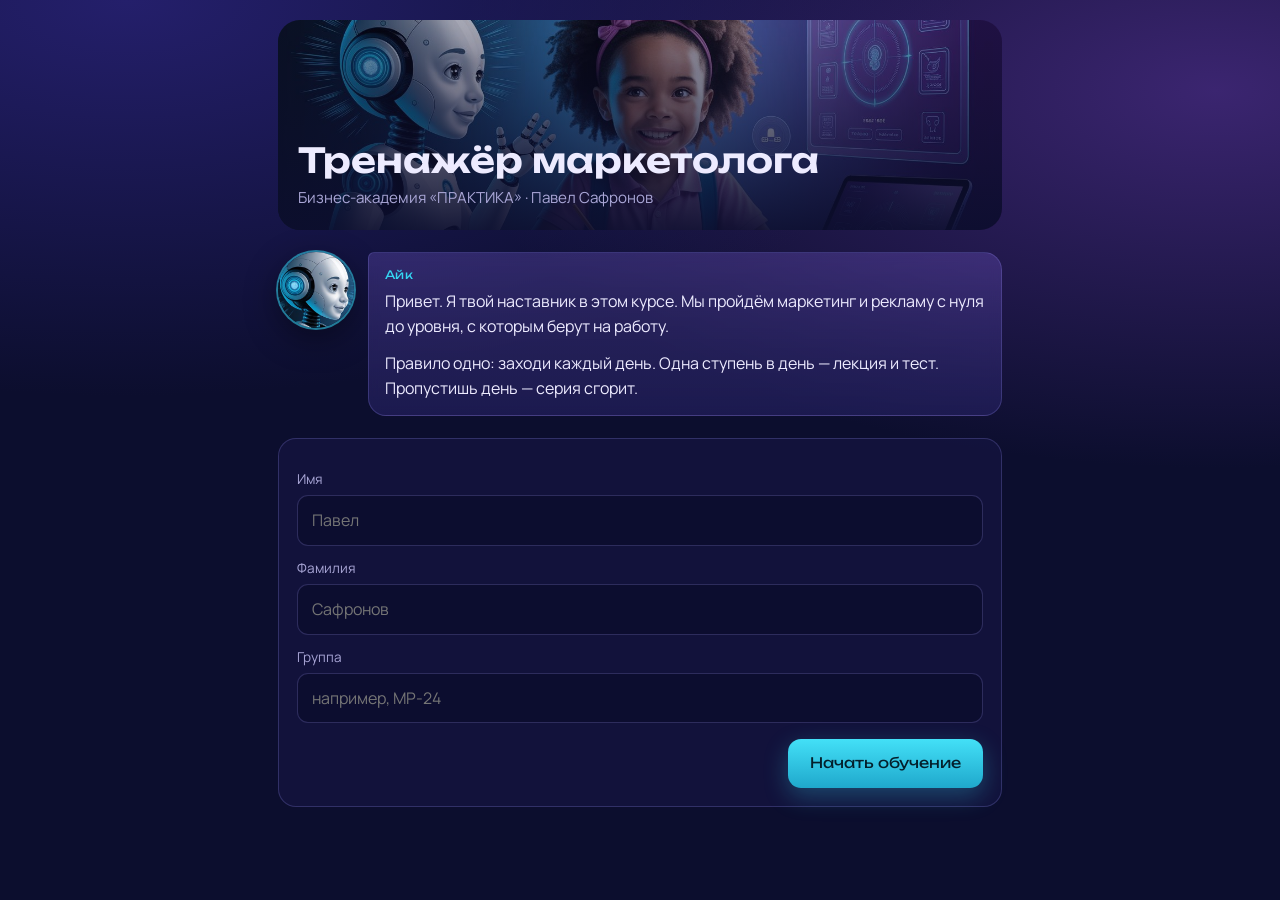
<file: trainer.html>
<!DOCTYPE html>
<html lang="ru">
<head>
<meta charset="utf-8">
<meta name="viewport" content="width=device-width, initial-scale=1, viewport-fit=cover">
<title>ПРАКТИКА · Тренажёр маркетолога</title>
<link rel="preconnect" href="https://fonts.googleapis.com">
<link rel="preconnect" href="https://fonts.gstatic.com" crossorigin>
<link href="https://fonts.googleapis.com/css2?family=Unbounded:wght@400;600;800&family=Manrope:wght@400;500;700&display=swap" rel="stylesheet">
<style>
:root{
  --ink:#0C0E2E; --ink2:#161642; --panel:#221F5C; --panel2:#2E2878;
  --cyan:#35D6F2; --violet:#8A6BF0; --warm:#FFB268; --rose:#F58BC0;
  --text:#EDEBFF; --dim:#A9A6D6; --line:rgba(160,150,255,.22);
  --ok:#49E2A8; --bad:#FF7A92;
  --hero:url("[data-uri]");
  box-sizing:border-box;
  padding-top:env(safe-area-inset-top,0px);
  padding-bottom:env(safe-area-inset-bottom,0px);
}
*,*::before,*::after{box-sizing:inherit}
html{scroll-padding-top:env(safe-area-inset-top,0px);-webkit-text-size-adjust:100%}
body{
  margin:0;font-family:Manrope,system-ui,-apple-system,"Segoe UI",sans-serif;
  color:var(--text);background:var(--ink);
  background-image:radial-gradient(120% 80% at 10% 0%,#241F6B 0%,transparent 55%),
                   radial-gradient(100% 70% at 95% 10%,#3B2570 0%,transparent 60%);
  background-attachment:fixed;line-height:1.55;-webkit-font-smoothing:antialiased;
}
h1,h2,h3{font-family:Unbounded,Manrope,sans-serif;font-weight:600;line-height:1.15;margin:0}
p{margin:0 0 .8em}
button{font:inherit;color:inherit;cursor:pointer;border:0;background:none}
:focus-visible{outline:3px solid var(--cyan);outline-offset:3px;border-radius:6px}
@media (prefers-reduced-motion:reduce){*{animation:none!important;transition:none!important}}

.wrap{max-width:760px;margin:0 auto;padding:20px 18px 64px}
.screen{display:none}
.screen.on{display:block}

/* --- наставник --- */
.bot{
  flex:none;border-radius:50%;background-image:var(--hero);
  background-size:calc(var(--s) * 1312 / 290) auto;
  background-position:calc(var(--s) * -105 / 290) calc(var(--s) * -135 / 290);
  width:var(--s);height:var(--s);
  box-shadow:0 0 0 2px rgba(53,214,242,.55),0 10px 34px rgba(0,0,0,.45);
}
.bot.sm{--s:52px}.bot.md{--s:76px}.bot.lg{--s:116px}

.say{display:flex;gap:14px;align-items:flex-start;margin:0 0 22px}
.bubble{
  background:linear-gradient(180deg,rgba(138,107,240,.26),rgba(34,31,92,.72));
  border:1px solid var(--line);border-radius:6px 18px 18px 18px;
  padding:14px 16px;backdrop-filter:blur(6px);flex:1;min-width:0
}
.bubble p:last-child{margin-bottom:0}
.who{font-family:Unbounded;font-size:.72rem;letter-spacing:.04em;color:var(--cyan);margin-bottom:4px}

/* --- вход --- */
.hero{
  position:relative;border-radius:22px;overflow:hidden;margin-bottom:22px;
  background:var(--hero) center/cover no-repeat;min-height:210px;display:flex;align-items:flex-end
}
.hero::after{content:"";position:absolute;inset:0;background:linear-gradient(180deg,rgba(12,14,46,.35),rgba(12,14,46,.94))}
.hero-in{position:relative;z-index:1;padding:20px}
.hero-in h1{font-size:clamp(1.5rem,5.6vw,2.15rem)}
.hero-in .sub{color:var(--dim);margin-top:6px;font-size:.95rem}

.card{background:rgba(22,22,66,.72);border:1px solid var(--line);border-radius:18px;padding:18px}
label{display:block;font-size:.85rem;color:var(--dim);margin:12px 0 5px}
input[type=text],textarea{
  width:100%;padding:12px 14px;border-radius:11px;background:rgba(12,14,46,.85);
  border:1px solid var(--line);color:var(--text);font:inherit
}
textarea{min-height:130px;resize:vertical}
.btn{
  display:inline-flex;align-items:center;justify-content:center;gap:8px;
  padding:13px 22px;border-radius:13px;font-family:Unbounded;font-size:.9rem;
  background:linear-gradient(180deg,#43E0F7,#1FA8CC);color:#04202C;
  box-shadow:0 8px 24px rgba(53,214,242,.28);transition:transform .12s ease
}
.btn:active{transform:translateY(1px)}
.btn[disabled]{opacity:.42;cursor:not-allowed;box-shadow:none}
.btn.ghost{background:none;border:1px solid var(--line);color:var(--text);box-shadow:none}
.btn.warm{background:linear-gradient(180deg,#FFC68A,#F09244);color:#33190A;box-shadow:0 8px 24px rgba(255,178,104,.25)}
.row{display:flex;gap:10px;flex-wrap:wrap;align-items:center}
.right{justify-content:flex-end}

/* --- шапка прогресса --- */
.top{display:flex;align-items:center;gap:12px;margin-bottom:18px}
.top .name{font-family:Unbounded;font-size:.95rem}
.top .grp{font-size:.78rem;color:var(--dim)}
.streak{
  margin-left:auto;display:flex;align-items:center;gap:7px;padding:7px 13px;border-radius:999px;
  border:1px solid rgba(255,178,104,.4);background:rgba(255,178,104,.1);color:var(--warm);
  font-family:Unbounded;font-size:.82rem
}
.goal{
  display:flex;align-items:center;gap:10px;padding:12px 15px;border-radius:14px;margin-bottom:20px;
  border:1px solid var(--line);background:rgba(34,31,92,.55);font-size:.9rem
}
.goal .dot{width:10px;height:10px;border-radius:50%;background:var(--warm);flex:none}
.goal.done .dot{background:var(--ok)}

/* --- лента ступеней --- */
.steps{display:grid;gap:12px}
.step{
  display:flex;gap:14px;align-items:center;text-align:left;width:100%;
  padding:15px 16px;border-radius:16px;border:1px solid var(--line);
  background:rgba(34,31,92,.5)
}
.step .num{
  width:44px;height:44px;border-radius:13px;flex:none;display:grid;place-items:center;
  font-family:Unbounded;font-size:1.05rem;background:rgba(53,214,242,.16);color:var(--cyan);
  border:1px solid rgba(53,214,242,.35)
}
.step .t{font-family:Unbounded;font-size:.95rem}
.step .d{font-size:.83rem;color:var(--dim);margin-top:3px}
.step.lock{opacity:.5}
.step.lock .num{background:rgba(160,150,255,.1);color:var(--dim);border-color:var(--line)}
.step.done .num{background:rgba(73,226,168,.16);color:var(--ok);border-color:rgba(73,226,168,.4)}
.step .score{margin-left:auto;font-family:Unbounded;font-size:.85rem;color:var(--ok);flex:none}

/* --- прогресс-бар --- */
.bar{height:7px;border-radius:99px;background:rgba(160,150,255,.16);overflow:hidden;margin-bottom:18px}
.bar i{display:block;height:100%;background:linear-gradient(90deg,var(--cyan),var(--violet));transition:width .3s ease}

/* --- визуалы лекции --- */
.quad{display:grid;grid-template-columns:1fr 1fr;gap:10px;margin:14px 0}
.quad div{border:1px solid var(--line);border-radius:14px;padding:13px;background:rgba(12,14,46,.5)}
.quad b{font-family:Unbounded;font-size:.92rem;display:block}
.quad span{font-size:.8rem;color:var(--cyan);display:block;margin-top:2px}
.quad small{font-size:.78rem;color:var(--dim);display:block;margin-top:7px}
.chips{display:flex;flex-wrap:wrap;gap:6px;margin-top:10px}
.chips span{font-size:.78rem;padding:4px 10px;border-radius:99px;background:rgba(138,107,240,.2);border:1px solid var(--line)}
.paths{display:grid;gap:8px;margin:14px 0}
.paths div{border-left:3px solid var(--violet);padding:8px 0 8px 13px}
.paths b{font-family:Unbounded;font-size:.85rem;display:block;margin-bottom:2px}
.paths small{color:var(--dim);font-size:.83rem}
.stairs{display:grid;gap:5px;margin:14px 0}
.stairs div{display:flex;gap:11px;align-items:center;padding:8px 12px;border-radius:10px;background:rgba(34,31,92,.55);border:1px solid var(--line)}
.stairs i{font-style:normal;font-family:Unbounded;color:var(--cyan);width:22px;flex:none;font-size:.85rem}
.stairs b{font-size:.9rem;font-weight:700}
.stairs small{color:var(--dim);font-size:.8rem;margin-left:auto;text-align:right}
.keys{counter-reset:k;display:grid;gap:10px;margin:14px 0}
.keys div{position:relative;padding-left:38px}
.keys div::before{
  counter-increment:k;content:counter(k);position:absolute;left:0;top:0;
  width:26px;height:26px;border-radius:9px;display:grid;place-items:center;
  background:rgba(255,178,104,.16);color:var(--warm);font-family:Unbounded;font-size:.8rem
}

/* --- тест --- */
.qhead{display:flex;align-items:baseline;gap:10px;margin-bottom:10px}
.qhead .n{font-family:Unbounded;color:var(--cyan);font-size:.85rem}
.qtext{font-family:Unbounded;font-size:1.05rem;line-height:1.35;margin-bottom:16px}
.opts{display:grid;gap:9px}
.opt{
  text-align:left;padding:13px 15px;border-radius:13px;border:1px solid var(--line);
  background:rgba(34,31,92,.5);transition:border-color .15s ease,background .15s ease
}
.opt:hover:not(:disabled){border-color:rgba(53,214,242,.5)}
.opt:disabled{cursor:default}
.opt.pick{border-color:var(--cyan);background:rgba(53,214,242,.12)}
.opt.good{border-color:var(--ok);background:rgba(73,226,168,.14)}
.opt.bad{border-color:var(--bad);background:rgba(255,122,146,.12)}
.verdict{margin-top:16px}
.verdict .bubble{border-radius:6px 18px 18px 18px}
.verdict.good .bubble{border-color:rgba(73,226,168,.45)}
.verdict.bad .bubble{border-color:rgba(255,122,146,.45)}
.mark{font-family:Unbounded;font-size:.82rem;margin-bottom:4px}
.verdict.good .mark{color:var(--ok)}
.verdict.bad .mark{color:var(--bad)}

/* --- итог --- */
.score-big{font-family:Unbounded;font-size:3.4rem;line-height:1;margin:6px 0}
.score-big.pass{color:var(--ok)}
.score-big.fail{color:var(--warm)}
.misses{margin-top:18px;display:grid;gap:10px}
.miss{border:1px solid var(--line);border-radius:13px;padding:12px 14px;background:rgba(12,14,46,.45)}
.miss b{display:block;font-size:.9rem;margin-bottom:5px}
.miss small{color:var(--dim);font-size:.83rem}
.hint{font-size:.83rem;color:var(--dim)}
.nav{display:flex;gap:10px;margin-top:24px;flex-wrap:wrap}
.foot{margin-top:34px;padding-top:16px;border-top:1px solid var(--line);font-size:.78rem;color:var(--dim)}
</style>
</head>
<body>
<div class="wrap">

<!-- ВХОД -->
<section id="s-login" class="screen on">
  <div class="hero"><div class="hero-in">
    <h1>Тренажёр маркетолога</h1>
    <div class="sub">Бизнес-академия «ПРАКТИКА» · Павел Сафронов</div>
  </div></div>
  <div class="say">
    <div class="bot md"></div>
    <div class="bubble">
      <div class="who" id="mentor-name-1">Айк</div>
      <p>Привет. Я твой наставник в этом курсе. Мы пройдём маркетинг и рекламу с нуля до уровня, с которым берут на работу.</p>
      <p>Правило одно: заходи каждый день. Одна ступень в день — лекция и тест. Пропустишь день — серия сгорит.</p>
    </div>
  </div>
  <div class="card">
    <label for="f-name">Имя</label>
    <input id="f-name" type="text" autocomplete="given-name" placeholder="Павел">
    <label for="f-last">Фамилия</label>
    <input id="f-last" type="text" autocomplete="family-name" placeholder="Сафронов">
    <label for="f-group">Группа</label>
    <input id="f-group" type="text" placeholder="например, МР-24">
    <div class="row right" style="margin-top:16px">
      <button class="btn" id="go-login">Начать обучение</button>
    </div>
  </div>
</section>

<!-- КАРТА -->
<section id="s-map" class="screen">
  <div class="top">
    <div class="bot sm"></div>
    <div>
      <div class="name" id="u-name"></div>
      <div class="grp" id="u-group"></div>
    </div>
    <div class="streak"><span>🔥</span><span id="u-streak">0</span></div>
  </div>
  <div class="goal" id="goal"><span class="dot"></span><span id="goal-text">Цель на сегодня: пройти одну ступень</span></div>
  <h2 style="font-size:1.15rem;margin-bottom:12px">Курс 1 · Start Up</h2>
  <div class="steps" id="steps"></div>
  <div class="foot">Прогресс хранится в этом браузере. Чтобы результаты собирались у преподавателя, тренажёру нужен обычный сайт с базой — этот прототип для обкатки механики.</div>
</section>

<!-- ЛЕКЦИЯ -->
<section id="s-lesson" class="screen">
  <div class="bar"><i id="lesson-bar"></i></div>
  <div id="slide"></div>
  <div class="nav">
    <button class="btn ghost" id="slide-back">Назад</button>
    <button class="btn" id="slide-next">Дальше</button>
  </div>
</section>

<!-- ТЕСТ -->
<section id="s-quiz" class="screen">
  <div class="bar"><i id="quiz-bar"></i></div>
  <div class="qhead"><span class="n" id="q-n"></span></div>
  <div class="qtext" id="q-text"></div>
  <div class="opts" id="q-opts"></div>
  <div id="q-verdict"></div>
  <div class="nav"><button class="btn" id="q-next" style="display:none">Дальше</button></div>
</section>

<!-- ИТОГ -->
<section id="s-result" class="screen"></section>

<!-- ЗАДАНИЕ -->
<section id="s-task" class="screen">
  <div class="say">
    <div class="bot md"></div>
    <div class="bubble">
      <div class="who">Айк</div>
      <p id="task-intro"></p>
    </div>
  </div>
  <div class="card">
    <h3 id="task-title" style="font-size:1rem;margin-bottom:8px"></h3>
    <p class="hint" id="task-text"></p>
    <label for="task-answer">Твой ответ</label>
    <textarea id="task-answer" placeholder="Пиши своими словами — это важнее, чем красиво"></textarea>
    <div class="hint" id="task-count" style="margin-top:6px">0 символов</div>
    <div class="row right" style="margin-top:14px">
      <button class="btn ghost" id="task-copy">Скопировать</button>
      <button class="btn" id="task-save" disabled>Сохранить и вернуться</button>
    </div>
  </div>
</section>

</div>

<script>
/* ============================================================
   БАЗА ЗНАНИЙ. Новые ступени добавляются сюда — код не трогаем.
   ============================================================ */
const MENTOR = {
  name: "Айк",
  right: ["Точно.", "Именно так.", "Верно.", "В яблочко.", "Да, ты понял."],
  wrong: ["Не туда.", "Мимо.", "Почти.", "Нет, смотри.", "Осечка."]
};

const COURSE = [
{
  id:"l1", num:1, title:"Квадрат карьеры и 10 этажей",
  tag:"Профориентация · за что людям платят деньги",
  slides:[
    {say:["Начнём с вопроса, который решает всё остальное: за что тебе платят деньги.",
          "Не сколько. Не кем ты работаешь по трудовой. А именно за что — за время, за навык, за результат или за вложенный капитал. От ответа зависит, как будет расти твой доход и от чего он зависит."]},
    {say:["Все способы зарабатывать сводятся к четырём моделям. Это и есть квадрат карьеры — карта, где видно все четыре сразу и переходы между ними.",
          "Моя задача не убедить тебя, что один угол лучше. Задача — дать инструмент выбора: понять, где ты сейчас и какой переход реален в ближайшие два-три года."],
     visual:{type:"quad"}},
    {say:["Первый угол — разнорабочие. Платят за отработанное время на позиции, где не нужна узкая квалификация. Это входная точка на рынке труда, и по оценке здесь около 80% населения России.",
          "Сильная сторона — самый доступный старт: минимальный порог входа и обучение прямо на месте. Сюда же относится госслужба: полиция, пожарные, военнослужащие, МЧС."],
     visual:{type:"one",k:0}},
    {say:["Второй угол — специалисты. Платят за экспертизу в конкретном навыке, чаще всего почасово. Доход растёт вместе с квалификацией и репутацией.",
          "Сильная сторона — свобода формата: найм, фриланс или своя практика. Можно работать на себя, удалённо, как самозанятый."],
     visual:{type:"one",k:1}},
    {say:["Третий угол — руководители. Нанятые профи с высшим образованием, доход привязан к KPI, а не к количеству отработанных часов.",
          "Сильная сторона — масштаб: они управляют процессами и людьми и отвечают за результат всей команды или направления."],
     visual:{type:"one",k:2}},
    {say:["Четвёртый угол — инвесторы. Доход формируется от процента с вложенного капитала, а не от личного труда.",
          "Сильная сторона — капитал работает вместо времени: деньги нанимают других людей делать результат."],
     visual:{type:"one",k:3}},
    {say:["Собери теперь всё вместе и посмотри на главное различие — за что именно платят в каждой модели."],
     visual:{type:"table"}},
    {say:["Углы не изолированы. Между ними есть проверенные маршруты, и у каждого своё топливо: обучение, узкий навык, репутация или накопленный капитал.",
          "Переход — это не прыжок, а накопление. Поэтому вопрос не «как перепрыгнуть», а «что я накапливаю прямо сейчас»."],
     visual:{type:"paths"}},
    {say:["Есть и второй способ посмотреть на тот же путь — как на лестницу. Десять этажей от школьника до вершины.",
          "Квадрат отвечает на вопрос «за что платят», лестница — на вопрос «где я сейчас». Полезно держать в голове обе карты."],
     visual:{type:"stairs"}},
    {say:["Пять вещей, которые стоит забрать из этой лекции."],
     visual:{type:"keys"}},
    {say:["Теперь проверим, что осталось в голове. Двадцать вопросов, порог — 14 правильных. Ошибёшься — покажу почему, тест можно пересдать."]}
  ],
  quiz:[
    {q:"За что платят в модели «ЗП» — у разнорабочих?",
     o:["За отработанное время","За достигнутый результат","За вложенный капитал","За уникальный навык"],c:0,
     w:"Платят за часы на позиции, где не требуется узкая квалификация. Это входная точка на рынке труда."},
    {q:"Маркетолог в найме, у которого есть план по заявкам и премия за его выполнение. Какой это угол квадрата?",
     o:["Специалисты","Руководители","Разнорабочие","Инвесторы"],c:1,
     w:"Доход привязан к результату — к выполнению KPI, а не к отработанным часам. Это модель руководителей."},
    {q:"Какая примерно доля населения России, по оценке из лекции, находится в модели «Разнорабочие»?",
     o:["Около 20%","Около 45%","Около 80%","Около 95%"],c:2,
     w:"Около 80%. Это самая массовая модель именно потому, что порог входа в неё минимальный."},
    {q:"Что определяет рост дохода в модели «Специалисты»?",
     o:["Количество подчинённых","Квалификация и репутация","Размер вложенного капитала","Стаж на одном месте"],c:1,
     w:"Специалисту платят за навык, поэтому доход растёт вместе с квалификацией и репутацией."},
    {q:"Чем доход инвестора принципиально отличается от дохода руководителя?",
     o:["Он выше в абсолютных цифрах","Он не зависит от отрасли","Он формируется от процента с капитала, а не от личного труда","Он всегда стабильнее"],c:2,
     w:"У инвестора работает капитал, а не время. Руководитель же получает за результат своего труда и труда команды."},
    {q:"К какой модели в лекции отнесена госслужба — полиция, пожарные, военнослужащие, МЧС?",
     o:["Разнорабочие","Специалисты","Руководители","Отдельная пятая модель"],c:0,
     w:"Оплата идёт за отработанное время по установленной ставке, поэтому госслужба разобрана внутри модели «ЗП»."},
    {q:"Стоматолог, ведущий частный приём. Где он в квадрате?",
     o:["Разнорабочие","Специалисты","Руководители","Инвесторы"],c:1,
     w:"Он продаёт свою экспертизу и время эксперта — это модель почасовой оплаты."},
    {q:"Product-менеджер в компании. Где он в квадрате?",
     o:["Специалисты","Руководители","Инвесторы","Разнорабочие"],c:1,
     w:"Он отвечает за результат продукта и команды, доход привязан к KPI."},
    {q:"Венчурный фонд, вложившийся в стартап. Какая это модель?",
     o:["Руководители","Специалисты","Инвесторы","Разнорабочие"],c:2,
     w:"Фонд вкладывает капитал и получает процент — классическая модель «%»."},
    {q:"В чём сильная сторона модели «Разнорабочие»?",
     o:["Самый быстрый рост дохода","Минимальный порог входа и обучение прямо на месте","Полная свобода графика","Независимость от личного труда"],c:1,
     w:"Это самый доступный старт: войти можно почти без подготовки, профессии учат на рабочем месте."},
    {q:"Какие две модели упираются в потолок часов в сутках?",
     o:["ЗП и почасовая оплата","KPI и %","ЗП и %","Почасовая оплата и KPI"],c:0,
     w:"В обеих платят за время. Модели «KPI» и «%» этот потолок снимают: там платят за результат и за капитал."},
    {q:"Переход описан так: «уход в узкую экспертизу и самозанятость — свой навык вместо смены». Что это за переход?",
     o:["Разнорабочие → Руководители","Разнорабочие → Специалисты","Специалисты → Инвесторы","Инвесторы → Руководители"],c:1,
     w:"Человек перестаёт продавать смену и начинает продавать конкретный навык."},
    {q:"Что делает возможным переход «Специалисты → Руководители»?",
     o:["Накопленный капитал","Смена отрасли","Экспертиза и репутация, переросшие в управление командой","Второе высшее образование"],c:2,
     w:"Топливо этого перехода — репутация эксперта, на которой человеку доверяют команду."},
    {q:"Что происходит при переходе «Инвесторы → Руководители»?",
     o:["Инвестор теряет капитал и выходит в найм","Инвестор нанимает профессионального руководителя управлять активом","Руководитель выкупает долю в компании","Инвестор сам становится специалистом"],c:1,
     w:"Актив нужно кому-то вести, поэтому инвестор ставит над ним наёмного управленца."},
    {q:"Что служит топливом перехода «Специалисты → Инвесторы»?",
     o:["Высшее образование","Повышение по службе","Капитал, накопленный свободной практикой","Переход на удалёнку"],c:2,
     w:"Специалист копит деньги на своей практике и переводит их в инвестиции."},
    {q:"Какая главная мысль лекции про квадрат?",
     o:["Нужно как можно быстрее попасть в угол инвесторов","Начать можно в любом углу — важно осознанно выбрать, куда двигаться дальше","Угол «ЗП» стоит пропустить","Менять угол можно только один раз в жизни"],c:1,
     w:"Плохих углов нет. Проблема не в том, где ты стоишь, а в том, что большинство попадает в свой угол случайно."},
    {q:"Два человека с одинаковой записью в трудовой книжке. Могут ли они быть в разных углах квадрата?",
     o:["Нет, должность однозначно определяет угол","Да, всё зависит от того, за что им реально платят","Только если работают в разных отраслях","Только если у одного есть высшее образование"],c:1,
     w:"Модель дохода важнее должности. Смотреть надо на то, за что начисляются деньги."},
    {q:"Дизайнер-самозанятый брал оплату за часы. Он собрал команду из трёх дизайнеров и теперь отвечает перед клиентом за результат проекта. Куда он перешёл?",
     o:["Остался в специалистах","Специалисты → Руководители","Специалисты → Инвесторы","Специалисты → Разнорабочие"],c:1,
     w:"Он перестал продавать свои часы и начал отвечать за результат команды — это угол KPI."},
    {q:"Какой этаж занимает «Предприниматель» в лестнице из 10 этажей развития?",
     o:["Пятый","Шестой","Седьмой","Восьмой"],c:2,
     w:"Седьмой — сразу после руководителя и перед инвестором."},
    {q:"Что идёт в лестнице сразу после этажа «Инвестор»?",
     o:["Предприниматель","Финансовая свобода","Вершина","Профессионал"],c:1,
     w:"Девятый этаж — финансовая свобода: путешествия и выбор без границ. Вершина уже десятая."}
  ],
  task:{
    intro:"Тест — это память. А теперь то, что действительно важно: примени квадрат к себе. Пиши своими словами, не переписывай формулировки из лекции.",
    title:"Карта моего квадрата",
    text:"Определи, в каком углу квадрата ты находишься сейчас или окажешься сразу после выпуска. Опиши в 5–7 предложениях: за что тебе будут платить, от чего зависит рост твоего дохода и какой угол ты выбираешь целевым на горизонте трёх лет."
  }
},
{id:"l2", num:2, title:"Скилы и тайм-менеджмент", tag:"Скоро", locked:true},
{id:"l3", num:3, title:"Бизнес-идеи и выбор ниши", tag:"Скоро", locked:true},
{id:"l4", num:4, title:"Бизнес-модель", tag:"Скоро", locked:true}
];

const QUAD = [
  {t:"Разнорабочие", m:"ЗП", d:"Оплата за отработанное время там, где не нужна узкая квалификация. Около 80% населения России.",
   p:["Бармен","Дворник","Продавец","Сантехник","Автослесарь","Грузчик","Водитель","Официант","Курьер","Кассир","Кладовщик","Полиция","МЧС"],
   why:"Самый доступный старт: минимальный порог входа и обучение прямо на месте."},
  {t:"Специалисты", m:"Почасовая оплата", d:"Экспертиза в конкретном навыке. Доход растёт вместе с квалификацией и репутацией.",
   p:["Повар","Юрист","Дизайнер","Программист","Психолог","Бухгалтер","Визажист","Копирайтер","Фотограф","Репетитор","Стоматолог","Архитектор"],
   why:"Свобода выбирать формат работы: найм, фриланс или своя практика."},
  {t:"Руководители", m:"KPI", d:"Нанятые профи с высшим образованием. Доход привязан к результату, а не к часам.",
   p:["Менеджер","Маркетолог","РОП","Банкир","Директор по развитию","HR-директор","Рекламист","Операционный директор","Финансовый директор","Product-менеджер"],
   why:"Управляют процессами и людьми, отвечают за результат всей команды или направления."},
  {t:"Инвесторы", m:"%", d:"Вкладываются в идею или масштабирование бизнеса. Доход — процент с капитала, а не с личного труда.",
   p:["Бизнес-ангелы","Акционеры","Вкладчики","ТОП-менеджеры","Крипто-инвесторы","Инфлюенсеры","Венчурные фонды","Совладельцы","Рантье","Держатели облигаций"],
   why:"Капитал работает вместо времени — деньги нанимают других людей делать результат."}
];
const PATHS = [
  ["Разнорабочие → Руководители","Профессионализация и обучение внутри компании ведут к позиции с KPI"],
  ["Разнорабочие → Специалисты","Уход в узкую экспертизу и самозанятость — свой навык вместо смены"],
  ["Специалисты → Руководители","Экспертиза и репутация перерастают в управление командой"],
  ["Специалисты → Инвесторы","Капитал, накопленный свободной практикой, идёт в инвестиции"],
  ["Инвесторы → Руководители","Инвестор нанимает профессионального руководителя управлять активом"]
];
const STAIRS = [
  ["Школьник","Полная зависимость от родителей"],["Студент","Первые шаги, учёба профессии"],
  ["Первая работа","Junior-специалист, первый доход"],["Специалист","Опыт растёт, стабильный доход"],
  ["Профессионал","Экспертиза, признание в деле"],["Руководитель","Команда, ответственность, рост"],
  ["Предприниматель","Свой бизнес, независимость"],["Инвестор","Пассивный доход, капитал растёт"],
  ["Финансовая свобода","Путешествия, выбор без границ"],["Вершина","Яхты, самолёты, миллионы долларов"]
];
const KEYS = [
  "Модель дохода важнее должности. Два человека с одинаковой записью в трудовой могут быть в разных углах квадрата.",
  "Плохих углов нет. У каждой модели своя сильная сторона: доступность входа, свобода, масштаб ответственности или независимость от личного труда.",
  "Переход — это не прыжок, а накопление. В каждый следующий угол ведёт конкретный ресурс: обучение, узкий навык, репутация или капитал.",
  "Время — ограниченный ресурс. «ЗП» и «почасовая оплата» упираются в потолок часов в сутках, «KPI» и «%» этот потолок снимают.",
  "Выбор должен быть осознанным. Большинство оказывается в своём углу случайно — задача попасть туда по решению."
];
const PASS = 14;

/* ============================================================ */
const $ = s => document.querySelector(s);
const esc = s => String(s).replace(/[&<>"]/g,c=>({"&":"&amp;","<":"&lt;",">":"&gt;",'"':"&quot;"}[c]));
const KEY = "praktika-trainer-v1";
let U = null;

function load(){ try{ const r=localStorage.getItem(KEY); return r?JSON.parse(r):null; }catch(e){ return null; } }
function save(){ try{ localStorage.setItem(KEY, JSON.stringify(U)); }catch(e){} }
function today(){ return new Date().toISOString().slice(0,10); }
function daysBetween(a,b){ return Math.round((new Date(b)-new Date(a))/86400000); }

function touchDay(){
  const t = today();
  if(U.lastDay === t) return;
  if(U.lastDay && daysBetween(U.lastDay,t) === 1) U.streak++;
  else U.streak = 1;
  U.lastDay = t; save();
}

function show(id){
  document.querySelectorAll(".screen").forEach(s=>s.classList.remove("on"));
  $(id).classList.add("on");
  window.scrollTo({top:0,behavior:"instant"});
}

/* --- вход --- */
$("#go-login").onclick = () => {
  const n=$("#f-name").value.trim(), l=$("#f-last").value.trim(), g=$("#f-group").value.trim();
  if(!n||!l){ $("#f-name").focus(); return; }
  U = U || {};
  U.name=n; U.last=l; U.group=g; U.progress=U.progress||{}; U.streak=U.streak||0; U.lastDay=U.lastDay||null;
  save(); openMap();
};

function openMap(){
  $("#u-name").textContent = U.name+" "+U.last;
  $("#u-group").textContent = U.group ? "Группа "+U.group : "Курс 1 · Start Up";
  $("#u-streak").textContent = U.streak + " " + plural(U.streak,["день","дня","дней"]);
  const doneToday = U.lastDay === today();
  $("#goal").classList.toggle("done", doneToday);
  $("#goal-text").textContent = doneToday
    ? "Сегодня ступень пройдена. Серия продолжается — возвращайся завтра."
    : "Цель на сегодня: пройти одну ступень";
  renderSteps(); show("#s-map");
}
function plural(n,f){ const m=n%100, k=n%10;
  return m>=11&&m<=14?f[2]:k===1?f[0]:k>=2&&k<=4?f[1]:f[2]; }

function renderSteps(){
  $("#steps").innerHTML = COURSE.map(L=>{
    const p = U.progress[L.id];
    const done = p && p.passed;
    const cls = L.locked ? "step lock" : done ? "step done" : "step";
    const score = done ? `<span class="score">${p.best}/${L.quiz.length}</span>` : "";
    return `<button class="${cls}" data-id="${L.id}" ${L.locked?"disabled":""}>
      <span class="num">${L.locked?"🔒":L.num}</span>
      <span><span class="t">${esc(L.title)}</span><span class="d">${esc(L.tag)}</span></span>${score}
    </button>`;
  }).join("");
  $("#steps").querySelectorAll(".step:not(.lock)").forEach(b=>{
    b.onclick = ()=>startLesson(b.dataset.id);
  });
}

/* --- лекция --- */
let L=null, si=0;
function startLesson(id){ L = COURSE.find(x=>x.id===id); si=0; drawSlide(); show("#s-lesson"); }

function drawSlide(){
  const s = L.slides[si];
  $("#lesson-bar").style.width = ((si+1)/L.slides.length*100)+"%";
  $("#slide").innerHTML = `
    <div class="say">
      <div class="bot ${si===0?"lg":"md"}"></div>
      <div class="bubble"><div class="who">${MENTOR.name}</div>
        ${s.say.map(p=>`<p>${esc(p)}</p>`).join("")}</div>
    </div>${s.visual?visual(s.visual):""}`;
  $("#slide-back").style.visibility = si===0 ? "hidden":"visible";
  $("#slide-next").textContent = si===L.slides.length-1 ? "К тесту" : "Дальше";
}
function visual(v){
  if(v.type==="quad") return `<div class="quad">${QUAD.map(q=>
    `<div><b>${q.t}</b><span>${q.m}</span><small>${q.d}</small></div>`).join("")}</div>`;
  if(v.type==="one"){ const q=QUAD[v.k];
    return `<div class="card"><b style="font-family:Unbounded">${q.t}</b>
      <span style="color:var(--cyan);font-size:.85rem"> · ${q.m}</span>
      <div class="chips">${q.p.map(x=>`<span>${x}</span>`).join("")}</div>
      <p class="hint" style="margin:12px 0 0">${q.why}</p></div>`; }
  if(v.type==="table") return `<div class="paths">${QUAD.map(q=>
    `<div><b>${q.t} — ${q.m}</b><small>${q.why}</small></div>`).join("")}</div>`;
  if(v.type==="paths") return `<div class="paths">${PATHS.map(p=>
    `<div><b>${p[0]}</b><small>${p[1]}</small></div>`).join("")}</div>`;
  if(v.type==="stairs") return `<div class="stairs">${STAIRS.map((s,i)=>
    `<div><i>${i+1}</i><b>${s[0]}</b><small>${s[1]}</small></div>`).join("")}</div>`;
  if(v.type==="keys") return `<div class="keys">${KEYS.map(k=>`<div>${k}</div>`).join("")}</div>`;
  return "";
}
$("#slide-back").onclick = ()=>{ if(si>0){si--;drawSlide();} };
$("#slide-next").onclick = ()=>{ if(si<L.slides.length-1){si++;drawSlide();} else startQuiz(); };

/* --- тест --- */
let qi=0, answers=[];
function startQuiz(){ qi=0; answers=[]; drawQ(); show("#s-quiz"); }
function drawQ(){
  const q = L.quiz[qi];
  $("#quiz-bar").style.width = (qi/L.quiz.length*100)+"%";
  $("#q-n").textContent = `Вопрос ${qi+1} из ${L.quiz.length}`;
  $("#q-text").textContent = q.q;
  $("#q-opts").innerHTML = q.o.map((o,i)=>`<button class="opt" data-i="${i}">${esc(o)}</button>`).join("");
  $("#q-verdict").innerHTML = ""; $("#q-next").style.display="none";
  $("#q-opts").querySelectorAll(".opt").forEach(b=> b.onclick = ()=>answer(+b.dataset.i));
}
function pick(a){ return a[Math.floor(Math.random()*a.length)]; }
function answer(i){
  const q = L.quiz[qi], ok = i===q.c;
  answers.push(i);
  $("#q-opts").querySelectorAll(".opt").forEach((b,k)=>{
    b.disabled = true;
    if(k===q.c) b.classList.add("good");
    else if(k===i) b.classList.add("bad");
  });
  $("#q-verdict").innerHTML = `<div class="verdict ${ok?"good":"bad"}">
    <div class="say" style="margin:0">
      <div class="bot sm"></div>
      <div class="bubble"><div class="mark">${ok?pick(MENTOR.right):pick(MENTOR.wrong)}</div>
      <p>${esc(q.w)}</p></div></div></div>`;
  const btn = $("#q-next");
  btn.style.display=""; btn.textContent = qi===L.quiz.length-1 ? "Показать результат":"Дальше";
  btn.focus();
}
$("#q-next").onclick = ()=>{ if(qi<L.quiz.length-1){ qi++; drawQ(); } else finish(); };

/* --- итог --- */
function finish(){
  const total = L.quiz.length;
  const right = answers.filter((a,i)=>a===L.quiz[i].c).length;
  const passed = right>=PASS;
  const prev = U.progress[L.id] || {best:0,passed:false};
  U.progress[L.id] = {best:Math.max(prev.best,right), passed: prev.passed||passed, task: prev.task||""};
  if(passed) touchDay();
  save();
  const misses = L.quiz.map((q,i)=>({q,i})).filter(({q,i})=>answers[i]!==q.c);
  $("#s-result").innerHTML = `
    <div class="say"><div class="bot lg"></div><div class="bubble">
      <div class="who">${MENTOR.name}</div>
      <p>${passed
        ? "Ступень закрыта. Порог в "+PASS+" ты взял — материал держится."
        : "Порог "+PASS+" из "+total+" не взят. Это не провал, это карта пробелов: разбери их ниже и пересдай."}</p>
    </div></div>
    <div class="card" style="text-align:center">
      <div class="hint">Правильных ответов</div>
      <div class="score-big ${passed?"pass":"fail"}">${right}<span style="font-size:1.2rem;color:var(--dim)">/${total}</span></div>
      ${passed?`<div class="hint">🔥 Серия: ${U.streak} ${plural(U.streak,["день","дня","дней"])}</div>`:`<div class="hint">Нужно минимум ${PASS}</div>`}
    </div>
    ${misses.length?`<h3 style="font-size:1rem;margin:24px 0 0">Разбор ошибок</h3>
      <div class="misses">${misses.map(({q,i})=>`<div class="miss">
        <b>${esc(q.q)}</b>
        <small>Правильно: ${esc(q.o[q.c])}. ${esc(q.w)}</small></div>`).join("")}</div>`:""}
    <div class="nav">
      ${passed?`<button class="btn warm" id="to-task">Задание дня</button>`:""}
      <button class="btn ghost" id="retry">Пересдать тест</button>
      <button class="btn ghost" id="to-map">К ступеням</button>
    </div>`;
  show("#s-result");
  const t=$("#to-task"); if(t) t.onclick=openTask;
  $("#retry").onclick = startQuiz;
  $("#to-map").onclick = openMap;
}

/* --- задание --- */
function openTask(){
  $("#task-intro").textContent = L.task.intro;
  $("#task-title").textContent = L.task.title;
  $("#task-text").textContent = L.task.text;
  const ta = $("#task-answer");
  ta.value = (U.progress[L.id] && U.progress[L.id].task) || "";
  countTask(); show("#s-task"); ta.focus();
}
function countTask(){
  const n = $("#task-answer").value.trim().length;
  $("#task-count").textContent = n+" "+plural(n,["символ","символа","символов"])+(n<200?" · нужно минимум 200":"");
  $("#task-save").disabled = n<200;
}
$("#task-answer").addEventListener("input", countTask);
$("#task-save").onclick = ()=>{
  U.progress[L.id].task = $("#task-answer").value.trim(); save(); openMap();
};
$("#task-copy").onclick = async ()=>{
  const txt = `${U.name} ${U.last}${U.group?" ("+U.group+")":""}\nСтупень ${L.num}: ${L.title}\nЗадание: ${L.task.title}\n\n${$("#task-answer").value.trim()}`;
  try{ await navigator.clipboard.writeText(txt); $("#task-copy").textContent="Скопировано"; 
       setTimeout(()=>$("#task-copy").textContent="Скопировать",1600); }catch(e){}
};

/* --- старт --- */
(function(){
  U = load();
  if(U && U.name){ openMap(); }
  document.getElementById("mentor-name-1").textContent = MENTOR.name;
})();
</script>
</body>
</html>
</file>
<file: abitpsy.ru/_next/static/chunks/1mx0cpjjw2t5j.css>
@layer properties{@supports (((-webkit-hyphens:none)) and (not (margin-trim:inline))) or ((-moz-orient:inline) and (not (color:rgb(from red r g b)))){*,:before,:after,::backdrop{--tw-translate-x:0;--tw-translate-y:0;--tw-translate-z:0;--tw-scale-x:1;--tw-scale-y:1;--tw-scale-z:1;--tw-rotate-x:initial;--tw-rotate-y:initial;--tw-rotate-z:initial;--tw-skew-x:initial;--tw-skew-y:initial;--tw-scroll-snap-strictness:proximity;--tw-space-y-reverse:0;--tw-divide-y-reverse:0;--tw-border-style:solid;--tw-gradient-position:initial;--tw-gradient-from:#0000;--tw-gradient-via:#0000;--tw-gradient-to:#0000;--tw-gradient-stops:initial;--tw-gradient-via-stops:initial;--tw-gradient-from-position:0%;--tw-gradient-via-position:50%;--tw-gradient-to-position:100%;--tw-leading:initial;--tw-font-weight:initial;--tw-tracking:initial;--tw-ordinal:initial;--tw-slashed-zero:initial;--tw-numeric-figure:initial;--tw-numeric-spacing:initial;--tw-numeric-fraction:initial;--tw-shadow:0 0 #0000;--tw-shadow-color:initial;--tw-shadow-alpha:100%;--tw-inset-shadow:0 0 #0000;--tw-inset-shadow-color:initial;--tw-inset-shadow-alpha:100%;--tw-ring-color:initial;--tw-ring-shadow:0 0 #0000;--tw-inset-ring-color:initial;--tw-inset-ring-shadow:0 0 #0000;--tw-ring-inset:initial;--tw-ring-offset-width:0px;--tw-ring-offset-color:#fff;--tw-ring-offset-shadow:0 0 #0000;--tw-outline-style:solid;--tw-blur:initial;--tw-brightness:initial;--tw-contrast:initial;--tw-grayscale:initial;--tw-hue-rotate:initial;--tw-invert:initial;--tw-opacity:initial;--tw-saturate:initial;--tw-sepia:initial;--tw-drop-shadow:initial;--tw-drop-shadow-color:initial;--tw-drop-shadow-alpha:100%;--tw-drop-shadow-size:initial;--tw-backdrop-blur:initial;--tw-backdrop-brightness:initial;--tw-backdrop-contrast:initial;--tw-backdrop-grayscale:initial;--tw-backdrop-hue-rotate:initial;--tw-backdrop-invert:initial;--tw-backdrop-opacity:initial;--tw-backdrop-saturate:initial;--tw-backdrop-sepia:initial;--tw-duration:initial;--tw-ease:initial;--tw-content:""}}}@layer theme{:root,:host{--font-sans:"Golos Text Variable", "Segoe UI", system-ui, sans-serif;--font-mono:ui-monospace, SFMono-Regular, Menlo, Monaco, Consolas, "Liberation Mono", "Courier New", monospace;--color-red-500:#fb2c36;--color-red-600:#e40014;--color-white:#fff;--spacing:.25rem;--container-sm:24rem;--container-md:28rem;--container-lg:32rem;--container-xl:36rem;--container-2xl:42rem;--container-3xl:48rem;--container-4xl:56rem;--text-sm:.875rem;--text-sm--line-height:calc(1.25 / .875);--text-base:1rem;--text-base--line-height:calc(1.5 / 1);--text-lg:1.125rem;--text-lg--line-height:calc(1.75 / 1.125);--font-weight-light:300;--font-weight-normal:400;--font-weight-medium:500;--font-weight-semibold:600;--font-weight-bold:700;--font-weight-extrabold:800;--tracking-tight:-.025em;--tracking-normal:0em;--leading-snug:1.375;--leading-relaxed:1.625;--radius-md:.375rem;--radius-lg:.5rem;--radius-xl:.75rem;--radius-2xl:1rem;--animate-spin:spin 1s linear infinite;--animate-ping:ping 1s cubic-bezier(0, 0, .2, 1) infinite;--blur-sm:8px;--blur-md:12px;--blur-xl:24px;--default-transition-duration:.15s;--default-transition-timing-function:cubic-bezier(.4, 0, .2, 1);--default-font-family:var(--font-sans);--default-mono-font-family:var(--font-mono);--color-ink-950:#0a0d14;--color-ink-900:#0f1420;--color-ink-800:#171d2b;--color-paper-50:#fdfbf7;--color-paper-100:#f7f4ef;--color-paper-200:#efe9e0;--color-accent-50:#fbefe9;--color-accent-200:#f4a07a;--color-accent-400:#f08a5d;--color-accent-500:#bf4a24;--color-accent-600:#9e3a19;--color-cobalt-100:#e5ebf8;--color-cobalt-500:#2a4bb0;--color-cobalt-600:#1d3a8a;--color-cobalt-700:#152a66;--color-signal-400:#ffb057;--color-signal-500:#e8891c;--color-surface:var(--color-paper-100);--color-surface-raised:#fff;--color-content:var(--color-ink-900);--color-content-muted:#5f6472;--color-content-subtle:#8a8e99;--color-content-inverse-muted:#aab3c7;--color-line:#0f14201a;--color-line-strong:#0f14202e;--color-line-inverse:#f7f4ef24;--font-display:"Manrope Variable", "Segoe UI", system-ui, sans-serif;--text-display-lg:clamp(2.25rem, 5.2vw, 4.5rem);--text-display-lg--line-height:1.02;--text-display-lg--letter-spacing:-.032em;--text-display-lg--font-weight:800;--text-display-md:clamp(1.875rem, 3.6vw, 3rem);--text-display-md--line-height:1.07;--text-display-md--letter-spacing:-.028em;--text-display-md--font-weight:700;--text-display-sm:clamp(1.375rem, 2.2vw, 1.875rem);--text-display-sm--line-height:1.18;--text-display-sm--letter-spacing:-.02em;--text-display-sm--font-weight:700;--text-lead:clamp(1.0625rem, 1.35vw, 1.3125rem);--text-lead--line-height:1.55;--text-lead--letter-spacing:-.011em;--text-eyebrow:.75rem;--text-eyebrow--letter-spacing:.14em;--radius-card:.875rem;--radius-card-lg:1.25rem;--radius-media:1rem;--radius-control:.75rem;--ease-out-quint:cubic-bezier(.22, 1, .36, 1);--ease-in-out-quart:cubic-bezier(.76, 0, .24, 1)}@supports (color:lab(0% 0 0)){:root,:host{--color-red-500:lab(55.4814% 75.0732 48.8528);--color-red-600:lab(48.4493% 77.4328 61.5452)}}}@layer base{*,:after,:before,::backdrop{box-sizing:border-box;border:0 solid;margin:0;padding:0}::file-selector-button{box-sizing:border-box;border:0 solid;margin:0;padding:0}html,:host{-webkit-text-size-adjust:100%;tab-size:4;line-height:1.5;font-family:var(--default-font-family,-apple-system, BlinkMacSystemFont, "Segoe UI", Roboto, "Helvetica Neue", "Noto Sans", Arial, sans-serif, "Apple Color Emoji", "Segoe UI Emoji", "Segoe UI Symbol", "Noto Color Emoji");font-feature-settings:var(--default-font-feature-settings,normal);font-variation-settings:var(--default-font-variation-settings,normal);-webkit-tap-highlight-color:transparent}hr{height:0;color:inherit;border-top-width:1px}abbr:where([title]){-webkit-text-decoration:underline dotted;text-decoration:underline dotted}h1,h2,h3,h4,h5,h6{font-size:inherit;font-weight:inherit}a{color:inherit;-webkit-text-decoration:inherit;-webkit-text-decoration:inherit;-webkit-text-decoration:inherit;-webkit-text-decoration:inherit;text-decoration:inherit}b,strong{font-weight:bolder}code,kbd,samp,pre{font-family:var(--default-mono-font-family,ui-monospace, SFMono-Regular, Menlo, Monaco, Consolas, "Liberation Mono", "Courier New", monospace);font-feature-settings:var(--default-mono-font-feature-settings,normal);font-variation-settings:var(--default-mono-font-variation-settings,normal);font-size:1em}small{font-size:80%}sub,sup{vertical-align:baseline;font-size:75%;line-height:0;position:relative}sub{bottom:-.25em}sup{top:-.5em}table{text-indent:0;border-color:inherit;border-collapse:collapse}:-moz-focusring:where(:not(iframe)){outline:auto}progress{vertical-align:baseline}summary{display:list-item}ol,ul,menu{list-style:none}img,svg,video,canvas,audio,iframe,embed,object{vertical-align:middle;display:block}img,video{max-width:100%;height:auto}button,input,select,optgroup,textarea{font:inherit;font-feature-settings:inherit;font-variation-settings:inherit;letter-spacing:inherit;color:inherit;opacity:1;background-color:#0000;border-radius:0}::file-selector-button{font:inherit;font-feature-settings:inherit;font-variation-settings:inherit;letter-spacing:inherit;color:inherit;opacity:1;background-color:#0000;border-radius:0}:where(select:is([multiple],[size])) optgroup{font-weight:bolder}:where(select:is([multiple],[size])) optgroup option{padding-inline-start:20px}::file-selector-button{margin-inline-end:4px}::placeholder{opacity:1}@supports (not ((-webkit-appearance:-apple-pay-button))) or (contain-intrinsic-size:1px){::placeholder{color:currentColor}@supports (color:color-mix(in lab, red, red)){::placeholder{color:color-mix(in oklab, currentcolor 50%, transparent)}}}textarea{resize:vertical}::-webkit-search-decoration{-webkit-appearance:none}::-webkit-date-and-time-value{min-height:1lh;text-align:inherit}::-webkit-datetime-edit{display:inline-flex}::-webkit-datetime-edit-fields-wrapper{padding:0}::-webkit-datetime-edit{padding-block:0}::-webkit-datetime-edit-year-field{padding-block:0}::-webkit-datetime-edit-month-field{padding-block:0}::-webkit-datetime-edit-day-field{padding-block:0}::-webkit-datetime-edit-hour-field{padding-block:0}::-webkit-datetime-edit-minute-field{padding-block:0}::-webkit-datetime-edit-second-field{padding-block:0}::-webkit-datetime-edit-millisecond-field{padding-block:0}::-webkit-datetime-edit-meridiem-field{padding-block:0}::-webkit-calendar-picker-indicator{line-height:1}:-moz-ui-invalid{box-shadow:none}button,input:where([type=button],[type=reset],[type=submit]){appearance:button}::file-selector-button{appearance:button}::-webkit-inner-spin-button{height:auto}::-webkit-outer-spin-button{height:auto}[hidden]:where(:not([hidden=until-found])){display:none!important}*,:before,:after{border-color:var(--color-line)}html{scroll-behavior:smooth;-webkit-text-size-adjust:100%;scroll-padding-top:6rem}body{background-color:var(--color-surface);color:var(--color-content);font-family:var(--font-sans);font-feature-settings:"kern", "liga", "calt";-webkit-font-smoothing:antialiased;text-rendering:optimizelegibility;overflow-x:hidden}h1,h2,h3,h4{font-family:var(--font-display)}::selection{background-color:var(--color-accent-500);color:#fff}:focus-visible{outline:2px solid var(--color-accent-500);outline-offset:3px;border-radius:4px}@media (prefers-reduced-motion:reduce){html{scroll-behavior:auto}*,:before,:after{transition-duration:.01ms!important;animation-duration:.01ms!important;animation-iteration-count:1!important}}}@layer components;@layer utilities{.starfield:before,.starfield:after{content:"";pointer-events:none;position:absolute;inset:0}.starfield:before{background:radial-gradient(40% 50% at 18% 30%,#7896eb1a,#0000 70%);animation:18s ease-in-out infinite twinkle}.starfield:after{background:radial-gradient(35% 45% at 82% 75%,#f08a5d14,#0000 70%);animation:24s ease-in-out infinite reverse twinkle}.grain{position:relative}.grain:after{content:"";pointer-events:none;opacity:.45;mix-blend-mode:overlay;background-image:url("data:image/svg+xml,%3Csvg xmlns='http://www.w3.org/2000/svg' width='140' height='140'%3E%3Cfilter id='n'%3E%3CfeTurbulence type='fractalNoise' baseFrequency='0.85' numOctaves='3'/%3E%3C/filter%3E%3Crect width='140' height='140' filter='url(%23n)' opacity='0.3'/%3E%3C/svg%3E");position:absolute;inset:0}.pointer-events-none{pointer-events:none}.visible{visibility:visible}.absolute{position:absolute}.fixed{position:fixed}.relative{position:relative}.sticky{position:sticky}.inset-0{inset:0}.inset-x-0{inset-inline:0}.-top-2{top:calc(var(--spacing) * -2)}.-top-4{top:calc(var(--spacing) * -4)}.-top-10{top:calc(var(--spacing) * -10)}.-top-16{top:calc(var(--spacing) * -16)}.-top-20{top:calc(var(--spacing) * -20)}.-top-24{top:calc(var(--spacing) * -24)}.top-0{top:0}.top-1\/2{top:50%}.top-2{top:calc(var(--spacing) * 2)}.top-3{top:calc(var(--spacing) * 3)}.top-5{top:calc(var(--spacing) * 5)}.top-10{top:calc(var(--spacing) * 10)}.top-20{top:calc(var(--spacing) * 20)}.top-\[8\%\]{top:8%}.top-\[18\%\]{top:18%}.-right-8{right:calc(var(--spacing) * -8)}.-right-10{right:calc(var(--spacing) * -10)}.-right-16{right:calc(var(--spacing) * -16)}.-right-20{right:calc(var(--spacing) * -20)}.-right-32{right:calc(var(--spacing) * -32)}.-right-40{right:calc(var(--spacing) * -40)}.right-0{right:0}.right-3{right:calc(var(--spacing) * 3)}.right-4{right:calc(var(--spacing) * 4)}.right-5{right:calc(var(--spacing) * 5)}.right-\[-1rem\]{right:-1rem}.right-\[2\%\]{right:2%}.right-\[6\%\]{right:6%}.-bottom-4{bottom:calc(var(--spacing) * -4)}.-bottom-8{bottom:calc(var(--spacing) * -8)}.-bottom-10{bottom:calc(var(--spacing) * -10)}.-bottom-40{bottom:calc(var(--spacing) * -40)}.bottom-0{bottom:0}.bottom-2{bottom:calc(var(--spacing) * 2)}.bottom-4{bottom:calc(var(--spacing) * 4)}.-left-2{left:calc(var(--spacing) * -2)}.-left-4{left:calc(var(--spacing) * -4)}.-left-12{left:calc(var(--spacing) * -12)}.-left-\[9999px\]{left:-9999px}.left-0{left:0}.left-1\/2{left:50%}.left-1\/3{left:33.3333%}.left-4{left:calc(var(--spacing) * 4)}.left-\[0\.9375rem\]{left:.9375rem}.left-\[6\%\]{left:6%}.z-10{z-index:10}.z-40{z-index:40}.z-50{z-index:50}.z-\[100\]{z-index:100}.z-\[105\]{z-index:105}.z-\[110\]{z-index:110}.container-page{width:100%;max-width:84rem;margin-inline:auto;padding-inline:1.25rem}@media (min-width:48rem){.container-page{padding-inline:2rem}}@media (min-width:80rem){.container-page{padding-inline:2.5rem}}.mx-auto{margin-inline:auto}.mt-0\.5{margin-top:calc(var(--spacing) * .5)}.mt-1{margin-top:var(--spacing)}.mt-1\.5{margin-top:calc(var(--spacing) * 1.5)}.mt-2{margin-top:calc(var(--spacing) * 2)}.mt-2\.5{margin-top:calc(var(--spacing) * 2.5)}.mt-3{margin-top:calc(var(--spacing) * 3)}.mt-4{margin-top:calc(var(--spacing) * 4)}.mt-5{margin-top:calc(var(--spacing) * 5)}.mt-6{margin-top:calc(var(--spacing) * 6)}.mt-7{margin-top:calc(var(--spacing) * 7)}.mt-8{margin-top:calc(var(--spacing) * 8)}.mt-9{margin-top:calc(var(--spacing) * 9)}.mt-10{margin-top:calc(var(--spacing) * 10)}.mt-12{margin-top:calc(var(--spacing) * 12)}.mt-14{margin-top:calc(var(--spacing) * 14)}.mt-16{margin-top:calc(var(--spacing) * 16)}.mt-\[0\.5rem\]{margin-top:.5rem}.mt-\[0\.6rem\]{margin-top:.6rem}.mt-\[0\.45rem\]{margin-top:.45rem}.mt-\[0\.4375rem\]{margin-top:.4375rem}.mt-auto{margin-top:auto}.mr-2{margin-right:calc(var(--spacing) * 2)}.mb-2{margin-bottom:calc(var(--spacing) * 2)}.mb-5{margin-bottom:calc(var(--spacing) * 5)}.ml-2\.5{margin-left:calc(var(--spacing) * 2.5)}.ml-auto{margin-left:auto}.scrollbar-none{scrollbar-width:none;-ms-overflow-style:none}.scrollbar-none::-webkit-scrollbar{display:none}.eyebrow{font-size:var(--text-eyebrow);letter-spacing:var(--text-eyebrow--letter-spacing);text-transform:uppercase;align-items:center;gap:.5rem;font-weight:600;display:inline-flex}.block{display:block}.flex{display:flex}.grid{display:grid}.hidden{display:none}.inline-block{display:inline-block}.inline-flex{display:inline-flex}.aspect-\[2\/3\]{aspect-ratio:2/3}.aspect-\[3\/4\]{aspect-ratio:3/4}.aspect-\[4\/3\]{aspect-ratio:4/3}.aspect-\[4\/5\]{aspect-ratio:4/5}.aspect-\[16\/10\]{aspect-ratio:16/10}.aspect-square{aspect-ratio:1}.size-1\.5{width:calc(var(--spacing) * 1.5);height:calc(var(--spacing) * 1.5)}.size-2{width:calc(var(--spacing) * 2);height:calc(var(--spacing) * 2)}.size-2\.5{width:calc(var(--spacing) * 2.5);height:calc(var(--spacing) * 2.5)}.size-3{width:calc(var(--spacing) * 3);height:calc(var(--spacing) * 3)}.size-3\.5{width:calc(var(--spacing) * 3.5);height:calc(var(--spacing) * 3.5)}.size-4{width:calc(var(--spacing) * 4);height:calc(var(--spacing) * 4)}.size-5{width:calc(var(--spacing) * 5);height:calc(var(--spacing) * 5)}.size-6{width:calc(var(--spacing) * 6);height:calc(var(--spacing) * 6)}.size-7{width:calc(var(--spacing) * 7);height:calc(var(--spacing) * 7)}.size-8{width:calc(var(--spacing) * 8);height:calc(var(--spacing) * 8)}.size-9{width:calc(var(--spacing) * 9);height:calc(var(--spacing) * 9)}.size-10{width:calc(var(--spacing) * 10);height:calc(var(--spacing) * 10)}.size-11{width:calc(var(--spacing) * 11);height:calc(var(--spacing) * 11)}.size-12{width:calc(var(--spacing) * 12);height:calc(var(--spacing) * 12)}.size-14{width:calc(var(--spacing) * 14);height:calc(var(--spacing) * 14)}.size-16{width:calc(var(--spacing) * 16);height:calc(var(--spacing) * 16)}.size-44{width:calc(var(--spacing) * 44);height:calc(var(--spacing) * 44)}.size-64{width:calc(var(--spacing) * 64);height:calc(var(--spacing) * 64)}.size-\[1\.125rem\]{width:1.125rem;height:1.125rem}.size-\[36rem\]{width:36rem;height:36rem}.size-\[38rem\]{width:38rem;height:38rem}.size-full{width:100%;height:100%}.h-0{height:0}.h-0\.5{height:calc(var(--spacing) * .5)}.h-3{height:calc(var(--spacing) * 3)}.h-3\.5{height:calc(var(--spacing) * 3.5)}.h-8{height:calc(var(--spacing) * 8)}.h-10{height:calc(var(--spacing) * 10)}.h-11{height:calc(var(--spacing) * 11)}.h-12{height:calc(var(--spacing) * 12)}.h-14{height:calc(var(--spacing) * 14)}.h-\[4\.5rem\]{height:4.5rem}.h-\[62dvh\]{height:62dvh}.h-\[130\%\]{height:130%}.h-\[400vh\]{height:400vh}.h-dvh{height:100dvh}.h-full{height:100%}.h-px{height:1px}.max-h-\[74dvh\]{max-height:74dvh}.max-h-\[92dvh\]{max-height:92dvh}.max-h-full{max-height:100%}.min-h-\[2\.9rem\]{min-height:2.9rem}.min-h-\[14rem\]{min-height:14rem}.min-h-\[22rem\]{min-height:22rem}.w-0{width:0}.w-2\.5{width:calc(var(--spacing) * 2.5)}.w-3{width:calc(var(--spacing) * 3)}.w-3\.5{width:calc(var(--spacing) * 3.5)}.w-4{width:calc(var(--spacing) * 4)}.w-6{width:calc(var(--spacing) * 6)}.w-40{width:calc(var(--spacing) * 40)}.w-\[3px\]{width:3px}.w-\[15rem\]{width:15rem}.w-\[17rem\]{width:17rem}.w-\[24rem\]{width:24rem}.w-\[30rem\]{width:30rem}.w-\[44rem\]{width:44rem}.w-\[46\%\]{width:46%}.w-\[46rem\]{width:46rem}.w-\[52\%\]{width:52%}.w-\[78\%\]{width:78%}.w-\[78vw\]{width:78vw}.w-\[82\%\]{width:82%}.w-\[calc\(62dvh\*4\/3\)\]{width:82.6667dvh}.w-auto{width:auto}.w-fit{width:fit-content}.w-full{width:100%}.w-max{width:max-content}.w-px{width:1px}.max-w-2xl{max-width:var(--container-2xl)}.max-w-3xl{max-width:var(--container-3xl)}.max-w-4xl{max-width:var(--container-4xl)}.max-w-\[16rem\]{max-width:16rem}.max-w-lg{max-width:var(--container-lg)}.max-w-md{max-width:var(--container-md)}.max-w-sm{max-width:var(--container-sm)}.max-w-xl{max-width:var(--container-xl)}.min-w-0{min-width:0}.min-w-64{min-width:calc(var(--spacing) * 64)}.flex-1{flex:1}.shrink-0{flex-shrink:0}.-translate-x-1\/2{--tw-translate-x:calc(calc(1 / 2 * 100%) * -1);translate:var(--tw-translate-x) var(--tw-translate-y)}.-translate-y-1\/2{--tw-translate-y:calc(calc(1 / 2 * 100%) * -1);translate:var(--tw-translate-x) var(--tw-translate-y)}.-translate-y-\[5\.5px\]{--tw-translate-y:calc(5.5px * -1);translate:var(--tw-translate-x) var(--tw-translate-y)}.translate-y-\[5\.5px\]{--tw-translate-y:5.5px;translate:var(--tw-translate-x) var(--tw-translate-y)}.scale-0{--tw-scale-x:0%;--tw-scale-y:0%;--tw-scale-z:0%;scale:var(--tw-scale-x) var(--tw-scale-y)}.-scale-x-100{--tw-scale-x:calc(100% * -1);scale:var(--tw-scale-x) var(--tw-scale-y)}.-rotate-45{rotate:-45deg}.rotate-45{rotate:45deg}.rotate-90{rotate:90deg}.rotate-180{rotate:180deg}.-skew-x-\[20deg\]{--tw-skew-x:skewX(calc(20deg * -1));transform:var(--tw-rotate-x,) var(--tw-rotate-y,) var(--tw-rotate-z,) var(--tw-skew-x,) var(--tw-skew-y,)}.animate-breathe{animation:7s ease-in-out infinite breathe}.animate-impulse{animation:impulse-down 4.5s var(--ease-in-out-quart) infinite}.animate-marquee{animation:48s linear infinite marquee-x}.animate-ping{animation:var(--animate-ping)}.animate-spin{animation:var(--animate-spin)}.cursor-default{cursor:default}.cursor-pointer{cursor:pointer}.resize-none{resize:none}.snap-x{scroll-snap-type:x var(--tw-scroll-snap-strictness)}.snap-mandatory{--tw-scroll-snap-strictness:mandatory}.snap-center{scroll-snap-align:center}.scroll-mt-20{scroll-margin-top:calc(var(--spacing) * 20)}.scroll-mt-28{scroll-margin-top:calc(var(--spacing) * 28)}.scrollbar-none{scrollbar-width:none}.grid-cols-2{grid-template-columns:repeat(2,minmax(0,1fr))}.grid-cols-3{grid-template-columns:repeat(3,minmax(0,1fr))}.flex-col{flex-direction:column}.flex-wrap{flex-wrap:wrap}.place-items-center{place-items:center}.items-baseline{align-items:baseline}.items-center{align-items:center}.items-end{align-items:flex-end}.items-start{align-items:flex-start}.justify-between{justify-content:space-between}.justify-center{justify-content:center}.gap-1{gap:var(--spacing)}.gap-1\.5{gap:calc(var(--spacing) * 1.5)}.gap-2{gap:calc(var(--spacing) * 2)}.gap-2\.5{gap:calc(var(--spacing) * 2.5)}.gap-3{gap:calc(var(--spacing) * 3)}.gap-4{gap:calc(var(--spacing) * 4)}.gap-5{gap:calc(var(--spacing) * 5)}.gap-6{gap:calc(var(--spacing) * 6)}.gap-8{gap:calc(var(--spacing) * 8)}.gap-9{gap:calc(var(--spacing) * 9)}.gap-10{gap:calc(var(--spacing) * 10)}.gap-12{gap:calc(var(--spacing) * 12)}.gap-14{gap:calc(var(--spacing) * 14)}.gap-px{gap:1px}:where(.space-y-1\.5>:not(:last-child)){--tw-space-y-reverse:0;margin-block-start:calc(calc(var(--spacing) * 1.5) * var(--tw-space-y-reverse));margin-block-end:calc(calc(var(--spacing) * 1.5) * calc(1 - var(--tw-space-y-reverse)))}:where(.space-y-2>:not(:last-child)){--tw-space-y-reverse:0;margin-block-start:calc(calc(var(--spacing) * 2) * var(--tw-space-y-reverse));margin-block-end:calc(calc(var(--spacing) * 2) * calc(1 - var(--tw-space-y-reverse)))}:where(.space-y-3>:not(:last-child)){--tw-space-y-reverse:0;margin-block-start:calc(calc(var(--spacing) * 3) * var(--tw-space-y-reverse));margin-block-end:calc(calc(var(--spacing) * 3) * calc(1 - var(--tw-space-y-reverse)))}:where(.space-y-3\.5>:not(:last-child)){--tw-space-y-reverse:0;margin-block-start:calc(calc(var(--spacing) * 3.5) * var(--tw-space-y-reverse));margin-block-end:calc(calc(var(--spacing) * 3.5) * calc(1 - var(--tw-space-y-reverse)))}:where(.space-y-6>:not(:last-child)){--tw-space-y-reverse:0;margin-block-start:calc(calc(var(--spacing) * 6) * var(--tw-space-y-reverse));margin-block-end:calc(calc(var(--spacing) * 6) * calc(1 - var(--tw-space-y-reverse)))}:where(.space-y-10>:not(:last-child)){--tw-space-y-reverse:0;margin-block-start:calc(calc(var(--spacing) * 10) * var(--tw-space-y-reverse));margin-block-end:calc(calc(var(--spacing) * 10) * calc(1 - var(--tw-space-y-reverse)))}:where(.space-y-px>:not(:last-child)){--tw-space-y-reverse:0;margin-block-start:calc(1px * var(--tw-space-y-reverse));margin-block-end:calc(1px * calc(1 - var(--tw-space-y-reverse)))}.gap-x-3{column-gap:calc(var(--spacing) * 3)}.gap-x-4{column-gap:calc(var(--spacing) * 4)}.gap-x-6{column-gap:calc(var(--spacing) * 6)}.gap-x-8{column-gap:calc(var(--spacing) * 8)}.gap-x-10{column-gap:calc(var(--spacing) * 10)}.gap-x-12{column-gap:calc(var(--spacing) * 12)}.gap-y-1{row-gap:var(--spacing)}.gap-y-2{row-gap:calc(var(--spacing) * 2)}.gap-y-4{row-gap:calc(var(--spacing) * 4)}.gap-y-10{row-gap:calc(var(--spacing) * 10)}.gap-y-12{row-gap:calc(var(--spacing) * 12)}:where(.divide-y>:not(:last-child)){--tw-divide-y-reverse:0;border-bottom-style:var(--tw-border-style);border-top-style:var(--tw-border-style);border-top-width:calc(1px * var(--tw-divide-y-reverse));border-bottom-width:calc(1px * calc(1 - var(--tw-divide-y-reverse)))}:where(.divide-line>:not(:last-child)){border-color:var(--color-line)}:where(.divide-line-inverse>:not(:last-child)){border-color:var(--color-line-inverse)}.truncate{text-overflow:ellipsis;white-space:nowrap;overflow:hidden}.overflow-hidden{overflow:hidden}.overflow-x-auto{overflow-x:auto}.overflow-y-auto{overflow-y:auto}.rounded-2xl{border-radius:var(--radius-2xl)}.rounded-\[0\.25rem\]{border-radius:.25rem}.rounded-\[var\(--radius-control\)\]{border-radius:var(--radius-control)}.rounded-card{border-radius:var(--radius-card)}.rounded-card-lg{border-radius:var(--radius-card-lg)}.rounded-full{border-radius:3.40282e38px}.rounded-lg{border-radius:var(--radius-lg)}.rounded-md{border-radius:var(--radius-md)}.rounded-media{border-radius:var(--radius-media)}.rounded-xl{border-radius:var(--radius-xl)}.rounded-t-\[1\.75rem\]{border-top-left-radius:1.75rem;border-top-right-radius:1.75rem}.border{border-style:var(--tw-border-style);border-width:1px}.border-0{border-style:var(--tw-border-style);border-width:0}.border-2{border-style:var(--tw-border-style);border-width:2px}.border-y{border-block-style:var(--tw-border-style);border-block-width:1px}.border-t{border-top-style:var(--tw-border-style);border-top-width:1px}.border-t-2{border-top-style:var(--tw-border-style);border-top-width:2px}.border-r{border-right-style:var(--tw-border-style);border-right-width:1px}.border-b{border-bottom-style:var(--tw-border-style);border-bottom-width:1px}.border-l{border-left-style:var(--tw-border-style);border-left-width:1px}.border-accent-400{border-color:var(--color-accent-400)}.border-accent-400\/40{border-color:#f08a5d66}@supports (color:color-mix(in lab, red, red)){.border-accent-400\/40{border-color:color-mix(in oklab, var(--color-accent-400) 40%, transparent)}}.border-accent-400\/50{border-color:#f08a5d80}@supports (color:color-mix(in lab, red, red)){.border-accent-400\/50{border-color:color-mix(in oklab, var(--color-accent-400) 50%, transparent)}}.border-accent-500{border-color:var(--color-accent-500)}.border-line{border-color:var(--color-line)}.border-line-inverse{border-color:var(--color-line-inverse)}.border-line-strong{border-color:var(--color-line-strong)}.border-red-500\/70{border-color:#fb2c36b3}@supports (color:color-mix(in lab, red, red)){.border-red-500\/70{border-color:color-mix(in oklab, var(--color-red-500) 70%, transparent)}}.border-white\/10{border-color:#ffffff1a}@supports (color:color-mix(in lab, red, red)){.border-white\/10{border-color:color-mix(in oklab, var(--color-white) 10%, transparent)}}.border-white\/35{border-color:#ffffff59}@supports (color:color-mix(in lab, red, red)){.border-white\/35{border-color:color-mix(in oklab, var(--color-white) 35%, transparent)}}.border-white\/50{border-color:#ffffff80}@supports (color:color-mix(in lab, red, red)){.border-white\/50{border-color:color-mix(in oklab, var(--color-white) 50%, transparent)}}.bg-brand{background-color:var(--color-ink-900);background-image:radial-gradient(120% 90% at 0% 0%, #2a4bb08c, transparent 60%), linear-gradient(160deg, var(--color-cobalt-700) 0%, var(--color-ink-900) 62%)}.bg-accent-50{background-color:var(--color-accent-50)}.bg-accent-200{background-color:var(--color-accent-200)}.bg-accent-400{background-color:var(--color-accent-400)}.bg-accent-500{background-color:var(--color-accent-500)}.bg-accent-500\/10{background-color:#bf4a241a}@supports (color:color-mix(in lab, red, red)){.bg-accent-500\/10{background-color:color-mix(in oklab, var(--color-accent-500) 10%, transparent)}}.bg-cobalt-100{background-color:var(--color-cobalt-100)}.bg-cobalt-500{background-color:var(--color-cobalt-500)}.bg-current{background-color:currentColor}.bg-ink-800{background-color:var(--color-ink-800)}.bg-ink-900{background-color:var(--color-ink-900)}.bg-ink-900\/60{background-color:#0f142099}@supports (color:color-mix(in lab, red, red)){.bg-ink-900\/60{background-color:color-mix(in oklab, var(--color-ink-900) 60%, transparent)}}.bg-ink-900\/70{background-color:#0f1420b3}@supports (color:color-mix(in lab, red, red)){.bg-ink-900\/70{background-color:color-mix(in oklab, var(--color-ink-900) 70%, transparent)}}.bg-ink-900\/80{background-color:#0f1420cc}@supports (color:color-mix(in lab, red, red)){.bg-ink-900\/80{background-color:color-mix(in oklab, var(--color-ink-900) 80%, transparent)}}.bg-ink-900\/95{background-color:#0f1420f2}@supports (color:color-mix(in lab, red, red)){.bg-ink-900\/95{background-color:color-mix(in oklab, var(--color-ink-900) 95%, transparent)}}.bg-ink-950{background-color:var(--color-ink-950)}.bg-ink-950\/40{background-color:#0a0d1466}@supports (color:color-mix(in lab, red, red)){.bg-ink-950\/40{background-color:color-mix(in oklab, var(--color-ink-950) 40%, transparent)}}.bg-ink-950\/60{background-color:#0a0d1499}@supports (color:color-mix(in lab, red, red)){.bg-ink-950\/60{background-color:color-mix(in oklab, var(--color-ink-950) 60%, transparent)}}.bg-ink-950\/65{background-color:#0a0d14a6}@supports (color:color-mix(in lab, red, red)){.bg-ink-950\/65{background-color:color-mix(in oklab, var(--color-ink-950) 65%, transparent)}}.bg-ink-950\/70{background-color:#0a0d14b3}@supports (color:color-mix(in lab, red, red)){.bg-ink-950\/70{background-color:color-mix(in oklab, var(--color-ink-950) 70%, transparent)}}.bg-ink-950\/80{background-color:#0a0d14cc}@supports (color:color-mix(in lab, red, red)){.bg-ink-950\/80{background-color:color-mix(in oklab, var(--color-ink-950) 80%, transparent)}}.bg-ink-950\/85{background-color:#0a0d14d9}@supports (color:color-mix(in lab, red, red)){.bg-ink-950\/85{background-color:color-mix(in oklab, var(--color-ink-950) 85%, transparent)}}.bg-line{background-color:var(--color-line)}.bg-line-inverse{background-color:var(--color-line-inverse)}.bg-paper-50{background-color:var(--color-paper-50)}.bg-paper-100{background-color:var(--color-paper-100)}.bg-paper-200{background-color:var(--color-paper-200)}.bg-red-500\/10{background-color:#fb2c361a}@supports (color:color-mix(in lab, red, red)){.bg-red-500\/10{background-color:color-mix(in oklab, var(--color-red-500) 10%, transparent)}}.bg-signal-400{background-color:var(--color-signal-400)}.bg-surface-raised{background-color:var(--color-surface-raised)}.bg-transparent{background-color:#0000}.bg-white{background-color:var(--color-white)}.bg-white\/10{background-color:#ffffff1a}@supports (color:color-mix(in lab, red, red)){.bg-white\/10{background-color:color-mix(in oklab, var(--color-white) 10%, transparent)}}.bg-white\/15{background-color:#ffffff26}@supports (color:color-mix(in lab, red, red)){.bg-white\/15{background-color:color-mix(in oklab, var(--color-white) 15%, transparent)}}.bg-white\/\[0\.03\]{background-color:#ffffff08}@supports (color:color-mix(in lab, red, red)){.bg-white\/\[0\.03\]{background-color:color-mix(in oklab, var(--color-white) 3%, transparent)}}.bg-white\/\[0\.04\]{background-color:#ffffff0a}@supports (color:color-mix(in lab, red, red)){.bg-white\/\[0\.04\]{background-color:color-mix(in oklab, var(--color-white) 4%, transparent)}}.bg-white\/\[0\.05\]{background-color:#ffffff0d}@supports (color:color-mix(in lab, red, red)){.bg-white\/\[0\.05\]{background-color:color-mix(in oklab, var(--color-white) 5%, transparent)}}.bg-white\/\[0\.06\]{background-color:#ffffff0f}@supports (color:color-mix(in lab, red, red)){.bg-white\/\[0\.06\]{background-color:color-mix(in oklab, var(--color-white) 6%, transparent)}}.bg-white\/\[0\.08\]{background-color:#ffffff14}@supports (color:color-mix(in lab, red, red)){.bg-white\/\[0\.08\]{background-color:color-mix(in oklab, var(--color-white) 8%, transparent)}}.bg-gradient-to-br{--tw-gradient-position:to bottom right in oklab;background-image:linear-gradient(var(--tw-gradient-stops))}.bg-gradient-to-t{--tw-gradient-position:to top in oklab;background-image:linear-gradient(var(--tw-gradient-stops))}.link-underline{transition:background-size .4s var(--ease-out-quint);background-image:linear-gradient(currentColor,currentColor);background-position:0 100%;background-repeat:no-repeat;background-size:0% 1px}.link-underline:hover{background-size:100% 1px}.grid-lines{background-image:linear-gradient(#f7f4ef0b 1px,#0000 1px),linear-gradient(90deg,#f7f4ef0b 1px,#0000 1px);background-size:72px 72px}.from-accent-500{--tw-gradient-from:var(--color-accent-500);--tw-gradient-stops:var(--tw-gradient-via-stops,var(--tw-gradient-position), var(--tw-gradient-from) var(--tw-gradient-from-position), var(--tw-gradient-to) var(--tw-gradient-to-position))}.from-cobalt-500{--tw-gradient-from:var(--color-cobalt-500);--tw-gradient-stops:var(--tw-gradient-via-stops,var(--tw-gradient-position), var(--tw-gradient-from) var(--tw-gradient-from-position), var(--tw-gradient-to) var(--tw-gradient-to-position))}.from-cobalt-600{--tw-gradient-from:var(--color-cobalt-600);--tw-gradient-stops:var(--tw-gradient-via-stops,var(--tw-gradient-position), var(--tw-gradient-from) var(--tw-gradient-from-position), var(--tw-gradient-to) var(--tw-gradient-to-position))}.from-ink-950\/45{--tw-gradient-from:#0a0d1473}@supports (color:color-mix(in lab, red, red)){.from-ink-950\/45{--tw-gradient-from:color-mix(in oklab, var(--color-ink-950) 45%, transparent)}}.from-ink-950\/45{--tw-gradient-stops:var(--tw-gradient-via-stops,var(--tw-gradient-position), var(--tw-gradient-from) var(--tw-gradient-from-position), var(--tw-gradient-to) var(--tw-gradient-to-position))}.from-ink-950\/50{--tw-gradient-from:#0a0d1480}@supports (color:color-mix(in lab, red, red)){.from-ink-950\/50{--tw-gradient-from:color-mix(in oklab, var(--color-ink-950) 50%, transparent)}}.from-ink-950\/50{--tw-gradient-stops:var(--tw-gradient-via-stops,var(--tw-gradient-position), var(--tw-gradient-from) var(--tw-gradient-from-position), var(--tw-gradient-to) var(--tw-gradient-to-position))}.from-ink-950\/90{--tw-gradient-from:#0a0d14e6}@supports (color:color-mix(in lab, red, red)){.from-ink-950\/90{--tw-gradient-from:color-mix(in oklab, var(--color-ink-950) 90%, transparent)}}.from-ink-950\/90{--tw-gradient-stops:var(--tw-gradient-via-stops,var(--tw-gradient-position), var(--tw-gradient-from) var(--tw-gradient-from-position), var(--tw-gradient-to) var(--tw-gradient-to-position))}.via-ink-950\/65{--tw-gradient-via:#0a0d14a6}@supports (color:color-mix(in lab, red, red)){.via-ink-950\/65{--tw-gradient-via:color-mix(in oklab, var(--color-ink-950) 65%, transparent)}}.via-ink-950\/65{--tw-gradient-via-stops:var(--tw-gradient-position), var(--tw-gradient-from) var(--tw-gradient-from-position), var(--tw-gradient-via) var(--tw-gradient-via-position), var(--tw-gradient-to) var(--tw-gradient-to-position);--tw-gradient-stops:var(--tw-gradient-via-stops)}.via-transparent{--tw-gradient-via:transparent;--tw-gradient-via-stops:var(--tw-gradient-position), var(--tw-gradient-from) var(--tw-gradient-from-position), var(--tw-gradient-via) var(--tw-gradient-via-position), var(--tw-gradient-to) var(--tw-gradient-to-position);--tw-gradient-stops:var(--tw-gradient-via-stops)}.to-accent-600{--tw-gradient-to:var(--color-accent-600);--tw-gradient-stops:var(--tw-gradient-via-stops,var(--tw-gradient-position), var(--tw-gradient-from) var(--tw-gradient-from-position), var(--tw-gradient-to) var(--tw-gradient-to-position))}.to-ink-800{--tw-gradient-to:var(--color-ink-800);--tw-gradient-stops:var(--tw-gradient-via-stops,var(--tw-gradient-position), var(--tw-gradient-from) var(--tw-gradient-from-position), var(--tw-gradient-to) var(--tw-gradient-to-position))}.to-ink-900{--tw-gradient-to:var(--color-ink-900);--tw-gradient-stops:var(--tw-gradient-via-stops,var(--tw-gradient-position), var(--tw-gradient-from) var(--tw-gradient-from-position), var(--tw-gradient-to) var(--tw-gradient-to-position))}.to-ink-950\/45{--tw-gradient-to:#0a0d1473}@supports (color:color-mix(in lab, red, red)){.to-ink-950\/45{--tw-gradient-to:color-mix(in oklab, var(--color-ink-950) 45%, transparent)}}.to-ink-950\/45{--tw-gradient-stops:var(--tw-gradient-via-stops,var(--tw-gradient-position), var(--tw-gradient-from) var(--tw-gradient-from-position), var(--tw-gradient-to) var(--tw-gradient-to-position))}.to-transparent{--tw-gradient-to:transparent;--tw-gradient-stops:var(--tw-gradient-via-stops,var(--tw-gradient-position), var(--tw-gradient-from) var(--tw-gradient-from-position), var(--tw-gradient-to) var(--tw-gradient-to-position))}.ref-glow{mix-blend-mode:screen;-webkit-mask-image:radial-gradient(closest-side,#000 55%,#0000 100%);mask-image:radial-gradient(closest-side,#000 55%,#0000 100%)}.ref-ink{mix-blend-mode:multiply;-webkit-mask-image:radial-gradient(closest-side,#000 60%,#0000 100%);mask-image:radial-gradient(closest-side,#000 60%,#0000 100%)}.\[mask-image\:linear-gradient\(90deg\,rgb\(0_0_0\/0\.55\)_0\%\,\#000_45\%\,\#000_100\%\)\]{-webkit-mask-image:linear-gradient(90deg,#0000008c 0%,#000 45% 100%);mask-image:linear-gradient(90deg,#0000008c 0%,#000 45% 100%)}.object-contain{object-fit:contain}.object-cover{object-fit:cover}.object-top{object-position:top}.p-0{padding:0}.p-1\.5{padding:calc(var(--spacing) * 1.5)}.p-4{padding:calc(var(--spacing) * 4)}.p-5{padding:calc(var(--spacing) * 5)}.p-6{padding:calc(var(--spacing) * 6)}.p-7{padding:calc(var(--spacing) * 7)}.p-8{padding:calc(var(--spacing) * 8)}.px-2{padding-inline:calc(var(--spacing) * 2)}.px-2\.5{padding-inline:calc(var(--spacing) * 2.5)}.px-3{padding-inline:calc(var(--spacing) * 3)}.px-3\.5{padding-inline:calc(var(--spacing) * 3.5)}.px-4{padding-inline:calc(var(--spacing) * 4)}.px-5{padding-inline:calc(var(--spacing) * 5)}.px-6{padding-inline:calc(var(--spacing) * 6)}.px-8{padding-inline:calc(var(--spacing) * 8)}.section-y{padding-block:4.5rem}@media (min-width:48rem){.section-y{padding-block:6.5rem}}@media (min-width:80rem){.section-y{padding-block:8.5rem}}.py-0\.5{padding-block:calc(var(--spacing) * .5)}.py-1{padding-block:var(--spacing)}.py-1\.5{padding-block:calc(var(--spacing) * 1.5)}.py-2{padding-block:calc(var(--spacing) * 2)}.py-2\.5{padding-block:calc(var(--spacing) * 2.5)}.py-3{padding-block:calc(var(--spacing) * 3)}.py-3\.5{padding-block:calc(var(--spacing) * 3.5)}.py-4{padding-block:calc(var(--spacing) * 4)}.py-5{padding-block:calc(var(--spacing) * 5)}.py-6{padding-block:calc(var(--spacing) * 6)}.py-7{padding-block:calc(var(--spacing) * 7)}.py-8{padding-block:calc(var(--spacing) * 8)}.py-9{padding-block:calc(var(--spacing) * 9)}.py-10{padding-block:calc(var(--spacing) * 10)}.py-14{padding-block:calc(var(--spacing) * 14)}.pt-1{padding-top:var(--spacing)}.pt-1\.5{padding-top:calc(var(--spacing) * 1.5)}.pt-2{padding-top:calc(var(--spacing) * 2)}.pt-4{padding-top:calc(var(--spacing) * 4)}.pt-5{padding-top:calc(var(--spacing) * 5)}.pt-6{padding-top:calc(var(--spacing) * 6)}.pt-7{padding-top:calc(var(--spacing) * 7)}.pt-8{padding-top:calc(var(--spacing) * 8)}.pt-14{padding-top:calc(var(--spacing) * 14)}.pt-16{padding-top:calc(var(--spacing) * 16)}.pt-\[4\.5rem\]{padding-top:4.5rem}.pr-4{padding-right:calc(var(--spacing) * 4)}.pr-5{padding-right:calc(var(--spacing) * 5)}.pr-10{padding-right:calc(var(--spacing) * 10)}.pr-12{padding-right:calc(var(--spacing) * 12)}.pb-4{padding-bottom:calc(var(--spacing) * 4)}.pb-5{padding-bottom:calc(var(--spacing) * 5)}.pb-7{padding-bottom:calc(var(--spacing) * 7)}.pb-8{padding-bottom:calc(var(--spacing) * 8)}.pb-10{padding-bottom:calc(var(--spacing) * 10)}.pb-16{padding-bottom:calc(var(--spacing) * 16)}.pl-3{padding-left:calc(var(--spacing) * 3)}.pl-5{padding-left:calc(var(--spacing) * 5)}.pl-10{padding-left:calc(var(--spacing) * 10)}.text-center{text-align:center}.text-left{text-align:left}.align-bottom{vertical-align:bottom}.align-middle{vertical-align:middle}.font-display{font-family:var(--font-display)}.font-mono{font-family:var(--font-mono)}.text-display-lg{font-size:var(--text-display-lg);line-height:var(--tw-leading,var(--text-display-lg--line-height));letter-spacing:var(--tw-tracking,var(--text-display-lg--letter-spacing));font-weight:var(--tw-font-weight,var(--text-display-lg--font-weight))}.text-display-md{font-size:var(--text-display-md);line-height:var(--tw-leading,var(--text-display-md--line-height));letter-spacing:var(--tw-tracking,var(--text-display-md--letter-spacing));font-weight:var(--tw-font-weight,var(--text-display-md--font-weight))}.text-display-sm{font-size:var(--text-display-sm);line-height:var(--tw-leading,var(--text-display-sm--line-height));letter-spacing:var(--tw-tracking,var(--text-display-sm--letter-spacing));font-weight:var(--tw-font-weight,var(--text-display-sm--font-weight))}.text-lead{font-size:var(--text-lead);line-height:var(--tw-leading,var(--text-lead--line-height));letter-spacing:var(--tw-tracking,var(--text-lead--letter-spacing))}.text-base{font-size:var(--text-base);line-height:var(--tw-leading,var(--text-base--line-height))}.text-lg{font-size:var(--text-lg);line-height:var(--tw-leading,var(--text-lg--line-height))}.text-sm{font-size:var(--text-sm);line-height:var(--tw-leading,var(--text-sm--line-height))}.text-\[0\.75rem\]{font-size:.75rem}.text-\[0\.625rem\]{font-size:.625rem}.text-\[0\.875rem\]{font-size:.875rem}.text-\[0\.6875rem\]{font-size:.6875rem}.text-\[0\.8125rem\]{font-size:.8125rem}.text-\[0\.9375rem\]{font-size:.9375rem}.text-\[1\.5rem\]{font-size:1.5rem}.text-\[1\.25rem\]{font-size:1.25rem}.text-\[1\.75rem\]{font-size:1.75rem}.text-\[1\.125rem\]{font-size:1.125rem}.text-\[1\.0625rem\]{font-size:1.0625rem}.text-\[1rem\]{font-size:1rem}.text-\[2\.5rem\]{font-size:2.5rem}.text-\[3\.5rem\]{font-size:3.5rem}.text-\[3\.25rem\]{font-size:3.25rem}.text-\[3rem\]{font-size:3rem}.leading-none{--tw-leading:1;line-height:1}.leading-relaxed{--tw-leading:var(--leading-relaxed);line-height:var(--leading-relaxed)}.leading-snug{--tw-leading:var(--leading-snug);line-height:var(--leading-snug)}.font-bold{--tw-font-weight:var(--font-weight-bold);font-weight:var(--font-weight-bold)}.font-extrabold{--tw-font-weight:var(--font-weight-extrabold);font-weight:var(--font-weight-extrabold)}.font-light{--tw-font-weight:var(--font-weight-light);font-weight:var(--font-weight-light)}.font-medium{--tw-font-weight:var(--font-weight-medium);font-weight:var(--font-weight-medium)}.font-normal{--tw-font-weight:var(--font-weight-normal);font-weight:var(--font-weight-normal)}.font-semibold{--tw-font-weight:var(--font-weight-semibold);font-weight:var(--font-weight-semibold)}.tracking-\[-0\.02em\]{--tw-tracking:-.02em;letter-spacing:-.02em}.tracking-\[-0\.03em\]{--tw-tracking:-.03em;letter-spacing:-.03em}.tracking-\[-0\.04em\]{--tw-tracking:-.04em;letter-spacing:-.04em}.tracking-\[0\.1em\]{--tw-tracking:.1em;letter-spacing:.1em}.tracking-\[0\.08em\]{--tw-tracking:.08em;letter-spacing:.08em}.tracking-\[0\.11em\]{--tw-tracking:.11em;letter-spacing:.11em}.tracking-normal{--tw-tracking:var(--tracking-normal);letter-spacing:var(--tracking-normal)}.tracking-tight{--tw-tracking:var(--tracking-tight);letter-spacing:var(--tracking-tight)}.text-balance{text-wrap:balance}.text-pretty{text-wrap:pretty}.break-words{overflow-wrap:break-word}.whitespace-nowrap{white-space:nowrap}.text-accent-200{color:var(--color-accent-200)}.text-accent-400{color:var(--color-accent-400)}.text-accent-500{color:var(--color-accent-500)}.text-cobalt-600{color:var(--color-cobalt-600)}.text-cobalt-600\/80{color:#1d3a8acc}@supports (color:color-mix(in lab, red, red)){.text-cobalt-600\/80{color:color-mix(in oklab, var(--color-cobalt-600) 80%, transparent)}}.text-content-inverse-muted{color:var(--color-content-inverse-muted)}.text-content-inverse-muted\/70{color:#aab3c7b3}@supports (color:color-mix(in lab, red, red)){.text-content-inverse-muted\/70{color:color-mix(in oklab, var(--color-content-inverse-muted) 70%, transparent)}}.text-content-muted{color:var(--color-content-muted)}.text-content-subtle{color:var(--color-content-subtle)}.text-ink-900{color:var(--color-ink-900)}.text-paper-100{color:var(--color-paper-100)}.text-paper-100\/70{color:#f7f4efb3}@supports (color:color-mix(in lab, red, red)){.text-paper-100\/70{color:color-mix(in oklab, var(--color-paper-100) 70%, transparent)}}.text-paper-100\/80{color:#f7f4efcc}@supports (color:color-mix(in lab, red, red)){.text-paper-100\/80{color:color-mix(in oklab, var(--color-paper-100) 80%, transparent)}}.text-paper-100\/85{color:#f7f4efd9}@supports (color:color-mix(in lab, red, red)){.text-paper-100\/85{color:color-mix(in oklab, var(--color-paper-100) 85%, transparent)}}.text-paper-100\/90{color:#f7f4efe6}@supports (color:color-mix(in lab, red, red)){.text-paper-100\/90{color:color-mix(in oklab, var(--color-paper-100) 90%, transparent)}}.text-red-600{color:var(--color-red-600)}.text-white{color:var(--color-white)}.text-white\/70{color:#ffffffb3}@supports (color:color-mix(in lab, red, red)){.text-white\/70{color:color-mix(in oklab, var(--color-white) 70%, transparent)}}.text-white\/75{color:#ffffffbf}@supports (color:color-mix(in lab, red, red)){.text-white\/75{color:color-mix(in oklab, var(--color-white) 75%, transparent)}}.text-white\/80{color:#fffc}@supports (color:color-mix(in lab, red, red)){.text-white\/80{color:color-mix(in oklab, var(--color-white) 80%, transparent)}}.text-white\/85{color:#ffffffd9}@supports (color:color-mix(in lab, red, red)){.text-white\/85{color:color-mix(in oklab, var(--color-white) 85%, transparent)}}.text-white\/90{color:#ffffffe6}@supports (color:color-mix(in lab, red, red)){.text-white\/90{color:color-mix(in oklab, var(--color-white) 90%, transparent)}}.uppercase{text-transform:uppercase}.tabular-nums{--tw-numeric-spacing:tabular-nums;font-variant-numeric:var(--tw-ordinal,) var(--tw-slashed-zero,) var(--tw-numeric-figure,) var(--tw-numeric-spacing,) var(--tw-numeric-fraction,)}.tnum{font-variant-numeric:tabular-nums}.antialiased{-webkit-font-smoothing:antialiased;-moz-osx-font-smoothing:grayscale}.accent-\[var\(--color-accent-500\)\]{accent-color:var(--color-accent-500)}.opacity-0{opacity:0}.opacity-25{opacity:.25}.opacity-30{opacity:.3}.opacity-50{opacity:.5}.opacity-60{opacity:.6}.opacity-70{opacity:.7}.opacity-80{opacity:.8}.opacity-90{opacity:.9}.opacity-\[0\.12\]{opacity:.12}.opacity-\[0\.18\]{opacity:.18}.shadow-\[0_0_0_1px_var\(--color-accent-400\)\]{--tw-shadow:0 0 0 1px var(--tw-shadow-color,var(--color-accent-400));box-shadow:var(--tw-inset-shadow), var(--tw-inset-ring-shadow), var(--tw-ring-offset-shadow), var(--tw-ring-shadow), var(--tw-shadow)}.shadow-\[0_0_14px_4px_rgb\(240_138_93\/0\.55\)\]{--tw-shadow:0 0 14px 4px var(--tw-shadow-color,#f08a5d8c);box-shadow:var(--tw-inset-shadow), var(--tw-inset-ring-shadow), var(--tw-ring-offset-shadow), var(--tw-ring-shadow), var(--tw-shadow)}.shadow-\[0_8px_24px_-12px_var\(--color-accent-600\)\]{--tw-shadow:0 8px 24px -12px var(--tw-shadow-color,var(--color-accent-600));box-shadow:var(--tw-inset-shadow), var(--tw-inset-ring-shadow), var(--tw-ring-offset-shadow), var(--tw-ring-shadow), var(--tw-shadow)}.shadow-card{--tw-shadow:0 1px 2px var(--tw-shadow-color,#0b0e130a), 0 8px 24px -12px var(--tw-shadow-color,#0b0e131f);box-shadow:var(--tw-inset-shadow), var(--tw-inset-ring-shadow), var(--tw-ring-offset-shadow), var(--tw-ring-shadow), var(--tw-shadow)}.shadow-lift{--tw-shadow:0 2px 4px var(--tw-shadow-color,#0b0e130d), 0 24px 48px -20px var(--tw-shadow-color,#0b0e1338);box-shadow:var(--tw-inset-shadow), var(--tw-inset-ring-shadow), var(--tw-ring-offset-shadow), var(--tw-ring-shadow), var(--tw-shadow)}.shadow-modal{--tw-shadow:0 40px 80px -24px var(--tw-shadow-color,#0b0e1359);box-shadow:var(--tw-inset-shadow), var(--tw-inset-ring-shadow), var(--tw-ring-offset-shadow), var(--tw-ring-shadow), var(--tw-shadow)}.ring-1{--tw-ring-shadow:var(--tw-ring-inset,) 0 0 0 calc(1px + var(--tw-ring-offset-width)) var(--tw-ring-color,currentcolor);box-shadow:var(--tw-inset-shadow), var(--tw-inset-ring-shadow), var(--tw-ring-offset-shadow), var(--tw-ring-shadow), var(--tw-shadow)}.ring-2{--tw-ring-shadow:var(--tw-ring-inset,) 0 0 0 calc(2px + var(--tw-ring-offset-width)) var(--tw-ring-color,currentcolor);box-shadow:var(--tw-inset-shadow), var(--tw-inset-ring-shadow), var(--tw-ring-offset-shadow), var(--tw-ring-shadow), var(--tw-shadow)}.ring-8{--tw-ring-shadow:var(--tw-ring-inset,) 0 0 0 calc(8px + var(--tw-ring-offset-width)) var(--tw-ring-color,currentcolor);box-shadow:var(--tw-inset-shadow), var(--tw-inset-ring-shadow), var(--tw-ring-offset-shadow), var(--tw-ring-shadow), var(--tw-shadow)}.ring-\[\#121a2e\]{--tw-ring-color:#121a2e}.ring-accent-400\/60{--tw-ring-color:#f08a5d99}@supports (color:color-mix(in lab, red, red)){.ring-accent-400\/60{--tw-ring-color:color-mix(in oklab, var(--color-accent-400) 60%, transparent)}}.ring-ink-950{--tw-ring-color:var(--color-ink-950)}.ring-white\/10{--tw-ring-color:#ffffff1a}@supports (color:color-mix(in lab, red, red)){.ring-white\/10{--tw-ring-color:color-mix(in oklab, var(--color-white) 10%, transparent)}}.outline{outline-style:var(--tw-outline-style);outline-width:1px}.blur{--tw-blur:blur(8px);filter:var(--tw-blur,) var(--tw-brightness,) var(--tw-contrast,) var(--tw-grayscale,) var(--tw-hue-rotate,) var(--tw-invert,) var(--tw-saturate,) var(--tw-sepia,) var(--tw-drop-shadow,)}.blur-\[60px\]{--tw-blur:blur(60px);filter:var(--tw-blur,) var(--tw-brightness,) var(--tw-contrast,) var(--tw-grayscale,) var(--tw-hue-rotate,) var(--tw-invert,) var(--tw-saturate,) var(--tw-sepia,) var(--tw-drop-shadow,)}.blur-\[70px\]{--tw-blur:blur(70px);filter:var(--tw-blur,) var(--tw-brightness,) var(--tw-contrast,) var(--tw-grayscale,) var(--tw-hue-rotate,) var(--tw-invert,) var(--tw-saturate,) var(--tw-sepia,) var(--tw-drop-shadow,)}.blur-\[80px\]{--tw-blur:blur(80px);filter:var(--tw-blur,) var(--tw-brightness,) var(--tw-contrast,) var(--tw-grayscale,) var(--tw-hue-rotate,) var(--tw-invert,) var(--tw-saturate,) var(--tw-sepia,) var(--tw-drop-shadow,)}.blur-\[120px\]{--tw-blur:blur(120px);filter:var(--tw-blur,) var(--tw-brightness,) var(--tw-contrast,) var(--tw-grayscale,) var(--tw-hue-rotate,) var(--tw-invert,) var(--tw-saturate,) var(--tw-sepia,) var(--tw-drop-shadow,)}.brightness-110{--tw-brightness:brightness(110%);filter:var(--tw-blur,) var(--tw-brightness,) var(--tw-contrast,) var(--tw-grayscale,) var(--tw-hue-rotate,) var(--tw-invert,) var(--tw-saturate,) var(--tw-sepia,) var(--tw-drop-shadow,)}.grayscale{--tw-grayscale:grayscale(100%);filter:var(--tw-blur,) var(--tw-brightness,) var(--tw-contrast,) var(--tw-grayscale,) var(--tw-hue-rotate,) var(--tw-invert,) var(--tw-saturate,) var(--tw-sepia,) var(--tw-drop-shadow,)}.filter{filter:var(--tw-blur,) var(--tw-brightness,) var(--tw-contrast,) var(--tw-grayscale,) var(--tw-hue-rotate,) var(--tw-invert,) var(--tw-saturate,) var(--tw-sepia,) var(--tw-drop-shadow,)}.backdrop-blur{--tw-backdrop-blur:blur(8px);-webkit-backdrop-filter:var(--tw-backdrop-blur,) var(--tw-backdrop-brightness,) var(--tw-backdrop-contrast,) var(--tw-backdrop-grayscale,) var(--tw-backdrop-hue-rotate,) var(--tw-backdrop-invert,) var(--tw-backdrop-opacity,) var(--tw-backdrop-saturate,) var(--tw-backdrop-sepia,);backdrop-filter:var(--tw-backdrop-blur,) var(--tw-backdrop-brightness,) var(--tw-backdrop-contrast,) var(--tw-backdrop-grayscale,) var(--tw-backdrop-hue-rotate,) var(--tw-backdrop-invert,) var(--tw-backdrop-opacity,) var(--tw-backdrop-saturate,) var(--tw-backdrop-sepia,)}.backdrop-blur-md{--tw-backdrop-blur:blur(var(--blur-md));-webkit-backdrop-filter:var(--tw-backdrop-blur,) var(--tw-backdrop-brightness,) var(--tw-backdrop-contrast,) var(--tw-backdrop-grayscale,) var(--tw-backdrop-hue-rotate,) var(--tw-backdrop-invert,) var(--tw-backdrop-opacity,) var(--tw-backdrop-saturate,) var(--tw-backdrop-sepia,);backdrop-filter:var(--tw-backdrop-blur,) var(--tw-backdrop-brightness,) var(--tw-backdrop-contrast,) var(--tw-backdrop-grayscale,) var(--tw-backdrop-hue-rotate,) var(--tw-backdrop-invert,) var(--tw-backdrop-opacity,) var(--tw-backdrop-saturate,) var(--tw-backdrop-sepia,)}.backdrop-blur-sm{--tw-backdrop-blur:blur(var(--blur-sm));-webkit-backdrop-filter:var(--tw-backdrop-blur,) var(--tw-backdrop-brightness,) var(--tw-backdrop-contrast,) var(--tw-backdrop-grayscale,) var(--tw-backdrop-hue-rotate,) var(--tw-backdrop-invert,) var(--tw-backdrop-opacity,) var(--tw-backdrop-saturate,) var(--tw-backdrop-sepia,);backdrop-filter:var(--tw-backdrop-blur,) var(--tw-backdrop-brightness,) var(--tw-backdrop-contrast,) var(--tw-backdrop-grayscale,) var(--tw-backdrop-hue-rotate,) var(--tw-backdrop-invert,) var(--tw-backdrop-opacity,) var(--tw-backdrop-saturate,) var(--tw-backdrop-sepia,)}.backdrop-blur-xl{--tw-backdrop-blur:blur(var(--blur-xl));-webkit-backdrop-filter:var(--tw-backdrop-blur,) var(--tw-backdrop-brightness,) var(--tw-backdrop-contrast,) var(--tw-backdrop-grayscale,) var(--tw-backdrop-hue-rotate,) var(--tw-backdrop-invert,) var(--tw-backdrop-opacity,) var(--tw-backdrop-saturate,) var(--tw-backdrop-sepia,);backdrop-filter:var(--tw-backdrop-blur,) var(--tw-backdrop-brightness,) var(--tw-backdrop-contrast,) var(--tw-backdrop-grayscale,) var(--tw-backdrop-hue-rotate,) var(--tw-backdrop-invert,) var(--tw-backdrop-opacity,) var(--tw-backdrop-saturate,) var(--tw-backdrop-sepia,)}.transition{transition-property:color,background-color,border-color,outline-color,text-decoration-color,fill,stroke,--tw-gradient-from,--tw-gradient-via,--tw-gradient-to,opacity,box-shadow,transform,translate,scale,rotate,filter,-webkit-backdrop-filter,backdrop-filter,display,content-visibility,overlay,pointer-events;transition-timing-function:var(--tw-ease,var(--default-transition-timing-function));transition-duration:var(--tw-duration,var(--default-transition-duration))}.transition-\[background-color\,backdrop-filter\]{transition-property:background-color,-webkit-backdrop-filter,backdrop-filter;transition-timing-function:var(--tw-ease,var(--default-transition-timing-function));transition-duration:var(--tw-duration,var(--default-transition-duration))}.transition-\[width\]{transition-property:width;transition-timing-function:var(--tw-ease,var(--default-transition-timing-function));transition-duration:var(--tw-duration,var(--default-transition-duration))}.transition-all{transition-property:all;transition-timing-function:var(--tw-ease,var(--default-transition-timing-function));transition-duration:var(--tw-duration,var(--default-transition-duration))}.transition-colors{transition-property:color,background-color,border-color,outline-color,text-decoration-color,fill,stroke,--tw-gradient-from,--tw-gradient-via,--tw-gradient-to;transition-timing-function:var(--tw-ease,var(--default-transition-timing-function));transition-duration:var(--tw-duration,var(--default-transition-duration))}.transition-opacity{transition-property:opacity;transition-timing-function:var(--tw-ease,var(--default-transition-timing-function));transition-duration:var(--tw-duration,var(--default-transition-duration))}.transition-transform{transition-property:transform,translate,scale,rotate;transition-timing-function:var(--tw-ease,var(--default-transition-timing-function));transition-duration:var(--tw-duration,var(--default-transition-duration))}.duration-200{--tw-duration:.2s;transition-duration:.2s}.duration-300{--tw-duration:.3s;transition-duration:.3s}.duration-400{--tw-duration:.4s;transition-duration:.4s}.duration-500{--tw-duration:.5s;transition-duration:.5s}.duration-700{--tw-duration:.7s;transition-duration:.7s}.duration-\[1\.2s\]{--tw-duration:1.2s;transition-duration:1.2s}.duration-\[900ms\]{--tw-duration:.9s;transition-duration:.9s}.ease-\[var\(--ease-out-quint\)\]{--tw-ease:var(--ease-out-quint);transition-timing-function:var(--ease-out-quint)}.will-change-transform{will-change:transform}.outline-none{--tw-outline-style:none;outline-style:none}.select-none{-webkit-user-select:none;user-select:none}.\[--breathe-max\:0\.6\]{--breathe-max:.6}.\[--breathe-max\:0\.7\]{--breathe-max:.7}.\[--breathe-max\:0\.42\]{--breathe-max:.42}.\[--breathe-max\:0\.75\]{--breathe-max:.75}.\[--breathe-max\:0\.85\]{--breathe-max:.85}.\[--breathe-min\:0\.4\]{--breathe-min:.4}.\[--breathe-min\:0\.6\]{--breathe-min:.6}.\[--breathe-min\:0\.24\]{--breathe-min:.24}.\[--breathe-min\:0\.35\]{--breathe-min:.35}.\[--breathe-min\:0\.45\]{--breathe-min:.45}@media (hover:hover){.group-hover\:w-full:is(:where(.group):hover *){width:100%}.group-hover\:translate-x-1:is(:where(.group):hover *){--tw-translate-x:var(--spacing);translate:var(--tw-translate-x) var(--tw-translate-y)}.group-hover\:scale-\[1\.03\]:is(:where(.group):hover *){scale:1.03}.group-hover\:scale-\[1\.04\]:is(:where(.group):hover *){scale:1.04}.group-hover\:scale-\[1\.05\]:is(:where(.group):hover *){scale:1.05}.group-hover\:scale-\[1\.06\]:is(:where(.group):hover *){scale:1.06}.group-hover\:bg-accent-500:is(:where(.group):hover *){background-color:var(--color-accent-500)}.group-hover\:bg-white:is(:where(.group):hover *){background-color:var(--color-white)}.group-hover\:text-white:is(:where(.group):hover *){color:var(--color-white)}.group-hover\:opacity-50:is(:where(.group):hover *){opacity:.5}.group-hover\:opacity-85:is(:where(.group):hover *){opacity:.85}.group-hover\:opacity-100:is(:where(.group):hover *){opacity:1}.group-hover\:grayscale-0:is(:where(.group):hover *){--tw-grayscale:grayscale(0%);filter:var(--tw-blur,) var(--tw-brightness,) var(--tw-contrast,) var(--tw-grayscale,) var(--tw-hue-rotate,) var(--tw-invert,) var(--tw-saturate,) var(--tw-sepia,) var(--tw-drop-shadow,)}}.placeholder\:text-content-subtle::placeholder{color:var(--color-content-subtle)}.after\:absolute:after{content:var(--tw-content);position:absolute}.after\:inset-x-0:after{content:var(--tw-content);inset-inline:0}.after\:bottom-0:after{content:var(--tw-content);bottom:0}.after\:h-1:after{content:var(--tw-content);height:var(--spacing)}.after\:origin-left:after{content:var(--tw-content);transform-origin:0}.after\:scale-x-0:after{content:var(--tw-content);--tw-scale-x:0%;scale:var(--tw-scale-x) var(--tw-scale-y)}.after\:bg-accent-500:after{content:var(--tw-content);background-color:var(--color-accent-500)}.after\:transition-transform:after{content:var(--tw-content);transition-property:transform,translate,scale,rotate;transition-timing-function:var(--tw-ease,var(--default-transition-timing-function));transition-duration:var(--tw-duration,var(--default-transition-duration))}.after\:duration-500:after{content:var(--tw-content);--tw-duration:.5s;transition-duration:.5s}@media (hover:hover){.group-hover\:after\:scale-x-100:is(:where(.group):hover *):after{content:var(--tw-content);--tw-scale-x:100%;scale:var(--tw-scale-x) var(--tw-scale-y)}}.first\:pt-0:first-child{padding-top:0}.last\:border-b-0:last-child{border-bottom-style:var(--tw-border-style);border-bottom-width:0}@media (hover:hover){.hover\:-translate-y-0\.5:hover{--tw-translate-y:calc(var(--spacing) * -.5);translate:var(--tw-translate-x) var(--tw-translate-y)}.hover\:-translate-y-1:hover{--tw-translate-y:calc(var(--spacing) * -1);translate:var(--tw-translate-x) var(--tw-translate-y)}.hover\:border-accent-400\/50:hover{border-color:#f08a5d80}@supports (color:color-mix(in lab, red, red)){.hover\:border-accent-400\/50:hover{border-color:color-mix(in oklab, var(--color-accent-400) 50%, transparent)}}.hover\:border-accent-400\/60:hover{border-color:#f08a5d99}@supports (color:color-mix(in lab, red, red)){.hover\:border-accent-400\/60:hover{border-color:color-mix(in oklab, var(--color-accent-400) 60%, transparent)}}.hover\:border-accent-500:hover{border-color:var(--color-accent-500)}.hover\:border-accent-500\/50:hover{border-color:#bf4a2480}@supports (color:color-mix(in lab, red, red)){.hover\:border-accent-500\/50:hover{border-color:color-mix(in oklab, var(--color-accent-500) 50%, transparent)}}.hover\:border-ink-900:hover{border-color:var(--color-ink-900)}.hover\:border-paper-100:hover{border-color:var(--color-paper-100)}.hover\:bg-accent-600:hover{background-color:var(--color-accent-600)}.hover\:bg-ink-800:hover{background-color:var(--color-ink-800)}.hover\:bg-ink-900:hover{background-color:var(--color-ink-900)}.hover\:bg-ink-900\/\[0\.06\]:hover{background-color:#0f14200f}@supports (color:color-mix(in lab, red, red)){.hover\:bg-ink-900\/\[0\.06\]:hover{background-color:color-mix(in oklab, var(--color-ink-900) 6%, transparent)}}.hover\:bg-paper-50:hover{background-color:var(--color-paper-50)}.hover\:bg-paper-100:hover{background-color:var(--color-paper-100)}.hover\:bg-white\/10:hover{background-color:#ffffff1a}@supports (color:color-mix(in lab, red, red)){.hover\:bg-white\/10:hover{background-color:color-mix(in oklab, var(--color-white) 10%, transparent)}}.hover\:bg-white\/20:hover{background-color:#fff3}@supports (color:color-mix(in lab, red, red)){.hover\:bg-white\/20:hover{background-color:color-mix(in oklab, var(--color-white) 20%, transparent)}}.hover\:bg-white\/30:hover{background-color:#ffffff4d}@supports (color:color-mix(in lab, red, red)){.hover\:bg-white\/30:hover{background-color:color-mix(in oklab, var(--color-white) 30%, transparent)}}.hover\:text-accent-200:hover{color:var(--color-accent-200)}.hover\:text-accent-500:hover{color:var(--color-accent-500)}.hover\:text-accent-600:hover{color:var(--color-accent-600)}.hover\:text-ink-900:hover{color:var(--color-ink-900)}.hover\:text-paper-100:hover{color:var(--color-paper-100)}.hover\:shadow-\[0_14px_32px_-12px_var\(--color-accent-600\)\]:hover{--tw-shadow:0 14px 32px -12px var(--tw-shadow-color,var(--color-accent-600));box-shadow:var(--tw-inset-shadow), var(--tw-inset-ring-shadow), var(--tw-ring-offset-shadow), var(--tw-ring-shadow), var(--tw-shadow)}.hover\:shadow-\[0_14px_32px_-16px_rgb\(12_14_16\/0\.6\)\]:hover{--tw-shadow:0 14px 32px -16px var(--tw-shadow-color,#0c0e1099);box-shadow:var(--tw-inset-shadow), var(--tw-inset-ring-shadow), var(--tw-ring-offset-shadow), var(--tw-ring-shadow), var(--tw-shadow)}.hover\:shadow-card:hover{--tw-shadow:0 1px 2px var(--tw-shadow-color,#0b0e130a), 0 8px 24px -12px var(--tw-shadow-color,#0b0e131f);box-shadow:var(--tw-inset-shadow), var(--tw-inset-ring-shadow), var(--tw-ring-offset-shadow), var(--tw-ring-shadow), var(--tw-shadow)}.hover\:shadow-lift:hover{--tw-shadow:0 2px 4px var(--tw-shadow-color,#0b0e130d), 0 24px 48px -20px var(--tw-shadow-color,#0b0e1338);box-shadow:var(--tw-inset-shadow), var(--tw-inset-ring-shadow), var(--tw-ring-offset-shadow), var(--tw-ring-shadow), var(--tw-shadow)}}.focus\:border-accent-200:focus{border-color:var(--color-accent-200)}.focus\:border-accent-400:focus{border-color:var(--color-accent-400)}.focus\:border-accent-500:focus{border-color:var(--color-accent-500)}.focus\:border-red-500:focus{border-color:var(--color-red-500)}.focus\:bg-white\/\[0\.07\]:focus{background-color:#ffffff12}@supports (color:color-mix(in lab, red, red)){.focus\:bg-white\/\[0\.07\]:focus{background-color:color-mix(in oklab, var(--color-white) 7.0%, transparent)}}.focus\:ring-4:focus{--tw-ring-shadow:var(--tw-ring-inset,) 0 0 0 calc(4px + var(--tw-ring-offset-width)) var(--tw-ring-color,currentcolor);box-shadow:var(--tw-inset-shadow), var(--tw-inset-ring-shadow), var(--tw-ring-offset-shadow), var(--tw-ring-shadow), var(--tw-shadow)}.focus\:ring-accent-500\/10:focus{--tw-ring-color:#bf4a241a}@supports (color:color-mix(in lab, red, red)){.focus\:ring-accent-500\/10:focus{--tw-ring-color:color-mix(in oklab, var(--color-accent-500) 10%, transparent)}}.focus\:ring-red-500\/10:focus{--tw-ring-color:#fb2c361a}@supports (color:color-mix(in lab, red, red)){.focus\:ring-red-500\/10:focus{--tw-ring-color:color-mix(in oklab, var(--color-red-500) 10%, transparent)}}.focus\:outline-none:focus{--tw-outline-style:none;outline-style:none}.active\:scale-\[0\.98\]:active{scale:.98}.disabled\:pointer-events-none:disabled{pointer-events:none}.disabled\:opacity-50:disabled{opacity:.5}@media not all and (min-width:40rem){.max-sm\:mt-5{margin-top:calc(var(--spacing) * 5)}}@media (min-width:1380px){.min-\[1380px\]\:block{display:block}.min-\[1380px\]\:hidden{display:none}}@media (min-width:40rem){.sm\:mt-auto{margin-top:auto}.sm\:block{display:block}.sm\:flex{display:flex}.sm\:hidden{display:none}.sm\:inline{display:inline}.sm\:inline-flex{display:inline-flex}.sm\:grid-cols-2{grid-template-columns:repeat(2,minmax(0,1fr))}.sm\:grid-cols-3{grid-template-columns:repeat(3,minmax(0,1fr))}.sm\:grid-cols-\[15rem_1fr\]{grid-template-columns:15rem 1fr}.sm\:flex-row{flex-direction:row}.sm\:items-center{align-items:center}.sm\:justify-between{justify-content:space-between}.sm\:gap-6{gap:calc(var(--spacing) * 6)}.sm\:rounded-card-lg{border-radius:var(--radius-card-lg)}.sm\:p-6{padding:calc(var(--spacing) * 6)}.sm\:p-10{padding:calc(var(--spacing) * 10)}.sm\:text-\[0\.75rem\]{font-size:.75rem}}@media (min-width:48rem){.md\:-top-4{top:calc(var(--spacing) * -4)}.md\:-right-4{right:calc(var(--spacing) * -4)}.md\:col-span-2{grid-column:span 2/span 2}.md\:size-11{width:calc(var(--spacing) * 11);height:calc(var(--spacing) * 11)}.md\:h-4{height:calc(var(--spacing) * 4)}.md\:h-9{height:calc(var(--spacing) * 9)}.md\:h-\[3\.75rem\]{height:3.75rem}.md\:w-4{width:calc(var(--spacing) * 4)}.md\:grid-cols-2{grid-template-columns:repeat(2,minmax(0,1fr))}.md\:grid-cols-3{grid-template-columns:repeat(3,minmax(0,1fr))}.md\:grid-cols-4{grid-template-columns:repeat(4,minmax(0,1fr))}.md\:flex-row{flex-direction:row}.md\:items-end{align-items:flex-end}.md\:justify-between{justify-content:space-between}.md\:gap-8{gap:calc(var(--spacing) * 8)}.md\:p-5{padding:calc(var(--spacing) * 5)}.md\:p-9{padding:calc(var(--spacing) * 9)}.md\:p-10{padding:calc(var(--spacing) * 10)}.md\:px-6{padding-inline:calc(var(--spacing) * 6)}.md\:px-7{padding-inline:calc(var(--spacing) * 7)}.md\:px-8{padding-inline:calc(var(--spacing) * 8)}.md\:px-10{padding-inline:calc(var(--spacing) * 10)}.md\:py-8{padding-block:calc(var(--spacing) * 8)}.md\:pt-9{padding-top:calc(var(--spacing) * 9)}.md\:pt-24{padding-top:calc(var(--spacing) * 24)}.md\:pl-\[calc\(2rem\+2ch\)\]{padding-left:calc(2rem + 2ch)}.md\:text-base{font-size:var(--text-base);line-height:var(--tw-leading,var(--text-base--line-height))}.md\:text-\[3\.75rem\]{font-size:3.75rem}}@media (min-width:64rem){.lg\:right-6{right:calc(var(--spacing) * 6)}.lg\:-bottom-6{bottom:calc(var(--spacing) * -6)}.lg\:-bottom-12{bottom:calc(var(--spacing) * -12)}.lg\:left-0{left:0}.lg\:col-span-3{grid-column:span 3/span 3}.lg\:col-span-4{grid-column:span 4/span 4}.lg\:col-span-5{grid-column:span 5/span 5}.lg\:col-span-6{grid-column:span 6/span 6}.lg\:col-span-7{grid-column:span 7/span 7}.lg\:mt-16{margin-top:calc(var(--spacing) * 16)}.lg\:mt-20{margin-top:calc(var(--spacing) * 20)}.lg\:mt-24{margin-top:calc(var(--spacing) * 24)}.lg\:block{display:block}.lg\:hidden{display:none}.lg\:aspect-\[4\/3\.4\]{aspect-ratio:4/3.4}.lg\:h-\[5\.5rem\]{height:5.5rem}.lg\:w-\[48\%\]{width:48%}.lg\:w-\[78\%\]{width:78%}.lg\:max-w-3xl{max-width:var(--container-3xl)}.lg\:max-w-none{max-width:none}.lg\:grid-cols-3{grid-template-columns:repeat(3,minmax(0,1fr))}.lg\:grid-cols-4{grid-template-columns:repeat(4,minmax(0,1fr))}.lg\:grid-cols-5{grid-template-columns:repeat(5,minmax(0,1fr))}.lg\:grid-cols-12{grid-template-columns:repeat(12,minmax(0,1fr))}.lg\:flex-col{flex-direction:column}.lg\:flex-row{flex-direction:row}.lg\:items-center{align-items:center}.lg\:items-end{align-items:flex-end}.lg\:justify-between{justify-content:space-between}.lg\:gap-6{gap:calc(var(--spacing) * 6)}.lg\:gap-8{gap:calc(var(--spacing) * 8)}.lg\:gap-10{gap:calc(var(--spacing) * 10)}.lg\:gap-14{gap:calc(var(--spacing) * 14)}.lg\:gap-16{gap:calc(var(--spacing) * 16)}.lg\:gap-x-10{column-gap:calc(var(--spacing) * 10)}.lg\:border-r{border-right-style:var(--tw-border-style);border-right-width:1px}.lg\:border-r-0{border-right-style:var(--tw-border-style);border-right-width:0}.lg\:border-b-0{border-bottom-style:var(--tw-border-style);border-bottom-width:0}.lg\:p-10{padding:calc(var(--spacing) * 10)}.lg\:px-8{padding-inline:calc(var(--spacing) * 8)}.lg\:py-9{padding-block:calc(var(--spacing) * 9)}.lg\:py-20{padding-block:calc(var(--spacing) * 20)}.lg\:pt-16{padding-top:calc(var(--spacing) * 16)}.lg\:pt-20{padding-top:calc(var(--spacing) * 20)}.lg\:pt-24{padding-top:calc(var(--spacing) * 24)}.lg\:pt-32{padding-top:calc(var(--spacing) * 32)}.lg\:pt-\[5\.5rem\]{padding-top:5.5rem}.lg\:pr-0{padding-right:0}.lg\:pb-24{padding-bottom:calc(var(--spacing) * 24)}.lg\:pl-0{padding-left:0}.lg\:text-\[4rem\]{font-size:4rem}@media not all and (min-width:1379px){.lg\:max-\[1379px\]\:block{display:block}}}@media (min-width:80rem){.xl\:w-\[20rem\]{width:20rem}.xl\:grid-cols-3{grid-template-columns:repeat(3,minmax(0,1fr))}.xl\:grid-cols-4{grid-template-columns:repeat(4,minmax(0,1fr))}.xl\:gap-6{gap:calc(var(--spacing) * 6)}.xl\:gap-16{gap:calc(var(--spacing) * 16)}}@media (min-width:96rem){.\32 xl\:px-4{padding-inline:calc(var(--spacing) * 4)}}}@font-face{font-family:Manrope Variable;font-style:normal;font-display:swap;font-weight:400 800;src:url(../media/manrope-cyrillic-wght-normal.1hmx3sz6swr8m.woff2)format("woff2-variations");unicode-range:U+301,U+400-45F,U+490-491,U+4B0-4B1,U+2116}@font-face{font-family:Manrope Variable;font-style:normal;font-display:swap;font-weight:400 800;src:url(../media/manrope-latin-wght-normal.1p_a2k8qd5zhp.woff2)format("woff2-variations");unicode-range:U+??,U+131,U+152-153,U+2BB-2BC,U+2C6,U+2DA,U+2DC,U+304,U+308,U+329,U+2000-206F,U+20AC,U+20BD,U+2122,U+2191,U+2193,U+2212,U+2215,U+FEFF,U+FFFD}@font-face{font-family:Golos Text Variable;font-style:normal;font-display:swap;font-weight:400 800;src:url(../media/golos-text-cyrillic-wght-normal.3hv5e6a_c0lmc.woff2)format("woff2-variations");unicode-range:U+301,U+400-45F,U+490-491,U+4B0-4B1,U+2116}@font-face{font-family:Golos Text Variable;font-style:normal;font-display:swap;font-weight:400 800;src:url(../media/golos-text-latin-wght-normal.0hbkaj79v86la.woff2)format("woff2-variations");unicode-range:U+??,U+131,U+152-153,U+2BB-2BC,U+2C6,U+2DA,U+2DC,U+304,U+308,U+329,U+2000-206F,U+20AC,U+20BD,U+2122,U+2191,U+2193,U+2212,U+2215,U+FEFF,U+FFFD}@keyframes marquee-x{0%{transform:translate(0)}to{transform:translate(-50%)}}@keyframes float-y{0%,to{transform:translateY(0)rotate(0)}50%{transform:translateY(-14px)rotate(.6deg)}}@keyframes breathe{0%,to{opacity:var(--breathe-min,.45);transform:scale(1)}50%{opacity:var(--breathe-max,.75);transform:scale(1.04)}}@keyframes twinkle{0%,to{opacity:.35}50%{opacity:.9}}@keyframes impulse-down{0%{opacity:0;top:0%}10%{opacity:1}90%{opacity:1}to{opacity:0;top:100%}}@media (prefers-reduced-motion:reduce){.animate-float,.animate-breathe,.animate-impulse,.starfield:before,.starfield:after{animation:none!important}}@property --tw-translate-x{syntax:"*";inherits:false;initial-value:0}@property --tw-translate-y{syntax:"*";inherits:false;initial-value:0}@property --tw-translate-z{syntax:"*";inherits:false;initial-value:0}@property --tw-scale-x{syntax:"*";inherits:false;initial-value:1}@property --tw-scale-y{syntax:"*";inherits:false;initial-value:1}@property --tw-scale-z{syntax:"*";inherits:false;initial-value:1}@property --tw-rotate-x{syntax:"*";inherits:false}@property --tw-rotate-y{syntax:"*";inherits:false}@property --tw-rotate-z{syntax:"*";inherits:false}@property --tw-skew-x{syntax:"*";inherits:false}@property --tw-skew-y{syntax:"*";inherits:false}@property --tw-scroll-snap-strictness{syntax:"*";inherits:false;initial-value:proximity}@property --tw-space-y-reverse{syntax:"*";inherits:false;initial-value:0}@property --tw-divide-y-reverse{syntax:"*";inherits:false;initial-value:0}@property --tw-border-style{syntax:"*";inherits:false;initial-value:solid}@property --tw-gradient-position{syntax:"*";inherits:false}@property --tw-gradient-from{syntax:"<color>";inherits:false;initial-value:#0000}@property --tw-gradient-via{syntax:"<color>";inherits:false;initial-value:#0000}@property --tw-gradient-to{syntax:"<color>";inherits:false;initial-value:#0000}@property --tw-gradient-stops{syntax:"*";inherits:false}@property --tw-gradient-via-stops{syntax:"*";inherits:false}@property --tw-gradient-from-position{syntax:"<length-percentage>";inherits:false;initial-value:0%}@property --tw-gradient-via-position{syntax:"<length-percentage>";inherits:false;initial-value:50%}@property --tw-gradient-to-position{syntax:"<length-percentage>";inherits:false;initial-value:100%}@property --tw-leading{syntax:"*";inherits:false}@property --tw-font-weight{syntax:"*";inherits:false}@property --tw-tracking{syntax:"*";inherits:false}@property --tw-ordinal{syntax:"*";inherits:false}@property --tw-slashed-zero{syntax:"*";inherits:false}@property --tw-numeric-figure{syntax:"*";inherits:false}@property --tw-numeric-spacing{syntax:"*";inherits:false}@property --tw-numeric-fraction{syntax:"*";inherits:false}@property --tw-shadow{syntax:"*";inherits:false;initial-value:0 0 #0000}@property --tw-shadow-color{syntax:"*";inherits:false}@property --tw-shadow-alpha{syntax:"<percentage>";inherits:false;initial-value:100%}@property --tw-inset-shadow{syntax:"*";inherits:false;initial-value:0 0 #0000}@property --tw-inset-shadow-color{syntax:"*";inherits:false}@property --tw-inset-shadow-alpha{syntax:"<percentage>";inherits:false;initial-value:100%}@property --tw-ring-color{syntax:"*";inherits:false}@property --tw-ring-shadow{syntax:"*";inherits:false;initial-value:0 0 #0000}@property --tw-inset-ring-color{syntax:"*";inherits:false}@property --tw-inset-ring-shadow{syntax:"*";inherits:false;initial-value:0 0 #0000}@property --tw-ring-inset{syntax:"*";inherits:false}@property --tw-ring-offset-width{syntax:"<length>";inherits:false;initial-value:0}@property --tw-ring-offset-color{syntax:"*";inherits:false;initial-value:#fff}@property --tw-ring-offset-shadow{syntax:"*";inherits:false;initial-value:0 0 #0000}@property --tw-outline-style{syntax:"*";inherits:false;initial-value:solid}@property --tw-blur{syntax:"*";inherits:false}@property --tw-brightness{syntax:"*";inherits:false}@property --tw-contrast{syntax:"*";inherits:false}@property --tw-grayscale{syntax:"*";inherits:false}@property --tw-hue-rotate{syntax:"*";inherits:false}@property --tw-invert{syntax:"*";inherits:false}@property --tw-opacity{syntax:"*";inherits:false}@property --tw-saturate{syntax:"*";inherits:false}@property --tw-sepia{syntax:"*";inherits:false}@property --tw-drop-shadow{syntax:"*";inherits:false}@property --tw-drop-shadow-color{syntax:"*";inherits:false}@property --tw-drop-shadow-alpha{syntax:"<percentage>";inherits:false;initial-value:100%}@property --tw-drop-shadow-size{syntax:"*";inherits:false}@property --tw-backdrop-blur{syntax:"*";inherits:false}@property --tw-backdrop-brightness{syntax:"*";inherits:false}@property --tw-backdrop-contrast{syntax:"*";inherits:false}@property --tw-backdrop-grayscale{syntax:"*";inherits:false}@property --tw-backdrop-hue-rotate{syntax:"*";inherits:false}@property --tw-backdrop-invert{syntax:"*";inherits:false}@property --tw-backdrop-opacity{syntax:"*";inherits:false}@property --tw-backdrop-saturate{syntax:"*";inherits:false}@property --tw-backdrop-sepia{syntax:"*";inherits:false}@property --tw-duration{syntax:"*";inherits:false}@property --tw-ease{syntax:"*";inherits:false}@property --tw-content{syntax:"*";inherits:false;initial-value:""}@keyframes spin{to{transform:rotate(360deg)}}@keyframes ping{75%,to{opacity:0;transform:scale(2)}}
</file>
